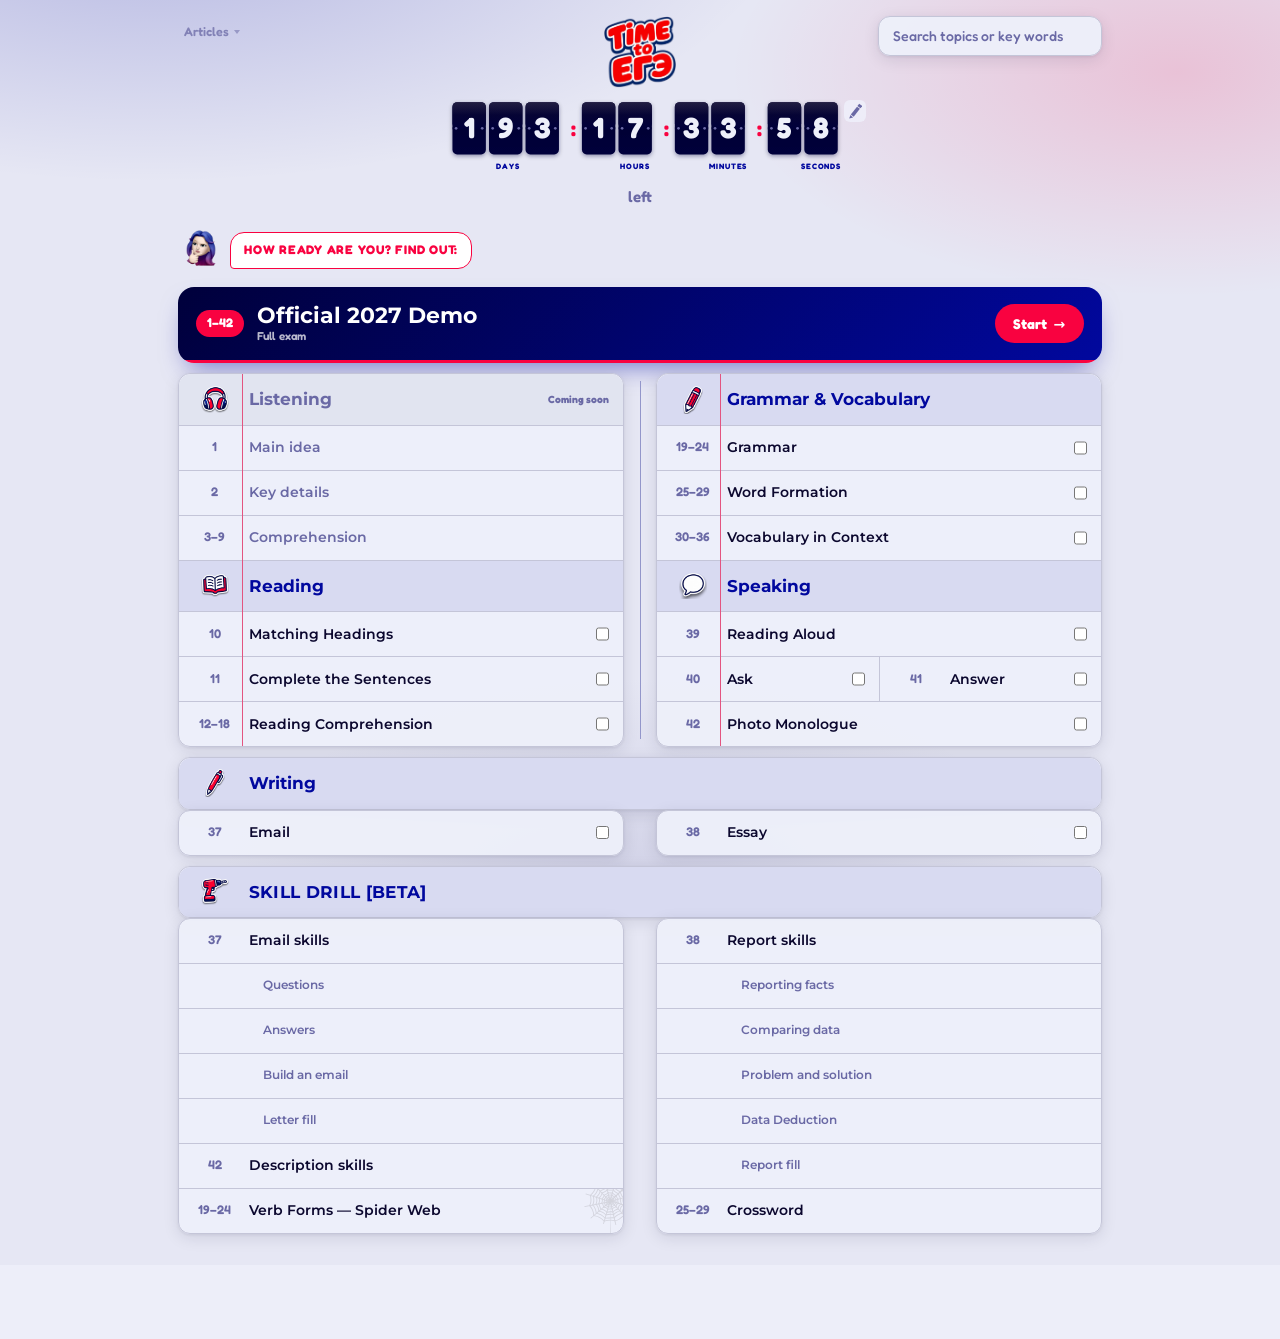
<file: index.html>
<!DOCTYPE html>
<html lang="en">
<head>
  <meta charset="UTF-8" />
  <meta name="viewport" content="width=device-width, initial-scale=1.0" />
  <title>Time to ЕГЭ – Yap O'Clock</title>
  <link rel="icon" href="assets/timetoege.png" type="image/png" />
  <link href="https://fonts.googleapis.com/css2?family=Fredoka:wght@500;600;700&family=Montserrat:wght@400;500;600;700&display=swap" rel="stylesheet" />
  <link rel="stylesheet" href="css/shell.css" />
  <link rel="stylesheet" href="css/index.css" />
</head>
<body class="yap-brand">
  <main class="ege-page ege-page--catalog">
    <header class="ege-topbar ege-catalog-header">
      <div class="ege-topbar__row">
        <div class="ege-topbar__left">
          <div class="ege-header">
            <h1 class="ege-header__title">
              <a class="ege-header__brand-link" href="https://t.me/mossyaps" target="_blank" rel="noopener noreferrer">
                <img class="ege-brand-mark ege-brand-mark--wordmark" src="assets/timetoege.png" alt="Time to ЕГЭ" width="168" height="72" />
              </a>
            </h1>
            <div class="ege-countdown" id="egeCountdown" aria-live="off">
              <div class="ege-countdown__stage">
                <svg class="ege-countdown__board" viewBox="0 0 760 160" xmlns="http://www.w3.org/2000/svg" aria-hidden="true" focusable="false">
                <defs>
                  <linearGradient id="egeCardDark" x1="0" y1="0" x2="0" y2="1">
                    <stop offset="0%" stop-color="#0b072e"/>
                    <stop offset="100%" stop-color="#00003b"/>
                  </linearGradient>
                  <linearGradient id="egeCardShine" x1="0" y1="0" x2="0" y2="1">
                    <stop offset="0%" stop-color="#eef0fa" stop-opacity="0.10"/>
                    <stop offset="50%" stop-color="#eef0fa" stop-opacity="0"/>
                  </linearGradient>
                  <filter id="egeCardShadow" x="-30%" y="-30%" width="160%" height="160%">
                    <feDropShadow dx="0" dy="3" stdDeviation="4" flood-color="#00003b" flood-opacity="0.4"/>
                  </filter>
                  <g id="egeCardFace">
                    <rect width="64" height="100" rx="9" fill="url(#egeCardDark)" filter="url(#egeCardShadow)"/>
                    <rect width="64" height="50" rx="9" fill="url(#egeCardDark)"/>
                    <rect y="48" width="64" height="4" fill="#00003b" opacity="0.7"/>
                    <rect width="64" height="50" rx="9" fill="url(#egeCardShine)"/>
                    <circle cx="7" cy="50" r="2.6" fill="#6a69a5"/>
                    <circle cx="57" cy="50" r="2.6" fill="#6a69a5"/>
                  </g>
                </defs>

                <g transform="translate(20,8)">
                  <use href="#egeCardFace"/>
                  <text id="egeCdD0" class="ege-countdown__digit" x="32" y="69" text-anchor="middle">0</text>
                  <text class="ege-countdown__label" x="106" y="128" text-anchor="middle">DAYS</text>
                </g>
                <g transform="translate(90,8)">
                  <use href="#egeCardFace"/>
                  <text id="egeCdD1" class="ege-countdown__digit" x="32" y="69" text-anchor="middle">0</text>
                </g>
                <g transform="translate(160,8)">
                  <use href="#egeCardFace"/>
                  <text id="egeCdD2" class="ege-countdown__digit" x="32" y="69" text-anchor="middle">0</text>
                </g>

                <text class="ege-countdown__colon" x="248" y="72">:</text>

                <g transform="translate(268,8)">
                  <use href="#egeCardFace"/>
                  <text id="egeCdH0" class="ege-countdown__digit" x="32" y="69" text-anchor="middle">0</text>
                  <text class="ege-countdown__label" x="102" y="128" text-anchor="middle">HOURS</text>
                </g>
                <g transform="translate(338,8)">
                  <use href="#egeCardFace"/>
                  <text id="egeCdH1" class="ege-countdown__digit" x="32" y="69" text-anchor="middle">0</text>
                </g>

                <text class="ege-countdown__colon" x="426" y="72">:</text>

                <g transform="translate(446,8)">
                  <use href="#egeCardFace"/>
                  <text id="egeCdM0" class="ege-countdown__digit" x="32" y="69" text-anchor="middle">0</text>
                  <text class="ege-countdown__label" x="102" y="128" text-anchor="middle">MINUTES</text>
                </g>
                <g transform="translate(516,8)">
                  <use href="#egeCardFace"/>
                  <text id="egeCdM1" class="ege-countdown__digit" x="32" y="69" text-anchor="middle">0</text>
                </g>

                <text class="ege-countdown__colon" x="604" y="72">:</text>

                <g transform="translate(624,8)">
                  <use href="#egeCardFace"/>
                  <text id="egeCdS0" class="ege-countdown__digit" x="32" y="69" text-anchor="middle">0</text>
                  <text class="ege-countdown__label" x="102" y="128" text-anchor="middle">SECONDS</text>
                </g>
                <g transform="translate(694,8)">
                  <use href="#egeCardFace"/>
                  <text id="egeCdS1" class="ege-countdown__digit" x="32" y="69" text-anchor="middle">0</text>
                </g>
                </svg>
                <div class="ege-countdown__corner">
                  <button
                    type="button"
                    class="ege-countdown__edit"
                    id="egeCountdownEdit"
                    aria-label="Set custom date"
                    title="Set date"
                  >
                    <span class="ege-countdown__edit-icon" aria-hidden="true"></span>
                  </button>
                  <form class="ege-countdown__form" id="egeCountdownForm" hidden>
                    <label class="ege-countdown__form-label" for="egeCountdownDate">DD/MM/YYYY</label>
                    <input
                      class="ege-countdown__date"
                      id="egeCountdownDate"
                      type="text"
                      inputmode="numeric"
                      autocomplete="off"
                      maxlength="10"
                      placeholder="DD/MM/YYYY"
                      spellcheck="false"
                    />
                  </form>
                </div>
              </div>
              <span class="ege-countdown__tail">left</span>
            </div>
          </div>
        </div>
      </div>
    </header>

    <div class="ege-catalog" id="egeCatalog" aria-live="polite" aria-busy="true">
      <p class="ege-loading">Loading…</p>
    </div>
  </main>

  <script>
    (function () {
      var catalog = document.getElementById("egeCatalog");
      // The exam runner (2027/topic.html) hard-gates on isPromoUnlocked() and
      // bounce-redirects with no context if it isn't -- linking straight to
      // it skipped the promo page entirely, so "Start" from the catalog
      // jumped right to a code prompt with no explanation of what it's for.
      // The promo page has the same gate, just as an inline overlay with
      // the actual ЕГЭ materials/countdown/subscribe CTA around it, and its
      // own "Start mock exam" button is what proceeds into the exam.
      var DEMO_2027_HREF = "2027/index.html";
      var DEFAULT_EGE = new Date(2027, 5, 16, 10, 0, 0).getTime();
      var STORAGE_KEY = "ege-prep:countdown-date";
      var EGE_AT = DEFAULT_EGE;
      var countdownDone = false;

      function pad2(n) {
        return n < 10 ? "0" + n : String(n);
      }

      function formatDate(ms) {
        var d = new Date(ms);
        return pad2(d.getDate()) + "/" + pad2(d.getMonth() + 1) + "/" + d.getFullYear();
      }

      function parseDateDMY(text) {
        var m = String(text || "")
          .trim()
          .match(/^(\d{1,2})[/.\-](\d{1,2})[/.\-](\d{4})$/);
        if (!m) return null;
        var day = parseInt(m[1], 10);
        var month = parseInt(m[2], 10);
        var year = parseInt(m[3], 10);
        if (month < 1 || month > 12 || day < 1 || day > 31) return null;
        var dt = new Date(year, month - 1, day, 10, 0, 0);
        if (
          dt.getFullYear() !== year ||
          dt.getMonth() !== month - 1 ||
          dt.getDate() !== day
        ) {
          return null;
        }
        return dt.getTime();
      }

      function loadStoredDate() {
        try {
          var raw = localStorage.getItem(STORAGE_KEY);
          if (!raw) return DEFAULT_EGE;
          var parsed = parseDateDMY(raw);
          return parsed == null ? DEFAULT_EGE : parsed;
        } catch (err) {
          return DEFAULT_EGE;
        }
      }

      function saveStoredDate(ms) {
        try {
          localStorage.setItem(STORAGE_KEY, formatDate(ms));
        } catch (err) {
          /* ignore quota / private mode */
        }
      }

      EGE_AT = loadStoredDate();

      function padDigits(n, width) {
        var s = String(Math.max(0, n));
        while (s.length < width) s = "0" + s;
        if (s.length > width) s = s.slice(-width);
        return s;
      }

      function setDigit(id, ch) {
        var node = document.getElementById(id);
        if (node && node.textContent !== ch) node.textContent = ch;
      }

      function setDigitGroup(ids, value) {
        for (var i = 0; i < ids.length; i += 1) {
          setDigit(ids[i], value.charAt(i));
        }
      }

      function tickCountdown() {
        var el = document.getElementById("egeCountdown");
        if (!el) return;
        var ms = EGE_AT - Date.now();
        if (ms <= 0) {
          countdownDone = true;
          el.setAttribute("aria-label", "Date reached. No countdown left.");
          setDigitGroup(["egeCdD0", "egeCdD1", "egeCdD2"], "000");
          setDigitGroup(["egeCdH0", "egeCdH1"], "00");
          setDigitGroup(["egeCdM0", "egeCdM1"], "00");
          setDigitGroup(["egeCdS0", "egeCdS1"], "00");
          return;
        }
        countdownDone = false;
        var totalSec = Math.floor(ms / 1000);
        var days = Math.floor(totalSec / 86400);
        var hours = Math.floor((totalSec % 86400) / 3600);
        var mins = Math.floor((totalSec % 3600) / 60);
        var secs = totalSec % 60;

        el.setAttribute(
          "aria-label",
          days +
            " days " +
            hours +
            " hours " +
            mins +
            " minutes " +
            secs +
            " seconds left"
        );
        setDigitGroup(["egeCdD0", "egeCdD1", "egeCdD2"], padDigits(days, 3));
        setDigitGroup(["egeCdH0", "egeCdH1"], padDigits(hours, 2));
        setDigitGroup(["egeCdM0", "egeCdM1"], padDigits(mins, 2));
        setDigitGroup(["egeCdS0", "egeCdS1"], padDigits(secs, 2));
      }

      function wireCountdownEdit() {
        var editBtn = document.getElementById("egeCountdownEdit");
        var form = document.getElementById("egeCountdownForm");
        var input = document.getElementById("egeCountdownDate");
        if (!editBtn || !form || !input) return;

        function openEditor() {
          input.value = formatDate(EGE_AT);
          form.hidden = false;
          editBtn.hidden = true;
          input.focus();
          input.select();
        }

        function closeEditor() {
          form.hidden = true;
          editBtn.hidden = false;
          input.classList.remove("is-invalid");
        }

        function applyDate() {
          var parsed = parseDateDMY(input.value);
          if (parsed == null) {
            input.classList.add("is-invalid");
            input.focus();
            return;
          }
          EGE_AT = parsed;
          countdownDone = false;
          saveStoredDate(EGE_AT);
          input.classList.remove("is-invalid");
          closeEditor();
          tickCountdown();
        }

        editBtn.addEventListener("click", openEditor);
        form.addEventListener("submit", function (event) {
          event.preventDefault();
          applyDate();
        });
        input.addEventListener("keydown", function (event) {
          if (event.key === "Escape") {
            event.preventDefault();
            closeEditor();
          }
        });
        input.addEventListener("blur", function () {
          if (form.hidden) return;
          window.setTimeout(function () {
            if (document.activeElement === input) return;
            if (!form.hidden) applyDate();
          }, 120);
        });
      }

      tickCountdown();
      setInterval(tickCountdown, 1000);
      wireCountdownEdit();

      var groupOrder = ["Listening", "Reading", "Grammar & Vocabulary", "Writing", "Speaking"];
      var groupIcons = {
        Listening: "headphones",
        Reading: "book",
        "Grammar & Vocabulary": "pencil",
        Writing: "pen",
        Speaking: "bubble"
      };
      var groupRanges = {
        Listening: { from: 1, to: 9 },
        Reading: { from: 10, to: 18 },
        "Grammar & Vocabulary": { from: 19, to: 36 },
        Writing: { from: 37, to: 38 },
        Speaking: { from: 39, to: 42 }
      };
      var groupKeywords = {
        Listening: "listening аудирование audio hear",
        Reading: "reading чтение text passage",
        "Grammar & Vocabulary": "grammar vocabulary грамматика лексика words lexico",
        Writing: "writing письмо email essay письменная речь",
        Speaking: "speaking говорение oral talk устная речь"
      };
      var sectionKeywords = {
        "listening-main": "main idea gist основная мысль",
        "listening-select": "key details select statements детали",
        listening: "interview dialogue speakers интервью",
        "matching-headings": "matching headings titles paragraphs заголовки",
        "gap-fill": "gap fill complete sentences missing parts пропуски",
        "reading-comprehension": "reading comprehension multiple choice вопросы",
        "grammar-transformations": "grammar transformations verb forms tense грамматика",
        "word-formation": "word formation словообразование suffixes prefixes",
        "vocabulary-cloze": "vocabulary in context cloze multiple choice лексика",
        writing: "writing personal email opinion essay письмо эссе",
        "speaking-aloud": "reading aloud чтение вслух pronunciation",
        "speaking-questions": "direct questions advertisement ask вопросы объявление",
        "speaking-interview": "interview questions examiner интервью",
        speaking: "photo monologue compare pictures фото монолог"
      };
      var searchIndex = [];
      var menuWrap = null;
      var searchWrap = null;
      var resultsList = null;
      var emptyEl = null;
      var MAX_RESULTS = 40;
      var BOOK_LEFT = ["Listening", "Reading"];
      var BOOK_RIGHT = ["Grammar & Vocabulary", "Speaking"];
      // A whole column of its own left the two book pages lopsided, so the
      // Writing group runs full-width under both instead. Each line pairs the
      // task 37 section with its task 38 counterpart.
      // Sections that share one split row inside a page column, so the two
      // book pages end up with the same number of rows.
      var PAIRED_ROWS = [["speaking-questions", "speaking-interview"]];
      // Half-width cells, so a couple of titles need a shorter display form.
      var PAIRED_LABELS = {
        "speaking-questions": "Ask",
        "speaking-interview": "Answer"
      };

      var BOOK_WIDE = {
        group: "Writing",
        labels: { "writing-email": "Email", "writing-essay": "Essay" },
        rows: [["writing-email", "writing-essay"]]
      };

      // Drills are practice for a task, never the exam task itself. They are
      // kept out of the exam-task pages entirely and listed in their own block
      // so the two are never mistaken for each other.
      var SKILLS_SECTIONS = [
        "writing-skills-questions",
        "writing-skills-facts",
        "speaking-skills",
        "reading-skills",
        "reading-speed-recall",
        "grammar-verb-forms",
        "word-formation-crossword"
      ];

      function formatExamNum(from, to) {
        if (from == null) return "";
        if (to == null || to === from) return String(from);
        return from + "–" + to;
      }

      function normalizeSearch(text) {
        return String(text || "")
          .toLowerCase()
          .replace(/<[^>]+>/g, " ")
          .replace(/[–—−]/g, "-")
          .replace(/[^a-z0-9а-яё&/\s-]+/gi, " ")
          .replace(/\s+/g, " ")
          .trim();
      }

      function escapeHtml(text) {
        return String(text || "")
          .replace(/&/g, "&amp;")
          .replace(/</g, "&lt;")
          .replace(/>/g, "&gt;")
          .replace(/"/g, "&quot;");
      }

      function cleanSnippetText(text) {
        return String(text || "")
          .replace(/<[^>]+>/g, " ")
          .replace(/\s+/g, " ")
          .trim();
      }

      function queryTokens(query) {
        return normalizeSearch(query)
          .split(/[\s/-]+/)
          .filter(function (token) {
            return token.length > 0;
          });
      }

      function searchTokens(text) {
        return normalizeSearch(text)
          .split(/[\s/-]+/)
          .filter(function (token) {
            return token.length > 0;
          });
      }

      function tokenMatches(hayToken, needle) {
        if (!needle) return false;
        if (hayToken === needle) return true;
        return needle.length >= 3 && hayToken.indexOf(needle) === 0;
      }

      function textHasAllTokens(text, tokens) {
        if (!tokens.length) return false;
        var hay = searchTokens(text);
        for (var i = 0; i < tokens.length; i += 1) {
          var needle = tokens[i];
          var found = false;
          for (var j = 0; j < hay.length; j += 1) {
            if (tokenMatches(hay[j], needle)) {
              found = true;
              break;
            }
          }
          if (!found) return false;
        }
        return true;
      }

      function findMatchSnippet(bits, tokens) {
        if (!tokens.length) return "";

        for (var i = 0; i < bits.length; i += 1) {
          var raw = cleanSnippetText(bits[i]);
          if (!raw || raw.length < 2) continue;
          if (!textHasAllTokens(raw, tokens)) continue;

          var lower = raw.toLowerCase();
          var token = tokens[0];
          var idx = lower.indexOf(token);
          if (idx < 0) idx = 0;
          var matchLen = token.length;

          var radius = 42;
          var start = Math.max(0, idx - radius);
          var end = Math.min(raw.length, idx + matchLen + radius);
          var before = (start > 0 ? "…" : "") + raw.slice(start, idx);
          var hit = raw.slice(idx, idx + matchLen);
          var after = raw.slice(idx + matchLen, end) + (end < raw.length ? "…" : "");
          return (
            escapeHtml(before) +
            "<mark>" +
            escapeHtml(hit) +
            "</mark>" +
            escapeHtml(after)
          );
        }
        return "";
      }

      function matchReason(entry, tokens) {
        if (!tokens.length) return "";
        if (textHasAllTokens(entry.label, tokens)) return "";
        if (textHasAllTokens(entry.meta, tokens)) return "";
        if (textHasAllTokens(entry.num, tokens)) return "";
        return findMatchSnippet(entry.bits || [], tokens);
      }

      function scoreSearchHit(entry, tokens, qNorm) {
        var label = normalizeSearch(entry.label);
        var meta = normalizeSearch(entry.meta);
        var num = normalizeSearch(entry.num);
        var search = entry.search || "";
        var score = 0;

        if (entry.kind === "section") score += 200;
        else if (entry.kind === "variant") score += 120;
        else score += 20;

        if (label === qNorm) score += 100;
        else if (qNorm && label.indexOf(qNorm) !== -1) score += 70;

        if (textHasAllTokens(label, tokens)) score += 50;
        if (textHasAllTokens(num, tokens)) score += 45;
        if (textHasAllTokens(meta, tokens)) score += 15;
        if (qNorm && search.indexOf(qNorm) !== -1) score += 10;

        return score;
      }

      function groupSections(sections) {
        var map = {};
        sections.forEach(function (section) {
          var name = section.group || "Other";
          if (!map[name]) map[name] = [];
          map[name].push(section);
        });
        return groupOrder
          .filter(function (name) {
            return map[name] && map[name].length;
          })
          .map(function (name) {
            return { name: name, sections: map[name] };
          });
      }

      function firstAvailableSection(sections) {
        for (var i = 0; i < sections.length; i += 1) {
          if (sections[i].available !== false) return sections[i];
        }
        return null;
      }

      function appendRow(list, options) {
        // A paired row (e.g. 40 | 41) hands in the <li> so two rows share it.
        var item = options.item || document.createElement("li");
        if (!options.item) {
          item.className =
            "ege-catalog-list__item" +
            (options.itemClass ? " " + options.itemClass : "");
        }

        var available = options.available !== false;
        var useCheckbox = !!(available && options.checkbox);
        var row;

        if (useCheckbox) {
          row = document.createElement("div");
        } else {
          row = available ? document.createElement("a") : document.createElement("div");
        }

        row.className =
          "ege-catalog-row" +
          (available ? "" : " ege-catalog-row--locked") +
          (options.rowClass ? " " + options.rowClass : "") +
          (useCheckbox ? " ege-catalog-row--selectable" : "");

        var labelHtml = options.label
          ? '<span class="ege-catalog-row__label">' + escapeHtml(options.label) + "</span>"
          : '<span class="ege-catalog-row__label"></span>';
        if (options.meta) {
          labelHtml +=
            '<span class="ege-catalog-row__meta">' + escapeHtml(options.meta) + "</span>";
        }
        if (options.hint) {
          labelHtml +=
            '<span class="ege-catalog-row__hint">' + options.hint + "</span>";
        }

        if (useCheckbox) {
          row.innerHTML =
            '<span class="ege-catalog-row__num">' +
            escapeHtml(options.num || "") +
            "</span>" +
            '<a class="ege-catalog-row__hit" href="' +
            escapeHtml(options.href || "") +
            '" aria-label="' +
            escapeHtml(options.ariaLabel || options.label || "") +
            '">' +
            '<div class="ege-catalog-row__body">' +
            labelHtml +
            "</div>" +
            "</a>" +
            '<label class="ege-catalog-row__check-wrap">' +
            '<input type="checkbox" class="ege-catalog-row__check" ' +
            'data-section-id="' +
            escapeHtml(options.checkbox.sectionId) +
            '" aria-label="Select ' +
            escapeHtml(options.checkbox.label || options.label || "task") +
            '">' +
            "</label>";

          var check = row.querySelector(".ege-catalog-row__check");
          if (check) {
            check.addEventListener("change", function () {
              if (typeof options.checkbox.onChange === "function") {
                options.checkbox.onChange(check);
              }
            });
          }
        } else {
          if (available && options.href) {
            row.href = options.href;
            row.setAttribute("aria-label", options.ariaLabel || options.label || "");
          } else {
            row.setAttribute(
              "aria-label",
              (options.ariaLabel || options.label || "") +
                (available ? "" : ", coming soon")
            );
          }

          row.innerHTML =
            '<span class="ege-catalog-row__num">' +
            (options.num || "") +
            "</span>" +
            '<div class="ege-catalog-row__body">' +
            labelHtml +
            "</div>" +
            (available || options.hideSoon
              ? ""
              : '<span class="ege-catalog-row__soon">' +
                escapeHtml(options.soon || "Coming soon") +
                "</span>");

          if (options.icon && !(options.num || "").trim()) {
            var numEl = row.querySelector(".ege-catalog-row__num");
            numEl.textContent = "";
            var icon = document.createElement("span");
            icon.className =
              "ege-catalog-row__icon ege-catalog-group__icon ege-catalog-group__icon--" +
              options.icon;
            icon.setAttribute("aria-hidden", "true");
            numEl.appendChild(icon);
          }
        }

        item.appendChild(row);
        if (!options.item) list.appendChild(item);
        return item;
      }

      function buildSearchIndex(sections, topicsById) {
        var index = [];

        index.push({
          kind: "variant",
          href: DEMO_2027_HREF,
          available: true,
          num: formatExamNum(1, 42),
          label: "Official 2027 Demo",
          meta: "Full exam",
          bits: ["official 2027 demo", "mock exam", "full exam", "exam", "демо 2027", "полный вариант", "фипи"],
          search: normalizeSearch(
            "official 2027 demo mock exam full exam variant 1-42 1 42 демо 2027 полный вариант фипи"
          )
        });

        sections.forEach(function (section) {
          if (section.available === false) return;
          var range = formatExamNum(section.examFrom, section.examTo);
          var bits = [
            section.group,
            section.title,
            section.id,
            range,
            String(section.examFrom || ""),
            String(section.examTo || ""),
            groupKeywords[section.group] || "",
            sectionKeywords[section.id] || ""
          ];

          index.push({
            kind: "section",
            href: "topic.html?t=" + encodeURIComponent(section.id),
            available: true,
            num: range,
            label: section.title || section.id,
            meta: section.group || "",
            bits: bits,
            group: section.group || "",
            sectionId: section.id,
            search: normalizeSearch(bits.join(" ")),
            icon: groupIcons[section.group] || ""
          });

          var topic = topicsById[section.id];
          if (!topic || !topic.tasks) return;

          topic.tasks.forEach(function (task) {
            // Reachable only via a variant's exact-id lookup (E.mountTopic
            // drops it from normal browsing) -- indexing it here would
            // duplicate whichever practice task(s) replace it in search.
            if (task.examOnly) return;
            var label = task.nav || task.title || task.id;
            var meta = (section.title || section.id) + " · " + (section.group || "");
            var bits = [
              label,
              task.id,
              section.group,
              section.title,
              section.id,
              range
            ];
            index.push({
              kind: "task",
              href:
                "topic.html?t=" +
                encodeURIComponent(section.id) +
                "&task=" +
                encodeURIComponent(task.id),
              available: true,
              num: "",
              label: label,
              meta: meta,
              bits: bits,
              group: section.group || "",
              sectionId: section.id,
              taskId: task.id,
              search: normalizeSearch(bits.join(" "))
            });
          });
        });

        return index;
      }

      function renderSearchResults(query) {
        var tokens = queryTokens(query);
        var qNorm = tokens.join(" ");
        resultsList.textContent = "";

        if (!tokens.length) {
          resultsList.hidden = true;
          emptyEl.hidden = true;
          if (searchWrap) searchWrap.classList.remove("is-open");
          return;
        }

        if (searchWrap) searchWrap.classList.add("is-open");

        var hits = [];
        for (var i = 0; i < searchIndex.length; i += 1) {
          var entry = searchIndex[i];
          if (!textHasAllTokens(entry.search, tokens)) continue;
          hits.push({
            entry: entry,
            score: scoreSearchHit(entry, tokens, qNorm)
          });
        }

        hits.sort(function (a, b) {
          if (b.score !== a.score) return b.score - a.score;
          return (a.entry.label || "").localeCompare(b.entry.label || "");
        });

        if (!hits.length) {
          resultsList.hidden = true;
          emptyEl.hidden = false;
          return;
        }

        resultsList.hidden = false;
        emptyEl.hidden = true;
        hits.slice(0, MAX_RESULTS).forEach(function (hit) {
          var entry = hit.entry;
          var hint = matchReason(entry, tokens);
          appendRow(resultsList, {
            num: entry.num,
            label: entry.label,
            meta: entry.meta,
            hint: hint,
            available: entry.available !== false,
            soon: entry.soon,
            href: entry.href,
            ariaLabel: (entry.label + (entry.meta ? ", " + entry.meta : "")).trim(),
            rowClass:
              entry.kind === "task"
                ? "ege-catalog-row--task ege-catalog-row--result"
                : "ege-catalog-row--section ege-catalog-row--result" +
                  (entry.kind === "variant" ? " ege-catalog-row--variant" : ""),
            itemClass:
              entry.kind === "task"
                ? "ege-catalog-list__item--task"
                : "ege-catalog-list__item--section",
            icon: entry.icon || ""
          });
        });
      }

      fetch("sections.json")
        .then(function (res) {
          return res.json();
        })
        .then(function (data) {
          if (data.title) {
            document.title = data.title + " – Yap O'Clock";
            var brandMark = document.querySelector(".ege-brand-mark--wordmark");
            if (brandMark) brandMark.alt = data.title;
          }

          if (!data.sections || !data.sections.length) {
            catalog.innerHTML = '<p class="ege-empty">No sections yet.</p>';
            catalog.removeAttribute("aria-busy");
            return;
          }

          var availableSections = data.sections.filter(function (section) {
            return section.available !== false;
          });

          return Promise.all(
            availableSections.map(function (section) {
              return fetch("data/" + section.id + ".json")
                .then(function (res) {
                  if (!res.ok) throw new Error("missing");
                  return res.json();
                })
                .then(function (topic) {
                  return { id: section.id, topic: topic };
                })
                .catch(function () {
                  return { id: section.id, topic: null };
                });
            })
          ).then(function (loaded) {
            var topicsById = {};
            loaded.forEach(function (entry) {
              if (entry.topic) topicsById[entry.id] = entry.topic;
            });
            searchIndex = buildSearchIndex(data.sections, topicsById);

            catalog.textContent = "";

            searchWrap = document.createElement("div");
            searchWrap.className = "ege-catalog-search";
            var searchInput = document.createElement("input");
            searchInput.type = "search";
            searchInput.className = "ege-catalog-search__input";
            searchInput.id = "egeCatalogSearch";
            searchInput.placeholder = "Search topics or key words";
            searchInput.setAttribute("aria-label", "Search topics or key words");
            searchInput.autocomplete = "off";
            searchWrap.appendChild(searchInput);

            resultsList = document.createElement("ul");
            resultsList.className =
              "ege-catalog-list ege-catalog-list--menu ege-catalog-list--results";
            resultsList.id = "egeCatalogResults";
            resultsList.hidden = true;

            emptyEl = document.createElement("p");
            emptyEl.className = "ege-catalog-search__empty";
            emptyEl.textContent = "No matches";
            emptyEl.hidden = true;

            searchWrap.appendChild(resultsList);
            searchWrap.appendChild(emptyEl);
            // Lives in the header's top-right corner, so the catalog below
            // starts with the mock exam rather than a search box.
            var topbarRow = document.querySelector(".ege-catalog-header .ege-topbar__row");
            if (topbarRow) topbarRow.appendChild(searchWrap);
            else catalog.appendChild(searchWrap);

            var ARTICLES = [
              {
                title: "Разбор \"Hangman\" в ESOL",
                href: "https://telegra.ph/Metodicheskij-razbor-igry-Hangman-v-obuchenii-ESOL-07-31"
              },
              {
                title: "UX для подготовки к ЕГЭ (№12-18)",
                href: "https://telegra.ph/UX-v-obrazovatelnyh-platformah-dlya-podgotovki-k-EGEH-na-primere-zadanij-12-18-08-11"
              },
              {
                title: "Дай мне знак",
                href: "https://telegra.ph/Daj-mne-znak-09-02"
              },
              {
                title: "Антиплагиат 2.0",
                href: "https://telegra.ph/Antiplagiat-20--konec-kuplennym-diplomam-09-16"
              }
            ];

            var articlesWrap = document.createElement("div");
            articlesWrap.className = "ege-catalog-articles";

            var articlesToggle = document.createElement("button");
            articlesToggle.type = "button";
            articlesToggle.className = "ege-catalog-articles__toggle";
            articlesToggle.id = "egeCatalogArticlesToggle";
            articlesToggle.textContent = "Articles";
            articlesToggle.setAttribute("aria-haspopup", "true");
            articlesToggle.setAttribute("aria-expanded", "false");

            var articlesList = document.createElement("ul");
            articlesList.className = "ege-catalog-articles__list";
            articlesList.id = "egeCatalogArticlesList";
            articlesList.hidden = true;

            ARTICLES.forEach(function (article) {
              var item = document.createElement("li");
              var link = document.createElement("a");
              link.className = "ege-catalog-articles__link";
              link.href = article.href;
              link.target = "_blank";
              link.rel = "noopener noreferrer";

              var title = document.createElement("span");
              title.className = "ege-catalog-articles__title";
              title.textContent = article.title;
              link.appendChild(title);

              var cta = document.createElement("span");
              cta.className = "ege-catalog-articles__cta";
              cta.textContent = "Читать →";
              cta.setAttribute("aria-hidden", "true");
              link.appendChild(cta);

              item.appendChild(link);
              articlesList.appendChild(item);
            });

            articlesToggle.addEventListener("click", function () {
              var open = articlesList.hidden;
              articlesList.hidden = !open;
              articlesToggle.setAttribute("aria-expanded", open ? "true" : "false");
            });

            document.addEventListener("click", function (event) {
              if (!articlesWrap.contains(event.target)) {
                articlesList.hidden = true;
                articlesToggle.setAttribute("aria-expanded", "false");
              }
            });

            articlesWrap.appendChild(articlesToggle);
            articlesWrap.appendChild(articlesList);
            if (topbarRow) topbarRow.appendChild(articlesWrap);
            else catalog.appendChild(articlesWrap);

            menuWrap = document.createElement("div");
            menuWrap.className = "ege-catalog-menu";
            menuWrap.id = "egeCatalogMenu";

            var hookWrap = document.createElement("div");
            hookWrap.className = "ege-catalog-hook-wrap";

            var hookSticker = document.createElement("img");
            hookSticker.className = "ege-catalog-hook-sticker";
            hookSticker.src = "assets/stickers/hmm.webp";
            hookSticker.alt = "";
            hookSticker.setAttribute("aria-hidden", "true");
            hookSticker.loading = "lazy";
            hookWrap.appendChild(hookSticker);

            var variantHook = document.createElement("p");
            variantHook.className = "ege-catalog-hook";
            variantHook.textContent = "How ready are you? Find out:";
            hookWrap.appendChild(variantHook);

            menuWrap.appendChild(hookWrap);

            var variantList = document.createElement("ul");
            variantList.className =
              "ege-catalog-list ege-catalog-list--menu ege-catalog-list--variant";
            appendRow(variantList, {
              num: formatExamNum(1, 42),
              label: "Official 2027 Demo",
              available: true,
              href: DEMO_2027_HREF,
              meta: "Full exam",
              ariaLabel: "Official 2027 Demo, tasks 1 to 42",
              rowClass: "ege-catalog-row--section ege-catalog-row--variant",
              itemClass: "ege-catalog-list__item--section"
            });
            var variantRow = variantList.querySelector(".ege-catalog-row");
            if (variantRow) setRowStartLabel(variantRow, "Start");
            menuWrap.appendChild(variantList);

            var book = document.createElement("div");
            book.className = "ege-catalog-book";
            book.setAttribute("role", "presentation");

            var groups = groupSections(data.sections);
            var groupsByName = {};
            groups.forEach(function (group) {
              groupsByName[group.name] = group;
            });

            var sectionById = {};
            data.sections.forEach(function (section) {
              sectionById[section.id] = section;
            });

            var playlistChecks = [];
            var groupHeaders = {};

            var playlistList = document.createElement("ul");
            playlistList.className =
              "ege-catalog-list ege-catalog-list--menu ege-catalog-list--playlist";
            playlistList.hidden = true;

            function playlistHref(ids) {
              if (ids.length === 1) {
                return "topic.html?t=" + encodeURIComponent(ids[0]);
              }
              return (
                "topic.html?parts=" + ids.map(encodeURIComponent).join(",")
              );
            }

            function playlistStartLabel(count) {
              return count === 1 ? "Start" : "Start " + count;
            }

            function setRowStartLabel(row, text) {
              if (!row) return;
              var start = row.querySelector(".ege-catalog-row__start");
              if (!text) {
                if (start) start.remove();
                return;
              }
              if (!start) {
                start = document.createElement("span");
                start.className = "ege-catalog-row__start";
                row.appendChild(start);
              }
              start.textContent = text;
            }

            function selectedSectionIds() {
              var checked = {};
              playlistChecks.forEach(function (entry) {
                if (entry.input.checked) checked[entry.sectionId] = true;
              });
              var ids = [];
              data.sections.forEach(function (section) {
                if (checked[section.id]) ids.push(section.id);
              });
              return ids;
            }

            function resetGroupHeader(header) {
              if (!header || !header.row) return;
              header.row.classList.remove(
                "ege-catalog-row--playlist-active",
                "ege-catalog-row--playlist-picking"
              );
              setRowStartLabel(header.row, "");
              header.row.href = header.groupHref;
              header.row.setAttribute(
                "aria-label",
                header.name + " (all available parts)"
              );
              if (header.body) {
                header.body.textContent = "";
                var label = document.createElement("span");
                label.className = "ege-catalog-row__label";
                label.textContent = header.name;
                header.body.appendChild(label);
              }
            }

            function playlistStepLabel(id) {
              var section = sectionById[id];
              if (!section) return id;
              return formatExamNum(section.examFrom, section.examTo);
            }

            function buildPlaylistTrack(ids) {
              var progress = document.createElement("div");
              progress.className = "ege-listening-progress ege-playlist-progress";

              var track = document.createElement("div");
              track.className = "ege-listening-progress__track";

              ids.forEach(function (id, index) {
                if (index > 0) {
                  var line = document.createElement("span");
                  line.className = "ege-listening-progress__line is-complete";
                  line.setAttribute("aria-hidden", "true");
                  track.appendChild(line);
                }

                var step = document.createElement("span");
                step.className = "ege-listening-progress__step is-current";
                step.textContent = playlistStepLabel(id);
                track.appendChild(step);
              });

              progress.appendChild(track);
              return progress;
            }

            function setPlaylistBody(body, ids) {
              if (!body) return;
              body.textContent = "";
              body.appendChild(buildPlaylistTrack(ids));
            }

            function activateGroupHeader(header, ids) {
              if (!header || !header.row) return;
              header.row.classList.add("ege-catalog-row--playlist-active");
              setRowStartLabel(header.row, playlistStartLabel(ids.length));
              header.row.href = playlistHref(ids);
              header.row.setAttribute(
                "aria-label",
                header.name +
                  (ids.length === 1
                    ? " (start 1 selected part)"
                    : " (start " + ids.length + " selected parts)")
              );
              setPlaylistBody(header.body, ids);
            }

            function syncPlaylistBar(ids) {
              if (!ids.length) {
                playlistList.hidden = true;
                playlistList.textContent = "";
                return;
              }

              playlistList.hidden = false;
              playlistList.textContent = "";
              appendRow(playlistList, {
                num: "",
                label: "",
                available: true,
                href: playlistHref(ids),
                ariaLabel:
                  ids.length === 1
                    ? "Start 1 selected part"
                    : "Start " + ids.length + " selected parts",
                rowClass:
                  "ege-catalog-row--section ege-catalog-row--playlist ege-catalog-row--playlist-active",
                itemClass: "ege-catalog-list__item--section"
              });
              var row = playlistList.querySelector(".ege-catalog-row");
              var body = row && row.querySelector(".ege-catalog-row__body");
              setPlaylistBody(body, ids);
              setRowStartLabel(row, playlistStartLabel(ids.length));
            }

            function syncPlaylist() {
              var ids = selectedSectionIds();
              Object.keys(groupHeaders).forEach(function (name) {
                resetGroupHeader(groupHeaders[name]);
              });

              if (!ids.length) {
                syncPlaylistBar([]);
                return;
              }

              var groupsSelected = {};
              ids.forEach(function (id) {
                var section = sectionById[id];
                if (section && section.group) groupsSelected[section.group] = true;
              });
              var groupNames = Object.keys(groupsSelected);

              // The full-width row (Writing) has no group header to take over,
              // so it falls through to the playlist bar like a mixed selection.
              var soleHeader =
                groupNames.length === 1 ? groupHeaders[groupNames[0]] : null;
              if (soleHeader) {
                syncPlaylistBar([]);
                activateGroupHeader(soleHeader, ids);
              } else {
                syncPlaylistBar(ids);
              }
            }

            function appendPairedRow(list, group, members) {
              var item = document.createElement("li");
              item.className =
                "ege-catalog-list__item ege-catalog-list__item--task ege-catalog-list__item--pair";

              members.forEach(function (entry) {
                var section = entry.sections[0];
                var title = PAIRED_LABELS[section.id] || section.title || "";
                if (title === group.name) title = "";
                var num = formatExamNum(section.examFrom, section.examTo);
                var ariaTitle = section.title || title || group.name;

                appendRow(list, {
                  item: item,
                  num: num,
                  label: title,
                  available: true,
                  href: "topic.html?t=" + encodeURIComponent(section.id),
                  ariaLabel: (num + (ariaTitle ? ". " + ariaTitle : "")).trim(),
                  rowClass: "ege-catalog-row--task",
                  checkbox: {
                    sectionId: section.id,
                    label: ariaTitle,
                    onChange: syncPlaylist
                  }
                });

                var check = item.querySelectorAll(".ege-catalog-row__check");
                check = check[check.length - 1];
                if (check) {
                  playlistChecks.push({
                    input: check,
                    sectionId: section.id,
                    groupName: group.name
                  });
                }
              });

              list.appendChild(item);
              return item;
            }

            function appendGroupToList(list, group) {
              if (!group) return;
              group = Object.assign({}, group, {
                sections: group.sections.filter(function (section) {
                  return SKILLS_SECTIONS.indexOf(section.id) === -1;
                })
              });
              if (!group.sections.length) return;

              var allPending = group.sections.every(function (section) {
                return section.available === false;
              });

              var range = groupRanges[group.name] || {};
              var lead = firstAvailableSection(group.sections);
              var iconName = groupIcons[group.name] || "";
              var rangeLabel = formatExamNum(range.from, range.to);
              var groupHref = lead
                ? "topic.html?group=" + encodeURIComponent(group.name)
                : "";

              var headerItem = appendRow(list, {
                num: "",
                label: group.name,
                available: !!lead,
                href: groupHref,
                ariaLabel: lead
                  ? group.name + " (all available parts)"
                  : group.name + ", tasks " + rangeLabel,
                rowClass: "ege-catalog-row--section",
                itemClass: "ege-catalog-list__item--section",
                icon: iconName
              });
              var headerRow = headerItem.querySelector(".ege-catalog-row");

              if (lead && headerRow) {
                groupHeaders[group.name] = {
                  name: group.name,
                  row: headerRow,
                  body: headerRow.querySelector(".ege-catalog-row__body"),
                  groupHref: groupHref
                };
              }

              // Phone-only fold. The header itself stays a link (it doubles as
              // the "practise this whole group" entry point, and syncPlaylist
              // rewrites its href/label), so the fold gets its own button
              // rather than hijacking the row. A wholly pending group starts
              // folded -- there is nothing to open yet, and Listening sits
              // first, so leaving it expanded pushes every live section down
              // the screen. CSS only acts on these below the 820px breakpoint,
              // so the desktop book layout is untouched.
              var groupItems = [];
              var collapsed = allPending;

              var toggle = document.createElement("button");
              toggle.type = "button";
              toggle.className = "ege-catalog-group__toggle";
              headerItem.appendChild(toggle);

              function syncCollapsed() {
                toggle.setAttribute("aria-expanded", collapsed ? "false" : "true");
                toggle.setAttribute(
                  "aria-label",
                  (collapsed ? "Show " : "Hide ") + group.name + " tasks"
                );
                headerItem.classList.toggle("is-group-collapsed", collapsed);
                groupItems.forEach(function (el) {
                  el.classList.toggle("is-group-collapsed", collapsed);
                });
              }

              toggle.addEventListener("click", function () {
                collapsed = !collapsed;
                syncCollapsed();
              });

              // A section that is not live yet has no link and no checkbox, so a
              // run of them reads better as one line than as one dead row per
              // exam number: 1 "Main idea" + 2 "Key details" -> 1-2 "Main idea,
              // Key details".
              // Not when the WHOLE group is pending, though: collapsing every
              // row of it shortens that column and knocks the two-column
              // catalog out of alignment, and the header already carries the
              // "Coming soon" badge, so the merged row only repeated it. Keep
              // one row per exam number there and let the header say it once.
              var entries = [];
              group.sections.forEach(function (section) {
                var pending = section.available === false;
                var previous = entries[entries.length - 1];
                if (pending && !allPending && previous && previous.pending) {
                  previous.sections.push(section);
                  return;
                }
                entries.push({ pending: pending, sections: [section] });
              });

              // Pull configured pairs onto a single split row.
              var paired = [];
              PAIRED_ROWS.forEach(function (ids) {
                var members = ids
                  .map(function (id) {
                    return entries.find(function (entry) {
                      return (
                        !entry.pending &&
                        entry.sections.length === 1 &&
                        entry.sections[0].id === id
                      );
                    });
                  })
                  .filter(Boolean);
                if (members.length !== ids.length) return;
                paired.push(members);
              });

              entries.forEach(function (entry) {
                var pair = paired.find(function (members) {
                  return members.indexOf(entry) !== -1;
                });
                if (pair) {
                  if (pair[0] !== entry) return; // rendered with its partner
                  groupItems.push(appendPairedRow(list, group, pair));
                  return;
                }

                var sections = entry.sections;
                var section = sections[0];
                var available = !entry.pending;
                var title = sections
                  .map(function (item) {
                    var name = item.title || "";
                    return name === group.name ? "" : name;
                  })
                  .filter(Boolean)
                  .join(", ");
                var num = formatExamNum(
                  section.examFrom,
                  sections[sections.length - 1].examTo
                );
                var ariaTitle = title || group.name;

                var taskItem = appendRow(list, {
                  num: num,
                  label: title,
                  available: available,
                  // The group header already says "Coming soon" for a wholly
                  // pending group; repeating it on every row underneath is
                  // noise. The rows still read as locked (greyed, no link),
                  // and the aria-label still announces it.
                  hideSoon: allPending,
                  href: available
                    ? "topic.html?t=" + encodeURIComponent(section.id)
                    : "",
                  ariaLabel: (num + (ariaTitle ? ". " + ariaTitle : "")).trim(),
                  rowClass: "ege-catalog-row--task",
                  itemClass: "ege-catalog-list__item--task",
                  checkbox: available
                    ? {
                        sectionId: section.id,
                        label: ariaTitle,
                        onChange: syncPlaylist
                      }
                    : null
                });

                groupItems.push(taskItem);

                if (available) {
                  var check = taskItem.querySelector(".ege-catalog-row__check");
                  if (check) {
                    playlistChecks.push({
                      input: check,
                      sectionId: section.id,
                      groupName: group.name
                    });
                  }
                }
              });

              syncCollapsed();
            }

            function appendWideRows(book, config) {
              if (!config || !config.rows) return;

              var head = document.createElement("ul");
              head.className =
                "ege-catalog-list ege-catalog-list--menu ege-catalog-book__wide-head";
              head.setAttribute("aria-label", config.group);
              appendRow(head, {
                num: "",
                label: config.group,
                available: true,
                rowClass: "ege-catalog-row--section ege-catalog-row--wide-head",
                itemClass: "ege-catalog-list__item--section",
                icon: groupIcons[config.group] || ""
              });
              book.appendChild(head);

              // One card per book column rather than one card spanning both, so
              // the halves line up with the pages above instead of splitting
              // the full width (which shifted them by half the gutter). Each
              // card stacks its own rows, keeping the skills drills attached to
              // the task they belong to.
              var columns = ["left", "right"].map(function (side) {
                var list = document.createElement("ul");
                list.className =
                  "ege-catalog-list ege-catalog-list--menu ege-catalog-book__wide" +
                  " ege-catalog-book__wide--" +
                  side;
                list.setAttribute("aria-label", config.group);
                return list;
              });

              config.rows.forEach(function (ids) {
                ids.forEach(function (id, column) {
                  var section = sectionById[id];
                  if (!section || section.available === false) return;

                  var list = columns[Math.min(column, columns.length - 1)];
                  var label =
                    (config.labels && config.labels[section.id]) ||
                    section.title ||
                    section.id;
                  var num = formatExamNum(section.examFrom, section.examTo);

                  var item = appendRow(list, {
                    num: num,
                    label: label,
                    available: true,
                    href: "topic.html?t=" + encodeURIComponent(section.id),
                    ariaLabel: (num ? num + ". " + label : label).trim(),
                    rowClass: "ege-catalog-row--task",
                    itemClass: "ege-catalog-list__item--task",
                    checkbox: {
                      sectionId: section.id,
                      label: label,
                      onChange: syncPlaylist
                    }
                  });

                  var check = item.querySelector(".ege-catalog-row__check");
                  if (check) {
                    playlistChecks.push({
                      input: check,
                      sectionId: section.id,
                      groupName: config.group
                    });
                  }

                });
              });

              columns.forEach(function (list) {
                if (list.children.length) book.appendChild(list);
              });
            }

            // One row per kind of drill. Variants of the same kind (a second
            // set of photos, a second pen-friend) are switched from the nav
            // inside the section, not listed here. A section with a single
            // kind gets no rows at all -- its own row already says it.
            function drillKinds(topic) {
              var seen = {};
              var kinds = [];
              ((topic && topic.tasks) || []).forEach(function (task) {
                var name = task.drill || task.nav || task.title || task.id;
                if (seen[name]) return;
                seen[name] = true;
                kinds.push({ label: name, taskId: task.id });
              });
              return kinds.length > 1 ? kinds : [];
            }

            function appendSkillsBlock(book, ids) {
              var sections = ids
                .map(function (id) {
                  return sectionById[id];
                })
                .filter(function (section) {
                  return section && section.available !== false;
                });
              if (!sections.length) return;

              var head = document.createElement("ul");
              head.className =
                "ege-catalog-list ege-catalog-list--menu ege-catalog-book__skills-head";
              head.setAttribute("aria-label", "Skill Drill");
              appendRow(head, {
                num: "",
                label: "Skill Drill [beta]",
                available: true,
                rowClass: "ege-catalog-row--section ege-catalog-row--skills-head",
                itemClass: "ege-catalog-list__item--section",
                icon: "drill"
              });
              book.appendChild(head);

              // Two lists rather than one grid: a grid flows row-wise, which
              // split each section away from the drills beneath it.
              var columns = ["left", "right"].map(function (side) {
                var col = document.createElement("ul");
                col.className =
                  "ege-catalog-list ege-catalog-list--menu ege-catalog-book__skills" +
                  " ege-catalog-book__skills--" +
                  side;
                col.setAttribute("aria-label", "Skill Drill");
                return col;
              });
              var rowCount = [0, 0];

              sections.forEach(function (section) {
                var kinds = drillKinds(topicsById[section.id]);
                var target = rowCount[0] <= rowCount[1] ? 0 : 1;
                var list = columns[target];
                rowCount[target] += 1 + kinds.length;

                var num = formatExamNum(section.examFrom, section.examTo);
                var label = section.title || section.id;

                // No checkbox anywhere in this block: a playlist is a run of
                // exam tasks, and drills are practice for them.
                appendRow(list, {
                  num: num,
                  label: label,
                  available: true,
                  href: "topic.html?t=" + encodeURIComponent(section.id),
                  ariaLabel: (num + ". " + label).trim(),
                  rowClass: "ege-catalog-row--task" +
                    (section.id === "grammar-verb-forms" ? " ege-catalog-row--spider-web" : ""),
                  itemClass: "ege-catalog-list__item--task"
                });

                if (section.id === "grammar-verb-forms") {
                  var row = list.lastElementChild.querySelector(".ege-catalog-row") || list.lastElementChild;
                  row.style.position = "relative";
                  row.style.overflow = "hidden";
                  var webImg = document.createElement("img");
                  webImg.src = "assets/web.svg";
                  webImg.alt = "";
                  webImg.setAttribute("aria-hidden", "true");
                  webImg.className = "sw-menu-web-decor";
                  row.appendChild(webImg);
                }

                kinds.forEach(function (kind) {
                  appendRow(list, {
                    num: "",
                    label: kind.label,
                    available: true,
                    href:
                      "topic.html?t=" +
                      encodeURIComponent(section.id) +
                      "&task=" +
                      encodeURIComponent(kind.taskId),
                    ariaLabel: label + ": " + kind.label,
                    rowClass: "ege-catalog-row--task ege-catalog-row--drill",
                    itemClass: "ege-catalog-list__item--task"
                  });
                });
              });

              columns.forEach(function (col) {
                if (col.children.length) book.appendChild(col);
              });
            }

            function buildPage(sideClass, names, label) {
              var page = document.createElement("div");
              page.className = "ege-catalog-book__page " + sideClass;
              var list = document.createElement("ul");
              list.className = "ege-catalog-list ege-catalog-list--menu";
              list.setAttribute("aria-label", label);
              names.forEach(function (name) {
                appendGroupToList(list, groupsByName[name]);
              });
              page.appendChild(list);
              return page;
            }

            book.appendChild(
              buildPage(
                "ege-catalog-book__page--left",
                BOOK_LEFT,
                "Listening and Reading"
              )
            );
            book.appendChild(
              buildPage(
                "ege-catalog-book__page--right",
                BOOK_RIGHT,
                "Grammar and Speaking"
              )
            );
            appendWideRows(book, BOOK_WIDE);
            appendSkillsBlock(book, SKILLS_SECTIONS);

            menuWrap.appendChild(playlistList);
            menuWrap.appendChild(book);

            catalog.appendChild(menuWrap);

            searchInput.addEventListener("input", function () {
              renderSearchResults(searchInput.value);
            });

            catalog.removeAttribute("aria-busy");
          });
        })
        .catch(function () {
          catalog.innerHTML =
            '<p class="ege-empty">Could not load sections. <a href="index.html">Retry</a>.</p>';
          catalog.removeAttribute("aria-busy");
        });
    })();
  </script>
  <script src="shared/site-footer.js"></script>
</body>
</html>
</file>
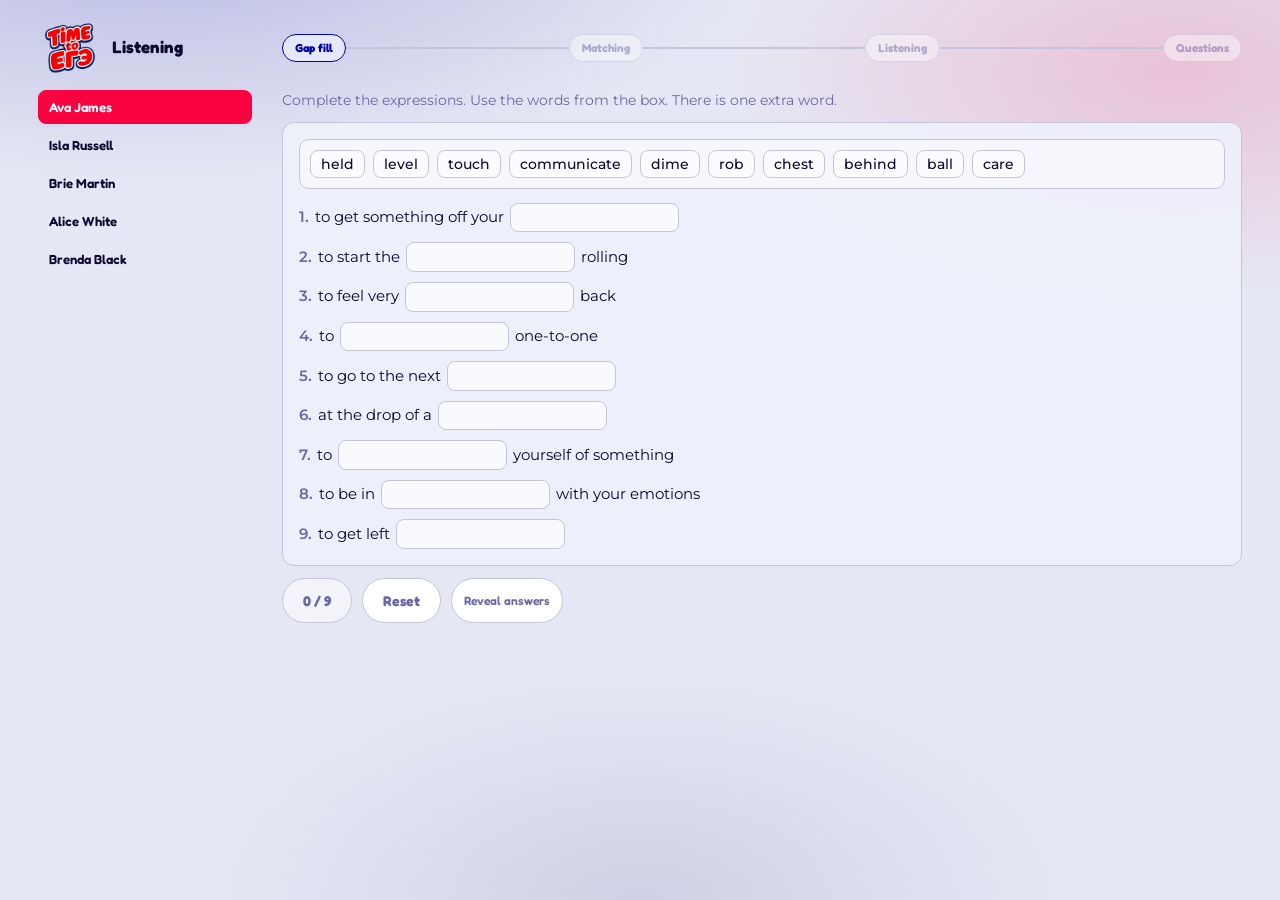
<file: listening-standalone.html>
<!DOCTYPE html>
<html lang="en">
<head>
  <meta charset="UTF-8" />
  <meta name="viewport" content="width=device-width, initial-scale=1.0" />
  <title>Listening – ЕГЭ Prep</title>
  <link rel="preconnect" href="https://fonts.googleapis.com" />
  <link rel="preconnect" href="https://fonts.gstatic.com" crossorigin />
  <link href="https://fonts.googleapis.com/css2?family=Fredoka:wght@500;600;700&family=Montserrat:ital,wght@0,400;0,500;0,600;0,700;1,400&display=swap" rel="stylesheet" />
  <style>
:root {
  /* Yap O'Clock brand */
  --yap-hot: #f90240;
  --yap-royal: #01089e;
  --yap-paper: #eef0fa;
  --yap-ink: #0b072e;
  --yap-mist: #a4a5c1;
  --yap-wine: #981b40;
  --yap-dust: #6a69a5;
  --yap-navy: #00003b;

  --ege-ink: var(--yap-ink);
  --ege-muted: var(--yap-dust);
  --ege-line: #c4c5d8;
  --ege-bg: #e6e7f4;
  --ege-card: rgba(238, 240, 250, 0.96);
  --ege-primary: var(--yap-ink);
  --ege-accent: var(--yap-hot);
  --ege-accent-deep: var(--yap-wine);
  --ege-accent-soft: #fde8ef;
  --ege-accent-glow: rgba(249, 2, 64, 0.22);
  --ege-ok: #27ae60;
  --ege-ok-bg: #d5f5e3;
  --ege-bad: #c0392b;
  --ege-bad-bg: #fadbd8;
  --ege-text-ok-bg: var(--ege-ok-bg);
  --ege-text-ok-fg: var(--ege-ink);
  --ege-text-bad-bg: var(--ege-bad-bg);
  --ege-text-mark-pad: 1px 4px;
  --ege-text-mark-radius: 3px;
  --ege-wrong-pick: var(--yap-royal);
  --ege-wrong-pick-bg: #e6e8fc;
  --ege-mixed-bg: #fff0f4;
  --ege-radius: 12px;
  --ege-shadow: 0 4px 16px rgba(11, 7, 46, 0.1), 0 1px 3px rgba(11, 7, 46, 0.07);
  --ege-font-ui: "Fredoka", system-ui, sans-serif;
  --ege-font-text: "Montserrat", system-ui, sans-serif;
  --ege-font-cyrillic: "Montserrat", system-ui, sans-serif;
  --ege-workspace-min: 480px;
  --ege-workspace-max: calc(100vh - 120px);
}

*,
*::before,
*::after {
  box-sizing: border-box;
}

html {
  background-color: var(--ege-bg);
}

body {
  margin: 0;
  min-height: 100vh;
  display: flex;
  flex-direction: column;
  font-family: var(--ege-font-text);
  color: var(--ege-ink);
  background-color: var(--ege-bg);
  background-image:
    radial-gradient(ellipse 90% 55% at 12% -10%, rgba(1, 8, 158, 0.22), transparent 55%),
    radial-gradient(ellipse 70% 50% at 92% 8%, rgba(249, 2, 64, 0.16), transparent 50%),
    radial-gradient(ellipse 60% 45% at 50% 100%, rgba(106, 105, 165, 0.18), transparent 55%);
  background-attachment: fixed;
  background-repeat: no-repeat;
  line-height: 1.65;
}

a {
  color: var(--ege-accent-deep);
}

.ege-page {
  flex: 1;
  width: 100%;
  max-width: 1240px;
  margin: 0 auto;
  padding: 16px 18px 32px;
  display: grid;
  grid-template-columns: 220px minmax(0, 1fr);
  gap: 20px 24px;
  align-items: start;
}

.ege-topics {
  position: sticky;
  top: 16px;
  max-height: calc(100vh - 32px);
  overflow-y: auto;
  padding-right: 4px;
  grid-row: 1;
  align-self: start;
}

.ege-page--listening .ege-topics {
  overflow: visible;
  max-height: none;
}

.ege-page--listening .ege-rail {
  display: flex;
  flex-direction: column;
  max-height: calc(100vh - 32px);
}

.ege-page--listening .ege-nav {
  overflow-y: auto;
  min-height: 0;
  flex: 1 1 auto;
  padding-right: 2px;
}

.ege-rail {
  min-width: 0;
}

.ege-rail__head {
  display: flex;
  align-items: center;
  gap: 10px;
  margin-bottom: 10px;
}

.ege-rail__mark {
  display: block;
  width: 64px;
  height: auto;
  flex-shrink: 0;
  border-radius: 0;
  object-fit: contain;
}

.ege-rail__title {
  margin: 0;
  font-family: var(--ege-font-cyrillic);
  font-size: 1.05rem;
  font-weight: 700;
  color: var(--ege-primary);
  line-height: 1.15;
  min-width: 0;
}

.ege-rail__back {
  display: block;
  margin-bottom: 10px;
}

.ege-workspace {
  min-width: 0;
  display: grid;
  gap: 0;
  align-self: start;
  align-content: start;
  align-items: start;
}

.ege-page--listening {
  row-gap: 12px;
  align-content: start;
  align-items: start;
}

.ege-page--listening .ege-workspace {
  align-content: start;
  align-items: start;
}

.ege-page--listening .ege-workspace > .ege-topbar {
  display: none;
}

#egeListeningChrome[hidden] {
  display: none;
}

#egeListeningChrome > .ege-listening-chrome {
  display: contents;
}

#egeListeningChrome:not([hidden]) + #egePanels {
  margin-top: 0;
}

.ege-listening-root {
  display: block;
  min-height: 0;
}

.ege-listening-chrome {
  margin: 0;
  padding: 0;
}

#egePanels {
  display: grid;
  grid-template-columns: 1fr;
  grid-template-rows: minmax(0, auto);
  min-height: 0;
}

#egePanels > .ege-task-panel {
  grid-column: 1;
  grid-row: 1;
}

/* ── Topbar ── */
.ege-topbar {
  display: grid;
  gap: 10px;
  margin-bottom: 0;
}

.ege-topbar--compact .ege-topbar__main {
  display: flex;
  align-items: center;
  gap: 12px;
}

.ege-topbar__title {
  margin: 0;
  font-family: var(--ege-font-cyrillic);
  font-size: clamp(1.1rem, 3vw, 1.45rem);
  font-weight: 700;
  color: var(--ege-primary);
  line-height: 1.2;
  min-width: 0;
  white-space: nowrap;
  overflow: hidden;
  text-overflow: ellipsis;
}

.ege-back {
  display: inline-block;
  text-decoration: none;
  color: var(--yap-royal);
  font-family: var(--ege-font-ui);
  font-weight: 700;
  font-size: 0.84rem;
  white-space: nowrap;
}

.ege-back:hover {
  color: var(--yap-hot);
}

.ege-header h1,
.ege-header__title {
  margin: 0;
  font-family: var(--ege-font-cyrillic);
  font-size: clamp(1.5rem, 4vw, 2rem);
  font-weight: 700;
  color: var(--ege-primary);
  line-height: 1.15;
}

.ege-header__title {
  display: inline-flex;
  align-items: center;
  gap: 0.55rem;
}

.ege-brand-mark {
  display: block;
  width: 44px;
  height: 44px;
  flex-shrink: 0;
  border-radius: 50%;
  object-fit: cover;
}

.ege-brand-mark--sm {
  width: 32px;
  height: 32px;
}

.ege-kicker {
  margin: 0;
  font-family: var(--ege-font-cyrillic);
  font-size: 0.72rem;
  font-weight: 700;
  letter-spacing: 0.08em;
  text-transform: uppercase;
  color: var(--ege-accent);
}

.ege-lede {
  margin: 0;
  color: var(--ege-muted);
  font-size: 0.95rem;
  line-height: 1.6;
  max-width: 56ch;
}

/* ── Task nav (left rail) ── */
.ege-nav {
  display: flex;
  flex-direction: column;
  gap: 4px;
}

.ege-nav__btn {
  border: 1px solid transparent;
  background: transparent;
  color: var(--ege-primary);
  padding: 8px 10px;
  border-radius: 8px;
  font-family: var(--ege-font-ui);
  font-size: 0.82rem;
  font-weight: 600;
  cursor: pointer;
  text-align: left;
  width: 100%;
  transition: background 0.15s, border-color 0.15s, color 0.15s;
}

.ege-nav__btn:hover {
  background: var(--ege-accent-soft);
  border-color: var(--ege-line);
}

.ege-nav__btn.is-active {
  background: var(--ege-accent);
  border-color: var(--ege-accent);
  color: #fff;
}

.ege-nav__btn.is-perfect:not(.is-active) {
  box-shadow: inset 3px 0 0 var(--ege-ok);
}

.ege-nav__btn.is-partial:not(.is-active) {
  box-shadow: inset 3px 0 0 #ca8a04;
}

.ege-mobile-switch {
  display: none;
}

.ege-mobile-switch__line--end {
  display: none;
}

/* ── Task panel ── */
.ege-task-panel[hidden] {
  display: none !important;
}

.ege-task-panel {
  animation: ege-fade 0.25s ease;
}

@keyframes ege-fade {
  from {
    opacity: 0;
    transform: translateY(4px);
  }
  to {
    opacity: 1;
    transform: translateY(0);
  }
}

.ege-instructions {
  margin: 0 0 10px;
  font-family: var(--ege-font-text);
  font-size: 0.88rem;
  color: var(--ege-muted);
  line-height: 1.55;
}

.ege-instructions[hidden],
.ege-workspace > .ege-instructions:empty {
  display: none;
  margin: 0;
}

.ege-instructions .ege-badge {
  display: block;
  width: fit-content;
  margin: 0 0 6px;
}

.ege-badge {
  display: inline-block;
  padding: 2px 8px;
  border-radius: 999px;
  background: var(--ege-accent-soft);
  color: var(--ege-accent-deep);
  font-family: var(--ege-font-ui);
  font-size: 0.68rem;
  font-weight: 700;
  letter-spacing: 0.04em;
  text-transform: uppercase;
  vertical-align: middle;
}

.ege-task {
  background: var(--ege-card);
  border: 1px solid rgba(0, 0, 0, 0.06);
  border-radius: var(--ege-radius);
  padding: 14px;
  box-shadow: var(--ege-shadow);
}

.ege-task--panels {
  padding: 0;
  background: transparent;
  border: none;
  box-shadow: none;
}

.ege-task--listening {
  font-family: var(--ege-font-text);
}

button.ege-prep-gapfill__slot,
button.ege-prep-wordbank__word,
button.ege-prep-pair-card {
  font-family: var(--ege-font-text);
}

.ege-panel {
  border: 1px solid var(--ege-line);
  border-radius: var(--ege-radius);
  background: var(--ege-card);
  padding: 16px;
  min-height: 0;
}

.ege-panel__label {
  margin: 0 0 12px;
  font-family: var(--ege-font-ui);
  font-size: 0.78rem;
  font-weight: 700;
  letter-spacing: 0.04em;
  text-transform: uppercase;
  color: var(--ege-muted);
}

.ege-ref-strip {
  margin: 0;
}

.ege-panel--read .ege-passage,
.ege-panel--read .ege-text-block,
.ege-panel--read .ege-gapfill-passage {
  font-family: var(--ege-font-text);
  font-size: 1rem;
  line-height: 1.85;
}

.ege-panel--work .ege-mc-stack {
  display: grid;
  gap: 10px;
}

.ege-sidebar-work {
  display: grid;
  gap: 12px;
}

.ege-panel--solo {
  min-height: min(var(--ege-workspace-min), 60vh);
  max-height: var(--ege-workspace-max);
  overflow-y: auto;
}

/* ── Side-by-side panels ── */
.ege-split {
  display: grid;
  gap: 12px;
}

.ege-split--panels {
  gap: 12px;
}

@media (min-width: 768px) {
  .ege-split--panels {
    grid-template-columns: minmax(0, 1.75fr) minmax(220px, 0.82fr);
    gap: 12px;
    align-items: start;
  }

  .ege-split--panels .ege-split__read,
  .ege-split--panels .ege-split__work {
    border: none;
    padding: 0;
    min-width: 0;
  }

  .ege-split--panels .ege-split__read {
    position: static;
  }

  .ege-split--panels .ege-split__work {
    position: sticky;
    top: 8px;
    max-height: var(--ege-workspace-max);
    overflow: visible;
    min-width: 0;
  }

  .ege-split--panels .ege-split__work:has(.ege-work-col) {
    overflow: hidden;
  }

  .ege-split--panels .ege-panel--read {
    min-height: var(--ege-workspace-min);
    max-height: none;
    overflow: visible;
  }

  .ege-split--panels .ege-panel--work {
    min-height: 0;
    max-height: none;
    overflow: visible;
    padding: 12px;
  }

  .ege-work-col {
    display: flex;
    flex-direction: column;
    gap: 10px;
    height: var(--ege-workspace-max);
    max-height: var(--ege-workspace-max);
    min-height: 0;
  }

  .ege-work-scroll {
    flex: 1 1 auto;
    min-height: 0;
    overflow-y: auto;
    overflow-anchor: none;
  }

  .ege-work-scroll .ege-panel--work {
    min-height: 100%;
    box-sizing: border-box;
  }

  .ege-split--panels .ege-panel--solo {
    min-height: var(--ege-workspace-min);
    max-height: var(--ege-workspace-max);
    overflow-y: auto;
  }

  .ege-split--panels .ege-split__read .ege-passage,
  .ege-split--panels .ege-split__read .ege-text-block,
  .ege-split--panels .ege-split__read .ege-gapfill-passage {
    max-height: none;
    overflow: visible;
    padding-right: 0;
  }

  .ege-panel--work .ege-panel__label {
    margin-bottom: 8px;
  }

  .ege-panel--work .ege-ref__list {
    grid-template-columns: 1fr;
    gap: 6px;
  }

  .ege-panel--work .ege-ref__list li {
    font-size: 1rem;
    line-height: 1.65;
  }

  .ege-panel--work .ege-match-read {
    gap: 10px;
  }

  .ege-split--panels .ege-gap-picks,
  .ege-split--panels .ege-match-picks {
    border-top: none;
    padding-top: 0;
  }

  .ege-split--panels .ege-vocab-picks .ege-match-words {
    flex-direction: column;
    align-items: stretch;
  }

  .ege-split--panels .ege-vocab-picks .ege-match-pill--word {
    width: 100%;
    justify-content: flex-start;
    text-align: left;
  }
}

@media (max-width: 767px) {
  .ege-split--panels .ege-panel--read,
  .ege-split--panels .ege-panel--work,
  .ege-panel--solo {
    min-height: min(360px, 55vh);
  }
}

.ege-ref__list {
  display: grid;
  grid-template-columns: 1fr;
  gap: 8px 20px;
  margin: 0;
  padding: 0;
  list-style: none;
  counter-reset: ege-ref;
}

.ege-ref__list li {
  display: grid;
  grid-template-columns: 1.6em 1fr;
  gap: 0 6px;
  font-family: var(--ege-font-text);
  font-size: 1rem;
  line-height: 1.65;
  counter-increment: ege-ref;
  opacity: 0.72;
  transition: opacity 0.12s, color 0.12s;
}

.ege-ref__list li.is-used {
  opacity: 1;
  color: var(--ege-accent-deep);
  font-weight: 600;
}

.ege-ref__list li::before {
  content: counter(ege-ref) ".";
  font-family: var(--ege-font-ui);
  font-weight: 700;
  color: var(--ege-accent);
  text-align: right;
}

@media (min-width: 560px) {
  .ege-ref__list {
    grid-template-columns: repeat(2, 1fr);
  }

  .ege-panel--work .ege-ref__list {
    grid-template-columns: 1fr;
  }
}

/* ── Matching: one shared number row ── */
.ege-match-read {
  display: grid;
  gap: 14px;
}

.ege-match-picks {
  display: grid;
  gap: 10px;
  padding-top: 12px;
  border-top: 1px solid var(--ege-line);
}

.ege-match-letters,
.ege-match-numbers {
  display: flex;
  flex-wrap: nowrap;
  align-items: stretch;
  gap: 4px;
  width: 100%;
}

.ege-match-words {
  display: flex;
  flex-wrap: wrap;
  gap: 6px;
}

.ege-match-letters .ege-match-pill,
.ege-match-numbers .ege-match-pill {
  flex: 1 1 0;
  box-sizing: border-box;
  width: auto;
  min-width: 0;
  max-width: 2.4rem;
  height: auto;
  min-height: 0;
  aspect-ratio: 1;
  padding: 0;
  font-size: clamp(0.68rem, 1.9vw, 0.84rem);
}

.ege-match-pill {
  display: inline-flex;
  align-items: center;
  justify-content: center;
  gap: 2px;
  min-width: 36px;
  min-height: 36px;
  padding: 6px 12px;
  border: 1px solid var(--ege-line);
  border-radius: 999px;
  background: #fff;
  font-family: var(--ege-font-ui);
  font-size: 0.84rem;
  font-weight: 700;
  color: var(--ege-primary);
  cursor: pointer;
  opacity: 0.72;
  transition: background 0.12s, border-color 0.12s, color 0.12s, opacity 0.12s;
}

.ege-match-letters .ege-match-pill,
.ege-match-numbers .ege-match-pill {
  min-width: 0;
  min-height: 0;
}

.ege-match-pill--num {
  padding: 0;
}

.ege-match-pill.is-empty:not(.is-correct):not(.is-wrong) {
  border-color: var(--ege-bad);
  background: var(--ege-bad-bg);
  color: var(--ege-bad);
  opacity: 1;
}

.ege-match-pill--clear {
  flex: 0 0 auto;
  justify-self: start;
  width: auto;
  min-width: auto;
  height: auto;
  min-height: 2.25rem;
  padding: 6px 12px;
  font-weight: 600;
  color: var(--ege-muted);
  opacity: 0.85;
}

.ege-match-pill--word {
  min-width: auto;
  padding: 8px 14px;
  min-height: 40px;
  font-family: var(--ege-font-text);
  font-size: 1rem;
  font-weight: 600;
}

.ege-match-pill--word .ege-gap-pick {
  font-family: inherit;
  font-weight: 600;
}

.ege-match-pill.is-active .ege-gap-pick {
  color: #fff;
}

.ege-match-letter__pick {
  min-width: 1ch;
  font-size: 0.78rem;
  font-weight: 700;
}

.ege-match-pill:hover:not(.is-correct):not(.is-wrong) {
  border-color: var(--yap-royal);
  background: var(--ege-wrong-pick-bg);
  box-shadow: 0 0 0 2px color-mix(in srgb, var(--yap-royal) 20%, transparent);
  opacity: 1;
}

.ege-match-pill:focus-visible:not(.is-correct):not(.is-wrong) {
  outline: 2px solid var(--yap-royal);
  outline-offset: 2px;
}

.ege-match-pill.is-used:not(.is-correct):not(.is-wrong) {
  opacity: 1;
  background: var(--ege-wrong-pick-bg);
  border-color: color-mix(in srgb, var(--yap-royal) 35%, var(--ege-line));
  color: var(--yap-royal);
}

.ege-match-pill.is-active:not(.is-correct):not(.is-wrong) {
  opacity: 1;
  background: var(--yap-royal);
  border-color: var(--yap-royal);
  color: #fff;
  box-shadow: 0 0 0 2px color-mix(in srgb, var(--yap-royal) 22%, transparent);
}

.ege-match-pill.is-active:not(.is-correct):not(.is-wrong) .ege-match-letter__pick {
  color: #fff;
}

.ege-match-pill.is-selected:not(.is-correct):not(.is-wrong) {
  opacity: 1;
  background: var(--yap-royal);
  border-color: var(--yap-royal);
  color: #fff;
  box-shadow: 0 0 0 2px color-mix(in srgb, var(--yap-royal) 22%, transparent);
}

.ege-match-pill.is-correct {
  opacity: 1;
  background: var(--ege-ok-bg);
  border-color: var(--ege-ok);
  color: var(--ege-ok);
}

.ege-match-pill.is-wrong {
  opacity: 1;
  background: var(--ege-bad-bg);
  border-color: var(--ege-bad);
  color: var(--ege-bad);
}

.ege-match-hidden {
  position: absolute;
  width: 1px;
  height: 1px;
  overflow: hidden;
  clip: rect(0, 0, 0, 0);
  white-space: nowrap;
}

/* ── Text blocks ── */
.ege-text-block {
  margin: 0 0 14px;
  font-family: var(--ege-font-text);
  font-size: 0.95rem;
  line-height: 1.75;
  border-radius: 8px;
  padding: 2px 6px;
  margin-left: -6px;
  margin-right: -6px;
  cursor: pointer;
  transition: background 0.12s, box-shadow 0.12s;
}

.ege-text-block:hover {
  background: color-mix(in srgb, var(--ege-wrong-pick-bg) 55%, transparent);
}

.ege-text-block.is-active {
  background: var(--ege-wrong-pick-bg);
  box-shadow: inset 3px 0 0 var(--yap-royal);
}

.ege-text-block:focus-visible {
  outline: 2px solid var(--yap-royal);
  outline-offset: 2px;
}

.ege-text-block:last-child {
  margin-bottom: 0;
}

.ege-text-block strong {
  color: var(--ege-accent-deep);
}

.ege-passage {
  font-family: var(--ege-font-text);
  font-size: 0.95rem;
  line-height: 1.8;
}

/* ── Text highlighter (outside task box) ── */
.ege-highlight-tools {
  display: flex;
  flex-wrap: wrap;
  gap: 8px;
  align-items: center;
  margin-bottom: 10px;
}

.ege-highlight-tools__btn {
  display: inline-flex;
  align-items: center;
  justify-content: center;
  min-width: 40px;
  height: 40px;
  padding: 0 12px;
  border: 1px solid var(--ege-line);
  border-radius: 10px;
  background: var(--ege-card);
  box-shadow: var(--ege-shadow);
  font-family: var(--ege-font-ui);
  font-size: 0.76rem;
  font-weight: 700;
  color: var(--ege-primary);
  cursor: pointer;
  transition: background 0.12s, border-color 0.12s, color 0.12s, box-shadow 0.12s;
}

.ege-highlight-tools__icon {
  width: 18px;
  height: 18px;
  display: block;
}

.ege-highlight-tools__btn:hover {
  border-color: var(--ege-accent);
  background: var(--ege-accent-soft);
}

.ege-highlight-tools__btn.is-active {
  background: var(--ege-accent);
  border-color: var(--ege-accent);
  color: #fff;
  box-shadow: 0 4px 12px var(--ege-accent-glow);
}

.ege-highlight-tools__btn--ghost {
  color: var(--ege-muted);
  min-width: auto;
  padding: 0 14px;
}

.ege-highlightable {
  user-select: text;
  -webkit-user-select: text;
}

.ege-highlightable.ege-erase-mode {
  cursor: default;
}

.ege-highlightable .ege-highlight {
  background: rgba(249, 2, 64, 0.18);
  color: inherit;
  border-radius: 2px;
  padding: 0 2px;
  box-decoration-break: clone;
  -webkit-box-decoration-break: clone;
}

.ege-highlightable.ege-erase-mode .ege-highlight {
  cursor: pointer;
  outline: 1px dashed rgba(249, 2, 64, 0.5);
  outline-offset: 1px;
}

.ege-mc-stack {
  display: grid;
  gap: 10px;
}

.ege-mc-card {
  padding: 12px 14px;
  border: 1px solid var(--ege-line);
  border-radius: 10px;
  background: #fff;
  font-family: var(--ege-font-text);
}

.ege-mc-card:last-child {
  margin-bottom: 0;
}

.ege-mc__prompt {
  font-family: var(--ege-font-text);
  font-weight: 600;
  font-size: 0.9rem;
  margin: 0 0 10px;
  padding: 0;
  line-height: 1.55;
}

.ege-answered-count {
  margin: 8px 0 0;
  padding: 0;
  min-height: 1.35em;
  font-family: var(--ege-font-ui);
  font-size: 0.82rem;
  font-weight: 600;
  color: var(--ege-muted);
}

.ege-read-col {
  display: flex;
  flex-direction: column;
  gap: 10px;
  min-width: 0;
}

.ege-mc-reset {
  flex: 0 0 auto;
  margin-top: 0;
  display: flex;
  justify-content: flex-end;
}

.ege-choice-group--mc {
  display: grid;
  grid-template-columns: 1fr;
  gap: 6px;
  margin-top: 0;
}

.ege-pill--option {
  width: 100%;
  min-height: 44px;
  border-radius: 10px;
  padding: 10px 12px;
}

/* ── Pill choice groups ── */
.ege-choice-group {
  display: flex;
  flex-wrap: wrap;
  gap: 6px;
  margin-top: 8px;
}

.ege-choice-group--inline {
  display: inline-flex;
  flex-wrap: wrap;
  gap: 4px;
  margin: 0 2px;
  vertical-align: middle;
}

.ege-choice-group--grid {
  display: grid;
  grid-template-columns: repeat(2, 1fr);
  gap: 6px;
}

@media (min-width: 640px) {
  .ege-choice-group--grid {
    grid-template-columns: repeat(4, 1fr);
  }
}

.ege-pill {
  display: inline-flex;
  align-items: center;
  justify-content: center;
  min-width: 32px;
  min-height: 32px;
  padding: 4px 10px;
  border: 1px solid var(--ege-line);
  border-radius: 999px;
  background: #fff;
  font-family: var(--ege-font-ui);
  font-size: 0.82rem;
  font-weight: 700;
  color: var(--ege-primary);
  cursor: pointer;
  transition: background 0.12s, border-color 0.12s, color 0.12s;
  user-select: none;
}

.ege-pill--text {
  min-width: 0;
  justify-content: flex-start;
  border-radius: 8px;
  padding: 8px 12px;
  font-family: var(--ege-font-text);
  font-size: 0.88rem;
  font-weight: 500;
  line-height: 1.55;
  text-align: left;
}

.ege-pill input {
  position: absolute;
  opacity: 0;
  width: 0;
  height: 0;
  pointer-events: none;
}

.ege-pill:hover {
  border-color: var(--ege-wrong-pick);
  background: var(--ege-wrong-pick-bg);
}

.ege-pill:has(input:checked) {
  background: var(--ege-wrong-pick-bg);
  border-color: var(--ege-wrong-pick);
  color: var(--ege-wrong-pick);
}

.ege-pill.is-correct,
.ege-pill.is-correct:has(input:checked) {
  background: var(--ege-ok-bg);
  border-color: var(--ege-ok);
  color: var(--ege-ok);
}

.ege-pill.is-wrong,
.ege-pill.is-wrong:has(input:checked) {
  background: var(--ege-wrong-pick-bg);
  border-color: var(--ege-wrong-pick);
  color: var(--ege-wrong-pick);
}

.ege-gapfill-passage {
  font-family: var(--ege-font-text);
  font-size: 1rem;
  line-height: 1.85;
}

.ege-gap-insert {
  display: inline;
  white-space: normal;
}

.ege-gap-insert:not(.is-filled) {
  display: inline-block;
  padding: 1px 8px;
  margin: 0 1px;
  border: 1px dashed color-mix(in srgb, var(--ege-accent) 45%, transparent);
  border-radius: 6px;
  background: var(--ege-accent-soft);
  font-family: var(--ege-font-ui);
  font-size: 0.78rem;
  font-weight: 700;
  color: var(--ege-accent-deep);
  vertical-align: baseline;
}

.ege-gap-insert:not(.is-filled)::before {
  content: attr(data-gap);
}

.ege-gap-insert:not(.is-filled)::after {
  content: " ···";
  font-weight: 600;
  color: var(--ege-muted);
}

.ege-gap-insert__text {
  font-family: var(--ege-font-text);
  font-weight: 500;
}

.ege-gap-insert.is-filled:not(.is-correct):not(.is-wrong) .ege-gap-insert__text,
.ege-listening-mark.is-filled:not(.is-checked-correct):not(.is-checked-wrong),
.ege-prep-gapfill__slot.is-filled:not(.is-checked-correct):not(.is-checked-wrong) {
  background: var(--ege-wrong-pick-bg);
  color: var(--yap-royal);
  padding: var(--ege-text-mark-pad);
  border: none;
  border-radius: var(--ege-text-mark-radius);
  font-weight: 700;
  box-decoration-break: clone;
  -webkit-box-decoration-break: clone;
}

.ege-gap-insert.is-filled .ege-gap-insert__text:empty {
  display: none;
}

.ege-gap-insert.is-correct.is-filled .ege-gap-insert__text,
.ege-prep-gapfill__answer,
.ege-listening-mark.is-checked-correct,
.ege-prep-gapfill__slot.is-checked-correct {
  background: var(--ege-text-ok-bg);
  color: var(--ege-text-ok-fg);
  padding: var(--ege-text-mark-pad);
  border: none;
  border-radius: var(--ege-text-mark-radius);
  font-weight: 700;
  box-decoration-break: clone;
  -webkit-box-decoration-break: clone;
}

.ege-gap-insert.is-wrong.is-filled .ege-gap-insert__text,
.ege-listening-mark.is-checked-wrong,
.ege-prep-gapfill__slot.is-checked-wrong {
  background: var(--ege-text-bad-bg);
  color: var(--ege-ink);
  padding: var(--ege-text-mark-pad);
  border: none;
  border-radius: var(--ege-text-mark-radius);
  font-weight: 700;
  box-decoration-break: clone;
  -webkit-box-decoration-break: clone;
}

.ege-gap-picks {
  display: grid;
  gap: 10px;
  padding-top: 12px;
  border-top: 1px solid var(--ege-line);
}

.ege-gap-picks .ege-match-pill {
  font-size: 0.95rem;
  min-height: 40px;
}

.ege-gap-picks .ege-match-letters .ege-match-pill,
.ege-gap-picks .ege-match-numbers .ege-match-pill {
  min-height: 0;
  font-size: clamp(0.72rem, 1.9vw, 0.95rem);
}

.ege-gap-pick {
  min-width: 1ch;
  font-size: 0.95rem;
  font-weight: 700;
}

/* ── Word formation ── */
.ege-wordform-list {
  display: grid;
  gap: 0;
}

.ege-wordform-break {
  margin: 18px 0 10px;
  padding-top: 14px;
  border-top: 1px solid var(--ege-line);
  font-family: var(--ege-font-ui);
  font-size: 0.9rem;
  font-weight: 700;
  color: var(--ege-primary);
}

.ege-wordform-break:first-child {
  margin-top: 0;
  padding-top: 0;
  border-top: none;
}

.ege-wordform {
  margin: 0 0 14px;
  font-family: var(--ege-font-text);
  font-size: 0.95rem;
  line-height: 1.85;
}

.ege-wordform__num {
  display: inline-block;
  min-width: 1.6em;
  margin-right: 4px;
  font-family: var(--ege-font-ui);
  font-weight: 700;
  color: var(--ege-muted);
}

.ege-wordform__hint {
  margin: 0 4px;
  font-family: var(--ege-font-text);
  font-size: 0.78rem;
  font-weight: 700;
  color: var(--yap-royal);
  letter-spacing: 0.03em;
}

.ege-wordform .ege-input,
.ege-wordform__input {
  font-family: var(--ege-font-text);
  font-size: 0.95rem;
  border: 1px solid var(--ege-line);
  border-radius: 8px;
  padding: 6px 10px;
  background: #fff;
  color: var(--ege-ink);
  min-height: 36px;
  width: auto;
  min-width: 8ch;
  max-width: min(100%, 28ch);
  vertical-align: baseline;
}

.ege-wordform .ege-input.is-empty {
  border-color: var(--ege-bad);
  background: var(--ege-bad-bg);
}

.ege-input {
  font-family: var(--ege-font-text);
  font-size: 0.95rem;
  border: 1px solid var(--ege-line);
  border-radius: 8px;
  padding: 6px 10px;
  background: #fff;
  color: var(--ege-ink);
  min-height: 36px;
  width: 120px;
}

.ege-input.is-correct {
  border-color: var(--ege-ok);
  background: var(--ege-ok-bg);
}

.ege-listening-answers .ege-input.is-filled:not(.is-checked-correct):not(.is-checked-wrong) {
  border-color: color-mix(in srgb, var(--yap-royal) 45%, transparent);
  background: var(--ege-wrong-pick-bg);
  color: var(--yap-royal);
  font-weight: 500;
}

.ege-listening-answers .ege-input.is-checked-correct {
  border-color: var(--ege-ok);
  background: var(--ege-ok-bg);
  color: var(--ege-ink);
}

.ege-listening-answers .ege-input.is-checked-wrong {
  border-color: var(--ege-bad);
  background: var(--ege-bad-bg);
  color: var(--ege-ink);
}

.ege-input.is-wrong {
  border-color: var(--ege-bad);
  background: var(--ege-bad-bg);
}

/* ── Listening ── */
.ege-listening-read {
  display: flex;
  flex-direction: column;
  gap: 16px;
}

.ege-listening-audio {
  display: flex;
  align-items: center;
  gap: 8px;
  flex-wrap: wrap;
  width: 100%;
}

.ege-listening-audio audio {
  display: none;
}

.ege-listening-seek {
  --ege-seek-progress: 0%;
  position: relative;
  display: flex;
  align-items: center;
  gap: 6px;
  width: 100%;
  min-height: 18px;
  padding: 8px 0;
  touch-action: none;
  cursor: pointer;
  outline: none;
}

.ege-listening-seek:focus-visible {
  outline: 2px solid var(--yap-royal);
  outline-offset: 2px;
  border-radius: 6px;
}

.ege-listening-seek__track {
  position: relative;
  flex: 1 1 auto;
  height: 1px;
  min-width: 0;
  border: none;
  border-radius: 999px;
  background: transparent;
}

.ege-listening-seek__track::before {
  content: "";
  position: absolute;
  left: 0;
  top: 0;
  width: var(--ege-seek-progress);
  height: 100%;
  border: none;
  border-radius: 999px;
  background: var(--yap-royal);
  pointer-events: none;
}

.ege-listening-seek__thumb {
  position: absolute;
  top: 50%;
  left: 0;
  width: 9.6px;
  height: 9.6px;
  margin-top: -4.8px;
  margin-left: -4.8px;
  border-radius: 50%;
  background: var(--yap-ink);
  box-shadow: 0 0 0 2px #fff;
  pointer-events: none;
  z-index: 2;
  transition: transform 0.12s ease, left 0.08s linear, background 0.15s ease;
  will-change: left;
}

.ege-listening-seek.is-playing .ege-listening-seek__thumb {
  background: var(--yap-hot);
}

.ege-listening-seek.is-dragging .ege-listening-seek__thumb {
  transition: transform 0.12s ease;
  transform: scale(1.15);
}

.ege-listening-seek:hover .ege-listening-seek__thumb {
  transform: scale(1.12);
}

.ege-listening-seek__marks {
  position: absolute;
  inset: 0;
  pointer-events: none;
}

.ege-listening-seek__mark {
  position: absolute;
  top: 50%;
  width: 6px;
  height: 6px;
  margin-top: -3px;
  margin-left: -3px;
  border: none;
  border-radius: 50%;
  background: var(--yap-royal);
  box-shadow: 0 0 0 1.5px #fff;
  pointer-events: auto;
  cursor: pointer;
  padding: 0;
  z-index: 1;
  opacity: 0.85;
  transition: transform 0.12s ease, opacity 0.12s ease;
}

.ege-listening-seek__mark:hover {
  opacity: 1;
  transform: scale(1.25);
}

.ege-listening-audio__controls {
  display: inline-flex;
  align-items: center;
  gap: 8px;
  flex-wrap: wrap;
}

.ege-listening-speed {
  display: inline-flex;
  align-items: center;
  gap: 2px;
  padding: 2px;
  border: 1px solid var(--ege-line);
  border-radius: 999px;
  background: #fff;
}

.ege-listening-speed__btn {
  border: none;
  border-radius: 999px;
  padding: 6px 9px;
  background: transparent;
  font-family: var(--ege-font-ui);
  font-size: 0.72rem;
  font-weight: 700;
  color: var(--ege-muted);
  cursor: pointer;
  line-height: 1;
  transition: background 0.12s, color 0.12s;
}

.ege-listening-speed__btn:hover {
  color: var(--ege-ink);
}

.ege-listening-speed__btn.is-active {
  background: var(--ege-wrong-pick-bg, #eef0ff);
  color: var(--yap-royal);
}

.ege-highlight-tools .ege-listening-audio--toolbar {
  display: contents;
}

.ege-panel--read:has(.ege-listening-seek) {
  position: relative;
  padding-top: 26px;
  overflow: visible;
}

.ege-highlight-tools:has(.ege-listening-seek) {
  margin-top: 0;
}

.ege-highlight-tools .ege-listening-seek {
  position: absolute;
  top: -8px;
  left: 0;
  right: 0;
  z-index: 3;
  box-sizing: border-box;
  width: auto;
  margin: 0;
  padding: 0 16px;
  min-height: 16px;
  height: 16px;
  align-items: center;
}

.ege-highlight-tools .ege-listening-seek__track {
  height: 1px;
}

.ege-highlight-tools .ege-listening-audio__controls {
  margin-left: auto;
  gap: 6px;
}

.ege-highlight-tools .ege-listening-audio--toolbar .ege-listening-play {
  height: 40px;
  padding: 0 14px;
  font-size: 0.82rem;
}

.ege-highlight-tools .ege-listening-audio--toolbar .ege-listening-speed__btn {
  padding: 7px 8px;
  font-size: 0.68rem;
}

.ege-listening-play {
  display: inline-flex;
  align-items: center;
  gap: 10px;
  border: 1px solid var(--ege-line);
  border-radius: 999px;
  padding: 10px 18px;
  background: #fff;
  font-family: var(--ege-font-ui);
  font-size: 0.9rem;
  font-weight: 700;
  color: var(--ege-ink);
  cursor: pointer;
  transition: border-color 0.15s, transform 0.15s;
}

.ege-listening-play:hover {
  border-color: var(--yap-royal);
  transform: translateY(-1px);
}

.ege-listening-play.is-playing {
  border-color: var(--ege-accent);
  background: var(--ege-accent-soft, #fff5f7);
}

.ege-listening-play__icon {
  font-size: 0.85rem;
  line-height: 1;
}

.ege-listening-transcript {
  margin: 0;
  font-family: var(--ege-font-text);
}

.ege-dialogue {
  display: flex;
  flex-direction: column;
  gap: 14px;
  font-family: var(--ege-font-text);
}

.ege-dialogue__turn {
  margin: 0;
  padding: 10px 12px;
  border-radius: 10px;
  border: 1px solid var(--ege-line);
  background: rgba(255, 255, 255, 0.55);
}

.ege-dialogue__turn--host {
  border-left: 3px solid var(--ege-accent);
}

.ege-dialogue__turn--guest {
  border-left: 3px solid var(--yap-royal);
}

.ege-dialogue__turn--narrator {
  border-left: 3px solid var(--ege-muted);
  background: rgba(255, 255, 255, 0.35);
}

.ege-dialogue__speaker {
  display: none;
}

.ege-dialogue__text {
  margin: 0;
  font-family: var(--ege-font-text);
  font-size: 1rem;
  line-height: 1.9;
}

.ege-dialogue__turn--host:not(.ege-dialogue__turn--intro) .ege-dialogue__text {
  font-size: calc(1rem - 2pt);
}

.ege-listening-mark {
  display: inline;
  min-width: 0;
  padding: 0 2px;
  margin: 0 1px;
  border-radius: 3px;
  border: 1px dashed transparent;
  border-bottom-color: var(--ege-line);
  font-family: var(--ege-font-text);
  font-size: inherit;
  font-weight: 500;
  line-height: inherit;
  color: var(--ege-muted);
  vertical-align: baseline;
  box-decoration-break: clone;
  -webkit-box-decoration-break: clone;
}

button.ege-listening-mark {
  cursor: pointer;
  background: transparent;
  appearance: none;
  -webkit-appearance: none;
  font-family: var(--ege-font-text);
  font-size: inherit;
  line-height: inherit;
  transition: color 0.12s, background 0.12s, border-color 0.12s;
}

button.ege-listening-mark:hover:not(.is-checked-correct):not(.is-checked-wrong) {
  border-bottom-color: var(--yap-royal);
  color: var(--yap-royal);
  background: var(--ege-wrong-pick-bg);
}

button.ege-listening-mark:focus-visible {
  outline: 2px solid var(--yap-royal);
  outline-offset: 2px;
}

.ege-listening-mark:not(.is-filled) {
  padding: 0 4px;
  border: 1px dashed color-mix(in srgb, var(--yap-royal) 45%, transparent);
  border-radius: 4px;
  background: var(--ege-wrong-pick-bg);
  font-size: 0.82rem;
  font-weight: 700;
  color: var(--yap-royal);
}

.ege-listening-transcript p {
  margin: 0 0 12px;
}

.ege-listening-transcript p:last-child {
  margin-bottom: 0;
}

.ege-listening-answers {
  display: flex;
  flex-direction: column;
  gap: 10px;
  min-width: 0;
  width: 100%;
}

.ege-listening-row {
  display: flex;
  align-items: center;
  gap: 8px;
  min-width: 0;
  width: 100%;
}

.ege-listening-row__label {
  flex: 0 0 auto;
  min-width: 1.5em;
  font-family: var(--ege-font-text);
  font-size: 0.9rem;
  font-weight: 600;
  color: var(--ege-muted);
}

.ege-listening-input,
.ege-listening-answers .ege-input {
  flex: 1 1 auto;
  min-width: 0;
  width: 100%;
  max-width: none;
  box-sizing: border-box;
  font-weight: 500;
}

.ege-listening-input,
.ege-listening-answers .ege-input,
.ege-listening-row__label,
.ege-listening-mark {
  font-family: var(--ege-font-text);
}

.ege-listening-step[hidden] {
  display: none !important;
  height: 0 !important;
  min-height: 0 !important;
  max-height: 0 !important;
  margin: 0 !important;
  padding: 0 !important;
  overflow: hidden !important;
  border: none !important;
}

.ege-listening-step[hidden] .ege-panel--read,
.ege-listening-step[hidden] .ege-panel--solo,
.ege-listening-step[hidden] .ege-panel--work,
.ege-listening-step[hidden] .ege-work-col,
.ege-listening-step[hidden] .ege-split--panels {
  min-height: 0 !important;
  height: auto !important;
  max-height: none !important;
}

.ege-prep-stack {
  display: grid;
  gap: 12px;
}

.ege-panel--prep-match[hidden],
.ege-panel--prep-gapfill[hidden] {
  display: none !important;
  height: 0 !important;
  min-height: 0 !important;
  margin: 0 !important;
  padding: 0 !important;
  overflow: hidden !important;
  border: none !important;
}

.ege-prep-wordbank {
  display: flex;
  flex-wrap: wrap;
  gap: 8px;
  margin: 0 0 14px;
  padding: 10px;
  border: 1px solid var(--ege-line);
  border-radius: 10px;
  background: rgba(255, 255, 255, 0.45);
  transition: border-color 0.12s, background 0.12s;
}

.ege-prep-wordbank.is-dragover {
  border-color: var(--yap-royal);
  background: var(--ege-wrong-pick-bg);
}

.ege-prep-wordbank__word {
  padding: 4px 10px;
  border: 1px solid var(--ege-line);
  border-radius: 8px;
  background: rgba(255, 255, 255, 0.7);
  font-family: var(--ege-font-text);
  font-size: 0.88rem;
  font-weight: 500;
  color: var(--ege-ink);
  cursor: grab;
  user-select: none;
  touch-action: manipulation;
  appearance: none;
  transition: border-color 0.12s, background 0.12s, color 0.12s, box-shadow 0.12s;
}

.ege-prep-wordbank__word:hover:not(.is-used) {
  border-color: var(--yap-royal);
}

.ege-prep-wordbank__word.is-dragging {
  opacity: 0.55;
  cursor: grabbing;
}

.ege-prep-wordbank__word.is-selected {
  border-color: var(--yap-royal);
  background: var(--ege-wrong-pick-bg);
  box-shadow: 0 0 0 2px var(--ege-wrong-pick-bg);
}

.ege-prep-wordbank__word.is-used {
  border-color: transparent;
  background: transparent;
  box-shadow: none;
  color: var(--ege-muted);
  text-decoration: line-through;
  cursor: default;
}

.ege-prep-wordbank__word:focus-visible {
  outline: 2px solid var(--yap-royal);
  outline-offset: 2px;
}

.ege-listening-prep-fill {
  margin: 0;
  padding: 10px 20px;
  font-family: var(--ege-font-ui);
  font-size: 0.88rem;
  font-weight: 700;
  color: var(--ege-muted);
  border-radius: 999px;
  border: 1px solid var(--ege-line);
  background: rgba(255, 255, 255, 0.55);
}

.ege-prep-gapfill-live {
  position: absolute;
  width: 1px;
  height: 1px;
  padding: 0;
  margin: -1px;
  overflow: hidden;
  clip: rect(0, 0, 0, 0);
  white-space: nowrap;
  border: 0;
}

.ege-prep-gapfill__items {
  display: grid;
  gap: 10px;
}

.ege-prep-gapfill__item {
  margin: 0;
  display: flex;
  flex-wrap: wrap;
  align-items: center;
  gap: 6px;
  font-family: var(--ege-font-text);
  font-size: 0.95rem;
  line-height: 1.75;
}

.ege-prep-gapfill__num {
  flex: 0 0 auto;
  font-weight: 600;
  color: var(--ege-muted);
}

.ege-prep-gapfill__slot {
  flex: 1 1 8em;
  min-width: 6em;
  max-width: 12em;
  min-height: 2.1em;
  margin: 0;
  padding: 4px 10px;
  border: 1px solid var(--ege-line);
  border-radius: 8px;
  background: rgba(255, 255, 255, 0.7);
  font-family: var(--ege-font-text);
  font-size: 0.88rem;
  font-weight: 600;
  line-height: 1.4;
  text-align: center;
  color: var(--ege-ink);
  cursor: pointer;
  appearance: none;
  transition: border-color 0.12s, background 0.12s, box-shadow 0.12s;
}

.ege-prep-gapfill__slot-text {
  display: block;
  min-height: 1.2em;
}

.ege-prep-gapfill__slot:hover:not(.is-checked-correct):not(.is-checked-wrong) {
  border-color: var(--yap-royal);
}

.ege-prep-gapfill__slot:focus-visible {
  outline: 2px solid var(--yap-royal);
  outline-offset: 2px;
}

.ege-prep-gapfill__slot.is-dragover {
  border-color: var(--yap-royal);
  background: var(--ege-wrong-pick-bg);
}

.ege-prep-gapfill__slot.is-filled:not(.is-checked-correct):not(.is-checked-wrong) {
  border-color: color-mix(in srgb, var(--yap-royal) 45%, transparent);
  background: var(--ege-wrong-pick-bg);
  color: var(--yap-royal);
}

.ege-prep-gapfill__slot.is-checked-correct {
  border-color: var(--ege-ok);
  background: var(--ege-ok-bg);
  color: var(--ege-ink);
}

.ege-prep-gapfill__slot.is-checked-wrong {
  border-color: var(--ege-bad);
  background: var(--ege-bad-bg);
  color: var(--ege-ink);
}

.ege-prep-gapfill__slot.is-filled .ege-prep-gapfill__slot-text {
  background: transparent;
}

.ege-prep-gapfill__slot.is-filled,
.ege-prep-gapfill__slot.is-checked-correct,
.ege-prep-gapfill__slot.is-checked-wrong {
  min-height: 2.1em;
  padding: 4px 10px;
}

.ege-prep-match .ege-panel--read .ege-text-block {
  font-family: var(--ege-font-text);
}

.ege-prep-pair-status {
  margin-bottom: 12px;
}

.ege-prep-pair-count {
  margin: 0;
  font-family: var(--ege-font-ui);
  font-size: 0.82rem;
  font-weight: 600;
  color: var(--ege-muted);
}

.ege-prep-pair-board {
  display: grid;
  grid-template-columns: minmax(0, 1fr) minmax(0, 1fr);
  gap: 12px 16px;
}

.ege-prep-pair-col {
  display: grid;
  gap: 8px;
  min-width: 0;
}

.ege-prep-pair-card {
  display: flex;
  align-items: flex-start;
  gap: 10px;
  width: 100%;
  margin: 0;
  padding: 10px 12px;
  border: 1px solid var(--ege-line);
  border-radius: 10px;
  background: #fff;
  font-family: var(--ege-font-text);
  font-size: 0.9rem;
  line-height: 1.55;
  text-align: left;
  color: var(--ege-ink);
  cursor: pointer;
  transition: border-color 0.12s, background 0.12s, box-shadow 0.12s;
}

.ege-prep-pair-card:focus {
  outline: none;
}

.ege-prep-pair-card:hover:not(:disabled):not(.is-matched):not(.is-error) {
  border-color: var(--yap-royal);
  background: var(--ege-wrong-pick-bg);
  box-shadow: 0 0 0 2px color-mix(in srgb, var(--yap-royal) 22%, transparent);
}

.ege-prep-pair-card:focus-visible:not(.is-error) {
  outline: 2px solid var(--yap-royal);
  outline-offset: 2px;
  box-shadow: 0 0 0 2px color-mix(in srgb, var(--yap-royal) 18%, transparent);
}

.ege-prep-pair-card.is-selected {
  border-color: var(--yap-royal);
  background: var(--ege-wrong-pick-bg);
  box-shadow: 0 0 0 2px color-mix(in srgb, var(--yap-royal) 18%, transparent);
}

.ege-prep-pair-card.is-matched {
  border-color: var(--ege-ok);
  background: var(--ege-ok-bg);
  cursor: default;
}

.ege-prep-pair-card.is-matched::after {
  content: none;
}

.ege-prep-pair-card.is-error {
  border-color: var(--ege-bad);
  background: var(--ege-bad-bg);
  animation: ege-prep-shake 0.4s ease;
}

@keyframes ege-prep-shake {
  0%,
  100% {
    transform: translateX(0);
  }
  25% {
    transform: translateX(-4px);
  }
  75% {
    transform: translateX(4px);
  }
}

.ege-prep-pair-card:disabled {
  opacity: 1;
}

.ege-prep-pair-badge {
  flex: 0 0 auto;
  min-width: 1.6em;
  padding: 2px 6px;
  border-radius: 6px;
  background: var(--ege-wrong-pick-bg);
  color: var(--yap-royal);
  font-family: var(--ege-font-text);
  font-size: 0.78rem;
  font-weight: 700;
  text-align: center;
}

.ege-prep-pair-text {
  flex: 1 1 auto;
  min-width: 0;
  font-family: var(--ege-font-text);
}

.ege-prep-pair-link {
  flex: 0 0 auto;
  margin-left: auto;
  min-width: 2.4em;
  padding: 2px 8px;
  border-radius: 999px;
  background: #fff;
  border: 1px solid var(--ege-ok);
  font-family: var(--ege-font-text);
  font-size: 0.78rem;
  font-weight: 700;
  color: var(--ege-ok);
  text-align: center;
  white-space: nowrap;
}

@media (max-width: 640px) {
  .ege-prep-pair-board {
    grid-template-columns: 1fr;
  }
}

.ege-listening-progress {
  margin: 0 0 6px;
  width: 100%;
  max-width: none;
}

.ege-listening-prep-instr {
  margin: 0 0 10px;
  font-family: var(--ege-font-text);
  font-size: 0.88rem;
  color: var(--ege-muted);
  line-height: 1.55;
  max-width: none;
}

.ege-listening-prep-instr[hidden] {
  display: none;
  margin: 0;
}

.ege-listening-progress__track {
  display: flex;
  align-items: center;
  gap: 0;
  width: 100%;
}

.ege-listening-progress__line {
  flex: 1 1 0;
  height: 2px;
  min-width: 1.5rem;
  max-width: none;
  background: var(--ege-line);
  transition: background 0.15s;
}

.ege-listening-progress__line.is-complete {
  background: var(--yap-royal);
}

.ege-listening-progress__step {
  flex: 0 0 auto;
  border: 1px solid var(--ege-line);
  border-radius: 999px;
  padding: 6px 12px;
  background: #fff;
  font-family: var(--ege-font-ui);
  font-size: 0.72rem;
  font-weight: 700;
  color: var(--ege-muted);
  cursor: pointer;
  transition: border-color 0.15s, color 0.15s, background 0.15s;
}

.ege-listening-progress__step.is-current {
  border-color: var(--yap-royal);
  color: var(--yap-royal);
  background: var(--ege-wrong-pick-bg);
}

.ege-listening-progress__step.is-complete {
  border-color: var(--yap-royal);
  color: var(--yap-royal);
}

.ege-listening-progress__step:disabled {
  opacity: 0.42;
  cursor: default;
}

.ege-page--listening .ege-task-panel {
  animation: none;
}

/* Listening: Montserrat on task content; Fredoka on UI chrome */
.ege-page--listening #egePanels :is(
  .ege-prep-gapfill,
  .ege-prep-gapfill__item,
  .ege-prep-gapfill__slot,
  .ege-prep-wordbank__word,
  .ege-prep-pair-card,
  .ege-prep-pair-text,
  .ege-prep-pair-badge,
  .ege-prep-pair-link,
  .ege-mc-card,
  .ege-mc__prompt,
  .ege-pill--text,
  .ege-input,
  .ege-listening-mark,
  .ege-dialogue__text,
  .ege-listening-transcript,
  .ege-passage,
  .ege-text-block
),
.ege-page--listening #egeListeningChrome .ege-listening-prep-instr,
.ege-page--listening .ege-instructions {
  font-family: var(--ege-font-text);
}

.ege-page--listening .ege-rail__head {
  min-height: 64px;
  margin-bottom: 10px;
  align-items: center;
}

.ege-page--listening #egeListeningChrome .ege-listening-progress {
  margin: 0 0 10px;
  min-height: 64px;
  width: 100%;
  box-sizing: border-box;
  display: flex;
  align-items: center;
}

.ege-page--listening #egeListeningChrome .ege-listening-progress__track {
  width: 100%;
}

.ege-page--listening #egeListeningChrome .ege-listening-prep-instr {
  margin: 0 0 10px;
}

.ege-page--listening .ege-nav__btn,
.ege-page--listening :is(
  .ege-listening-progress,
  .ege-listening-progress__step,
  .ege-btn,
  .ege-listening-prep-fill,
  .ege-prep-pair-count,
  .ege-task__score,
  .ege-highlight-tools,
  .ege-highlight-tools__btn,
  .ege-listening-play,
  .ege-listening-speed__btn,
  .ege-panel__label,
  .ege-answered-count,
  .ege-rail__title,
  .ege-back
) {
  font-family: var(--ege-font-ui);
}

.ege-task-panel:has([data-listening-kind="prep-gap"]) > .ege-highlight-tools,
.ege-task-panel:has([data-listening-kind="prep-match"]) > .ege-highlight-tools,
.ege-task-panel:has([data-listening-kind="prep"]) > .ege-highlight-tools {
  display: none !important;
  height: 0;
  min-height: 0;
  margin: 0;
  padding: 0;
  overflow: hidden;
  border: none;
}

.ege-task-panel:has([data-listening-kind="mc"]) .ege-highlight-tools__btn {
  display: none;
}

@media (min-width: 768px) {
  .ege-split--panels .ege-split__work:has(.ege-panel--listening-work) {
    overflow: visible;
    max-height: none;
    align-self: start;
  }

  .ege-work-col:has(.ege-panel--listening-work) {
    height: auto;
    max-height: none;
  }

  .ege-work-col:has(.ege-panel--listening-work) .ege-work-scroll {
    overflow: visible;
    flex: 0 0 auto;
  }

  .ege-work-col:has(.ege-panel--listening-work) .ege-work-scroll .ege-panel--work {
    min-height: 0;
  }

  .ege-panel--listening-work {
    min-height: calc(15 * 36px + 14 * 10px + 3rem);
  }

  .ege-panel--listening-mc {
    margin-top: 12px;
  }

  .ege-panel--listening-mc .ege-mc-stack {
    grid-template-columns: 1fr;
    gap: 10px;
  }
}

@media (max-width: 767px) {
  .ege-panel--listening-mc .ege-mc-stack {
    grid-template-columns: 1fr;
  }
}

/* ── Task footer ── */
.ege-task__footer {
  margin-top: 16px;
}

.ege-task--panels .ege-task__footer {
  margin-top: 12px;
}

.ege-task--panels .ege-panel {
  border-bottom: 1px solid var(--ege-line);
}

.ege-task__actions {
  display: flex;
  flex-wrap: wrap;
  gap: 10px;
}

.ege-btn {
  border-radius: 999px;
  padding: 10px 20px;
  font-family: var(--ege-font-ui);
  font-size: 0.88rem;
  font-weight: 700;
  cursor: pointer;
  border: 1px solid transparent;
  transition: background 0.15s, border-color 0.15s, transform 0.15s;
}

.ege-btn[hidden] {
  display: none !important;
}

.ege-btn:hover {
  transform: translateY(-1px);
}

.ege-btn--primary {
  background: var(--ege-accent);
  color: #fff;
  box-shadow: 0 4px 12px var(--ege-accent-glow);
}

.ege-btn--primary:hover {
  background: #d60138;
}

.ege-prep-gapfill.is-review .ege-prep-wordbank {
  display: none;
}

.ege-prep-gapfill__item--review {
  align-items: baseline;
}

.ege-prep-gapfill__full {
  font-family: var(--ege-font-text);
  font-size: 0.95rem;
  font-weight: 500;
  color: var(--ege-ink);
  line-height: 1.55;
}

@keyframes ege-btn-pulse {
  0%,
  100% {
    box-shadow: 0 0 0 0 rgba(1, 8, 158, 0.4);
    transform: scale(1);
  }
  50% {
    box-shadow: 0 0 0 10px rgba(1, 8, 158, 0);
    transform: scale(1.04);
  }
}

.ege-btn--pulse {
  background: var(--yap-royal);
  color: #fff;
  box-shadow: 0 4px 12px rgba(1, 8, 158, 0.28);
  animation: ege-btn-pulse 1.5s ease-in-out infinite;
}

.ege-btn--pulse:hover {
  background: #00007a;
  transform: none;
}

@media (prefers-reduced-motion: reduce) {
  .ege-btn--pulse {
    animation: none;
  }
}

.ege-btn:disabled,
.ege-btn:disabled:hover {
  opacity: 0.45;
  cursor: not-allowed;
  transform: none;
  box-shadow: none;
}

.ege-btn--ghost {
  background: #fff;
  border-color: var(--ege-line);
  color: var(--ege-muted);
}

.ege-btn--ghost:hover {
  border-color: var(--ege-accent);
  color: var(--ege-ink);
}

.ege-btn--small {
  padding: 6px 12px;
  font-size: 0.75rem;
  font-weight: 600;
}

.ege-task__score {
  margin: 10px 0 0;
  padding: 8px 12px;
  border-radius: 8px;
  font-family: var(--ege-font-ui);
  font-weight: 700;
  font-size: 0.88rem;
  white-space: pre-line;
}

.ege-listening-footer .ege-task__score {
  margin: 0 0 10px;
}

.ege-task__score.is-good {
  background: var(--ege-ok-bg);
  color: var(--ege-ok);
}

.ege-task__score.is-bad {
  background: var(--ege-bad-bg);
  color: var(--ege-bad);
}

.ege-task__score.is-mixed {
  background: var(--ege-mixed-bg);
  color: var(--ege-accent-deep);
}

.ege-toast {
  position: fixed;
  left: 50%;
  bottom: 28px;
  z-index: 40;
  max-width: min(90vw, 320px);
  padding: 12px 18px;
  border-radius: 999px;
  background: var(--ege-ink);
  color: #fff;
  font-family: var(--ege-font-ui);
  font-size: 0.88rem;
  font-weight: 700;
  box-shadow: var(--ege-shadow);
  transform: translate(-50%, 12px);
  opacity: 0;
  pointer-events: none;
  transition: opacity 0.2s ease, transform 0.2s ease;
}

.ege-toast.is-visible {
  opacity: 1;
  transform: translate(-50%, 0);
}

.ege-error {
  padding: 24px;
  text-align: center;
  color: var(--ege-bad);
}

/* Footer on branded ЕГЭ pages */
body.yap-brand .site-author {
  border-top-color: rgba(106, 105, 165, 0.28);
  background: rgba(238, 240, 250, 0.82);
}

body.yap-brand .site-author p {
  color: var(--yap-dust);
}

body.yap-brand .site-author__name {
  color: var(--yap-ink);
}

body.yap-brand .site-author__promo a {
  color: var(--yap-hot);
}

@media (max-width: 860px) {
  .ege-page {
    grid-template-columns: 1fr;
    padding: 12px 12px 24px;
    gap: 12px;
  }

  .ege-topics {
    position: static;
    max-height: none;
    overflow: visible;
    padding: 0;
    grid-row: auto;
  }

  .ege-rail {
    display: none;
    padding: 4px 0 10px;
  }

  .ege-page.is-nav-open .ege-rail {
    display: block;
  }

  .ege-mobile-switch {
    display: block;
  }

  .ege-mobile-switch__line,
  .ege-mobile-switch__line--end {
    display: block;
    height: 0;
    border: 0;
    border-top: 1.5px solid var(--ege-ink);
    margin: 0;
    width: 100%;
  }

  .ege-mobile-switch__controls {
    display: grid;
    grid-template-columns: 40px minmax(0, 1fr) 40px;
    align-items: center;
    gap: 8px;
    padding: 10px 0;
  }

  .ege-mobile-switch__btn {
    width: 40px;
    height: 40px;
    border: 1px solid var(--ege-line);
    border-radius: 8px;
    background: var(--ege-card);
    color: var(--ege-ink);
    font-size: 1.25rem;
    line-height: 1;
    cursor: pointer;
  }

  .ege-mobile-switch__btn:disabled {
    opacity: 0.35;
    cursor: default;
  }

  .ege-mobile-switch__current {
    border: none;
    background: transparent;
    color: var(--ege-ink);
    font-family: var(--ege-font-ui);
    font-size: 0.95rem;
    font-weight: 600;
    text-align: center;
    padding: 8px 4px;
    cursor: pointer;
    min-width: 0;
    white-space: nowrap;
    overflow: hidden;
    text-overflow: ellipsis;
  }

  .ege-mobile-switch__current::after {
    content: "";
    display: inline-block;
    width: 0.45em;
    height: 0.45em;
    margin-left: 0.45em;
    border-right: 1.5px solid currentColor;
    border-bottom: 1.5px solid currentColor;
    transform: translateY(-0.15em) rotate(45deg);
    vertical-align: middle;
    opacity: 0.55;
  }

  .ege-page.is-nav-open .ege-mobile-switch__current::after {
    transform: translateY(0.1em) rotate(-135deg);
  }

  .ege-nav {
    display: grid;
    grid-template-columns: 1fr 1fr;
    gap: 6px;
  }

  .ege-nav__btn {
    font-size: 0.78rem;
    padding: 8px 10px;
    border: 1px solid var(--ege-line);
    background: var(--ege-card);
  }

  .ege-nav__btn.is-perfect:not(.is-active),
  .ege-nav__btn.is-partial:not(.is-active) {
    box-shadow: none;
  }

  .ege-nav__btn.is-partial:not(.is-active) {
    border-color: #ca8a04;
  }

  .ege-topbar--compact .ege-topbar__main {
    flex-wrap: wrap;
  }

  .ege-topbar--compact .ege-topbar__title {
    white-space: normal;
    flex: 1 1 100%;
  }

  .ege-input {
    width: 100%;
    max-width: 160px;
  }
}

@media (max-width: 640px) {
  .ege-page {
    padding: 12px 12px 24px;
  }
}

@media (prefers-reduced-motion: reduce) {
  .ege-task-panel {
    animation: none;
  }

  .ege-btn {
    transition: none;
  }

  .ege-btn:hover {
    transform: none;
  }
}

  </style>
</head>
<body class="yap-brand">
  <main class="ege-page" id="egePage">
    <div class="ege-topics">
      <div class="ege-mobile-switch" id="egeMobileSwitch">
        <hr class="ege-mobile-switch__line" />
        <div class="ege-mobile-switch__controls">
          <button type="button" class="ege-mobile-switch__btn" id="egePrevTask" aria-label="Previous interview">‹</button>
          <button type="button" class="ege-mobile-switch__current" id="egeMobileCurrent" aria-expanded="false" aria-controls="egeNav">Interviews</button>
          <button type="button" class="ege-mobile-switch__btn" id="egeNextTask" aria-label="Next interview">›</button>
        </div>
      </div>

      <aside class="ege-rail">
        <div class="ege-rail__head">
          <img class="ege-rail__mark" src="timetoege.png" alt="" width="64" aria-hidden="true" />
          <h1 class="ege-rail__title" id="egeRailTitle">Listening</h1>
        </div>
        <nav class="ege-nav" id="egeNav" aria-label="Interviews"></nav>
      </aside>

      <hr class="ege-mobile-switch__line ege-mobile-switch__line--end" />
    </div>

    <div class="ege-workspace">
      <div id="egeListeningChrome" hidden></div>
      <p class="ege-instructions" id="egeInstructions" hidden></p>
      <div id="egePanels"></div>
    </div>
  </main>
  <script>
(function () {
  "use strict";

  var STORAGE_KEY = "ege-prep.highlights.v1";

  var ICON_PEN =
    '<svg class="ege-highlight-tools__icon" viewBox="0 0 24 24" aria-hidden="true">' +
    '<path d="M15.5 2.5l6 6-12 12H3.5v-6l12-12z" fill="none" stroke="currentColor" stroke-width="2" stroke-linejoin="round"/>' +
    '<path d="M14 4l6 6" fill="none" stroke="currentColor" stroke-width="2"/>' +
    "</svg>";

  var ICON_ERASER =
    '<svg class="ege-highlight-tools__icon" viewBox="0 0 24 24" aria-hidden="true">' +
    '<path d="M7 21h11" fill="none" stroke="currentColor" stroke-width="2" stroke-linecap="round"/>' +
    '<path d="M6.8 12.3L14 5.1l5.9 5.9-7.2 7.2H4.6V12.3h2.2z" fill="none" stroke="currentColor" stroke-width="2" stroke-linejoin="round"/>' +
    "</svg>";

  function loadAll() {
    try {
      var raw = localStorage.getItem(STORAGE_KEY);
      return raw ? JSON.parse(raw) : {};
    } catch (_err) {
      return {};
    }
  }

  function saveEntry(id, html) {
    try {
      var all = loadAll();
      if (html && html.indexOf("ege-highlight") !== -1) {
        all[id] = html;
      } else {
        delete all[id];
      }
      localStorage.setItem(STORAGE_KEY, JSON.stringify(all));
    } catch (_err) {
      /* ignore quota errors */
    }
  }

  function unwrapHighlight(mark) {
    var parent = mark.parentNode;
    if (!parent) return;
    while (mark.firstChild) {
      parent.insertBefore(mark.firstChild, mark);
    }
    parent.removeChild(mark);
    parent.normalize();
  }

  function selectionInside(container, range) {
    return container.contains(range.commonAncestorContainer);
  }

  function selectionBlocked(range) {
    var node = range.commonAncestorContainer;
    if (node.nodeType === Node.TEXT_NODE) node = node.parentElement;
    if (!node || !node.closest) return false;
    return !!node.closest(
      ".ege-gap-picks, .ege-gap-insert:not(.is-filled), .ege-choice-group, button, .ege-highlight-tools, .ege-match-picks, .ege-input"
    );
  }

  function applyHighlight(container) {
    var sel = window.getSelection();
    if (!sel || !sel.rangeCount || sel.isCollapsed) return false;

    var range = sel.getRangeAt(0);
    if (!selectionInside(container, range) || selectionBlocked(range)) {
      sel.removeAllRanges();
      return false;
    }

    var mark = document.createElement("mark");
    mark.className = "ege-highlight";

    try {
      var contents = range.extractContents();
      if (!contents.textContent.trim()) {
        sel.removeAllRanges();
        return false;
      }
      mark.appendChild(contents);
      range.insertNode(mark);
      sel.removeAllRanges();
      return true;
    } catch (_err) {
      sel.removeAllRanges();
      return false;
    }
  }

  function sanitizePassageHtml(container) {
    var clone = container.cloneNode(true);
    clone.querySelectorAll(".ege-gap-insert").forEach(function (insert) {
      insert.classList.remove("is-filled", "is-correct", "is-wrong");
      var text = insert.querySelector(".ege-gap-insert__text");
      if (text) text.textContent = "";
      else {
        var span = document.createElement("span");
        span.className = "ege-gap-insert__text";
        insert.appendChild(span);
      }
    });
    return clone.innerHTML;
  }

  function persistContainer(container) {
    var id = container.dataset.highlightId;
    if (id) saveEntry(id, sanitizePassageHtml(container));
  }

  function buildTaskToolbar(containers) {
    var tools = document.createElement("div");
    tools.className = "ege-highlight-tools";
    tools.setAttribute("role", "toolbar");
    tools.setAttribute("aria-label", "Reading tools");

    var highlightBtn = document.createElement("button");
    highlightBtn.type = "button";
    highlightBtn.className = "ege-highlight-tools__btn";
    highlightBtn.dataset.mode = "highlight";
    highlightBtn.innerHTML = ICON_PEN;
    highlightBtn.setAttribute("aria-label", "Highlight");
    highlightBtn.setAttribute("title", "Highlight (H)");
    highlightBtn.setAttribute("aria-pressed", "false");

    var eraseBtn = document.createElement("button");
    eraseBtn.type = "button";
    eraseBtn.className = "ege-highlight-tools__btn";
    eraseBtn.dataset.mode = "erase";
    eraseBtn.innerHTML = ICON_ERASER;
    eraseBtn.setAttribute("aria-label", "Erase");
    eraseBtn.setAttribute("title", "Erase (R)");
    eraseBtn.setAttribute("aria-pressed", "false");

    var clearBtn = document.createElement("button");
    clearBtn.type = "button";
    clearBtn.className = "ege-highlight-tools__btn ege-highlight-tools__btn--ghost";
    clearBtn.dataset.mode = "clear";
    clearBtn.textContent = "Clear";
    clearBtn.setAttribute("aria-label", "Clear all highlights");
    clearBtn.setAttribute("title", "Clear all");

    var mode = "none";

    function setMode(next) {
      mode = next;
      highlightBtn.classList.toggle("is-active", mode === "highlight");
      eraseBtn.classList.toggle("is-active", mode === "erase");
      highlightBtn.setAttribute("aria-pressed", mode === "highlight" ? "true" : "false");
      eraseBtn.setAttribute("aria-pressed", mode === "erase" ? "true" : "false");
      containers.forEach(function (container) {
        container.classList.toggle("ege-erase-mode", mode === "erase");
      });
    }

    function clearAll() {
      containers.forEach(function (container) {
        container.querySelectorAll(".ege-highlight").forEach(function (mark) {
          unwrapHighlight(mark);
        });
        persistContainer(container);
      });
    }

    highlightBtn.addEventListener("click", function () {
      setMode(mode === "highlight" ? "none" : "highlight");
    });

    eraseBtn.addEventListener("click", function () {
      setMode(mode === "erase" ? "none" : "erase");
    });

    clearBtn.addEventListener("click", function () {
      clearAll();
      setMode("none");
    });

    containers.forEach(function (container) {
      function tryHighlight() {
        if (mode !== "highlight") return;
        window.setTimeout(function () {
          if (applyHighlight(container)) persistContainer(container);
        }, 0);
      }

      container.addEventListener("mouseup", tryHighlight);
      container.addEventListener("touchend", tryHighlight);

      container.addEventListener("click", function (event) {
        if (mode !== "erase") return;
        var mark = event.target.closest(".ege-highlight");
        if (!mark || !container.contains(mark)) return;
        event.preventDefault();
        unwrapHighlight(mark);
        persistContainer(container);
      });
    });

    tools.appendChild(highlightBtn);
    tools.appendChild(eraseBtn);
    tools.appendChild(clearBtn);

    tools.setHighlightMode = function (next) {
      if (next === "highlight" || next === "erase" || next === "none") setMode(next);
    };

    return tools;
  }

  function isTypingTarget(el) {
    if (!el || el === document.body) return false;
    var tag = (el.tagName || "").toLowerCase();
    if (tag === "input" || tag === "textarea" || tag === "select") return true;
    if (el.isContentEditable) return true;
    return false;
  }

  function bindToolShortcuts() {
    if (window._egeHighlightKeysBound) return;
    window._egeHighlightKeysBound = true;

    var holdDir = 0;
    var holdAudio = null;
    var holdRaf = 0;
    var holdStartedAt = 0;
    var holdLastTs = 0;

    function stopHoldSeek() {
      holdDir = 0;
      holdAudio = null;
      holdStartedAt = 0;
      holdLastTs = 0;
      if (holdRaf) {
        cancelAnimationFrame(holdRaf);
        holdRaf = 0;
      }
    }

    function seekAudioBy(audioEl, delta) {
      if (!audioEl || !isFinite(audioEl.duration) || audioEl.duration <= 0) return;
      audioEl.currentTime = Math.min(
        audioEl.duration,
        Math.max(0, audioEl.currentTime + delta)
      );
    }

    function holdTick(ts) {
      if (!holdDir || !holdAudio) {
        holdRaf = 0;
        return;
      }
      if (!holdLastTs) holdLastTs = ts;
      var dt = Math.min(0.05, (ts - holdLastTs) / 1000);
      holdLastTs = ts;
      var held = (ts - holdStartedAt) / 1000;
      var speed = Math.min(48, 10 + held * 18);
      seekAudioBy(holdAudio, holdDir * speed * dt);
      holdRaf = requestAnimationFrame(holdTick);
    }

    function activeListeningAudio(panel) {
      var audioEl = panel.querySelector(".ege-listening-audio audio");
      if (!audioEl) return null;
      var audioWrap = audioEl.closest(".ege-listening-audio, .ege-listening-step");
      if (audioWrap && audioWrap.hidden) return null;
      var listenStep = audioEl.closest(".ege-listening-step");
      if (listenStep && listenStep.hidden) return null;
      if (!isFinite(audioEl.duration) || audioEl.duration <= 0) return null;
      return audioEl;
    }

    document.addEventListener("keydown", function (event) {
      if (event.metaKey || event.ctrlKey || event.altKey) return;
      if (isTypingTarget(event.target)) return;

      var key = event.key.length === 1 ? event.key.toLowerCase() : event.key;
      var panel = document.querySelector(".ege-task-panel:not([hidden])");
      if (!panel) return;

      if (key === "ArrowLeft" || key === "ArrowRight") {
        var audioEl = activeListeningAudio(panel);
        if (!audioEl) return;
        event.preventDefault();
        var dir = key === "ArrowLeft" ? -1 : 1;
        if (event.repeat || holdDir === dir) return;
        stopHoldSeek();
        holdDir = dir;
        holdAudio = audioEl;
        holdStartedAt = performance.now();
        holdLastTs = 0;
        seekAudioBy(audioEl, dir * 5);
        holdRaf = requestAnimationFrame(holdTick);
        return;
      }

      if (event.repeat) return;

      if (key === "h" || key === "r") {
        var tools = panel.querySelector(".ege-highlight-tools");
        if (!tools || !tools.setHighlightMode) return;
        if (tools.closest("[hidden]")) return;
        event.preventDefault();
        tools.setHighlightMode(key === "h" ? "highlight" : "erase");
        return;
      }

      if (key === "p") {
        var playBtn = panel.querySelector(".ege-listening-play");
        if (!playBtn) return;
        var audioHost = playBtn.closest(
          ".ege-listening-audio, .ege-highlight-tools, .ege-listening-step"
        );
        if (audioHost && audioHost.hidden) return;
        var step = playBtn.closest(".ege-listening-step");
        if (step && step.hidden) return;
        event.preventDefault();
        playBtn.click();
      }
    });

    document.addEventListener("keyup", function (event) {
      if (event.key !== "ArrowLeft" && event.key !== "ArrowRight") return;
      var dir = event.key === "ArrowLeft" ? -1 : 1;
      if (holdDir === dir) stopHoldSeek();
    });

    window.addEventListener("blur", stopHoldSeek);
  }

  function restoreListeningAudio(panel, task) {
    var tools = panel && panel.querySelector(".ege-highlight-tools");
    if (!tools || !task) return;

    var audio = tools.querySelector(".ege-listening-audio");
    if (!audio) return;

    var read = task.querySelector(".ege-listening-read");
    if (!read) return;

    audio.classList.remove("ege-listening-audio--toolbar");
    read.insertBefore(audio, read.firstChild);
  }

  function attachAll(panel, topicId, taskId) {
    if (!panel) return;

    var task = panel.querySelector(".ege-task");
    if (!task) return;

    restoreListeningAudio(panel, task);

    var existing = panel.querySelector(".ege-highlight-tools");
    if (existing) existing.remove();

    var base = topicId + "_" + taskId;
    var savedAll = loadAll();
    var containers = [];

    task.querySelectorAll(".ege-passage, .ege-text-block").forEach(function (el, index) {
      if (el.closest("[hidden]")) return;

      var id = base + "_h" + index;
      var hasInteractiveGaps = !!el.querySelector(".ege-gap-insert");
      var saved = savedAll[id];
      var savedHasGaps = !!(saved && saved.indexOf("ege-gap-insert") !== -1);

      /* Skip incompatible highlight saves that would wipe gap-insert shells */
      if (saved && (!hasInteractiveGaps || savedHasGaps)) {
        el.innerHTML = saved;
        el.querySelectorAll(".ege-gap-insert").forEach(function (insert) {
          insert.classList.remove("is-filled", "is-correct", "is-wrong");
          var text = insert.querySelector(".ege-gap-insert__text");
          if (text) text.textContent = "";
          else {
            var span = document.createElement("span");
            span.className = "ege-gap-insert__text";
            insert.appendChild(span);
          }
        });
      }

      el.classList.add("ege-highlightable");
      el.dataset.highlightId = id;
      containers.push(el);
    });

    if (!containers.length) return;

    var tools = buildTaskToolbar(containers);
    var isListening = task.classList.contains("ege-task--listening");
    var listenHost = null;

    if (isListening) {
      var gapsStep = task.querySelector(".ege-listening-step--gaps");
      if (!gapsStep || gapsStep.hidden) return;
      listenHost = gapsStep.querySelector(".ege-panel--read");
      if (!listenHost) return;
      listenHost.insertBefore(tools, listenHost.firstChild);
    } else {
      panel.insertBefore(tools, task);
    }

    // For listening tasks, keep audio control beside marker/eraser tools.
    var listeningAudio = task.querySelector(".ege-listening-audio");
    if (listeningAudio) {
      listeningAudio.classList.add("ege-listening-audio--toolbar");
      tools.appendChild(listeningAudio);
    }
  }

  bindToolShortcuts();

  window.EgeHighlight = {
    attachAll: attachAll,
  };
})();

  </script>
  <script>
(function () {
  "use strict";

  var STORAGE_KEY = "ege-prep.scores.v1";
  var LISTENING_TARGET_GAPS = 15;

  function normalize(value) {
    return String(value || "")
      .trim()
      .toLowerCase()
      .replace(/\s+/g, " ");
  }

  function escapeRegExp(value) {
    return String(value).replace(/[.*+?^${}()|[\]\\]/g, "\\$&");
  }

  function swapWholeWord(input, fromWord, toWord) {
    var pattern = new RegExp("\\b" + escapeRegExp(fromWord) + "\\b", "g");
    return input.replace(pattern, toWord);
  }

  function generateSpellingVariants(value) {
    var out = [];

    function pushVariant(next) {
      if (next && next !== value && out.indexOf(next) === -1) out.push(next);
    }

    // -ise/-ize family (realise/realize, organised/organized, etc.)
    pushVariant(value.replace(/([a-z]{3,})ise\b/g, "$1ize"));
    pushVariant(value.replace(/([a-z]{3,})ised\b/g, "$1ized"));
    pushVariant(value.replace(/([a-z]{3,})ises\b/g, "$1izes"));
    pushVariant(value.replace(/([a-z]{3,})ising\b/g, "$1izing"));
    pushVariant(value.replace(/([a-z]{3,})isation\b/g, "$1ization"));
    pushVariant(value.replace(/([a-z]{3,})isations\b/g, "$1izations"));
    pushVariant(value.replace(/([a-z]{3,})ize\b/g, "$1ise"));
    pushVariant(value.replace(/([a-z]{3,})ized\b/g, "$1ised"));
    pushVariant(value.replace(/([a-z]{3,})izes\b/g, "$1ises"));
    pushVariant(value.replace(/([a-z]{3,})izing\b/g, "$1ising"));
    pushVariant(value.replace(/([a-z]{3,})ization\b/g, "$1isation"));
    pushVariant(value.replace(/([a-z]{3,})izations\b/g, "$1isations"));

    // High-frequency BrE/AmE lexical pairs.
    [
      ["colour", "color"],
      ["favourite", "favorite"],
      ["favour", "favor"],
      ["honour", "honor"],
      ["labour", "labor"],
      ["neighbour", "neighbor"],
      ["centre", "center"],
      ["theatre", "theater"],
      ["metre", "meter"],
      ["litre", "liter"],
      ["defence", "defense"],
      ["offence", "offense"],
      ["travelling", "traveling"],
      ["travelled", "traveled"],
      ["traveller", "traveler"],
      ["cancelling", "canceling"],
      ["cancelled", "canceled"],
      ["jewellery", "jewelry"],
      ["dialogue", "dialog"],
    ].forEach(function (pair) {
      pushVariant(swapWholeWord(value, pair[0], pair[1]));
      pushVariant(swapWholeWord(value, pair[1], pair[0]));
    });

    return out;
  }

  function buildAcceptedAnswers(answer, alt) {
    var accepted = {};
    var queue = [];

    function add(value) {
      var normalized = normalize(value);
      if (!normalized || accepted[normalized]) return;
      accepted[normalized] = true;
      queue.push(normalized);
    }

    add(answer);
    (alt || []).forEach(add);

    for (var i = 0; i < queue.length; i += 1) {
      generateSpellingVariants(queue[i]).forEach(add);
    }

    return Object.keys(accepted);
  }

  function taskMaxScore(task) {
    if (task.type === "matching") return task.texts.length;
    if (task.type === "gapfill") return task.gaps.length;
    if (task.type === "mc") return task.questions.length;
    if (task.type === "wordform") return task.items.length;
    if (task.type === "listening") {
      var gapCount = getActiveListeningGaps(task).length;
      var questionCount = task.questions ? task.questions.length : 0;
      return gapCount + questionCount;
    }
    return 0;
  }

  function getListeningGaps(task) {
    return task && task.type === "listening" ? task.gaps || [] : [];
  }

  function buildListeningRun(selectedSourceGaps) {
    return (selectedSourceGaps || []).map(function (gap, index) {
      return {
        num: index + 1,
        sourceNum: gap.num,
        answer: gap.answer,
        alt: gap.alt || [],
      };
    });
  }

  function computeRunStats(items) {
    if (!items.length) return { adjacentPairs: 0, maxRun: 0 };
    var adjacentPairs = 0;
    var run = 1;
    var maxRun = 1;
    for (var i = 1; i < items.length; i += 1) {
      if (items[i].num - items[i - 1].num === 1) {
        adjacentPairs += 1;
        run += 1;
        if (run > maxRun) maxRun = run;
      } else {
        run = 1;
      }
    }
    return { adjacentPairs: adjacentPairs, maxRun: maxRun };
  }

  function chooseListeningGaps(task) {
    var all = getListeningGaps(task).slice().sort(function (a, b) {
      return a.num - b.num;
    });
    var target = Math.min(LISTENING_TARGET_GAPS, all.length);
    if (target === all.length) return all;

    var best = null;
    var bestScore = Infinity;

    for (var attempt = 0; attempt < 260; attempt += 1) {
      var shuffled = all.slice();
      for (var i = shuffled.length - 1; i > 0; i -= 1) {
        var j = Math.floor(Math.random() * (i + 1));
        var tmp = shuffled[i];
        shuffled[i] = shuffled[j];
        shuffled[j] = tmp;
      }
      var sample = shuffled.slice(0, target).sort(function (a, b) {
        return a.num - b.num;
      });
      var stats = computeRunStats(sample);
      var score = stats.adjacentPairs * 100 + stats.maxRun * 10;
      if (score < bestScore) {
        bestScore = score;
        best = sample;
        if (score === 0) break;
      }
    }

    return best || all.slice(0, target);
  }

  function getActiveListeningGaps(task) {
    var allSource = getListeningGaps(task);
    if (!allSource.length) return [];

    var selectedSource = state.listeningSelections[task.id];
    if (!selectedSource || !selectedSource.length) {
      selectedSource = chooseListeningGaps(task);
      state.listeningSelections[task.id] = selectedSource;
    }

    var run = state.listeningRuns[task.id];
    if (!run || !run.length) {
      run = buildListeningRun(selectedSource);
      state.listeningRuns[task.id] = run;
    }
    return run;
  }

  function getListeningStep(taskId) {
    return state.listeningSteps[taskId] || 1;
  }

  function taskHasSplitPrep(task) {
    if (!task || !task.prep) return false;
    var gapItems = task.prep.gapFill && task.prep.gapFill.items;
    var matchItems = task.prep.matching && task.prep.matching.expressions;
    return !!(gapItems && gapItems.length && matchItems && matchItems.length);
  }

  function getListeningStepKind(task, step) {
    if (!task) return null;
    if (taskHasSplitPrep(task)) {
      if (step === 1) return "prep-gap";
      if (step === 2) return "prep-match";
      if (step === 3) return "listening";
      if (step === 4) return "mc";
      return null;
    }
    if (task.prep) {
      if (step === 1) return "prep";
      if (step === 2) return "listening";
      if (step === 3) return "mc";
      return null;
    }
    if (step === 1) return "listening";
    if (step === 2) return "mc";
    return null;
  }

  function isPrepMatchingComplete(taskId) {
    var task = findTask(taskId);
    if (!task || !task.prep || !task.prep.matching || !task.prep.matching.expressions) return true;
    if (!isPrepMatchingUnlocked(taskId)) return false;
    var prefix = taskPrefix(taskId);
    var expressions = task.prep.matching.expressions;
    for (var i = 0; i < expressions.length; i += 1) {
      if (!getCheckedValue(prefix + "_prep_m_" + expressions[i].id)) return false;
    }
    return true;
  }

  function isListeningStepComplete(taskId, step) {
    var task = findTask(taskId);
    if (!task || task.type !== "listening") return false;
    var prefix = taskPrefix(taskId);
    var kind = getListeningStepKind(task, step);

    if (kind === "prep-gap") return isPrepMatchingUnlocked(taskId);
    if (kind === "prep-match") return isPrepMatchPassed(taskId);
    if (kind === "prep") return isListeningPrepComplete(taskId);

    if (kind === "listening") {
      return isListeningGapsPassed(taskId);
    }

    if (kind === "mc") {
      return (task.questions || []).every(function (_question, index) {
        return !!getCheckedValue(prefix + "_q_" + index);
      });
    }

    return false;
  }

  function canGoToListeningStep(taskId, targetStep) {
    var current = getListeningStep(taskId);
    if (targetStep === current) return true;
    if (targetStep < current) return true;
    for (var step = 1; step < targetStep; step += 1) {
      if (!isListeningStepComplete(taskId, step)) return false;
    }
    return true;
  }

  function setListeningStep(taskId, step) {
    if (!canGoToListeningStep(taskId, step)) return;
    state.listeningSteps[taskId] = step;
    syncListeningStepUI(taskId);
    if (state.activeTaskId === taskId) {
      syncListeningInstructions(taskId);
    }
  }

  function listeningGapMax(task) {
    return getActiveListeningGaps(task).length;
  }

  function listeningMcMax(task) {
    return task.questions ? task.questions.length : 0;
  }

  function listeningStepInstructions(task, step) {
    var kind = getListeningStepKind(task, step);
    if (kind === "mc") {
      return (
        "Вы услышите интервью. В заданиях 3–9 запишите в поле ответа цифру 1, 2 или 3, " +
        "соответствующую выбранному Вами варианту ответа. Вы услышите запись дважды."
      );
    }
    if (kind === "listening") {
      return "Вы услышите запись дважды. Заполните пропуски в тексте словами, которые вы услышите.";
    }
    return "";
  }

  function syncListeningProgressUI(taskId) {
    var progress = document.getElementById("listening-progress-" + taskId);
    if (!progress) return;

    var step = getListeningStep(taskId);

    progress.querySelectorAll(".ege-listening-progress__step").forEach(function (btn) {
      var num = parseInt(btn.dataset.step, 10);
      btn.classList.toggle("is-current", num === step);
      btn.classList.toggle("is-complete", isListeningStepComplete(taskId, num));
      btn.disabled = !canGoToListeningStep(taskId, num);
    });

    progress.querySelectorAll(".ege-listening-progress__line").forEach(function (line, index) {
      line.classList.toggle("is-complete", isListeningStepComplete(taskId, index + 1));
    });

    syncListeningPrepVisibility(taskId);
  }

  function syncListeningInstructions(taskId) {
    var task = findTask(taskId);
    var instructions = document.getElementById("egeInstructions");
    if (!task || task.type !== "listening" || !instructions) return;

    var text = listeningStepInstructions(task, getListeningStep(taskId));
    if (!text) {
      instructions.hidden = true;
      instructions.textContent = "";
      return;
    }

    instructions.hidden = false;
    instructions.textContent = text;
  }

  function syncListeningStepUI(taskId) {
    var task = findTask(taskId);
    if (!task || task.type !== "listening") return;

    var taskEl = document.getElementById("task-" + taskId);
    if (!taskEl) return;

    var step = getListeningStep(taskId);
    var kind = getListeningStepKind(task, step);
    hideScoreFeedback(taskId);
    var prepStep = taskEl.querySelector(".ege-listening-step--prep");
    var gapsStep = taskEl.querySelector(".ege-listening-step--gaps");
    var mcStep = taskEl.querySelector(".ege-listening-step--mc");
    if (prepStep) {
      prepStep.hidden = kind !== "prep-gap" && kind !== "prep-match" && kind !== "prep";
    }
    if (gapsStep) gapsStep.hidden = kind !== "listening";
    if (mcStep) mcStep.hidden = kind !== "mc";

    taskEl.dataset.listeningStep = String(step);
    if (kind) taskEl.dataset.listeningKind = kind;
    else delete taskEl.dataset.listeningKind;
    syncListeningProgressUI(taskId);
    syncListeningPrepVisibility(taskId);

    var panel = document.getElementById("panel-" + taskId);
    if (panel && window.EgeHighlight) {
      EgeHighlight.attachAll(panel, state.topicId, taskId);
    }

    var checkBtn = document.getElementById("check-" + taskId);

    if (kind === "prep-gap" || kind === "prep-match" || kind === "prep") {
      syncListeningPrepFooterUI(taskId);
      if (kind === "prep-gap" && isPrepMatchingUnlocked(taskId)) {
        var gapWrap = taskEl.querySelector(".ege-prep-gapfill");
        if (gapWrap && !gapWrap.classList.contains("is-review")) {
          setPrepGapReviewMode(taskId, true);
        }
      }
    } else {
      var prepFillEl = document.getElementById("prep-fill-" + taskId);
      if (prepFillEl) prepFillEl.hidden = true;
      if (kind === "listening") {
        hideListeningFinishButtons(taskId);
        syncListeningGapsFooterUI(taskId);
      } else if (kind === "mc") {
        hidePrepNextButton(taskId);
        syncListeningMcFooterUI(taskId);
      } else {
        hideListeningFinishButtons(taskId);
        if (checkBtn) checkBtn.hidden = false;
        var resetBtn = document.getElementById("reset-" + taskId);
        if (resetBtn) resetBtn.hidden = false;
        hidePrepNextButton(taskId);
      }
    }
    if (kind === "prep-gap" || kind === "prep-match" || kind === "prep") {
      hideListeningFinishButtons(taskId);
    }
    syncListeningPrepGapInstructionUI(taskId);
    if (state.topicId === "listening" && state.activeTaskId === taskId) {
      scheduleListeningNavAlign(taskId);
    }
  }

  function findTask(taskId) {
    if (!state.topic) return null;
    return state.topic.tasks.find(function (item) {
      return item.id === taskId;
    });
  }

  function taskPrefix(taskId) {
    return state.topicId + "_" + taskId;
  }

  function buildTaskArticle(task) {
    var wrap = document.createElement("article");
    wrap.className = "ege-task ege-task--panels";
    wrap.id = "task-" + task.id;
    wrap.dataset.taskId = task.id;
    return wrap;
  }

  function replaceGapPlaceholders(root, entries) {
    var inserts = {};
    entries.forEach(function (entry) {
      var placeholder = root.querySelector(entry.selector);
      if (!placeholder) return;

      var insert = document.createElement("span");
      insert.className = "ege-gap-insert";
      insert.dataset.gap = entry.gapId;

      var textSpan = document.createElement("span");
      textSpan.className = "ege-gap-insert__text";
      insert.appendChild(textSpan);
      placeholder.replaceWith(insert);
      inserts[entry.gapId] = insert;
    });
    return inserts;
  }

  function setRadioValue(name, value) {
    document.querySelectorAll('input[name="' + name + '"]').forEach(function (radio) {
      radio.checked = radio.value === String(value);
      radio.dataset.wasChecked = radio.checked ? "1" : "0";
    });
  }

  function gradeMcQuestion(name, correctVal) {
    var checked = document.querySelector('input[name="' + name + '"]:checked');
    var value = checked ? checked.value : "";

    document.querySelectorAll('input[name="' + name + '"]').forEach(function (radio) {
      var pill = radio.closest(".ege-pill");
      if (pill) pill.classList.remove("is-correct", "is-wrong");
    });

    if (!checked) return false;

    if (value === correctVal) {
      checked.closest(".ege-pill").classList.add("is-correct");
      return true;
    }

    checked.closest(".ege-pill").classList.add("is-wrong");
    return false;
  }

  function getGapInsert(taskId, gapId) {
    return document.querySelector(
      "#task-" + taskId + ' .ege-gap-insert[data-gap="' + String(gapId) + '"]'
    );
  }

  function markGapInsert(taskId, gapId, ok, hasValue) {
    var insert = getGapInsert(taskId, gapId);
    if (!insert) return;
    insert.classList.toggle("is-correct", ok);
    insert.classList.toggle("is-wrong", hasValue && !ok);
  }

  function showScoreFeedback(taskId, correct, max, options) {
    var scoreEl = document.getElementById("score-" + taskId);
    if (!scoreEl) return;
    var lines = [
      "Score: " + correct + " / " + max + (correct === max ? ". All correct." : ""),
    ];
    if (options && options.lines && options.lines.length) {
      lines = lines.concat(options.lines);
    }
    scoreEl.hidden = false;
    scoreEl.textContent = lines.join("\n");
    scoreEl.className =
      "ege-task__score " + (correct === max ? "is-good" : correct === 0 ? "is-bad" : "is-mixed");
  }

  function hideScoreFeedback(taskId) {
    var scoreEl = document.getElementById("score-" + taskId);
    if (!scoreEl) return;
    scoreEl.hidden = true;
    scoreEl.textContent = "";
  }

  function consumeListeningReveal(taskId) {
    var taskEl = document.getElementById("task-" + taskId);
    if (!taskEl || taskEl.dataset.revealedStep !== "1") return false;
    delete taskEl.dataset.revealedStep;
    return true;
  }

  var prepNextPulseTimers = {};

  function clearPrepNextPulse(taskId) {
    if (prepNextPulseTimers[taskId]) {
      window.clearTimeout(prepNextPulseTimers[taskId]);
      delete prepNextPulseTimers[taskId];
    }
    var nextBtn = document.getElementById("prep-next-" + taskId);
    if (nextBtn) nextBtn.classList.remove("ege-btn--pulse");
  }

  function showPrepNextButton(taskId) {
    var nextBtn = document.getElementById("prep-next-" + taskId);
    if (!nextBtn) return;
    nextBtn.hidden = false;
    if (nextBtn.classList.contains("ege-btn--pulse") || prepNextPulseTimers[taskId]) return;
    prepNextPulseTimers[taskId] = window.setTimeout(function () {
      delete prepNextPulseTimers[taskId];
      var btn = document.getElementById("prep-next-" + taskId);
      if (btn && !btn.hidden) btn.classList.add("ege-btn--pulse");
    }, 2000);
  }

  function hidePrepNextButton(taskId) {
    clearPrepNextPulse(taskId);
    var nextBtn = document.getElementById("prep-next-" + taskId);
    if (nextBtn) nextBtn.hidden = true;
  }

  var toastTimer = null;

  function showToast(message) {
    var existing = document.querySelector(".ege-toast");
    if (existing) existing.remove();
    if (toastTimer) {
      window.clearTimeout(toastTimer);
      toastTimer = null;
    }

    var toast = document.createElement("div");
    toast.className = "ege-toast";
    toast.setAttribute("role", "status");
    toast.setAttribute("aria-live", "polite");
    toast.textContent = message;
    document.body.appendChild(toast);

    window.requestAnimationFrame(function () {
      toast.classList.add("is-visible");
    });

    toastTimer = window.setTimeout(function () {
      toast.classList.remove("is-visible");
      window.setTimeout(function () {
        if (toast.parentNode) toast.parentNode.removeChild(toast);
      }, 220);
      toastTimer = null;
    }, 2400);
  }

  function isVocabCloze(task) {
    if (task.type !== "mc" || !task.passage || !task.questions || !task.questions.length) {
      return false;
    }
    if (!/\[\d+\]/.test(task.passage)) return false;
    return task.questions.every(function (question) {
      return /^\d+\.?$/.test(String(question.q).trim());
    });
  }

  function vocabGapNum(question) {
    return String(parseInt(question.q, 10));
  }

  function loadScores(topicId) {
    try {
      var raw = localStorage.getItem(STORAGE_KEY);
      if (!raw) return {};
      var all = JSON.parse(raw);
      return all[topicId] || {};
    } catch (_err) {
      return {};
    }
  }

  function saveScore(topicId, taskId, score, max) {
    try {
      var raw = localStorage.getItem(STORAGE_KEY);
      var all = raw ? JSON.parse(raw) : {};
      if (!all[topicId]) all[topicId] = {};
      all[topicId][taskId] = { score: score, max: max, at: Date.now() };
      localStorage.setItem(STORAGE_KEY, JSON.stringify(all));
    } catch (_err) {
      /* ignore quota errors */
    }
  }

  function clearScore(topicId, taskId) {
    try {
      var raw = localStorage.getItem(STORAGE_KEY);
      if (!raw) return;
      var all = JSON.parse(raw);
      if (all[topicId]) {
        delete all[topicId][taskId];
        localStorage.setItem(STORAGE_KEY, JSON.stringify(all));
      }
    } catch (_err) {
      /* ignore */
    }
  }

  function optionRange(count) {
    var items = [];
    for (var i = 1; i <= count; i += 1) items.push(i);
    return items;
  }

  function buildChoiceGroup(name, count, opts) {
    opts = opts || {};
    var group = document.createElement("div");
    group.className = "ege-choice-group";
    group.setAttribute("role", "radiogroup");
    if (opts.label) group.setAttribute("aria-label", opts.label);

    optionRange(count).forEach(function (num) {
      var label = document.createElement("label");
      label.className = "ege-pill" + (opts.text ? " ege-pill--text" : "");
      var input = document.createElement("input");
      input.type = "radio";
      input.name = name;
      input.value = String(num);
      label.appendChild(input);
      if (opts.text && opts.text[num - 1]) {
        label.appendChild(document.createTextNode((num) + ") " + opts.text[num - 1]));
      } else {
        label.appendChild(document.createTextNode(String(num)));
      }
      group.appendChild(label);
    });

    return group;
  }

  function updateAnsweredCount(taskId) {
    var countEl = document.getElementById("answered-" + taskId);
    var checkBtn = document.getElementById("check-" + taskId);
    var task = findTask(taskId);
    if (!task || task.type !== "mc" || isVocabCloze(task)) return;

    var prefix = taskPrefix(taskId);
    var total = task.questions.length;
    var answered = 0;
    task.questions.forEach(function (_question, index) {
      if (getCheckedValue(prefix + "_q_" + index)) answered += 1;
    });

    var taskEl = document.getElementById("task-" + taskId);
    var revealed = taskEl && taskEl.dataset.answersRevealed === "1";
    var allAnswered = answered === total;
    var ready = allAnswered && !revealed;

    if (checkBtn) {
      checkBtn.hidden = !ready;
      checkBtn.disabled = !ready;
      checkBtn.title = ready ? "" : "Answer all questions first";
    }

    if (!countEl) return;
    countEl.textContent = "Answered " + answered + " / " + total;
    var scoreEl = document.getElementById("score-" + taskId);
    var hide =
      allAnswered ||
      revealed ||
      (scoreEl && !scoreEl.hidden);
    countEl.hidden = false;
    countEl.style.visibility = hide ? "hidden" : "visible";
  }

  function syncMcChoiceGroup(group) {
    var work =
      group.closest(".ege-work-scroll") ||
      group.closest(".ege-split__work") ||
      group.closest(".ege-panel--work");
    var scrollTop = work ? work.scrollTop : 0;
    group.querySelectorAll(".ege-pill").forEach(function (pill) {
      pill.classList.remove("is-correct", "is-wrong");
    });
    var taskEl = group.closest("[data-task-id]");
    if (taskEl) {
      var tid = taskEl.dataset.taskId;
      updateAnsweredCount(tid);
      var listeningTask = findTask(tid);
      if (listeningTask && listeningTask.type === "listening") {
        syncListeningMcFooterUI(tid);
      }
    }
    if (work) work.scrollTop = scrollTop;
  }

  function buildMcChoiceGroup(name, options, label) {
    var group = document.createElement("div");
    group.className = "ege-choice-group ege-choice-group--mc";
    group.setAttribute("role", "radiogroup");
    if (label) group.setAttribute("aria-label", label);

    options.forEach(function (opt, optIndex) {
      var pill = document.createElement("label");
      pill.className = "ege-pill ege-pill--text ege-pill--option";
      var input = document.createElement("input");
      input.type = "radio";
      input.name = name;
      input.value = String(optIndex);
      input.dataset.wasChecked = "0";
      input.addEventListener("click", function () {
        if (input.dataset.wasChecked === "1") {
          input.checked = false;
          input.dataset.wasChecked = "0";
          syncMcChoiceGroup(group);
          return;
        }
      });
      pill.appendChild(input);
      pill.appendChild(document.createTextNode((optIndex + 1) + ") " + opt));
      group.appendChild(pill);
    });

    group.addEventListener("change", function () {
      group.querySelectorAll('input[type="radio"]').forEach(function (radio) {
        radio.dataset.wasChecked = radio.checked ? "1" : "0";
      });
      syncMcChoiceGroup(group);
    });

    return group;
  }

  function buildRefStrip(label, items) {
    var wrap = document.createElement("div");
    wrap.className = "ege-ref-strip";
    if (label) wrap.setAttribute("aria-label", label);

    var list = document.createElement("ol");
    list.className = "ege-ref__list";
    items.forEach(function (item) {
      var li = document.createElement("li");
      li.textContent = item;
      list.appendChild(li);
    });
    wrap.appendChild(list);
    return wrap;
  }

  function buildPanel(label, content, extraClass) {
    var panel = document.createElement("div");
    panel.className = "ege-panel" + (extraClass ? " " + extraClass : "");

    if (label) {
      var labelEl = document.createElement("p");
      labelEl.className = "ege-panel__label";
      labelEl.textContent = label;
      panel.appendChild(labelEl);
    }
    panel.appendChild(content);
    return panel;
  }

  function buildMatchingRead(task, topicId, textsRoot) {
    var prefix = topicId + "_" + task.id;
    var read = document.createElement("div");
    read.className = "ege-match-read";
    read.appendChild(buildRefStrip("Headings", task.headings));

    var picks = document.createElement("div");
    picks.className = "ege-match-picks";
    picks.setAttribute("aria-label", "Match each text to a heading number");

    var hidden = document.createElement("div");
    hidden.className = "ege-match-hidden";

    var lettersRow = document.createElement("div");
    lettersRow.className = "ege-match-letters";

    var numbersRow = document.createElement("div");
    numbersRow.className = "ege-match-numbers";

    var activeLetter = task.texts[0].letter;

    function radioName(letter) {
      return prefix + "_" + letter;
    }

    function syncCheckGate() {
      syncMatchingCheckEnabled(task.id);
    }

    function clearLetterMarks(letter) {
      var btn = lettersRow.querySelector('[data-letter="' + letter + '"]');
      if (btn) btn.classList.remove("is-correct", "is-wrong", "is-empty");
      numbersRow.querySelectorAll(".ege-match-pill--num").forEach(function (numBtn) {
        numBtn.classList.remove("is-correct", "is-wrong");
      });
    }

    function syncActiveText() {
      if (!textsRoot) return;
      textsRoot.querySelectorAll(".ege-text-block").forEach(function (block) {
        block.classList.toggle("is-active", block.dataset.letter === activeLetter);
      });
    }

    function syncNumberRow() {
      var value = getCheckedValue(radioName(activeLetter));
      numbersRow.querySelectorAll(".ege-match-pill--num").forEach(function (btn) {
        btn.classList.toggle("is-selected", btn.dataset.value === value);
        btn.classList.remove("is-correct", "is-wrong");
      });
    }

    function syncUsedState() {
      var usedNumbers = {};
      lettersRow.querySelectorAll(".ege-match-pill--letter").forEach(function (btn) {
        var val = getCheckedValue(radioName(btn.dataset.letter));
        btn.classList.toggle("is-used", !!val);
        if (val) usedNumbers[val] = true;
      });

      numbersRow.querySelectorAll(".ege-match-pill--num").forEach(function (btn) {
        btn.classList.toggle("is-used", !!usedNumbers[btn.dataset.value]);
      });

      var list = read.querySelector(".ege-ref__list");
      if (list) {
        list.querySelectorAll("li").forEach(function (li, index) {
          li.classList.toggle("is-used", !!usedNumbers[String(index + 1)]);
        });
      }
    }

    function setLetterPick(letter, num) {
      var btn = lettersRow.querySelector('[data-letter="' + letter + '"]');
      var pickEl = btn && btn.querySelector(".ege-match-letter__pick");
      if (pickEl) pickEl.textContent = num ? String(num) : "";
    }

    function clearLetter(letter) {
      clearChoiceGroup(radioName(letter));
      setLetterPick(letter, "");
      clearLetterMarks(letter);
      if (letter === activeLetter) syncNumberRow();
      syncUsedState();
      hideScoreFeedback(task.id);
      syncCheckGate();
    }

    function nextEmptyLetter(fromLetter) {
      var letters = task.texts.map(function (item) {
        return item.letter;
      });
      var start = letters.indexOf(fromLetter);
      if (start < 0) start = 0;
      for (var i = 1; i <= letters.length; i += 1) {
        var letter = letters[(start + i) % letters.length];
        if (!getCheckedValue(radioName(letter))) return letter;
      }
      return fromLetter;
    }

    function assignNumber(num) {
      var current = getCheckedValue(radioName(activeLetter));
      if (current === String(num)) {
        clearLetter(activeLetter);
        return;
      }

      task.texts.forEach(function (item) {
        if (item.letter === activeLetter) return;
        if (getCheckedValue(radioName(item.letter)) === String(num)) {
          clearChoiceGroup(radioName(item.letter));
          setLetterPick(item.letter, "");
          clearLetterMarks(item.letter);
        }
      });

      setRadioValue(radioName(activeLetter), num);
      setLetterPick(activeLetter, num);
      clearLetterMarks(activeLetter);
      hideScoreFeedback(task.id);
      syncNumberRow();
      syncUsedState();
      syncCheckGate();

      var next = nextEmptyLetter(activeLetter);
      if (next !== activeLetter) setActiveLetter(next);
      else syncNumberRow();
    }

    function setActiveLetter(letter) {
      activeLetter = letter;
      lettersRow.querySelectorAll(".ege-match-pill--letter").forEach(function (btn) {
        btn.classList.toggle("is-active", btn.dataset.letter === letter);
      });
      syncActiveText();
      syncNumberRow();
    }

    task.texts.forEach(function (item, index) {
      hidden.appendChild(
        buildChoiceGroup(radioName(item.letter), task.headings.length, {
          label: "Heading for text " + item.letter,
        })
      );

      var letterBtn = document.createElement("button");
      letterBtn.type = "button";
      letterBtn.className =
        "ege-match-pill ege-match-pill--letter" + (index === 0 ? " is-active" : "");
      letterBtn.dataset.letter = item.letter;
      letterBtn.innerHTML =
        item.letter + ' <span class="ege-match-letter__pick"></span>';
      letterBtn.addEventListener("click", function () {
        setActiveLetter(item.letter);
      });
      lettersRow.appendChild(letterBtn);
    });

    if (textsRoot) {
      textsRoot.querySelectorAll(".ege-text-block").forEach(function (block) {
        block.setAttribute("role", "button");
        block.tabIndex = 0;
        block.setAttribute("aria-label", "Select text " + block.dataset.letter);
        block.addEventListener("click", function () {
          setActiveLetter(block.dataset.letter);
        });
        block.addEventListener("keydown", function (event) {
          if (event.key !== "Enter" && event.key !== " ") return;
          event.preventDefault();
          setActiveLetter(block.dataset.letter);
        });
      });
    }

    optionRange(task.headings.length).forEach(function (num) {
      var numBtn = document.createElement("button");
      numBtn.type = "button";
      numBtn.className = "ege-match-pill ege-match-pill--num";
      numBtn.dataset.value = String(num);
      numBtn.textContent = String(num);
      numBtn.addEventListener("click", function () {
        assignNumber(num);
      });
      numbersRow.appendChild(numBtn);
    });

    var clearBtn = document.createElement("button");
    clearBtn.type = "button";
    clearBtn.className = "ege-match-pill ege-match-pill--clear";
    clearBtn.textContent = "Clear";
    clearBtn.setAttribute("aria-label", "Clear selected text match");
    clearBtn.addEventListener("click", function () {
      clearLetter(activeLetter);
    });

    picks.dataset.taskId = task.id;
    picks.syncUsedState = syncUsedState;
    picks.syncNumberRow = syncNumberRow;
    picks.setActiveLetter = setActiveLetter;
    picks.assignNumber = assignNumber;
    picks.clearLetter = clearLetter;
    picks.getActiveLetter = function () {
      return activeLetter;
    };

    picks.appendChild(lettersRow);
    picks.appendChild(numbersRow);
    picks.appendChild(clearBtn);
    picks.appendChild(hidden);
    read.appendChild(picks);
    syncActiveText();
    syncUsedState();
    syncCheckGate();
    return read;
  }

  function allMatchingFilled(taskId) {
    var task = findTask(taskId);
    if (!task || task.type !== "matching") return false;
    var prefix = taskPrefix(taskId);
    return task.texts.every(function (item) {
      return !!getCheckedValue(prefix + "_" + item.letter);
    });
  }

  function syncMatchingCheckEnabled(taskId) {
    var checkBtn = document.getElementById("check-" + taskId);
    if (!checkBtn || checkBtn.hidden) return;
    var task = findTask(taskId);
    if (!task || task.type !== "matching") return;
    var ready = allMatchingFilled(taskId);
    checkBtn.disabled = !ready;
    checkBtn.title = ready ? "" : "Match all texts first";
  }

  function buildMatchingScoreLines(taskId, task, opts) {
    var lines = [];
    if (!task || !task.texts) return lines;
    var revealKey = opts && opts.revealKey;
    var prefix = taskPrefix(taskId);
    task.texts.forEach(function (item) {
      var value = getCheckedValue(prefix + "_" + item.letter);
      var expected = String(task.answers[item.letter]);
      if (value && value === expected) {
        lines.push(item.letter + ": " + value + " ✓");
      } else if (revealKey) {
        lines.push(item.letter + ": " + (value || "—") + " → " + expected);
      } else if (value) {
        lines.push(item.letter + ": " + value + " ✗");
      } else {
        lines.push(item.letter + ": —");
      }
    });
    return lines;
  }

  function buildGapfillPicker(task, topicId, inserts) {
    var prefix = topicId + "_" + task.id;
    var picks = document.createElement("div");
    picks.className = "ege-gap-picks";
    picks.setAttribute("aria-label", "Fill each gap with a sentence part");

    var hidden = document.createElement("div");
    hidden.className = "ege-match-hidden";

    var lettersRow = document.createElement("div");
    lettersRow.className = "ege-match-letters";

    var numbersRow = document.createElement("div");
    numbersRow.className = "ege-match-numbers";

    var activeGap = task.gaps[0];

    function radioName(gap) {
      return prefix + "_gap_" + gap;
    }

    function updateInsert(gap, num) {
      /* Live query: highlight restore can replace passage DOM and orphan cached nodes */
      var insert = getGapInsert(task.id, gap) || inserts[gap];
      if (!insert || !insert.isConnected) return;
      inserts[gap] = insert;
      var textSpan = insert.querySelector(".ege-gap-insert__text");
      if (!textSpan) {
        textSpan = document.createElement("span");
        textSpan.className = "ege-gap-insert__text";
        insert.appendChild(textSpan);
      }
      if (num) {
        textSpan.textContent = task.options[parseInt(num, 10) - 1] || "";
        insert.classList.add("is-filled");
      } else {
        textSpan.textContent = "";
        insert.classList.remove("is-filled");
      }
    }

    function syncNumberRow() {
      var value = getCheckedValue(radioName(activeGap));
      numbersRow.querySelectorAll(".ege-match-pill--num").forEach(function (btn) {
        btn.classList.toggle("is-selected", btn.dataset.value === value);
        btn.classList.remove("is-correct", "is-wrong");
      });
    }

    function syncUsedState() {
      var usedNumbers = {};
      lettersRow.querySelectorAll(".ege-match-pill--gap").forEach(function (btn) {
        var gap = btn.dataset.gap;
        var val = getCheckedValue(radioName(gap));
        btn.classList.toggle("is-used", !!val);
        var pickEl = btn.querySelector(".ege-gap-pick");
        if (pickEl) pickEl.textContent = val || "";
        if (val) usedNumbers[val] = true;
      });

      numbersRow.querySelectorAll(".ege-match-pill--num").forEach(function (btn) {
        btn.classList.toggle("is-used", !!usedNumbers[btn.dataset.value]);
      });

      var ref = picks.closest(".ege-split") || picks.closest(".ege-task");
      var list = ref && ref.querySelector(".ege-ref__list");
      if (list) {
        list.querySelectorAll("li").forEach(function (li, index) {
          li.classList.toggle("is-used", !!usedNumbers[String(index + 1)]);
        });
      }
    }

    function clearGapMarks(gap) {
      var insert = getGapInsert(task.id, gap) || inserts[gap];
      if (insert) insert.classList.remove("is-correct", "is-wrong");
      var gapBtn = lettersRow.querySelector('[data-gap="' + gap + '"]');
      if (gapBtn) gapBtn.classList.remove("is-correct", "is-wrong");
      numbersRow.querySelectorAll(".ege-match-pill--num").forEach(function (btn) {
        btn.classList.remove("is-correct", "is-wrong");
      });
    }

    function clearGap(gap) {
      clearChoiceGroup(radioName(gap));
      updateInsert(gap, null);
      clearGapMarks(gap);
      if (gap === activeGap) syncNumberRow();
      syncUsedState();
    }

    function assignNumber(num) {
      var current = getCheckedValue(radioName(activeGap));
      if (current === String(num)) {
        clearGap(activeGap);
        return;
      }
      setRadioValue(radioName(activeGap), num);
      updateInsert(activeGap, String(num));
      clearGapMarks(activeGap);
      syncNumberRow();
      syncUsedState();
    }

    function setActiveGap(gap) {
      activeGap = gap;
      lettersRow.querySelectorAll(".ege-match-pill--gap").forEach(function (btn) {
        btn.classList.toggle("is-active", btn.dataset.gap === gap);
      });
      syncNumberRow();
    }

    task.gaps.forEach(function (gap, index) {
      hidden.appendChild(
        buildChoiceGroup(radioName(gap), task.options.length, {
          label: "Sentence part for gap " + gap,
        })
      );

      var gapBtn = document.createElement("button");
      gapBtn.type = "button";
      gapBtn.className =
        "ege-match-pill ege-match-pill--gap" + (index === 0 ? " is-active" : "");
      gapBtn.dataset.gap = gap;
      gapBtn.innerHTML = gap + ' <span class="ege-gap-pick"></span>';
      gapBtn.addEventListener("click", function () {
        setActiveGap(gap);
      });
      lettersRow.appendChild(gapBtn);
    });

    var clearBtn = document.createElement("button");
    clearBtn.type = "button";
    clearBtn.className = "ege-match-pill ege-match-pill--clear";
    clearBtn.textContent = "Clear";
    clearBtn.setAttribute("aria-label", "Clear selected gap");
    clearBtn.addEventListener("click", function () {
      clearGap(activeGap);
    });

    optionRange(task.options.length).forEach(function (num) {
      var numBtn = document.createElement("button");
      numBtn.type = "button";
      numBtn.className = "ege-match-pill ege-match-pill--num";
      numBtn.dataset.value = String(num);
      numBtn.textContent = String(num);
      numBtn.addEventListener("click", function () {
        assignNumber(num);
      });
      numbersRow.appendChild(numBtn);
    });

    picks.appendChild(lettersRow);
    picks.appendChild(numbersRow);
    picks.appendChild(clearBtn);
    picks.appendChild(hidden);
    picks.syncUsedState = syncUsedState;
    picks.syncNumberRow = syncNumberRow;
    picks.updateInsert = updateInsert;
    picks.clearGap = clearGap;
    picks.inserts = inserts;
    syncUsedState();

    return picks;
  }

  function buildVocabClozePicker(task, topicId, inserts) {
    var prefix = topicId + "_" + task.id;
    var picks = document.createElement("div");
    picks.className = "ege-gap-picks ege-vocab-picks";
    picks.setAttribute("aria-label", "Choose a word for each gap");

    var hidden = document.createElement("div");
    hidden.className = "ege-match-hidden";

    var gapsRow = document.createElement("div");
    gapsRow.className = "ege-match-letters";

    var wordsRow = document.createElement("div");
    wordsRow.className = "ege-match-words";

    function radioName(index) {
      return prefix + "_q_" + index;
    }

    function updateInsert(gapNum, word) {
      var insert = getGapInsert(task.id, gapNum) || inserts[gapNum];
      if (!insert || !insert.isConnected) return;
      inserts[gapNum] = insert;
      var textSpan = insert.querySelector(".ege-gap-insert__text");
      if (!textSpan) {
        textSpan = document.createElement("span");
        textSpan.className = "ege-gap-insert__text";
        insert.appendChild(textSpan);
      }
      if (word) {
        textSpan.textContent = word;
        insert.classList.add("is-filled");
      } else {
        textSpan.textContent = "";
        insert.classList.remove("is-filled");
      }
    }

    function syncWordsRow(index) {
      var name = radioName(index);
      var value = getCheckedValue(name);
      wordsRow.querySelectorAll(".ege-match-pill--word").forEach(function (btn) {
        btn.classList.toggle("is-selected", btn.dataset.value === value);
        btn.classList.remove("is-correct", "is-wrong");
      });
    }

    function renderWordsRow(index) {
      var question = task.questions[index];
      wordsRow.textContent = "";
      question.opts.forEach(function (opt, optIndex) {
        var wordBtn = document.createElement("button");
        wordBtn.type = "button";
        wordBtn.className = "ege-match-pill ege-match-pill--word";
        wordBtn.dataset.value = String(optIndex);
        wordBtn.textContent = opt;
        wordBtn.addEventListener("click", function () {
          assignWord(index, optIndex);
        });
        wordsRow.appendChild(wordBtn);
      });
      syncWordsRow(index);
    }

    function syncGapButtons() {
      gapsRow.querySelectorAll(".ege-match-pill--gap").forEach(function (btn, index) {
        var name = radioName(index);
        var value = getCheckedValue(name);
        var question = task.questions[index];
        btn.classList.toggle("is-used", value !== "");
        var pickEl = btn.querySelector(".ege-gap-pick");
        if (pickEl) {
          pickEl.textContent = value !== "" ? question.opts[parseInt(value, 10)] : "";
        }
      });
    }

    function assignWord(index, optIndex) {
      setRadioValue(radioName(index), optIndex);
      var question = task.questions[index];
      updateInsert(vocabGapNum(question), question.opts[optIndex]);
      syncWordsRow(index);
      syncGapButtons();
    }

    function setActiveIndex(index) {
      gapsRow.querySelectorAll(".ege-match-pill--gap").forEach(function (btn, btnIndex) {
        btn.classList.toggle("is-active", btnIndex === index);
      });
      renderWordsRow(index);
    }

    task.questions.forEach(function (question, index) {
      hidden.appendChild(buildMcChoiceGroup(radioName(index), question.opts, "Gap " + question.q));

      var gapBtn = document.createElement("button");
      gapBtn.type = "button";
      gapBtn.className =
        "ege-match-pill ege-match-pill--gap" + (index === 0 ? " is-active" : "");
      gapBtn.dataset.gap = vocabGapNum(question);
      gapBtn.dataset.index = String(index);
      gapBtn.innerHTML = vocabGapNum(question) + ' <span class="ege-gap-pick"></span>';
      gapBtn.addEventListener("click", function () {
        setActiveIndex(index);
      });
      gapsRow.appendChild(gapBtn);
    });

    picks.appendChild(gapsRow);
    picks.appendChild(wordsRow);
    picks.appendChild(hidden);
    picks.syncGapButtons = syncGapButtons;
    picks.renderWordsRow = renderWordsRow;
    picks.syncWordsRow = syncWordsRow;
    renderWordsRow(0);
    syncGapButtons();

    return picks;
  }

  function buildSplit(readEl, workEl, modifier) {
    var split = document.createElement("div");
    split.className = "ege-split" + (modifier ? " " + modifier : "");

    var read = document.createElement("div");
    read.className = "ege-split__read";
    read.appendChild(readEl);

    var work = document.createElement("div");
    work.className = "ege-split__work";
    work.appendChild(workEl);

    split.appendChild(read);
    split.appendChild(work);
    return split;
  }

  function getCheckedValue(name) {
    var checked = document.querySelector('input[name="' + name + '"]:checked');
    return checked ? checked.value : "";
  }

  function clearChoiceGroup(name) {
    document.querySelectorAll('input[name="' + name + '"]').forEach(function (radio) {
      radio.checked = false;
      radio.dataset.wasChecked = "0";
      var pill = radio.closest(".ege-pill");
      if (pill) pill.classList.remove("is-correct", "is-wrong");
    });
  }

  function markChoiceGroup(name, value, correctValue) {
    var pills = [];
    document.querySelectorAll('input[name="' + name + '"]').forEach(function (radio) {
      var pill = radio.closest(".ege-pill");
      if (pill) {
        pill.classList.remove("is-correct", "is-wrong");
        pills.push({ pill: pill, value: radio.value, checked: radio.checked });
      }
    });

    var ok = value === correctValue;
    pills.forEach(function (item) {
      if (item.checked) {
        item.pill.classList.add(ok ? "is-correct" : "is-wrong");
      } else if (!ok && item.value === correctValue) {
        item.pill.classList.add("is-correct");
      }
    });
    return ok;
  }

  function renderMatching(task, topicId) {
    var max = taskMaxScore(task);
    var wrap = buildTaskArticle(task);

    var texts = document.createElement("div");
    texts.className = "ege-match-texts";
    task.texts.forEach(function (item) {
      var block = document.createElement("div");
      block.className = "ege-text-block";
      block.dataset.letter = item.letter;
      block.innerHTML = "<strong>" + item.letter + ".</strong> " + item.text;
      texts.appendChild(block);
    });

    wrap.appendChild(
      buildSplit(
        buildPanel("", texts, "ege-panel--read"),
        buildPanel("", buildMatchingRead(task, topicId, texts), "ege-panel--work"),
        "ege-split--panels"
      )
    );
    wrap.appendChild(
      buildTaskFooter(task.id, max, { showAnswers: true, gateCheck: true })
    );
    return wrap;
  }

  function renderGapfill(task, topicId) {
    var max = taskMaxScore(task);
    var wrap = buildTaskArticle(task);

    var text = document.createElement("div");
    text.className = "ege-passage ege-gapfill-passage";
    text.innerHTML = task.html;

    var inserts = replaceGapPlaceholders(
      text,
      task.gaps.map(function (gap) {
        return { selector: '[data-gap="' + gap + '"]', gapId: gap };
      })
    );

    var side = document.createElement("div");
    side.className = "ege-sidebar-work";
    side.appendChild(buildRefStrip("Sentence parts", task.options));
    side.appendChild(buildGapfillPicker(task, topicId, inserts));

    wrap.appendChild(
      buildSplit(
        buildPanel("Text", text, "ege-panel--read"),
        buildPanel("Gaps", side, "ege-panel--work"),
        "ege-split--panels"
      )
    );
    wrap.appendChild(buildTaskFooter(task.id, max, { showAnswers: true }));
    return wrap;
  }

  function renderVocabCloze(task, topicId) {
    var max = taskMaxScore(task);
    var wrap = buildTaskArticle(task);

    var html = task.passage;
    task.questions.forEach(function (question) {
      var gapNum = vocabGapNum(question);
      html = html.split("[" + gapNum + "]").join('<span data-vocab-gap="' + gapNum + '"></span>');
    });

    var passage = document.createElement("div");
    passage.className = "ege-passage ege-gapfill-passage";
    passage.innerHTML = html;

    var inserts = replaceGapPlaceholders(
      passage,
      task.questions.map(function (question) {
        var gapNum = vocabGapNum(question);
        return { selector: '[data-vocab-gap="' + gapNum + '"]', gapId: gapNum };
      })
    );

    wrap.appendChild(
      buildSplit(
        buildPanel("Text", passage, "ege-panel--read"),
        buildPanel("Gaps", buildVocabClozePicker(task, topicId, inserts), "ege-panel--work"),
        "ege-split--panels"
      )
    );
    wrap.appendChild(buildTaskFooter(task.id, max, { showAnswers: true }));
    return wrap;
  }

  function renderMc(task, topicId) {
    var max = taskMaxScore(task);
    var wrap = buildTaskArticle(task);

    var work = document.createElement("div");
    work.className = "ege-mc-stack";

    task.questions.forEach(function (question, index) {
      var block = document.createElement("div");
      block.className = "ege-mc-card";
      block.id = topicId + "_" + task.id + "_q_" + index;

      var prompt = document.createElement("p");
      prompt.className = "ege-mc__prompt";
      prompt.textContent = question.q;
      block.appendChild(prompt);

      block.appendChild(
        buildMcChoiceGroup(topicId + "_" + task.id + "_q_" + index, question.opts, question.q)
      );
      work.appendChild(block);
    });

    if (task.passage) {
      var passage = document.createElement("div");
      passage.className = "ege-passage";
      passage.innerHTML = task.passage;

      var readCol = document.createElement("div");
      readCol.className = "ege-read-col";
      readCol.appendChild(buildPanel("Text", passage, "ege-panel--read"));

      var resetRow = document.createElement("div");
      resetRow.className = "ege-mc-reset";
      var resetBtn = document.createElement("button");
      resetBtn.type = "button";
      resetBtn.className = "ege-btn ege-btn--ghost";
      resetBtn.textContent = "Reset";
      resetBtn.addEventListener("click", function () {
        resetTask(task.id);
      });
      resetRow.appendChild(resetBtn);
      readCol.appendChild(resetRow);

      var workPanel = buildPanel("Questions", work, "ege-panel--work");
      var workCol = document.createElement("div");
      workCol.className = "ege-work-col";
      var scrollWrap = document.createElement("div");
      scrollWrap.className = "ege-work-scroll";
      scrollWrap.appendChild(workPanel);
      workCol.appendChild(scrollWrap);

      wrap.appendChild(buildSplit(readCol, workCol, "ege-split--panels"));
    } else {
      wrap.appendChild(buildPanel("Questions", work, "ege-panel--solo"));
    }

    wrap.appendChild(
      buildTaskFooter(task.id, max, {
        showAnswers: true,
        answeredCount: true,
        omitReset: true,
      })
    );
    return wrap;
  }

  function cleanListeningTranscript(text) {
    var lines = String(text || "").split(/\r?\n/);
    var out = [];
    var inSecondPlay = false;

    lines.forEach(function (raw) {
      var line = raw.trim();
      if (!line) return;
      if (/^\d{2}:\d{2}$/.test(line)) return;
      if (/transcribed by/i.test(line)) return;
      if (/uniscribe|turboscribe/i.test(line)) return;
      if (/you will hear the (text|recording) again/i.test(line)) {
        inSecondPlay = true;
        return;
      }
      if (/this is the end of the (task|listening)/i.test(line)) {
        inSecondPlay = true;
        return;
      }
      if (
        /you have \d+ seconds/i.test(line) &&
        /complete the task|check your answers|familiarize|ознакомиться/i.test(line) &&
        out.length > 4
      ) {
        inSecondPlay = true;
        return;
      }
      if (/^task 3-9/i.test(line)) return;
      if (/^задание 3-9/i.test(line)) return;
      if (
        /write (down|in) the (number|digit|answer)|соответствующую выбранному/i.test(line) &&
        line.length < 160
      ) {
        return;
      }
      if (/^now,? we are ready to start\.?$/i.test(line)) return;
      line = line.replace(/^(@(?:narrator|host|guest)\|)\s*now,? we are ready to start\.?\s*/i, "$1");
      line = line.replace(/^now,? we are ready to start\.?\s*/i, "");
      if (!line || /^@(?:narrator|host|guest)\|\s*$/i.test(line)) return;
      if (inSecondPlay) return;
      out.push(line);
    });

    return out.join("\n\n");
  }

  function loadTaskTranscripts(topic) {
    var jobs = topic.tasks.map(function (task) {
      if (task.transcript || !task.transcriptFile) return Promise.resolve();
      return fetch(encodeURI(task.transcriptFile))
        .then(function (res) {
          if (!res.ok) throw new Error("Transcript not found");
          return res.text();
        })
        .then(function (text) {
          task.transcript = cleanListeningTranscript(text);
        })
        .catch(function () {
          task.transcript = "";
        });
    });
    return Promise.all(jobs);
  }

  function listeningGuestLabel(task) {
    if (task.guest) return String(task.guest).split(/\s+/)[0];
    var match = task.title && task.title.match(/—\s*(.+)$/);
    return match ? match[1].trim().split(/\s+/)[0] : "Guest";
  }

  function applyListeningGaps(html, allGaps, activeGaps) {
    var out = html || "";
    var selected = {};
    (activeGaps || []).forEach(function (gap) {
      selected[String(gap.sourceNum)] = gap;
    });

    (allGaps || []).forEach(function (gap) {
      var num = String(gap.num);
      if (selected[num]) {
        var slot = selected[num];
        out = out.split("[" + num + "]").join(
          '<button type="button" class="ege-listening-mark" data-gap="' +
            String(slot.num) +
            '" aria-label="Go to gap ' +
            String(slot.num) +
            '">' +
            String(slot.num) +
            "</button>"
        );
      } else {
        out = out.split("[" + num + "]").join(gap.answer || "");
      }
    });
    return out;
  }

  function parseDialogueTranscript(text) {
    if (!/@(?:narrator|host|guest)\|/i.test(text)) return null;
    return text.split(/\r?\n/).map(function (line) {
      var match = line.match(/^@(narrator|host|guest)\|([\s\S]+)$/i);
      if (!match) return null;
      return { role: match[1].toLowerCase(), text: match[2].trim() };
    }).filter(Boolean);
  }

  function mergeDialogueTurns(turns) {
    if (!turns || !turns.length) return [];
    var merged = [];

    turns.forEach(function (turn) {
      var role = turn.role === "narrator" ? "host" : turn.role;
      var prev = merged[merged.length - 1];
      if (prev && prev.role === role) {
        prev.text = prev.text + " " + turn.text;
      } else {
        merged.push({ role: role, text: turn.text });
      }
    });

    return merged;
  }

  function dialogueSpeakerLabel(role, task) {
    if (role === "guest") return listeningGuestLabel(task);
    return "Interviewer";
  }

  function renderDialogueTurn(turn, task, allGaps, activeGaps) {
    var block = document.createElement("div");
    var role = turn.role === "narrator" ? "host" : turn.role;
    block.className = "ege-dialogue__turn ege-dialogue__turn--" + role;

    var body = document.createElement("p");
    body.className = "ege-dialogue__text";
    body.innerHTML = applyListeningGaps(turn.text, allGaps, activeGaps);

    block.appendChild(body);
    return block;
  }

  function markListeningGap(taskId, gapNum, ok, hasValue) {
    var mark = document.querySelector(
      "#task-" + taskId + ' .ege-listening-mark[data-gap="' + String(gapNum) + '"]'
    );
    if (!mark) return;
    mark.classList.toggle("is-checked-correct", ok);
    mark.classList.toggle("is-checked-wrong", hasValue && !ok);
  }

  function clearGapCheckClasses(el) {
    if (!el) return;
    el.classList.remove("is-checked-correct", "is-checked-wrong");
  }

  function applyGapCheckClasses(el, ok, hasValue) {
    if (!el) return;
    el.classList.toggle("is-checked-correct", !!ok);
    el.classList.toggle("is-checked-wrong", !!hasValue && !ok);
  }

  function setListeningMarkText(taskId, gapNum, text) {
    var mark = document.querySelector(
      "#task-" + taskId + ' .ege-listening-mark[data-gap="' + String(gapNum) + '"]'
    );
    if (!mark) return;
    mark.textContent = text;
    clearGapCheckClasses(mark);
    mark.classList.add("is-filled");
  }

  function resetListeningGapsFeedback(taskId) {
    var task = findTask(taskId);
    if (!task) return;
    var prefix = taskPrefix(taskId);
    getActiveListeningGaps(task).forEach(function (gap) {
      var input = document.getElementById(prefix + "_gap_" + gap.num);
      if (input) {
        clearGapCheckClasses(input);
        input.removeAttribute("title");
      }
      markListeningGap(taskId, gap.num, false, false);
    });
  }

  function resetPrepGapFeedback(taskId) {
    var task = findTask(taskId);
    if (!task || !task.prep || !task.prep.gapFill || !task.prep.gapFill.items) return;
    var prefix = taskPrefix(taskId);
    task.prep.gapFill.items.forEach(function (item) {
      var slot = document.getElementById(prefix + "_prep_gf_" + item.id);
      if (!slot) return;
      clearGapCheckClasses(slot);
      slot.removeAttribute("title");
    });
  }

  function clearListeningMark(taskId, gapNum) {
    var mark = document.querySelector(
      "#task-" + taskId + ' .ege-listening-mark[data-gap="' + String(gapNum) + '"]'
    );
    if (!mark) return;
    mark.textContent = String(gapNum);
    mark.classList.remove("is-checked-correct", "is-checked-wrong", "is-filled");
  }

  function parseListeningTime(value) {
    if (typeof value === "number" && isFinite(value) && value >= 0) return value;
    if (typeof value !== "string") return null;
    var trimmed = value.trim();
    if (!trimmed) return null;
    if (/^\d+(\.\d+)?$/.test(trimmed)) return Number(trimmed);
    var parts = trimmed.split(":").map(Number);
    if (parts.some(function (n) { return !isFinite(n) || n < 0; })) return null;
    if (parts.length === 2) return parts[0] * 60 + parts[1];
    if (parts.length === 3) return parts[0] * 3600 + parts[1] * 60 + parts[2];
    return null;
  }

  function getListeningPlaythroughStarts(task) {
    var raw = task && (task.playthroughStarts || task.audioMarks);
    if (!raw || !raw.length) return [];
    var starts = [];
    for (var i = 0; i < raw.length; i += 1) {
      var item = raw[i];
      var sec =
        typeof item === "object" && item
          ? parseListeningTime(item.at != null ? item.at : item.time)
          : parseListeningTime(item);
      if (sec == null) continue;
      starts.push({
        at: sec,
        label: String(
          (typeof item === "object" && item && item.label) || starts.length + 1
        ),
      });
    }
    return starts;
  }

  function buildListeningAudio(task, topicId) {
    var bar = document.createElement("div");
    bar.className = "ege-listening-audio";

    var audio = document.createElement("audio");
    audio.id = topicId + "_" + task.id + "_audio";
    audio.preload = "auto";
    audio.playbackRate = 1;
    if (task.audio) audio.src = task.audio;

    var seek = document.createElement("div");
    seek.className = "ege-listening-seek";
    seek.setAttribute("role", "slider");
    seek.setAttribute("tabindex", "0");
    seek.setAttribute("aria-label", "Recording position");
    seek.setAttribute("aria-valuemin", "0");
    seek.setAttribute("aria-valuenow", "0");
    seek.setAttribute("aria-valuetext", "0:00");

    var track = document.createElement("div");
    track.className = "ege-listening-seek__track";

    var marks = document.createElement("div");
    marks.className = "ege-listening-seek__marks";

    var thumb = document.createElement("div");
    thumb.className = "ege-listening-seek__thumb";
    thumb.setAttribute("aria-hidden", "true");

    track.appendChild(marks);
    track.appendChild(thumb);
    seek.appendChild(track);

    var controls = document.createElement("div");
    controls.className = "ege-listening-audio__controls";

    var playBtn = document.createElement("button");
    playBtn.type = "button";
    playBtn.className = "ege-listening-play";
    playBtn.setAttribute("aria-label", "Play recording");
    playBtn.setAttribute("title", "Play / Pause (P)");

    var icon = document.createElement("span");
    icon.className = "ege-listening-play__icon";
    icon.setAttribute("aria-hidden", "true");
    icon.textContent = "▶";

    var label = document.createElement("span");
    label.className = "ege-listening-play__label";
    label.textContent = "Listen";

    playBtn.appendChild(icon);
    playBtn.appendChild(label);

    function formatTime(sec) {
      if (!isFinite(sec) || sec < 0) sec = 0;
      var total = Math.floor(sec);
      var m = Math.floor(total / 60);
      var s = total % 60;
      return m + ":" + (s < 10 ? "0" : "") + s;
    }

    function duration() {
      return isFinite(audio.duration) && audio.duration > 0 ? audio.duration : 0;
    }

    function setPlaying(isPlaying) {
      playBtn.classList.toggle("is-playing", isPlaying);
      seek.classList.toggle("is-playing", isPlaying);
      icon.textContent = isPlaying ? "❚❚" : "▶";
      label.textContent = isPlaying ? "Pause" : "Listen";
      playBtn.setAttribute("aria-label", isPlaying ? "Pause recording" : "Play recording");
    }

    function updateSeekUI() {
      var dur = duration();
      var t = audio.currentTime || 0;
      var pct = dur ? Math.min(100, Math.max(0, (t / dur) * 100)) : 0;
      thumb.style.left = pct + "%";
      seek.style.setProperty("--ege-seek-progress", pct + "%");
      seek.setAttribute("aria-valuemax", String(Math.round(dur)));
      seek.setAttribute("aria-valuenow", String(Math.round(t)));
      seek.setAttribute("aria-valuetext", formatTime(t) + " / " + formatTime(dur));
    }

    function seekTo(time) {
      var dur = duration();
      if (!dur) return;
      audio.currentTime = Math.min(dur, Math.max(0, time));
      updateSeekUI();
    }

    function seekFromClientX(clientX) {
      var dur = duration();
      if (!dur) return;
      var rect = track.getBoundingClientRect();
      if (!rect.width) return;
      var ratio = (clientX - rect.left) / rect.width;
      seekTo(Math.min(1, Math.max(0, ratio)) * dur);
    }

    function renderPlaythroughMarks() {
      marks.textContent = "";
      var dur = duration();
      var starts = getListeningPlaythroughStarts(task);
      if (!dur || !starts.length) return;
      starts.forEach(function (mark) {
        if (mark.at > dur) return;
        var btn = document.createElement("button");
        btn.type = "button";
        btn.className = "ege-listening-seek__mark";
        btn.style.left = (mark.at / dur) * 100 + "%";
        btn.setAttribute("aria-label", "Jump to playthrough " + mark.label);
        btn.title = "Playthrough " + mark.label + " · " + formatTime(mark.at);
        btn.addEventListener("click", function (event) {
          event.stopPropagation();
          seekTo(mark.at);
        });
        marks.appendChild(btn);
      });
    }

    var dragging = false;

    seek.addEventListener("pointerdown", function (event) {
      if (event.button != null && event.button !== 0) return;
      if (event.target.closest(".ege-listening-seek__mark")) return;
      dragging = true;
      seek.classList.add("is-dragging");
      seek.setPointerCapture(event.pointerId);
      seekFromClientX(event.clientX);
      event.preventDefault();
    });

    seek.addEventListener("pointermove", function (event) {
      if (!dragging) return;
      seekFromClientX(event.clientX);
    });

    function endDrag(event) {
      if (!dragging) return;
      dragging = false;
      seek.classList.remove("is-dragging");
      if (seek.hasPointerCapture && seek.hasPointerCapture(event.pointerId)) {
        seek.releasePointerCapture(event.pointerId);
      }
    }

    seek.addEventListener("pointerup", endDrag);
    seek.addEventListener("pointercancel", endDrag);

    seek.addEventListener("keydown", function (event) {
      var dur = duration();
      if (!dur) return;
      if (event.key === "Home") {
        event.preventDefault();
        seekTo(0);
      } else if (event.key === "End") {
        event.preventDefault();
        seekTo(dur);
      }
    });

    playBtn.addEventListener("click", function () {
      if (audio.paused) {
        var playPromise = audio.play();
        if (playPromise && playPromise.catch) {
          playPromise.catch(function () {
            showToast("Could not play audio.");
          });
        }
      } else {
        audio.pause();
      }
    });

    audio.addEventListener("play", function () {
      setPlaying(true);
    });
    audio.addEventListener("pause", function () {
      setPlaying(false);
    });
    audio.addEventListener("ended", function () {
      setPlaying(false);
      updateSeekUI();
    });
    audio.addEventListener("timeupdate", updateSeekUI);
    audio.addEventListener("loadedmetadata", function () {
      updateSeekUI();
      renderPlaythroughMarks();
    });
    audio.addEventListener("durationchange", function () {
      updateSeekUI();
      renderPlaythroughMarks();
    });

    var speeds = [0.85, 1, 1.25, 1.5, 2];
    var speedGroup = document.createElement("div");
    speedGroup.className = "ege-listening-speed";
    speedGroup.setAttribute("role", "group");
    speedGroup.setAttribute("aria-label", "Playback speed");

    function setSpeed(rate) {
      audio.playbackRate = rate;
      speedGroup.querySelectorAll(".ege-listening-speed__btn").forEach(function (btn) {
        var active = Number(btn.dataset.rate) === rate;
        btn.classList.toggle("is-active", active);
        btn.setAttribute("aria-pressed", active ? "true" : "false");
      });
    }

    speeds.forEach(function (rate) {
      var btn = document.createElement("button");
      btn.type = "button";
      btn.className = "ege-listening-speed__btn";
      btn.dataset.rate = String(rate);
      btn.textContent = rate === 1 ? "1×" : rate + "×";
      btn.setAttribute("aria-label", "Play at " + rate + "× speed");
      btn.setAttribute("aria-pressed", rate === 1 ? "true" : "false");
      if (rate === 1) btn.classList.add("is-active");
      btn.addEventListener("click", function () {
        setSpeed(rate);
      });
      speedGroup.appendChild(btn);
    });

    controls.appendChild(playBtn);
    controls.appendChild(speedGroup);
    controls.appendChild(audio);

    bar.appendChild(seek);
    bar.appendChild(controls);
    updateSeekUI();
    return bar;
  }

  function attachListeningGapLinks(transcript, topicId, taskId) {
    if (!transcript) return;

    transcript.addEventListener("click", function (event) {
      var mark = event.target.closest(".ege-listening-mark");
      if (!mark || !transcript.contains(mark)) return;

      var gapNum = mark.getAttribute("data-gap");
      if (!gapNum) return;

      var input = document.getElementById(topicId + "_" + taskId + "_gap_" + gapNum);
      if (!input) return;

      event.preventDefault();
      input.focus();
      if (typeof input.select === "function") input.select();
    });
  }

  function buildListeningTranscript(task) {
    var transcript = document.createElement("div");
    transcript.className = "ege-passage ege-listening-transcript";

    var text = task.transcript || "";
    var allGaps = getListeningGaps(task);
    var activeGaps = getActiveListeningGaps(task);
    var dialogue = parseDialogueTranscript(text);

    if (dialogue && dialogue.length) {
      dialogue = mergeDialogueTurns(dialogue);
      var wrap = document.createElement("div");
      wrap.className = "ege-dialogue";
      dialogue.forEach(function (turn, index) {
        var turnEl = renderDialogueTurn(turn, task, allGaps, activeGaps);
        if (index === 0) turnEl.classList.add("ege-dialogue__turn--intro");
        wrap.appendChild(turnEl);
      });
      transcript.appendChild(wrap);
      return transcript;
    }

    if (!allGaps.length) {
      text.split(/\n\n+/).forEach(function (paragraph) {
        var trimmed = paragraph.replace(/\n/g, " ").trim();
        if (!trimmed) return;
        var para = document.createElement("p");
        para.textContent = trimmed;
        transcript.appendChild(para);
      });
      return transcript;
    }

    var html = applyListeningGaps(text, allGaps, activeGaps);
    transcript.innerHTML = html;
    return transcript;
  }

  function buildListeningMcStack(task, topicId) {
    var work = document.createElement("div");
    work.className = "ege-mc-stack";

    (task.questions || []).forEach(function (question, index) {
      var block = document.createElement("div");
      block.className = "ege-mc-card";
      var label = question.q.replace(/^\d+\./, String(3 + index) + ".");

      var prompt = document.createElement("p");
      prompt.className = "ege-mc__prompt";
      prompt.textContent = label;
      block.appendChild(prompt);

      block.appendChild(
        buildMcChoiceGroup(topicId + "_" + task.id + "_q_" + index, question.opts, label)
      );
      work.appendChild(block);
    });

    return work;
  }

  function buildListeningProgress(task) {
    var taskId = task.id;
    var hasMc = listeningMcMax(task) > 0;
    var nav = document.createElement("nav");
    nav.className = "ege-listening-progress";
    nav.id = "listening-progress-" + taskId;
    nav.setAttribute("aria-label", "Listening stages");

    var track = document.createElement("div");
    track.className = "ege-listening-progress__track";

    var stages = [];
    if (taskHasSplitPrep(task)) {
      stages.push({ num: 1, label: "Gap fill" });
      stages.push({ num: 2, label: "Matching" });
      stages.push({ num: 3, label: "Listening" });
      if (hasMc) stages.push({ num: 4, label: "Questions" });
    } else {
      if (task.prep) stages.push({ num: 1, label: "Pre-listening" });
      stages.push({ num: task.prep ? 2 : 1, label: "Listening" });
      if (hasMc) stages.push({ num: task.prep ? 3 : 2, label: "Questions" });
    }

    stages.forEach(function (stage, index) {
      if (index > 0) {
        var line = document.createElement("span");
        line.className = "ege-listening-progress__line";
        line.setAttribute("aria-hidden", "true");
        track.appendChild(line);
      }

      var btn = document.createElement("button");
      btn.type = "button";
      btn.className = "ege-listening-progress__step";
      btn.dataset.step = String(stage.num);
      btn.textContent = stage.label;
      btn.addEventListener("click", function () {
        setListeningStep(taskId, stage.num);
      });
      track.appendChild(btn);
    });

    nav.appendChild(track);
    return nav;
  }

  function prepGapSlotValue(slot) {
    if (!slot) return "";
    return slot.dataset.value || "";
  }

  function setPrepGapSlotValue(slot, word) {
    if (!slot) return;
    slot.dataset.value = word || "";
    var textEl = slot.querySelector(".ege-prep-gapfill__slot-text");
    if (textEl) textEl.textContent = word || "";
    slot.classList.remove("is-checked-correct", "is-checked-wrong");
    slot.classList.toggle("is-filled", !!word);
  }

  function eachPrepGapInputFilled(prefix, items) {
    for (var i = 0; i < items.length; i += 1) {
      var slot = document.getElementById(prefix + "_prep_gf_" + items[i].id);
      if (!slot || !normalize(prepGapSlotValue(slot))) return false;
    }
    return true;
  }

  function countPrepGapFilled(prefix, items) {
    var filled = 0;
    for (var i = 0; i < items.length; i += 1) {
      var slot = document.getElementById(prefix + "_prep_gf_" + items[i].id);
      if (slot && normalize(prepGapSlotValue(slot))) filled += 1;
    }
    return filled;
  }

  function isPrepMatchingUnlocked(taskId) {
    var task = findTask(taskId);
    if (!task || !task.prep) return true;
    if (!task.prep.gapFill || !task.prep.gapFill.items || !task.prep.gapFill.items.length) return true;

    var taskEl = document.getElementById("task-" + taskId);
    return !!(taskEl && taskEl.dataset.prepMatchUnlocked === "1");
  }

  function setPrepMatchingUnlocked(taskId, unlocked) {
    var taskEl = document.getElementById("task-" + taskId);
    if (!taskEl) return;
    if (unlocked) taskEl.dataset.prepMatchUnlocked = "1";
    else delete taskEl.dataset.prepMatchUnlocked;
  }

  function isPrepMatchPassed(taskId) {
    var taskEl = document.getElementById("task-" + taskId);
    return !!(taskEl && taskEl.dataset.prepMatchPassed === "1");
  }

  function setPrepMatchPassed(taskId, passed) {
    var taskEl = document.getElementById("task-" + taskId);
    if (!taskEl) return;
    if (passed) taskEl.dataset.prepMatchPassed = "1";
    else delete taskEl.dataset.prepMatchPassed;
  }

  function isListeningGapsPassed(taskId) {
    var taskEl = document.getElementById("task-" + taskId);
    return !!(taskEl && taskEl.dataset.listeningGapsPassed === "1");
  }

  function setListeningGapsPassed(taskId, passed) {
    var taskEl = document.getElementById("task-" + taskId);
    if (!taskEl) return;
    if (passed) taskEl.dataset.listeningGapsPassed = "1";
    else delete taskEl.dataset.listeningGapsPassed;
  }

  function isListeningMcPassed(taskId) {
    var taskEl = document.getElementById("task-" + taskId);
    return !!(taskEl && taskEl.dataset.listeningMcPassed === "1");
  }

  function setListeningMcPassed(taskId, passed) {
    var taskEl = document.getElementById("task-" + taskId);
    if (!taskEl) return;
    if (passed) taskEl.dataset.listeningMcPassed = "1";
    else delete taskEl.dataset.listeningMcPassed;
  }

  function fillPrepGapSentence(sentence, answer) {
    return String(sentence || "").replace(/_{2,}/, answer || "");
  }

  function buildPrepGapFillReviewLine(item, displayNum) {
    var line = document.createElement("p");
    line.className = "ege-prep-gapfill__item ege-prep-gapfill__item--review";

    var num = document.createElement("span");
    num.className = "ege-prep-gapfill__num";
    num.textContent = displayNum + ".";
    line.appendChild(num);

    var text = document.createElement("span");
    text.className = "ege-prep-gapfill__full";
    var parts = String(item.sentence || "").split(/_{2,}/);
    if (parts[0]) text.appendChild(document.createTextNode(parts[0]));
    var answer = document.createElement("span");
    answer.className = "ege-prep-gapfill__answer";
    answer.textContent = item.answer || "";
    text.appendChild(answer);
    if (parts[1]) text.appendChild(document.createTextNode(parts[1]));
    line.appendChild(text);
    return line;
  }

  function setPrepGapReviewMode(taskId, enabled) {
    var wrap = document.querySelector("#task-" + taskId + " .ege-prep-gapfill");
    if (!wrap || !wrap._prepGapFillConfig) return;

    var cfg = wrap._prepGapFillConfig;
    var bank = wrap.querySelector(".ege-prep-wordbank");
    var list = wrap.querySelector(".ege-prep-gapfill__items");
    wrap.classList.toggle("is-review", !!enabled);
    if (bank) bank.hidden = !!enabled;
    if (!list) return;

    var layout = ensurePrepLayout(taskId, {
      gapFill: {
        items: cfg.items,
        wordBank: cfg.wordBank,
      },
    });

    if (enabled) {
      list.textContent = "";
      orderPrepByIds(cfg.items, resolvePrepIdOrder(layout.gapItemIds, cfg.items)).forEach(
        function (item, index) {
          list.appendChild(buildPrepGapFillReviewLine(item, index + 1));
        }
      );
      return;
    }

    if (bank) {
      bank.hidden = false;
      renderPrepWordBank(bank, cfg.wordBank, layout.wordBank);
    }
    renderPrepGapFillItems(list, cfg.items, cfg.prefix, layout.gapItemIds);
  }

  function setListeningRevealVisible(taskId, visible) {
    var showBtn = document.getElementById("show-" + taskId);
    if (showBtn) showBtn.hidden = !visible;
  }

  function syncListeningPrepFooterUI(taskId) {
    var task = findTask(taskId);
    if (!task || task.type !== "listening" || !task.prep) return;

    var kind = getListeningStepKind(task, getListeningStep(taskId));
    var checkBtn = document.getElementById("check-" + taskId);
    var progressEl = document.getElementById("prep-fill-" + taskId);
    var resetBtn = document.getElementById("reset-" + taskId);
    var gapItems = task.prep.gapFill && task.prep.gapFill.items;

    if (kind !== "prep-gap" && kind !== "prep-match" && kind !== "prep") {
      hidePrepNextButton(taskId);
      if (resetBtn) resetBtn.hidden = false;
      return;
    }

    if (kind === "prep-match") {
      if (progressEl) progressEl.hidden = true;
      if (isPrepMatchingComplete(taskId)) {
        if (!isPrepMatchPassed(taskId)) {
          setPrepMatchPassed(taskId, true);
          var matchCount =
            (task.prep.matching && task.prep.matching.expressions
              ? task.prep.matching.expressions.length
              : 0) || 0;
          if (matchCount) {
            var taskElMatch = document.getElementById("task-" + taskId);
            if (!(taskElMatch && taskElMatch.dataset.revealedStep === "1")) {
              showScoreFeedback(taskId, matchCount, matchCount);
            }
          }
          syncListeningProgressUI(taskId);
        }
        if (checkBtn) checkBtn.hidden = true;
        if (resetBtn) resetBtn.hidden = true;
        setListeningRevealVisible(taskId, false);
        showPrepNextButton(taskId);
        return;
      }
      if (checkBtn) checkBtn.hidden = true;
      hidePrepNextButton(taskId);
      if (resetBtn) resetBtn.hidden = false;
      setListeningRevealVisible(taskId, true);
      return;
    }

    if (kind === "prep" && isPrepMatchingUnlocked(taskId)) {
      if (progressEl) progressEl.hidden = true;
      if (isPrepMatchingComplete(taskId)) {
        if (!isPrepMatchPassed(taskId)) {
          setPrepMatchPassed(taskId, true);
          var prepMatchCount =
            (task.prep.matching && task.prep.matching.expressions
              ? task.prep.matching.expressions.length
              : 0) || 0;
          if (prepMatchCount) {
            var taskElPrepMatch = document.getElementById("task-" + taskId);
            if (!(taskElPrepMatch && taskElPrepMatch.dataset.revealedStep === "1")) {
              showScoreFeedback(taskId, prepMatchCount, prepMatchCount);
            }
          }
          syncListeningProgressUI(taskId);
        }
        if (checkBtn) checkBtn.hidden = true;
        if (resetBtn) resetBtn.hidden = true;
        setListeningRevealVisible(taskId, false);
        showPrepNextButton(taskId);
        return;
      }
      if (checkBtn) checkBtn.hidden = true;
      hidePrepNextButton(taskId);
      if (resetBtn) resetBtn.hidden = false;
      setListeningRevealVisible(taskId, true);
      return;
    }

    if (kind === "prep-gap" && isPrepMatchingUnlocked(taskId)) {
      if (progressEl) progressEl.hidden = true;
      if (checkBtn) checkBtn.hidden = true;
      if (resetBtn) resetBtn.hidden = true;
      setListeningRevealVisible(taskId, false);
      showPrepNextButton(taskId);
      return;
    }

    hidePrepNextButton(taskId);
    if (resetBtn) resetBtn.hidden = false;
    setListeningRevealVisible(taskId, true);

    if (!gapItems || !gapItems.length) {
      var prepReady = isListeningPrepComplete(taskId);
      if (progressEl) progressEl.hidden = true;
      if (checkBtn) checkBtn.hidden = !prepReady;
      return;
    }

    var prefix = taskPrefix(taskId);
    var total = gapItems.length;
    var filled = countPrepGapFilled(prefix, gapItems);
    var gapReady = filled === total;

    if (progressEl) {
      progressEl.textContent = filled + " / " + total;
      progressEl.hidden = gapReady;
    }

    if (checkBtn) checkBtn.hidden = !gapReady;
  }

  function syncListeningGapsFooterUI(taskId) {
    var task = findTask(taskId);
    if (!task || task.type !== "listening") return;
    if (getListeningStepKind(task, getListeningStep(taskId)) !== "listening") return;

    var checkBtn = document.getElementById("check-" + taskId);
    var resetBtn = document.getElementById("reset-" + taskId);

    if (isListeningGapsPassed(taskId)) {
      if (checkBtn) checkBtn.hidden = true;
      if (resetBtn) resetBtn.hidden = true;
      setListeningRevealVisible(taskId, false);
      if (listeningMcMax(task) > 0) showPrepNextButton(taskId);
      else hidePrepNextButton(taskId);
      return;
    }

    hidePrepNextButton(taskId);
    if (checkBtn) checkBtn.hidden = false;
    if (resetBtn) resetBtn.hidden = false;
    setListeningRevealVisible(taskId, true);
  }

  function isListeningMcComplete(taskId) {
    var task = findTask(taskId);
    if (!task || !task.questions || !task.questions.length) return true;
    var prefix = taskPrefix(taskId);
    for (var i = 0; i < task.questions.length; i += 1) {
      if (!getCheckedValue(prefix + "_q_" + i)) return false;
    }
    return true;
  }

  function hasNextInterview(taskId) {
    if (!state.topic || !state.topic.tasks) return false;
    var ids = state.topic.tasks.map(function (task) {
      return task.id;
    });
    var idx = ids.indexOf(taskId);
    return idx >= 0 && idx < ids.length - 1;
  }

  function hideListeningFinishButtons(taskId) {
    var startOverBtn = document.getElementById("start-over-" + taskId);
    var nextInterviewBtn = document.getElementById("next-interview-" + taskId);
    if (prepNextPulseTimers["interview-" + taskId]) {
      window.clearTimeout(prepNextPulseTimers["interview-" + taskId]);
      delete prepNextPulseTimers["interview-" + taskId];
    }
    if (startOverBtn) startOverBtn.hidden = true;
    if (nextInterviewBtn) {
      nextInterviewBtn.hidden = true;
      nextInterviewBtn.classList.remove("ege-btn--pulse");
    }
  }

  function syncListeningMcFooterUI(taskId) {
    var task = findTask(taskId);
    if (!task || task.type !== "listening") return;
    if (getListeningStepKind(task, getListeningStep(taskId)) !== "mc") return;

    var checkBtn = document.getElementById("check-" + taskId);
    var resetBtn = document.getElementById("reset-" + taskId);
    var showBtn = document.getElementById("show-" + taskId);
    var startOverBtn = document.getElementById("start-over-" + taskId);
    var nextInterviewBtn = document.getElementById("next-interview-" + taskId);

    hidePrepNextButton(taskId);

    if (isListeningMcPassed(taskId)) {
      if (checkBtn) checkBtn.hidden = true;
      if (resetBtn) resetBtn.hidden = true;
      if (showBtn) showBtn.hidden = true;
      if (startOverBtn) startOverBtn.hidden = false;
      if (nextInterviewBtn) {
        var canNext = hasNextInterview(taskId);
        nextInterviewBtn.hidden = !canNext;
        if (
          canNext &&
          !nextInterviewBtn.classList.contains("ege-btn--pulse") &&
          !prepNextPulseTimers["interview-" + taskId]
        ) {
          prepNextPulseTimers["interview-" + taskId] = window.setTimeout(function () {
            delete prepNextPulseTimers["interview-" + taskId];
            var btn = document.getElementById("next-interview-" + taskId);
            if (btn && !btn.hidden) btn.classList.add("ege-btn--pulse");
          }, 2000);
        }
      }
      return;
    }

    hideListeningFinishButtons(taskId);
    if (resetBtn) resetBtn.hidden = false;
    if (checkBtn) checkBtn.hidden = !isListeningMcComplete(taskId);
    if (showBtn) showBtn.hidden = false;
  }

  function isListeningPrepGapFillComplete(taskId) {
    var task = findTask(taskId);
    if (!task || !task.prep || !task.prep.gapFill || !task.prep.gapFill.items) return true;
    return eachPrepGapInputFilled(taskPrefix(taskId), task.prep.gapFill.items);
  }

  function syncListeningPrepVisibility(taskId) {
    var task = findTask(taskId);
    var taskEl = document.getElementById("task-" + taskId);
    if (!task || !taskEl) return;

    var gapPanel = taskEl.querySelector(".ege-panel--prep-gapfill");
    var matchPanel = taskEl.querySelector(".ege-panel--prep-match");
    var kind = getListeningStepKind(task, getListeningStep(taskId));

    if (taskHasSplitPrep(task)) {
      if (gapPanel) gapPanel.hidden = kind !== "prep-gap";
      if (matchPanel) {
        matchPanel.hidden = kind !== "prep-match" || !isPrepMatchingUnlocked(taskId);
      }
      return;
    }

    if (matchPanel) matchPanel.hidden = !isPrepMatchingUnlocked(taskId);
  }

  function isListeningPrepComplete(taskId) {
    var task = findTask(taskId);
    if (!task || !task.prep) return true;

    var prefix = taskPrefix(taskId);
    var prep = task.prep;

    if (prep.gapFill && prep.gapFill.items && prep.gapFill.items.length) {
      if (!isPrepMatchingUnlocked(taskId)) return false;
    }

    if (prep.matching && prep.matching.expressions) {
      for (var j = 0; j < prep.matching.expressions.length; j += 1) {
        var expr = prep.matching.expressions[j];
        if (!getCheckedValue(prefix + "_prep_m_" + expr.id)) return false;
      }
    }

    return true;
  }

  function attachListeningPrepGapFill(wrap) {
    var bank = wrap.querySelector(".ege-prep-wordbank");
    var list = wrap.querySelector(".ege-prep-gapfill__items");
    if (!bank || !list) return;

    var pickedChip = null;
    var dragWord = null;
    var live = wrap.querySelector(".ege-prep-gapfill-live");

    function prepTaskId() {
      var taskEl = wrap.closest(".ege-task");
      return taskEl ? taskEl.dataset.taskId : null;
    }

    function getChips() {
      return Array.prototype.slice.call(wrap.querySelectorAll(".ege-prep-wordbank__word"));
    }

    function getDrops() {
      return Array.prototype.slice.call(wrap.querySelectorAll(".ege-prep-gapfill__slot"));
    }

    function notifyChange() {
      wrap.dispatchEvent(new Event("input", { bubbles: true }));
    }

    function announce(message) {
      if (live) live.textContent = message;
    }

    function updateProgress() {
      notifyChange();
      var taskId = prepTaskId();
      if (taskId) syncListeningPrepFooterUI(taskId);
    }

    function chipIsAvailable(chip) {
      return chip && !chip.classList.contains("is-used");
    }

    function findAvailableChip(word) {
      var chips = getChips();
      for (var i = 0; i < chips.length; i += 1) {
        if (chips[i].dataset.word === word && chipIsAvailable(chips[i])) return chips[i];
      }
      return null;
    }

    function setChipUsed(word, used) {
      getChips().forEach(function (chip) {
        if (chip.dataset.word !== word) return;
        chip.classList.toggle("is-used", used);
        chip.classList.remove("is-selected");
        chip.setAttribute("aria-pressed", used ? "true" : "false");
        if (used) chip.draggable = false;
        else chip.draggable = true;
      });
    }

    function releaseWord(word) {
      if (!word) return;
      setChipUsed(word, false);
    }

    function resetDropAppearance(drop) {
      drop.classList.remove("is-filled", "is-checked-correct", "is-checked-wrong", "is-dragover");
      drop.removeAttribute("title");
    }

    function gapLabel(drop) {
      return drop.getAttribute("aria-label") || "gap";
    }

    function clearDrop(drop) {
      var word = prepGapSlotValue(drop);
      if (!drop || !word) return;
      releaseWord(word);
      setPrepGapSlotValue(drop, "");
      resetDropAppearance(drop);
      var taskId = prepTaskId();
      if (taskId) resetPrepGapFeedback(taskId);
      updateProgress();
      announce(gapLabel(drop) + " cleared. " + word + " returned to word bank.");
    }

    function assignWord(drop, word) {
      if (!word || !drop) return;
      if (!findAvailableChip(word) && prepGapSlotValue(drop) !== word) return;

      getDrops().forEach(function (slot) {
        if (slot !== drop && prepGapSlotValue(slot) === word) {
          setPrepGapSlotValue(slot, "");
          resetDropAppearance(slot);
        }
      });

      var current = prepGapSlotValue(drop);
      if (current && current !== word) releaseWord(current);

      var taskId = prepTaskId();
      if (taskId) resetPrepGapFeedback(taskId);

      setPrepGapSlotValue(drop, word);
      setChipUsed(word, true);
      drop.classList.remove("is-dragover");
      drop.removeAttribute("title");
      updateProgress();
      announce(word + " placed in " + gapLabel(drop) + ".");
    }

    function clearDragover() {
      getDrops().forEach(function (drop) {
        drop.classList.remove("is-dragover");
      });
      bank.classList.remove("is-dragover");
    }

    function selectChip(chip) {
      if (!chipIsAvailable(chip)) return;
      if (pickedChip === chip) {
        pickedChip.classList.remove("is-selected");
        pickedChip.setAttribute("aria-pressed", "false");
        pickedChip = null;
        return;
      }
      getChips().forEach(function (item) {
        item.classList.remove("is-selected");
        item.setAttribute("aria-pressed", "false");
      });
      pickedChip = chip;
      chip.classList.add("is-selected");
      chip.setAttribute("aria-pressed", "true");
    }

    function activateDrop(drop) {
      if (pickedChip) {
        assignWord(drop, pickedChip.dataset.word);
        pickedChip.classList.remove("is-selected");
        pickedChip.setAttribute("aria-pressed", "false");
        pickedChip = null;
        return;
      }
      if (prepGapSlotValue(drop)) clearDrop(drop);
    }

    wrap.resetPrepGapFill = function () {
      getDrops().forEach(function (drop) {
        var word = prepGapSlotValue(drop);
        if (word) releaseWord(word);
        setPrepGapSlotValue(drop, "");
        resetDropAppearance(drop);
      });
      pickedChip = null;
      dragWord = null;
      getChips().forEach(function (chip) {
        chip.classList.remove("is-selected", "is-used", "is-dragging");
        chip.setAttribute("aria-pressed", "false");
        chip.draggable = true;
      });
      if (wrap._prepGapFillConfig) {
        var layout = ensurePrepLayout(wrap.dataset.prepTaskId, {
          gapFill: {
            items: wrap._prepGapFillConfig.items,
            wordBank: wrap._prepGapFillConfig.wordBank,
          },
        });
        renderPrepWordBank(bank, wrap._prepGapFillConfig.wordBank, layout.wordBank);
        renderPrepGapFillItems(
          list,
          wrap._prepGapFillConfig.items,
          wrap._prepGapFillConfig.prefix,
          layout.gapItemIds
        );
      }
      clearDragover();
      updateProgress();
      if (live) live.textContent = "";
    };

    wrap.fillCorrectAnswers = function () {
      var cfg = wrap._prepGapFillConfig;
      if (!cfg || !cfg.items || !cfg.prefix) return;
      if (wrap.classList.contains("is-review")) return;
      cfg.items.forEach(function (item) {
        var drop = document.getElementById(cfg.prefix + "_prep_gf_" + item.id);
        if (drop) assignWord(drop, item.answer);
      });
    };

    wrap.addEventListener("dragstart", function (event) {
      var chip = event.target.closest(".ege-prep-wordbank__word");
      if (!chip || !wrap.contains(chip)) return;
      if (!chipIsAvailable(chip)) {
        event.preventDefault();
        return;
      }
      dragWord = chip.dataset.word;
      chip.classList.add("is-dragging");
      event.dataTransfer.setData("text/plain", dragWord);
      event.dataTransfer.effectAllowed = "move";
    });

    wrap.addEventListener("dragend", function (event) {
      var chip = event.target.closest(".ege-prep-wordbank__word");
      if (!chip || !wrap.contains(chip)) return;
      chip.classList.remove("is-dragging");
      dragWord = null;
      clearDragover();
    });

    wrap.addEventListener("dragover", function (event) {
      var drop = event.target.closest(".ege-prep-gapfill__slot");
      var bankEl = event.target.closest(".ege-prep-wordbank");
      if (!drop && !bankEl) return;
      event.preventDefault();
      clearDragover();
      if (drop) {
        drop.classList.add("is-dragover");
        event.dataTransfer.dropEffect = "move";
      } else {
        bank.classList.add("is-dragover");
      }
    });

    wrap.addEventListener("drop", function (event) {
      var drop = event.target.closest(".ege-prep-gapfill__slot");
      var bankEl = event.target.closest(".ege-prep-wordbank");
      if (!drop && !bankEl) return;
      event.preventDefault();
      clearDragover();
      var word = event.dataTransfer.getData("text/plain") || dragWord;
      if (drop && word) {
        assignWord(drop, word);
        if (pickedChip) {
          pickedChip.classList.remove("is-selected");
          pickedChip.setAttribute("aria-pressed", "false");
        }
        pickedChip = null;
        return;
      }
      if (bankEl && word) {
        getDrops().forEach(function (slot) {
          if (prepGapSlotValue(slot) === word) clearDrop(slot);
        });
      }
    });

    wrap.addEventListener("click", function (event) {
      var chip = event.target.closest(".ege-prep-wordbank__word");
      var drop = event.target.closest(".ege-prep-gapfill__slot");
      if (chip && wrap.contains(chip)) {
        selectChip(chip);
        return;
      }
      if (drop && wrap.contains(drop)) activateDrop(drop);
    });

    wrap.addEventListener("keydown", function (event) {
      if (event.key !== "Enter" && event.key !== " ") return;
      var chip = event.target.closest(".ege-prep-wordbank__word");
      var drop = event.target.closest(".ege-prep-gapfill__slot");
      if (!chip && !drop) return;
      event.preventDefault();
      if (chip && wrap.contains(chip)) selectChip(chip);
      else if (drop && wrap.contains(drop)) activateDrop(drop);
    });

    updateProgress();
  }

  function ensurePrepLayout(taskId, prep) {
    if (!state.prepLayouts[taskId]) state.prepLayouts[taskId] = {};
    var layout = state.prepLayouts[taskId];
    var gapItems = prep.gapFill && prep.gapFill.items;
    if (gapItems && gapItems.length && !layout.gapItemIds) {
      layout.gapItemIds = shuffleList(prepItemIds(gapItems));
    }
    var wordBank = prep.gapFill && prep.gapFill.wordBank;
    if (wordBank && wordBank.length && !layout.wordBank) {
      layout.wordBank = shuffleList(wordBank.slice());
    }
    return layout;
  }

  function buildListeningPrepGapFill(prep, topicId, taskId) {
    var gapFill = prep.gapFill;
    if (!gapFill) return null;

    var prefix = topicId + "_" + taskId;
    var wrap = document.createElement("div");
    wrap.className = "ege-prep-gapfill";
    wrap.dataset.prepTaskId = taskId;

    wrap._prepGapFillConfig = {
      items: gapFill.items || [],
      wordBank: gapFill.wordBank || [],
      prefix: prefix,
    };

    var itemCount = (gapFill.items || []).length;
    if (itemCount) {
      var live = document.createElement("p");
      live.className = "ege-prep-gapfill-live ege-match-hidden";
      live.setAttribute("aria-live", "polite");
      live.setAttribute("aria-atomic", "true");
      wrap.appendChild(live);
    }

    var layout = ensurePrepLayout(taskId, prep);

    if (gapFill.wordBank && gapFill.wordBank.length) {
      var bank = document.createElement("div");
      bank.className = "ege-prep-wordbank";
      bank.setAttribute("aria-label", "Word bank");
      renderPrepWordBank(bank, gapFill.wordBank, layout.wordBank);
      wrap.appendChild(bank);
    }

    var list = document.createElement("div");
    list.className = "ege-prep-gapfill__items";
    renderPrepGapFillItems(list, gapFill.items || [], prefix, layout.gapItemIds);
    wrap.appendChild(list);
    attachListeningPrepGapFill(wrap);
    return wrap;
  }

  function shuffleList(items) {
    var list = items.slice();
    for (var i = list.length - 1; i > 0; i -= 1) {
      var j = Math.floor(Math.random() * (i + 1));
      var tmp = list[i];
      list[i] = list[j];
      list[j] = tmp;
    }
    return list;
  }

  function seededShuffleList(items, seed) {
    var list = items.slice();
    var hash = 0;
    for (var s = 0; s < seed.length; s += 1) {
      hash = ((hash << 5) - hash + seed.charCodeAt(s)) | 0;
    }
    for (var i = list.length - 1; i > 0; i -= 1) {
      hash = (hash * 1103515245 + 12345) | 0;
      var j = Math.abs(hash) % (i + 1);
      var tmp = list[i];
      list[i] = list[j];
      list[j] = tmp;
    }
    return list;
  }

  function compareMeaningIds(a, b) {
    return String(a).localeCompare(String(b), undefined, { numeric: true });
  }

  function sortedMeanings(meanings) {
    return meanings.slice().sort(function (a, b) {
      return compareMeaningIds(a.id, b.id);
    });
  }

  function shuffleMatchingMeaningContent(matching, seed) {
    var meanings = matching.meanings || [];
    var answers = matching.answers || {};
    if (meanings.length < 2) return;

    var ordered = sortedMeanings(meanings);
    var originalTextById = {};
    meanings.forEach(function (meaning) {
      originalTextById[meaning.id] = meaning.text;
    });

    var texts = ordered.map(function (meaning) {
      return originalTextById[meaning.id];
    });
    var shuffledTexts = seededShuffleList(texts, seed || "matching");
    if (shuffledTexts.every(function (text, index) {
      return text === texts[index];
    })) {
      shuffledTexts.push(shuffledTexts.shift());
    }

    ordered.forEach(function (meaning, index) {
      meaning.text = shuffledTexts[index];
    });

    var letterForText = {};
    ordered.forEach(function (meaning) {
      letterForText[meaning.text] = meaning.id;
    });

    Object.keys(answers).forEach(function (exprId) {
      var originalLetter = answers[exprId];
      var targetText = originalTextById[originalLetter];
      if (targetText && letterForText[targetText]) {
        answers[exprId] = letterForText[targetText];
      }
    });
  }

  function orderPrepByIds(items, idOrder) {
    var map = {};
    items.forEach(function (item) {
      map[item.id] = item;
    });
    return idOrder
      .map(function (id) {
        return map[id];
      })
      .filter(Boolean);
  }

  function prepItemIds(items) {
    return items.map(function (item) {
      return item.id;
    });
  }

  function resolvePrepIdOrder(idOrder, items) {
    if (idOrder && idOrder.length) return idOrder.slice();
    return shuffleList(prepItemIds(items));
  }

  function renderPrepWordBank(bank, words, wordOrder) {
    bank.textContent = "";
    var ordered =
      wordOrder && wordOrder.length ? wordOrder.slice() : shuffleList(words.slice());
    ordered.forEach(function (word) {
      var chip = document.createElement("button");
      chip.type = "button";
      chip.className = "ege-prep-wordbank__word";
      chip.draggable = true;
      chip.dataset.word = word;
      chip.setAttribute("aria-pressed", "false");
      chip.textContent = word;
      bank.appendChild(chip);
    });
  }

  function buildPrepGapFillLine(item, prefix, displayNum) {
    var line = document.createElement("p");
    line.className = "ege-prep-gapfill__item";

    var num = document.createElement("span");
    num.className = "ege-prep-gapfill__num";
    num.textContent = displayNum + ".";
    line.appendChild(num);

    var parts = String(item.sentence || "").split(/_{2,}/);
    if (parts[0]) line.appendChild(document.createTextNode(parts[0]));

    var slot = document.createElement("button");
    slot.type = "button";
    slot.className = "ege-prep-gapfill__slot";
    slot.id = prefix + "_prep_gf_" + item.id;
    slot.setAttribute("aria-label", "Gap " + displayNum);

    var slotText = document.createElement("span");
    slotText.className = "ege-prep-gapfill__slot-text";
    slot.appendChild(slotText);
    line.appendChild(slot);

    if (parts[1]) line.appendChild(document.createTextNode(parts[1]));
    return line;
  }

  function renderPrepGapFillItems(list, items, prefix, idOrder) {
    list.textContent = "";
    orderPrepByIds(items, resolvePrepIdOrder(idOrder, items)).forEach(function (item, index) {
      list.appendChild(buildPrepGapFillLine(item, prefix, index + 1));
    });
  }

  function buildPrepPairCard(kind, badge, text, id) {
    var card = document.createElement("button");
    card.type = "button";
    card.className = "ege-prep-pair-card";
    card.setAttribute("aria-pressed", "false");

    if (kind === "expr") {
      card.dataset.exprId = String(id);
      card.setAttribute("aria-label", "Expression " + id + ": " + text);
    } else {
      card.dataset.meanId = String(id);
      card.setAttribute("aria-label", "Meaning " + id + ": " + text);
    }

    var badgeEl = document.createElement("span");
    badgeEl.className = "ege-prep-pair-badge";
    badgeEl.textContent = badge;
    badgeEl.setAttribute("aria-hidden", "true");

    var textEl = document.createElement("span");
    textEl.className = "ege-prep-pair-text";
    textEl.textContent = text;

    card.appendChild(badgeEl);
    card.appendChild(textEl);

    var link = document.createElement("span");
    link.className = "ege-prep-pair-link";
    link.hidden = true;
    link.setAttribute("aria-hidden", "true");
    card.appendChild(link);

    return card;
  }

  function orderedPrepExpressions(expressions, idOrder) {
    if (idOrder && idOrder.length) return orderPrepByIds(expressions, idOrder);
    return expressions.slice().sort(function (a, b) {
      return a.id - b.id;
    });
  }

  function renderPrepExpressions(exprCol, expressions, idOrder) {
    exprCol.textContent = "";
    orderedPrepExpressions(expressions, idOrder).forEach(function (expr) {
      exprCol.appendChild(buildPrepPairCard("expr", String(expr.id), expr.text, expr.id));
    });
  }

  function renderPrepMeanings(meanCol, meanings) {
    meanCol.textContent = "";
    sortedMeanings(meanings).forEach(function (meaning) {
      meanCol.appendChild(buildPrepPairCard("mean", meaning.id, meaning.text, meaning.id));
    });
  }

  function attachListeningPrepPairing(wrap, config) {
    var prefix = config.prefix;
    var answers = config.answers;
    var expressions = config.expressions;
    var meanings = config.meanings;
    var total = expressions.length;
    var exprCol = wrap.querySelector(".ege-prep-pair-col--expr");
    var meanCol = wrap.querySelector(".ege-prep-pair-col--mean");
    var hidden = wrap.querySelector(".ege-prep-pair-hidden");
    var countEl = wrap.querySelector(".ege-prep-pair-count");
    var live = wrap.querySelector(".ege-prep-pair-live");

    var selectedExpr = null;
    var selectedMean = null;
    var matchedCount = 0;

    expressions.forEach(function (expr) {
      var group = document.createElement("div");
      group.className = "ege-choice-group ege-choice-group--inline";
      group.setAttribute("role", "radiogroup");
      meanings.forEach(function (meaning) {
        var label = document.createElement("label");
        label.className = "ege-pill";
        var input = document.createElement("input");
        input.type = "radio";
        input.name = prefix + "_" + expr.id;
        input.value = meaning.id;
        label.appendChild(input);
        label.appendChild(document.createTextNode(meaning.id));
        group.appendChild(label);
      });
      hidden.appendChild(group);
    });

    function notifyChange() {
      wrap.dispatchEvent(new Event("input", { bubbles: true }));
    }

    function announce(message) {
      if (live) live.textContent = message;
    }

    function updateProgress() {
      if (countEl) countEl.textContent = matchedCount + " / " + total + " matched";
      notifyChange();
      var taskId = wrap.dataset.prepTaskId;
      if (taskId && isPrepMatchingUnlocked(taskId)) syncListeningPrepFooterUI(taskId);
    }

    function exprCards() {
      return wrap.querySelectorAll(".ege-prep-pair-card[data-expr-id]");
    }

    function meanCards() {
      return wrap.querySelectorAll(".ege-prep-pair-card[data-mean-id]");
    }

    function clearSelection() {
      selectedExpr = null;
      selectedMean = null;
      exprCards().forEach(function (card) {
        if (!card.disabled) {
          card.classList.remove("is-selected");
          card.setAttribute("aria-pressed", "false");
        }
      });
      meanCards().forEach(function (card) {
        if (!card.disabled) {
          card.classList.remove("is-selected");
          card.setAttribute("aria-pressed", "false");
        }
      });
    }

    function alignMatchedColumns() {
      var orderedExprs = Array.prototype.slice.call(exprCards());
      orderedExprs.forEach(function (exprCard) {
        var letter = answers[String(exprCard.dataset.exprId)];
        if (!letter) return;
        var meanCard = wrap.querySelector(
          '.ege-prep-pair-card[data-mean-id="' + letter + '"]'
        );
        if (meanCard && meanCard.parentElement === meanCol) {
          meanCol.appendChild(meanCard);
        }
      });
    }

    function lockPair(exprCard, meanCard, letter) {
      exprCard.classList.add("is-matched");
      exprCard.classList.remove("is-selected", "is-error");
      exprCard.setAttribute("aria-pressed", "true");
      exprCard.disabled = true;

      meanCard.classList.add("is-matched");
      meanCard.classList.remove("is-selected", "is-error");
      meanCard.setAttribute("aria-pressed", "true");
      meanCard.disabled = true;

      var exprLink = exprCard.querySelector(".ege-prep-pair-link");
      if (exprLink) {
        exprLink.textContent = "→ " + letter;
        exprLink.hidden = false;
      }
      var meanLink = meanCard.querySelector(".ege-prep-pair-link");
      if (meanLink) {
        meanLink.textContent = "← " + exprCard.dataset.exprId;
        meanLink.hidden = false;
      }

      setRadioValue(prefix + "_" + exprCard.dataset.exprId, letter);
      matchedCount += 1;
      if (matchedCount >= total) alignMatchedColumns();
      updateProgress();
      announce("Expression " + exprCard.dataset.exprId + " matched with " + letter + ". Correct.");
    }

    function flashError(exprCard, meanCard) {
      exprCard.classList.add("is-error");
      meanCard.classList.add("is-error");
      announce("Incorrect match. Try again.");
      window.setTimeout(function () {
        exprCard.classList.remove("is-error", "is-selected");
        meanCard.classList.remove("is-error", "is-selected");
        clearSelection();
      }, 400);
    }

    function tryPair(exprCard, meanCard) {
      var exprId = exprCard.dataset.exprId;
      var letter = meanCard.dataset.meanId;
      if (answers[String(exprId)] === letter) {
        lockPair(exprCard, meanCard, letter);
        clearSelection();
      } else {
        flashError(exprCard, meanCard);
      }
    }

    function selectExpr(card) {
      if (card.classList.contains("is-selected")) {
        card.classList.remove("is-selected");
        card.setAttribute("aria-pressed", "false");
        selectedExpr = null;
        return;
      }
      if (selectedMean) {
        tryPair(card, selectedMean);
        return;
      }
      exprCards().forEach(function (other) {
        if (other !== card && !other.disabled) {
          other.classList.remove("is-selected");
          other.setAttribute("aria-pressed", "false");
        }
      });
      card.classList.add("is-selected");
      card.setAttribute("aria-pressed", "true");
      selectedExpr = card;
      selectedMean = null;
      meanCards().forEach(function (other) {
        if (!other.disabled) {
          other.classList.remove("is-selected");
          other.setAttribute("aria-pressed", "false");
        }
      });
    }

    function selectMean(card) {
      if (card.classList.contains("is-selected")) {
        card.classList.remove("is-selected");
        card.setAttribute("aria-pressed", "false");
        selectedMean = null;
        return;
      }
      if (selectedExpr) {
        tryPair(selectedExpr, card);
        return;
      }
      meanCards().forEach(function (other) {
        if (other !== card && !other.disabled) {
          other.classList.remove("is-selected");
          other.setAttribute("aria-pressed", "false");
        }
      });
      card.classList.add("is-selected");
      card.setAttribute("aria-pressed", "true");
      selectedMean = card;
      selectedExpr = null;
      exprCards().forEach(function (other) {
        if (!other.disabled) {
          other.classList.remove("is-selected");
          other.setAttribute("aria-pressed", "false");
        }
      });
    }

    wrap.addEventListener("click", function (event) {
      var exprCard = event.target.closest(".ege-prep-pair-card[data-expr-id]");
      var meanCard = event.target.closest(".ege-prep-pair-card[data-mean-id]");
      if (exprCard && !exprCard.disabled) {
        selectExpr(exprCard);
        return;
      }
      if (meanCard && !meanCard.disabled) {
        selectMean(meanCard);
      }
    });

    wrap.resetPrepMatch = function () {
      matchedCount = 0;
      clearSelection();
      exprCards().forEach(function (card) {
        card.disabled = false;
        card.classList.remove("is-matched", "is-selected", "is-error", "is-correct", "is-wrong");
        card.setAttribute("aria-pressed", "false");
        clearChoiceGroup(prefix + "_" + card.dataset.exprId);
      });
      meanCards().forEach(function (card) {
        card.disabled = false;
        card.classList.remove("is-matched", "is-selected", "is-error", "is-correct", "is-wrong");
        card.setAttribute("aria-pressed", "false");
      });
      renderPrepExpressions(exprCol, expressions);
      renderPrepMeanings(meanCol, meanings);
      updateProgress();
      if (live) live.textContent = "";
    };

    wrap.fillCorrectAnswers = function () {
      Object.keys(answers).forEach(function (exprId) {
        var letter = answers[exprId];
        var exprCard = wrap.querySelector(
          '.ege-prep-pair-card[data-expr-id="' + exprId + '"]'
        );
        var meanCard = wrap.querySelector(
          '.ege-prep-pair-card[data-mean-id="' + letter + '"]'
        );
        if (exprCard && meanCard && !exprCard.disabled) {
          lockPair(exprCard, meanCard, letter);
        } else if (exprCard && meanCard) {
          var exprLink = exprCard.querySelector(".ege-prep-pair-link");
          if (exprLink) {
            exprLink.textContent = "→ " + letter;
            exprLink.hidden = false;
          }
          var meanLink = meanCard.querySelector(".ege-prep-pair-link");
          if (meanLink) {
            meanLink.textContent = "← " + exprId;
            meanLink.hidden = false;
          }
        }
      });
      alignMatchedColumns();
    };

    updateProgress();
  }

  function buildListeningPrepMatching(prep, topicId, taskId) {
    var match = prep.matching;
    if (!match) return null;

    var expressions = match.expressions || [];
    var meanings = match.meanings || [];
    if (!expressions.length || !meanings.length) return null;

    var prefix = topicId + "_" + taskId + "_prep_m";
    var wrap = document.createElement("div");
    wrap.className = "ege-prep-match";
    wrap.dataset.prepTaskId = taskId;
    wrap._prepExpressions = expressions;

    var layout = ensurePrepLayout(taskId, prep);

    if (match.instruction) {
      var instr = document.createElement("p");
      instr.className = "ege-instructions";
      instr.textContent = match.instruction;
      wrap.appendChild(instr);
    }

    var status = document.createElement("div");
    status.className = "ege-prep-pair-status";

    var count = document.createElement("p");
    count.className = "ege-prep-pair-count";
    status.appendChild(count);
    wrap.appendChild(status);

    var live = document.createElement("p");
    live.className = "ege-prep-pair-live ege-match-hidden";
    live.setAttribute("aria-live", "polite");
    live.setAttribute("aria-atomic", "true");
    wrap.appendChild(live);

    var board = document.createElement("div");
    board.className = "ege-prep-pair-board";

    var exprCol = document.createElement("div");
    exprCol.className = "ege-prep-pair-col ege-prep-pair-col--expr";
    renderPrepExpressions(exprCol, expressions);

    var meanCol = document.createElement("div");
    meanCol.className = "ege-prep-pair-col ege-prep-pair-col--mean";
    renderPrepMeanings(meanCol, meanings);

    board.appendChild(exprCol);
    board.appendChild(meanCol);
    wrap.appendChild(board);

    var hidden = document.createElement("div");
    hidden.className = "ege-prep-pair-hidden ege-match-hidden";
    wrap.appendChild(hidden);

    attachListeningPrepPairing(wrap, {
      prefix: prefix,
      answers: match.answers || {},
      expressions: expressions,
      meanings: meanings,
    });

    return wrap;
  }

  function buildListeningPrepGapInstruction(task) {
    var gapFill = task.prep && task.prep.gapFill;
    if (!gapFill || !gapFill.instruction) return null;

    var instr = document.createElement("p");
    instr.className = "ege-listening-prep-instr";
    instr.id = "prep-gap-instr-" + task.id;
    instr.textContent = gapFill.instruction;
    return instr;
  }

  function syncListeningPrepGapInstructionUI(taskId) {
    var instr = document.getElementById("prep-gap-instr-" + taskId);
    if (!instr) return;

    var task = findTask(taskId);
    var kind = task && getListeningStepKind(task, getListeningStep(taskId));
    var show =
      task &&
      task.type === "listening" &&
      kind === "prep-gap" &&
      !isPrepMatchingUnlocked(taskId) &&
      task.prep &&
      task.prep.gapFill &&
      task.prep.gapFill.instruction;

    instr.hidden = !show;
  }

  function buildListeningPrepStep(task, topicId) {
    var step = document.createElement("div");
    step.className = "ege-listening-step ege-listening-step--prep";

    if (!task.prep) {
      step.hidden = true;
      return step;
    }

    var stack = document.createElement("div");
    stack.className = "ege-prep-stack";

    var gapFill = buildListeningPrepGapFill(task.prep, topicId, task.id);
    if (gapFill) stack.appendChild(buildPanel("", gapFill, "ege-panel--prep-gapfill"));

    var matching = buildListeningPrepMatching(task.prep, topicId, task.id);
    if (matching) {
      var matchPanel = buildPanel("", matching, "ege-panel--prep-match");
      matchPanel.hidden = !!(task.prep.gapFill && task.prep.gapFill.items && task.prep.gapFill.items.length);
      stack.appendChild(matchPanel);
    }

    step.appendChild(stack);
    return step;
  }

  function buildListeningFooter(task) {
    var taskId = task.id;
    var max = taskMaxScore(task);

    var footer = document.createElement("div");
    footer.className = "ege-task__footer ege-listening-footer";

    var actions = document.createElement("div");
    actions.className = "ege-task__actions";

    var checkBtn = document.createElement("button");
    checkBtn.type = "button";
    checkBtn.className = "ege-btn ege-btn--primary";
    checkBtn.id = "check-" + taskId;
    checkBtn.textContent = "Check answers";
    checkBtn.hidden = true;
    checkBtn.addEventListener("click", function () {
      checkTask(taskId);
    });

    if (task.prep && task.prep.gapFill && task.prep.gapFill.items && task.prep.gapFill.items.length) {
      var prepFill = document.createElement("p");
      prepFill.className = "ege-listening-prep-fill";
      prepFill.id = "prep-fill-" + taskId;
      prepFill.textContent = "0 / " + task.prep.gapFill.items.length;
      actions.appendChild(prepFill);
    }

    actions.appendChild(checkBtn);

    var nextBtn = document.createElement("button");
    nextBtn.type = "button";
    nextBtn.className = "ege-btn ege-btn--primary";
    nextBtn.id = "prep-next-" + taskId;
    nextBtn.textContent = "Next";
    nextBtn.hidden = true;
    nextBtn.title = "Next (Enter)";
    nextBtn.setAttribute("aria-keyshortcuts", "Enter");
    nextBtn.addEventListener("click", function () {
      var current = findTask(taskId);
      if (!current) return;
      var kind = getListeningStepKind(current, getListeningStep(taskId));
      hideScoreFeedback(taskId);
      hidePrepNextButton(taskId);
      if (kind === "prep-gap" && isPrepMatchingUnlocked(taskId)) {
        setListeningStep(taskId, 2);
        return;
      }
      if (kind === "prep-match" && isPrepMatchPassed(taskId)) {
        setListeningStep(taskId, 3);
        return;
      }
      if (kind === "listening" && isListeningGapsPassed(taskId) && listeningMcMax(current) > 0) {
        var mcStep = taskHasSplitPrep(current) ? 4 : current.prep ? 3 : 2;
        setListeningStep(taskId, mcStep);
      }
    });
    actions.appendChild(nextBtn);

    var resetBtn = document.createElement("button");
    resetBtn.type = "button";
    resetBtn.className = "ege-btn ege-btn--ghost";
    resetBtn.id = "reset-" + taskId;
    resetBtn.textContent = "Reset";
    resetBtn.addEventListener("click", function () {
      resetTask(taskId);
    });
    actions.appendChild(resetBtn);

    var showBtn = document.createElement("button");
    showBtn.type = "button";
    showBtn.className = "ege-btn ege-btn--ghost ege-btn--small";
    showBtn.id = "show-" + taskId;
    showBtn.textContent = "Reveal answers";
    showBtn.hidden = true;
    showBtn.addEventListener("click", function () {
      revealTask(taskId);
    });
    actions.appendChild(showBtn);

    var startOverBtn = document.createElement("button");
    startOverBtn.type = "button";
    startOverBtn.className = "ege-btn ege-btn--ghost";
    startOverBtn.id = "start-over-" + taskId;
    startOverBtn.textContent = "Start over";
    startOverBtn.hidden = true;
    startOverBtn.addEventListener("click", function () {
      resetTask(taskId);
    });
    actions.appendChild(startOverBtn);

    var nextInterviewBtn = document.createElement("button");
    nextInterviewBtn.type = "button";
    nextInterviewBtn.className = "ege-btn ege-btn--primary";
    nextInterviewBtn.id = "next-interview-" + taskId;
    nextInterviewBtn.textContent = "Next interview";
    nextInterviewBtn.hidden = true;
    nextInterviewBtn.title = "Next interview (Enter)";
    nextInterviewBtn.setAttribute("aria-keyshortcuts", "Enter");
    nextInterviewBtn.addEventListener("click", function () {
      showAdjacentTask(1);
    });
    actions.appendChild(nextInterviewBtn);

    footer.appendChild(actions);

    var score = document.createElement("p");
    score.className = "ege-task__score";
    score.id = "score-" + taskId;
    score.hidden = true;
    score.setAttribute("aria-live", "polite");
    footer.insertBefore(score, actions);
    footer.dataset.max = String(max);
    return footer;
  }

  function restoreAllListeningChromes() {
    document.querySelectorAll(".ege-listening-chrome[data-home-panel]").forEach(function (chrome) {
      var root = document.querySelector("#" + chrome.dataset.homePanel + " .ege-listening-root");
      if (root && chrome.parentElement !== root) {
        root.insertBefore(chrome, root.firstChild);
      }
    });
  }

  function mountListeningChrome(taskId) {
    var host = document.getElementById("egeListeningChrome");
    restoreAllListeningChromes();
    if (!host) return;

    if (state.topicId !== "listening" || !taskId) {
      host.hidden = true;
      return;
    }

    var task = findTask(taskId);
    if (!task || task.type !== "listening") {
      host.hidden = true;
      return;
    }

    var chrome = document.querySelector("#panel-" + taskId + " .ege-listening-chrome");
    if (!chrome) {
      host.hidden = true;
      return;
    }

    host.hidden = false;
    host.replaceChildren(chrome);
  }

  var listeningNavAlignRaf = 0;

  function syncListeningChromeAlign() {
    if (state.topicId !== "listening") return;
    if (window.matchMedia("(max-width: 860px)").matches) return;

    var host = document.getElementById("egeListeningChrome");
    var back = document.querySelector(".ege-rail__back");
    if (!host || host.hidden) return;

    var progress = host.querySelector(".ege-listening-progress");
    var instr = host.querySelector(".ege-listening-prep-instr");

    // Keep progress at the top — do not invent margin from viewport midpoints
    // (that created a large empty band above the bar after layout/scroll).
    if (progress) progress.style.marginTop = "";

    if (instr) {
      instr.style.marginTop = "";
      if (!instr.hidden && back) {
        var delta = back.getBoundingClientRect().top - instr.getBoundingClientRect().top;
        if (Math.abs(delta) < 120) {
          instr.style.marginTop = Math.round(delta) + "px";
        }
      }
    }
  }

  function scheduleListeningNavAlign(taskId) {
    if (listeningNavAlignRaf) cancelAnimationFrame(listeningNavAlignRaf);
    listeningNavAlignRaf = requestAnimationFrame(function () {
      requestAnimationFrame(function () {
        listeningNavAlignRaf = 0;
        syncListeningChromeAlign();
        syncListeningNavAlign(taskId || state.activeTaskId);
      });
    });
  }

  function syncListeningNavAlign(taskId) {
    if (state.topicId !== "listening") return;
    if (window.matchMedia("(max-width: 860px)").matches) return;

    var nav = document.getElementById("egeNav");
    var btn = document.getElementById("nav-" + taskId);
    if (!nav || !btn) return;

    nav.style.paddingTop = "";

    var wordBank = null;
    var taskForAlign = findTask(taskId);
    var alignKind = taskForAlign && getListeningStepKind(taskForAlign, getListeningStep(taskId));
    if (alignKind === "prep-gap") {
      var taskEl = document.getElementById("task-" + taskId);
      if (taskEl) wordBank = taskEl.querySelector(".ege-prep-wordbank");
    }

    if (!wordBank) {
      nav.scrollTop = 0;
      return;
    }

    nav.scrollTop = 0;

    var delta = btn.getBoundingClientRect().top - wordBank.getBoundingClientRect().top;
    if (Math.abs(delta) >= 1) {
      nav.scrollTop = Math.max(0, nav.scrollTop + delta);
    }
  }

  function wrapListeningRoot(task, article) {
    var root = document.createElement("div");
    root.className = "ege-listening-root";

    var chrome = document.createElement("div");
    chrome.className = "ege-listening-chrome";
    chrome.dataset.homePanel = "panel-" + task.id;
    chrome.appendChild(buildListeningProgress(task));
    var prepGapInstr = buildListeningPrepGapInstruction(task);
    if (prepGapInstr) chrome.appendChild(prepGapInstr);
    root.appendChild(chrome);
    root.appendChild(article);

    return root;
  }

  function renderListening(task, topicId) {
    var gaps = getActiveListeningGaps(task);
    var wrap = buildTaskArticle(task);
    wrap.classList.add("ege-task--listening");

    wrap.appendChild(buildListeningPrepStep(task, topicId));

    var readContent = document.createElement("div");
    readContent.className = "ege-listening-read";
    readContent.appendChild(buildListeningAudio(task, topicId));
    if (task.transcript) {
      var transcript = buildListeningTranscript(task);
      readContent.appendChild(transcript);
      if (gaps.length) attachListeningGapLinks(transcript, topicId, task.id);
    }

    if (!gaps.length) {
      if (task.transcript) {
        var soloGapsStep = document.createElement("div");
        soloGapsStep.className = "ege-listening-step ege-listening-step--gaps";
        soloGapsStep.hidden = true;
        soloGapsStep.appendChild(buildPanel("Recording", readContent, "ege-panel--solo"));
        wrap.appendChild(soloGapsStep);
      }
      if (task.questions && task.questions.length) {
        var soloMcStep = document.createElement("div");
        soloMcStep.className = "ege-listening-step ege-listening-step--mc";
        soloMcStep.hidden = true;
        soloMcStep.appendChild(
          buildPanel("", buildListeningMcStack(task, topicId), "ege-panel--listening-mc")
        );
        wrap.appendChild(soloMcStep);
      }
      wrap.appendChild(buildListeningFooter(task));
      wrap.addEventListener("input", function () {
        syncListeningProgressUI(task.id);
        syncListeningMcFooterUI(task.id);
      });
      wrap.addEventListener("change", function () {
        syncListeningProgressUI(task.id);
        syncListeningMcFooterUI(task.id);
      });
      syncListeningPrepFooterUI(task.id);
      syncListeningPrepGapInstructionUI(task.id);
      return wrapListeningRoot(task, wrap);
    }

    var work = document.createElement("div");
    work.className = "ege-listening-answers";

    var listeningInputs = [];

    gaps.forEach(function (gap) {
      var row = document.createElement("div");
      row.className = "ege-listening-row";
      var inputIndex = listeningInputs.length;

      var inputId = topicId + "_" + task.id + "_gap_" + gap.num;

      var label = document.createElement("label");
      label.className = "ege-listening-row__label";
      label.htmlFor = inputId;
      label.textContent = gap.num + ".";

      var input = document.createElement("input");
      input.type = "text";
      input.className = "ege-input ege-listening-input";
      input.id = inputId;
      input.setAttribute("aria-label", "Gap " + gap.num);
      input.autocomplete = "off";
      input.spellcheck = false;
      listeningInputs.push(input);

      input.addEventListener("input", function () {
        var value = input.value.trim();
        resetListeningGapsFeedback(task.id);
        if (value) {
          setListeningMarkText(task.id, gap.num, value);
        } else {
          clearListeningMark(task.id, gap.num);
        }
        input.classList.toggle("is-filled", !!value);
        hideScoreFeedback(task.id);
      });

      input.addEventListener("keydown", function (event) {
        var delta = 0;
        if (event.key === "Enter" || event.key === "ArrowDown") delta = 1;
        else if (event.key === "ArrowUp") delta = -1;
        else return;

        var nextInput = listeningInputs[inputIndex + delta];
        if (!nextInput) return;
        event.preventDefault();
        nextInput.focus();
        if (typeof nextInput.select === "function") nextInput.select();
      });

      row.appendChild(label);
      row.appendChild(input);
      work.appendChild(row);
    });

    var workPanel = buildPanel("Answers", work, "ege-panel--work ege-panel--listening-work");
    var workCol = document.createElement("div");
    workCol.className = "ege-work-col";
    var scrollWrap = document.createElement("div");
    scrollWrap.className = "ege-work-scroll";
    scrollWrap.appendChild(workPanel);
    workCol.appendChild(scrollWrap);

    var gapsStep = document.createElement("div");
    gapsStep.className = "ege-listening-step ege-listening-step--gaps";
    gapsStep.hidden = true;
    gapsStep.appendChild(
      buildSplit(
        buildPanel("Recording", readContent, "ege-panel--read"),
        workCol,
        "ege-split--panels"
      )
    );
    wrap.appendChild(gapsStep);

    if (task.questions && task.questions.length) {
      var mcStep = document.createElement("div");
      mcStep.className = "ege-listening-step ege-listening-step--mc";
      mcStep.hidden = true;
      mcStep.appendChild(
        buildPanel("", buildListeningMcStack(task, topicId), "ege-panel--listening-mc")
      );
      wrap.appendChild(mcStep);
    }

    wrap.appendChild(buildListeningFooter(task));

    wrap.addEventListener("input", function () {
      syncListeningProgressUI(task.id);
      syncListeningMcFooterUI(task.id);
    });
    wrap.addEventListener("change", function () {
      syncListeningProgressUI(task.id);
      syncListeningMcFooterUI(task.id);
    });

    syncListeningPrepFooterUI(task.id);
    syncListeningPrepGapInstructionUI(task.id);

    return wrapListeningRoot(task, wrap);
  }

  function allWordformFilled(taskId) {
    var task = findTask(taskId);
    if (!task || task.type !== "wordform") return false;
    var prefix = taskPrefix(taskId);
    return task.items.every(function (_item, index) {
      var input = document.getElementById(prefix + "_wf_" + index);
      return !!(input && normalize(input.value));
    });
  }

  function syncWordformCheckEnabled(taskId) {
    var checkBtn = document.getElementById("check-" + taskId);
    if (!checkBtn || checkBtn.hidden) return;
    var task = findTask(taskId);
    if (!task || task.type !== "wordform") return;
    var ready = allWordformFilled(taskId);
    checkBtn.disabled = !ready;
    checkBtn.title = ready ? "" : "Fill all gaps first";
  }

  function buildWordformScoreLines(taskId, task, opts) {
    var lines = [];
    if (!task || !task.items) return lines;
    var revealKey = opts && opts.revealKey;
    var prefix = taskPrefix(taskId);
    task.items.forEach(function (item, index) {
      var input = document.getElementById(prefix + "_wf_" + index);
      var raw = input ? input.value : "";
      var val = normalize(raw);
      var valid = buildAcceptedAnswers(item.answer, item.alt);
      var ok = valid.indexOf(val) !== -1;
      var num = index + 1;
      if (ok) {
        lines.push(num + ": " + raw.trim() + " ✓");
      } else if (revealKey) {
        lines.push(num + ": " + (raw.trim() || "—") + " → " + item.answer);
      } else if (raw.trim()) {
        lines.push(num + ": " + raw.trim() + " ✗");
      } else {
        lines.push(num + ": —");
      }
    });
    return lines;
  }

  function wordformPassageBreakTitle(task, item, index) {
    if (index === 0 || !task || !item) return "";
    var parts = String(task.nav || "").split(/\s*[\/&]\s*/);
    if (parts.length < 2) return "";
    var second = parts[1].trim();
    if (!second) return "";
    var firstWord = second.split(/\s+/)[0].toLowerCase();
    var preStart = String(item.pre || "")
      .trim()
      .toLowerCase();
    if (!firstWord || preStart.indexOf(firstWord) !== 0) return "";
    return second;
  }

  function renderWordform(task, topicId) {
    var max = taskMaxScore(task);
    var wrap = buildTaskArticle(task);
    var prefix = topicId + "_" + task.id;

    var body = document.createElement("div");
    body.className = "ege-wordform-list";

    var inputs = [];

    task.items.forEach(function (item, index) {
      var breakTitle = wordformPassageBreakTitle(task, item, index);
      if (breakTitle) {
        var breakEl = document.createElement("h3");
        breakEl.className = "ege-wordform-break";
        breakEl.textContent = breakTitle;
        body.appendChild(breakEl);
      }

      var line = document.createElement("p");
      line.className = "ege-wordform";

      var num = document.createElement("span");
      num.className = "ege-wordform__num";
      num.textContent = index + 1 + ".";
      line.appendChild(num);

      line.appendChild(document.createTextNode(item.pre + " "));

      var input = document.createElement("input");
      input.type = "text";
      input.className = "ege-input ege-wordform__input";
      input.id = prefix + "_wf_" + index;
      input.setAttribute("aria-label", "Gap " + (index + 1) + ": form of " + item.word);
      input.autocomplete = "off";
      input.spellcheck = false;
      input.dataset.wfIndex = String(index);
      if (item.answer) {
        var approxCh = Math.min(28, Math.max(10, String(item.answer).length + 2));
        input.style.width = approxCh + "ch";
      }
      line.appendChild(input);
      inputs.push(input);

      var hint = document.createElement("span");
      hint.className = "ege-wordform__hint";
      hint.textContent = "(" + item.word + ")";
      line.appendChild(hint);
      line.appendChild(document.createTextNode(" " + item.post));
      body.appendChild(line);
    });

    inputs.forEach(function (input, inputIndex) {
      input.addEventListener("input", function () {
        input.classList.remove("is-correct", "is-wrong", "is-empty");
        input.removeAttribute("title");
        hideScoreFeedback(task.id);
        syncWordformCheckEnabled(task.id);
      });

      input.addEventListener("keydown", function (event) {
        var delta = 0;
        if (event.key === "Enter" || event.key === "ArrowDown") delta = 1;
        else if (event.key === "ArrowUp") delta = -1;
        else return;

        var nextInput = inputs[inputIndex + delta];
        if (!nextInput) return;
        event.preventDefault();
        nextInput.focus();
        if (typeof nextInput.select === "function") nextInput.select();
      });
    });

    wrap.appendChild(buildPanel("", body, "ege-panel--solo"));
    wrap.appendChild(
      buildTaskFooter(task.id, max, {
        showAnswers: true,
        gateCheck: true,
        gateCheckTitle: "Fill all gaps first",
      })
    );
    syncWordformCheckEnabled(task.id);
    return wrap;
  }

  function buildTaskFooter(taskId, max, options) {
    var footer = document.createElement("div");
    footer.className = "ege-task__footer";

    var actions = document.createElement("div");
    actions.className = "ege-task__actions";

    var checkBtn = document.createElement("button");
    checkBtn.type = "button";
    checkBtn.className = "ege-btn ege-btn--primary";
    checkBtn.id = "check-" + taskId;
    checkBtn.textContent = "Check answers";
    if (options && options.answeredCount) {
      checkBtn.hidden = true;
      checkBtn.disabled = true;
      checkBtn.title = "Answer all questions first";
    }
    if (options && options.gateCheck) {
      checkBtn.disabled = true;
      checkBtn.title =
        (options && options.gateCheckTitle) || "Complete all items first";
    }
    checkBtn.addEventListener("click", function () {
      checkTask(taskId);
    });

    actions.appendChild(checkBtn);

    if (!(options && options.omitReset)) {
      var resetBtn = document.createElement("button");
      resetBtn.type = "button";
      resetBtn.className = "ege-btn ege-btn--ghost";
      resetBtn.textContent = "Reset";
      resetBtn.addEventListener("click", function () {
        resetTask(taskId);
      });
      actions.appendChild(resetBtn);
    }

    if (options && options.showAnswers) {
      var showBtn = document.createElement("button");
      showBtn.type = "button";
      showBtn.className = "ege-btn ege-btn--ghost";
      showBtn.id = "show-" + taskId;
      showBtn.textContent = "Show answers";
      if (options.answeredCount) {
        showBtn.hidden = true;
      }
      showBtn.addEventListener("click", function () {
        revealTask(taskId);
      });
      actions.appendChild(showBtn);
    }

    footer.appendChild(actions);

    if (options && options.answeredCount) {
      var countEl = document.createElement("p");
      countEl.className = "ege-answered-count";
      countEl.id = "answered-" + taskId;
      countEl.textContent = "Answered 0 / " + max;
      countEl.hidden = false;
      countEl.style.visibility = "visible";
      countEl.setAttribute("aria-live", "polite");
      footer.appendChild(countEl);
    }

    var score = document.createElement("p");
    score.className = "ege-task__score";
    score.id = "score-" + taskId;
    score.hidden = true;
    score.setAttribute("aria-live", "polite");

    footer.appendChild(score);
    footer.dataset.max = String(max);
    return footer;
  }

  var state = {
    topic: null,
    topicId: "",
    scores: {},
    activeTaskId: null,
    listeningSelections: {},
    listeningRuns: {},
    listeningSteps: {},
    prepLayouts: {},
  };

  function renderTaskPanel(task) {
    if (task.type === "matching") return renderMatching(task, state.topicId);
    if (task.type === "gapfill") return renderGapfill(task, state.topicId);
    if (task.type === "mc" && isVocabCloze(task)) return renderVocabCloze(task, state.topicId);
    if (task.type === "mc") return renderMc(task, state.topicId);
    if (task.type === "wordform") return renderWordform(task, state.topicId);
    if (task.type === "listening") return renderListening(task, state.topicId);
    return document.createElement("div");
  }

  function setNavStatus(taskId, score, max) {
    var btn = document.getElementById("nav-" + taskId);
    if (!btn) return;
    btn.classList.remove("is-perfect", "is-partial", "is-empty");
    if (score === max && max > 0) btn.classList.add("is-perfect");
    else if (score > 0) btn.classList.add("is-partial");
    else btn.classList.add("is-empty");
    btn.setAttribute("aria-label", btn.textContent + ": " + score + " of " + max);
  }

  function setNavOpen(open) {
    var page = document.getElementById("egePage");
    var currentBtn = document.getElementById("egeMobileCurrent");
    if (page) page.classList.toggle("is-nav-open", open);
    if (currentBtn) currentBtn.setAttribute("aria-expanded", open ? "true" : "false");
  }

  function syncMobileTaskControls() {
    if (!state.topic || !state.activeTaskId) return;
    var ids = state.topic.tasks.map(function (task) {
      return task.id;
    });
    var idx = ids.indexOf(state.activeTaskId);
    var prevBtn = document.getElementById("egePrevTask");
    var nextBtn = document.getElementById("egeNextTask");
    if (prevBtn) prevBtn.disabled = idx <= 0;
    if (nextBtn) nextBtn.disabled = idx < 0 || idx >= ids.length - 1;
  }

  function showAdjacentTask(delta) {
    if (!state.topic) return;
    var ids = state.topic.tasks.map(function (task) {
      return task.id;
    });
    var idx = ids.indexOf(state.activeTaskId);
    if (idx < 0) return;
    var next = idx + delta;
    if (next < 0 || next >= ids.length) return;
    setNavOpen(false);
    showTask(ids[next]);
  }

  function showTask(taskId) {
    state.activeTaskId = taskId;
    document.querySelectorAll(".ege-task-panel").forEach(function (panel) {
      panel.hidden = panel.dataset.taskId !== taskId;
    });
    document.querySelectorAll(".ege-nav__btn").forEach(function (btn) {
      btn.classList.toggle("is-active", btn.dataset.taskId === taskId);
    });

    var task = findTask(taskId);
    var currentBtn = document.getElementById("egeMobileCurrent");
    if (currentBtn && task) currentBtn.textContent = task.nav || task.title || "Task";
    syncMobileTaskControls();

    var titleEl = document.getElementById("egeTopicTitle");
    if (titleEl) {
      if (task && task.type === "listening") {
        titleEl.textContent = (state.topic && state.topic.title) || task.title || "";
      } else if (task) {
        titleEl.textContent = task.title || task.nav || "";
      }
    }

    var instructions = document.getElementById("egeInstructions");
    if (instructions && task) {
      if (task.type === "listening") {
        syncListeningInstructions(taskId);
      } else {
        var text = String(task.instructions || "").trim();
        if (text) {
          instructions.hidden = false;
          instructions.textContent = text;
        } else {
          instructions.hidden = true;
          instructions.textContent = "";
        }
      }
    } else if (instructions) {
      instructions.hidden = true;
      instructions.textContent = "";
    }
    if (task && task.type === "listening") {
      mountListeningChrome(taskId);
      syncListeningStepUI(taskId);
      scheduleListeningNavAlign(taskId);
      if (typeof window.scrollTo === "function") window.scrollTo(0, 0);
    } else {
      mountListeningChrome(null);
    }
    if (task && task.type === "matching") syncMatchingCheckEnabled(taskId);
    if (task && task.type === "wordform") syncWordformCheckEnabled(taskId);
  }

  function checkTask(taskId) {
    var task = findTask(taskId);
    if (!task) return;

    if (task.type === "mc" && !isVocabCloze(task)) {
      var prefixGate = taskPrefix(taskId);
      var incomplete = task.questions.some(function (_question, index) {
        return !getCheckedValue(prefixGate + "_q_" + index);
      });
      if (incomplete) {
        updateAnsweredCount(taskId);
        var scoreElMc = document.getElementById("score-" + taskId);
        if (scoreElMc) {
          scoreElMc.hidden = false;
          scoreElMc.textContent = "Answer all questions before checking.";
          scoreElMc.className = "ege-task__score is-bad";
        }
        return;
      }
    }

    if (task.type === "listening") {
      var listeningKindGate = getListeningStepKind(task, getListeningStep(taskId));
      if (listeningKindGate === "mc" && !isListeningMcComplete(taskId)) {
        syncListeningMcFooterUI(taskId);
        var scoreElListenMc = document.getElementById("score-" + taskId);
        if (scoreElListenMc) {
          scoreElListenMc.hidden = false;
          scoreElListenMc.textContent = "Answer all questions before checking.";
          scoreElListenMc.className = "ege-task__score is-bad";
        }
        return;
      }
    }

    var correct = 0;
    var max = taskMaxScore(task);
    var prefix = taskPrefix(taskId);

    if (task.type === "matching") {
      var board = document.querySelector("#task-" + taskId + " .ege-match-picks");

      if (!allMatchingFilled(taskId)) {
        var scoreEl = document.getElementById("score-" + taskId);
        if (scoreEl) {
          scoreEl.hidden = false;
          scoreEl.textContent = "Match all texts before checking.";
          scoreEl.className = "ege-task__score is-bad";
        }
        task.texts.forEach(function (item) {
          var name = prefix + "_" + item.letter;
          var empty = !getCheckedValue(name);
          if (board) {
            var letterBtn = board.querySelector('[data-letter="' + item.letter + '"]');
            if (letterBtn) letterBtn.classList.toggle("is-empty", empty);
          }
        });
        syncMatchingCheckEnabled(taskId);
        return;
      }

      task.texts.forEach(function (item) {
        var name = prefix + "_" + item.letter;
        var value = getCheckedValue(name);
        var ok = markChoiceGroup(name, value, task.answers[item.letter]);
        if (ok) correct += 1;

        if (board) {
          var letterBtn = board.querySelector('[data-letter="' + item.letter + '"]');
          if (letterBtn) {
            letterBtn.classList.remove("is-empty");
            letterBtn.classList.toggle("is-correct", !!ok);
            letterBtn.classList.toggle("is-wrong", value && !ok);
            var pickEl = letterBtn.querySelector(".ege-match-letter__pick");
            if (pickEl) pickEl.textContent = value || "";
          }
        }
      });
      if (board && board.syncUsedState) board.syncUsedState();
    }

    if (task.type === "gapfill") {
      var board = document.querySelector("#task-" + taskId + " .ege-gap-picks");
      task.gaps.forEach(function (gap) {
        var name = prefix + "_gap_" + gap;
        var value = getCheckedValue(name);
        var ok = markChoiceGroup(name, value, task.answers[gap]);
        if (ok) correct += 1;

        markGapInsert(taskId, gap, ok, !!value);

        if (board) {
          var gapBtn = board.querySelector('[data-gap="' + gap + '"]');
          if (gapBtn) {
            gapBtn.classList.toggle("is-correct", !!ok);
            gapBtn.classList.toggle("is-wrong", value && !ok);
          }
        }
      });
      if (board && board.syncUsedState) board.syncUsedState();
    }

    if (task.type === "mc" && isVocabCloze(task)) {
      var vocabBoard = document.querySelector("#task-" + taskId + " .ege-vocab-picks");
      task.questions.forEach(function (question, index) {
        var name = prefix + "_q_" + index;
        var value = getCheckedValue(name);
        var gapNum = vocabGapNum(question);
        var ok = gradeMcQuestion(name, String(question.correct));
        if (ok) correct += 1;

        markGapInsert(taskId, gapNum, ok, !!value);

        if (vocabBoard) {
          var gapBtn = vocabBoard.querySelector('[data-gap="' + gapNum + '"]');
          if (gapBtn) {
            gapBtn.classList.toggle("is-correct", ok);
            gapBtn.classList.toggle("is-wrong", value && !ok);
          }
        }
      });

      if (vocabBoard && vocabBoard.syncWordsRow) {
        var activeBtn = vocabBoard.querySelector(".ege-match-pill--gap.is-active");
        if (activeBtn) vocabBoard.syncWordsRow(parseInt(activeBtn.dataset.index, 10));
        vocabBoard.querySelectorAll('input[name^="' + prefix + '_q_"]:checked').forEach(function (radio) {
          var pill = radio.closest(".ege-pill");
          if (!pill) return;
          var wordBtn = vocabBoard.querySelector(
            '.ege-match-pill--word[data-value="' + radio.value + '"]'
          );
          if (wordBtn && pill.classList.contains("is-correct")) wordBtn.classList.add("is-correct");
          if (wordBtn && pill.classList.contains("is-wrong")) wordBtn.classList.add("is-wrong");
        });
      }
    } else if (task.type === "mc") {
      task.questions.forEach(function (question, index) {
        if (gradeMcQuestion(prefix + "_q_" + index, String(question.correct))) {
          correct += 1;
        }
      });
      var attemptEl = document.getElementById("task-" + taskId);
      if (attemptEl) attemptEl.dataset.hasAttempt = "1";
      var showBtn = document.getElementById("show-" + taskId);
      if (showBtn) showBtn.hidden = false;
      updateAnsweredCount(taskId);
    }

    if (task.type === "wordform") {
      if (!allWordformFilled(taskId)) {
        var scoreElWf = document.getElementById("score-" + taskId);
        if (scoreElWf) {
          scoreElWf.hidden = false;
          scoreElWf.textContent = "Fill all gaps before checking.";
          scoreElWf.className = "ege-task__score is-bad";
        }
        task.items.forEach(function (_item, index) {
          var inputEmpty = document.getElementById(prefix + "_wf_" + index);
          if (!inputEmpty) return;
          var empty = !normalize(inputEmpty.value);
          inputEmpty.classList.toggle("is-empty", empty);
          inputEmpty.classList.remove("is-correct", "is-wrong");
        });
        syncWordformCheckEnabled(taskId);
        return;
      }

      task.items.forEach(function (item, index) {
        var input = document.getElementById(prefix + "_wf_" + index);
        if (!input) return;
        var val = normalize(input.value);
        var valid = buildAcceptedAnswers(item.answer, item.alt);
        var ok = valid.indexOf(val) !== -1;
        input.classList.remove("is-empty");
        input.classList.toggle("is-correct", ok);
        input.classList.toggle("is-wrong", !!input.value && !ok);
        if (ok) {
          correct += 1;
          input.removeAttribute("title");
        } else {
          input.removeAttribute("title");
        }
      });
    }

    if (task.type === "listening") {
      var listeningStep = getListeningStep(taskId);
      var stepKind = getListeningStepKind(task, listeningStep);
      var gapMax = listeningGapMax(task);
      var revealed = consumeListeningReveal(taskId);

      if (stepKind === "prep-gap" || (stepKind === "prep" && !isPrepMatchingUnlocked(taskId))) {
        var prepCorrect = 0;
        var gapFillMax = 0;

        if (task.prep.gapFill && task.prep.gapFill.items) {
          var prepGapEl = document.querySelector("#task-" + taskId + " .ege-prep-gapfill");
          var prepGapLive = prepGapEl && prepGapEl.querySelector(".ege-prep-gapfill-live");

          task.prep.gapFill.items.forEach(function (item) {
            gapFillMax += 1;
            var prepSlot = document.getElementById(prefix + "_prep_gf_" + item.id);
            if (!prepSlot) return;
            var prepVal = prepGapSlotValue(prepSlot);
            var prepOk = normalize(prepVal) === normalize(item.answer);
            applyGapCheckClasses(prepSlot, prepOk, !!prepVal);
            if (prepOk) prepCorrect += 1;
            else if (prepVal) prepSlot.title = "Correct answer: " + item.answer;
          });

          if (prepGapLive) {
            prepGapLive.textContent = revealed
              ? ""
              : prepCorrect + " of " + gapFillMax + " gaps correct.";
          }

          if (prepCorrect === gapFillMax && gapFillMax > 0) {
            setPrepMatchingUnlocked(taskId, true);
            setPrepGapReviewMode(taskId, true);
            syncListeningPrepVisibility(taskId);
            syncListeningPrepFooterUI(taskId);
            syncListeningPrepGapInstructionUI(taskId);
            syncListeningProgressUI(taskId);
          }
          if (revealed) hideScoreFeedback(taskId);
          else showScoreFeedback(taskId, prepCorrect, gapFillMax);
        }
        return;
      }

      if (stepKind === "prep-match" || (stepKind === "prep" && isPrepMatchingUnlocked(taskId))) {
        var matchCorrect = 0;
        var matchMax = 0;
        var prepMatch = document.querySelector("#task-" + taskId + " .ege-prep-match");

        if (task.prep.matching && task.prep.matching.expressions) {
          var prepAnswers = task.prep.matching.answers || {};
          task.prep.matching.expressions.forEach(function (expr) {
            matchMax += 1;
            var prepName = prefix + "_prep_m_" + expr.id;
            var prepValue = getCheckedValue(prepName);
            var prepExpected = prepAnswers[String(expr.id)];
            var matchOk = prepValue === prepExpected;
            if (matchOk) matchCorrect += 1;
            markChoiceGroup(prepName, prepValue, prepExpected);

            if (prepMatch) {
              var exprCard = prepMatch.querySelector('[data-expr-id="' + expr.id + '"]');
              if (exprCard) {
                exprCard.classList.toggle("is-correct", !!matchOk);
                exprCard.classList.toggle("is-wrong", prepValue && !matchOk);
              }
            }
          });
        }

        if (revealed) hideScoreFeedback(taskId);
        else showScoreFeedback(taskId, matchCorrect, matchMax);
        if (matchCorrect === matchMax && matchMax > 0) {
          setPrepMatchPassed(taskId, true);
          syncListeningPrepFooterUI(taskId);
          syncListeningProgressUI(taskId);
        }
        return;
      }

      getActiveListeningGaps(task).forEach(function (gap) {
        var input = document.getElementById(prefix + "_gap_" + gap.num);
        if (!input) return;
        var val = normalize(input.value);
        var valid = buildAcceptedAnswers(gap.answer, gap.alt);
        var ok = valid.indexOf(val) !== -1;
        applyGapCheckClasses(input, ok, !!input.value);
        markListeningGap(taskId, gap.num, ok, !!input.value);
        if (ok) correct += 1;
        else if (input.value) input.title = "Correct answer: " + gap.answer;
      });

      if (stepKind === "mc") {
        (task.questions || []).forEach(function (question, index) {
          var name = prefix + "_q_" + index;
          var ok = gradeMcQuestion(name, String(question.correct));
          if (ok) correct += 1;
        });
      }

      state.scores[taskId] = correct;
      saveScore(state.topicId, taskId, correct, max);
      setNavStatus(taskId, correct, max);
      if (revealed) hideScoreFeedback(taskId);
      else {
        showScoreFeedback(
          taskId,
          correct,
          stepKind === "listening" ? gapMax : stepKind === "mc" ? max : 0
        );
      }
      if (stepKind === "listening" && gapMax > 0 && correct === gapMax) {
        setListeningGapsPassed(taskId, true);
        syncListeningGapsFooterUI(taskId);
        syncListeningProgressUI(taskId);
      }
      if (stepKind === "mc") {
        var taskElMc = document.getElementById("task-" + taskId);
        if (taskElMc) taskElMc.dataset.hasAttempt = "1";
        if (max > 0 && correct === max) setListeningMcPassed(taskId, true);
        syncListeningMcFooterUI(taskId);
      }
      return;
    }

    state.scores[taskId] = correct;
    saveScore(state.topicId, taskId, correct, max);
    setNavStatus(taskId, correct, max);
    if (task.type === "matching") {
      showScoreFeedback(taskId, correct, max, {
        lines: buildMatchingScoreLines(taskId, task, { revealKey: correct === max }),
      });
    } else if (task.type === "wordform") {
      showScoreFeedback(taskId, correct, max, {
        lines: buildWordformScoreLines(taskId, task, { revealKey: correct === max }),
      });
    } else {
      showScoreFeedback(taskId, correct, max);
    }
  }

  function fillActiveCorrectAnswers() {
    var taskId = state.activeTaskId;
    var task = findTask(taskId);
    if (!task) return;

    if (task.type === "listening") {
      var stepKind = getListeningStepKind(task, getListeningStep(taskId));
      var prefix = taskPrefix(taskId);

      if (stepKind === "prep-gap" || (stepKind === "prep" && !isPrepMatchingUnlocked(taskId))) {
        var prepGap = document.querySelector("#task-" + taskId + " .ege-prep-gapfill");
        if (prepGap && prepGap.fillCorrectAnswers) prepGap.fillCorrectAnswers();
        checkTask(taskId);
        return;
      }

      if (stepKind === "prep-match" || (stepKind === "prep" && isPrepMatchingUnlocked(taskId))) {
        var prepMatch = document.querySelector("#task-" + taskId + " .ege-prep-match");
        if (prepMatch && prepMatch.fillCorrectAnswers) prepMatch.fillCorrectAnswers();
        checkTask(taskId);
        return;
      }

      getActiveListeningGaps(task).forEach(function (gap) {
        var input = document.getElementById(prefix + "_gap_" + gap.num);
        if (!input) return;
        input.value = gap.answer;
        clearGapCheckClasses(input);
        input.removeAttribute("title");
      });

      if (stepKind === "mc") {
        (task.questions || []).forEach(function (question, index) {
          setRadioValue(prefix + "_q_" + index, String(question.correct));
        });
      }

      checkTask(taskId);
      return;
    }

    revealTask(taskId);
    checkTask(taskId);
  }

  function markListeningReveal(taskId) {
    var taskEl = document.getElementById("task-" + taskId);
    if (taskEl) taskEl.dataset.revealedStep = "1";
  }

  function revealTask(taskId) {
    var task = findTask(taskId);
    if (!task) return;

    var prefix = taskPrefix(taskId);

    if (task.type === "gapfill") {
      var board = document.querySelector("#task-" + taskId + " .ege-gap-picks");

      task.gaps.forEach(function (gap) {
        var answer = String(task.answers[gap]);
        setRadioValue(prefix + "_gap_" + gap, answer);
        if (board && board.updateInsert) board.updateInsert(gap, answer);
        markGapInsert(taskId, gap, true, true);
        markChoiceGroup(prefix + "_gap_" + gap, answer, answer);

        if (board) {
          var gapBtn = board.querySelector('[data-gap="' + gap + '"]');
          if (gapBtn) {
            gapBtn.classList.add("is-correct");
            gapBtn.classList.remove("is-wrong");
          }
        }
      });

      if (board) {
        if (board.syncUsedState) board.syncUsedState();
        if (board.syncNumberRow) board.syncNumberRow();
      }
    } else if (task.type === "matching") {
      var matchBoard = document.querySelector("#task-" + taskId + " .ege-match-picks");
      task.texts.forEach(function (item) {
        var answer = String(task.answers[item.letter]);
        setRadioValue(prefix + "_" + item.letter, answer);
        markChoiceGroup(prefix + "_" + item.letter, answer, answer);
        if (matchBoard) {
          var letterBtn = matchBoard.querySelector('[data-letter="' + item.letter + '"]');
          if (letterBtn) {
            letterBtn.classList.add("is-correct", "is-used");
            letterBtn.classList.remove("is-wrong", "is-empty");
            var pickEl = letterBtn.querySelector(".ege-match-letter__pick");
            if (pickEl) pickEl.textContent = answer;
          }
        }
      });
      if (matchBoard && matchBoard.syncUsedState) matchBoard.syncUsedState();
      var matchMax = taskMaxScore(task);
      var matchEarned = 0;
      task.texts.forEach(function (item) {
        if (getCheckedValue(prefix + "_" + item.letter) === String(task.answers[item.letter])) {
          matchEarned += 1;
        }
      });
      state.scores[taskId] = matchEarned;
      saveScore(state.topicId, taskId, matchEarned, matchMax);
      setNavStatus(taskId, matchEarned, matchMax);
      showScoreFeedback(taskId, matchEarned, matchMax, {
        lines: buildMatchingScoreLines(taskId, task, { revealKey: true }),
      });
      syncMatchingCheckEnabled(taskId);
      showToast("Answers shown.");
      return;
    } else if (task.type === "wordform") {
      var wfEarned = 0;
      task.items.forEach(function (item, index) {
        var input = document.getElementById(prefix + "_wf_" + index);
        if (!input) return;
        input.value = item.answer;
        input.classList.remove("is-wrong", "is-empty");
        input.classList.add("is-correct");
        input.removeAttribute("title");
        wfEarned += 1;
      });
      var wfMax = taskMaxScore(task);
      state.scores[taskId] = wfEarned;
      saveScore(state.topicId, taskId, wfEarned, wfMax);
      setNavStatus(taskId, wfEarned, wfMax);
      showScoreFeedback(taskId, wfEarned, wfMax, {
        lines: buildWordformScoreLines(taskId, task, { revealKey: true }),
      });
      syncWordformCheckEnabled(taskId);
      showToast("Answers shown.");
      return;
    } else if (task.type === "mc" && !isVocabCloze(task)) {
      task.questions.forEach(function (question, index) {
        var name = prefix + "_q_" + index;
        var correctVal = String(question.correct);
        setRadioValue(name, correctVal);
        markChoiceGroup(name, correctVal, correctVal);
      });
      var taskEl = document.getElementById("task-" + taskId);
      if (taskEl) taskEl.dataset.answersRevealed = "1";
    } else if (task.type === "listening") {
      var stepKind = getListeningStepKind(task, getListeningStep(taskId));

      if (
        stepKind === "prep-gap" ||
        (stepKind === "prep" && !isPrepMatchingUnlocked(taskId))
      ) {
        var prepGap = document.querySelector("#task-" + taskId + " .ege-prep-gapfill");
        markListeningReveal(taskId);
        if (prepGap && prepGap.fillCorrectAnswers) prepGap.fillCorrectAnswers();
        checkTask(taskId);
        showToast("Answers shown.");
        return;
      }

      if (
        stepKind === "prep-match" ||
        (stepKind === "prep" && isPrepMatchingUnlocked(taskId))
      ) {
        var prepMatch = document.querySelector("#task-" + taskId + " .ege-prep-match");
        markListeningReveal(taskId);
        if (prepMatch && prepMatch.fillCorrectAnswers) prepMatch.fillCorrectAnswers();
        checkTask(taskId);
        showToast("Answers shown.");
        return;
      }

      if (stepKind === "listening") {
        getActiveListeningGaps(task).forEach(function (gap) {
          var input = document.getElementById(prefix + "_gap_" + gap.num);
          if (!input) return;
          input.value = gap.answer;
          input.classList.add("is-filled");
          clearGapCheckClasses(input);
          input.removeAttribute("title");
          setListeningMarkText(taskId, gap.num, gap.answer);
          markListeningGap(taskId, gap.num, true, true);
        });
        markListeningReveal(taskId);
        checkTask(taskId);
        showToast("Answers shown.");
        return;
      }

      if (stepKind === "mc") {
        (task.questions || []).forEach(function (question, index) {
          var name = prefix + "_q_" + index;
          var correctVal = String(question.correct);
          setRadioValue(name, correctVal);
          markChoiceGroup(name, correctVal, correctVal);
        });
        var taskElMc = document.getElementById("task-" + taskId);
        if (taskElMc) taskElMc.dataset.answersRevealed = "1";
        markListeningReveal(taskId);
        checkTask(taskId);
        showToast("Answers shown.");
        return;
      }
    } else {
      return;
    }

    hideScoreFeedback(taskId);
    updateAnsweredCount(taskId);
    showToast("Answers shown.");
  }

  function resetTask(taskId) {
    var task = findTask(taskId);
    if (!task) return;

    var prefix = taskPrefix(taskId);

    if (task.type === "matching") {
      var board = document.querySelector("#task-" + taskId + " .ege-match-picks");
      task.texts.forEach(function (item) {
        clearChoiceGroup(prefix + "_" + item.letter);
        if (board) {
          var letterBtn = board.querySelector('[data-letter="' + item.letter + '"]');
          if (letterBtn) {
            letterBtn.classList.remove("is-correct", "is-wrong", "is-used", "is-empty");
            var pickEl = letterBtn.querySelector(".ege-match-letter__pick");
            if (pickEl) pickEl.textContent = "";
          }
        }
      });
      if (board) {
        board.querySelectorAll(".ege-match-pill--num").forEach(function (btn) {
          btn.classList.remove("is-selected", "is-correct", "is-wrong", "is-used");
        });
        if (board.syncUsedState) board.syncUsedState();
        if (board.setActiveLetter && task.texts[0]) {
          board.setActiveLetter(task.texts[0].letter);
        }
      }
      syncMatchingCheckEnabled(taskId);
    }

    if (task.type === "gapfill") {
      var board = document.querySelector("#task-" + taskId + " .ege-gap-picks");
      task.gaps.forEach(function (gap) {
        clearChoiceGroup(prefix + "_gap_" + gap);
        var insert = document.querySelector(
          "#task-" + taskId + ' .ege-gap-insert[data-gap="' + gap + '"]'
        );
        if (insert) {
          insert.classList.remove("is-correct", "is-wrong", "is-filled");
          var textSpan = insert.querySelector(".ege-gap-insert__text");
          if (textSpan) textSpan.textContent = "";
        }
        if (board) {
          var gapBtn = board.querySelector('[data-gap="' + gap + '"]');
          if (gapBtn) {
            gapBtn.classList.remove("is-correct", "is-wrong", "is-used");
            var pickEl = gapBtn.querySelector(".ege-gap-pick");
            if (pickEl) pickEl.textContent = "";
          }
        }
      });
      if (board) {
        board.querySelectorAll(".ege-match-pill--num").forEach(function (btn) {
          btn.classList.remove("is-selected", "is-correct", "is-wrong", "is-used");
        });
        if (board.syncUsedState) board.syncUsedState();
      }
    }

    if (task.type === "mc" && isVocabCloze(task)) {
      var vocabBoard = document.querySelector("#task-" + taskId + " .ege-vocab-picks");
      task.questions.forEach(function (question, index) {
        clearChoiceGroup(prefix + "_q_" + index);
        var gapNum = vocabGapNum(question);
        var insert = document.querySelector(
          "#task-" + taskId + ' .ege-gap-insert[data-gap="' + gapNum + '"]'
        );
        if (insert) {
          insert.classList.remove("is-correct", "is-wrong", "is-filled");
          var textSpan = insert.querySelector(".ege-gap-insert__text");
          if (textSpan) textSpan.textContent = "";
        }
        if (vocabBoard) {
          var gapBtn = vocabBoard.querySelector('[data-gap="' + gapNum + '"]');
          if (gapBtn) {
            gapBtn.classList.remove("is-correct", "is-wrong", "is-used");
            var pickEl = gapBtn.querySelector(".ege-gap-pick");
            if (pickEl) pickEl.textContent = "";
          }
        }
      });
      if (vocabBoard) {
        vocabBoard.querySelectorAll(".ege-match-pill--word").forEach(function (btn) {
          btn.classList.remove("is-selected", "is-correct", "is-wrong");
        });
        if (vocabBoard.syncGapButtons) vocabBoard.syncGapButtons();
        var activeBtn = vocabBoard.querySelector(".ege-match-pill--gap.is-active");
        if (activeBtn && vocabBoard.renderWordsRow) {
          vocabBoard.renderWordsRow(parseInt(activeBtn.dataset.index, 10));
        }
      }
    } else if (task.type === "mc") {
      var taskEl = document.getElementById("task-" + taskId);
      if (taskEl) {
        delete taskEl.dataset.answersRevealed;
        delete taskEl.dataset.hasAttempt;
      }
      var showBtn = document.getElementById("show-" + taskId);
      if (showBtn) showBtn.hidden = true;
      task.questions.forEach(function (_question, index) {
        clearChoiceGroup(prefix + "_q_" + index);
      });
      updateAnsweredCount(taskId);
    }

    if (task.type === "wordform") {
      task.items.forEach(function (_item, index) {
        var input = document.getElementById(prefix + "_wf_" + index);
        if (!input) return;
        input.value = "";
        input.classList.remove("is-correct", "is-wrong", "is-empty");
        input.removeAttribute("title");
      });
      syncWordformCheckEnabled(taskId);
    }

    if (task.type === "listening") {
      var audio = document.getElementById(prefix + "_audio");
      if (audio) {
        audio.pause();
        audio.currentTime = 0;
      }

      if (task.prep) {
        if (task.prep.gapFill && task.prep.gapFill.items) {
          var prepGap = document.querySelector("#task-" + taskId + " .ege-prep-gapfill");
          if (prepGap && prepGap.resetPrepGapFill) {
            prepGap.resetPrepGapFill();
          } else {
            task.prep.gapFill.items.forEach(function (item) {
              var prepSlot = document.getElementById(prefix + "_prep_gf_" + item.id);
              if (prepSlot) {
                setPrepGapSlotValue(prepSlot, "");
                clearGapCheckClasses(prepSlot);
                prepSlot.classList.remove("is-filled");
                prepSlot.removeAttribute("title");
              }
            });
          }
        }

        if (task.prep.matching && task.prep.matching.expressions) {
          var prepMatchEl = document.querySelector("#task-" + taskId + " .ege-prep-match");
          if (prepMatchEl && prepMatchEl.resetPrepMatch) {
            prepMatchEl.resetPrepMatch();
          } else {
            task.prep.matching.expressions.forEach(function (expr) {
              clearChoiceGroup(prefix + "_prep_m_" + expr.id);
            });
          }
        }

        setPrepMatchingUnlocked(taskId, false);
        setPrepMatchPassed(taskId, false);
        setPrepGapReviewMode(taskId, false);
        syncListeningPrepVisibility(taskId);
        syncListeningPrepFooterUI(taskId);
        syncListeningPrepGapInstructionUI(taskId);
      }

      getActiveListeningGaps(task).forEach(function (gap) {
        var input = document.getElementById(prefix + "_gap_" + gap.num);
        if (input) {
          input.value = "";
          input.classList.remove("is-filled");
          clearGapCheckClasses(input);
          input.removeAttribute("title");
        }
        clearListeningMark(taskId, gap.num);
      });
      (task.questions || []).forEach(function (_question, index) {
        clearChoiceGroup(prefix + "_q_" + index);
      });
      setListeningGapsPassed(taskId, false);
      setListeningMcPassed(taskId, false);
      var taskElReset = document.getElementById("task-" + taskId);
      if (taskElReset) {
        delete taskElReset.dataset.hasAttempt;
        delete taskElReset.dataset.revealedStep;
      }
      setListeningStep(taskId, 1);
      syncListeningStepUI(taskId);
    }

    state.scores[taskId] = 0;
    clearScore(state.topicId, taskId);
    setNavStatus(taskId, 0, taskMaxScore(task));
    hideScoreFeedback(taskId);
  }

  function mountTopic(topic, topicId) {
    state.topic = topic;
    state.topicId = topicId;
    state.scores = {};
    state.listeningSelections = {};
    state.listeningRuns = {};
    state.prepLayouts = {};

    topic.tasks.forEach(function (task) {
      if (task.type === "listening") {
        if (task.prep && task.prep.matching) {
          shuffleMatchingMeaningContent(task.prep.matching, task.id);
        }
        state.listeningSelections[task.id] = chooseListeningGaps(task);
        state.listeningRuns[task.id] = buildListeningRun(state.listeningSelections[task.id]);
        state.listeningSteps[task.id] = 1;
      }
    });

    var saved = loadScores(topicId);
    topic.tasks.forEach(function (task) {
      state.scores[task.id] = saved[task.id] ? saved[task.id].score : 0;
    });

    document.title = topic.title + " – ЕГЭ Prep – Yap O'Clock";
    var titleEl = document.getElementById("egeTopicTitle");
    if (titleEl) titleEl.textContent = topic.title;
    var railTitle = document.getElementById("egeRailTitle");
    if (railTitle) railTitle.textContent = topic.title;

    var nav = document.getElementById("egeNav");
    var panels = document.getElementById("egePanels");
    nav.textContent = "";
    panels.textContent = "";

    topic.tasks.forEach(function (task, index) {
      var max = taskMaxScore(task);
      var savedScore = state.scores[task.id] || 0;

      var btn = document.createElement("button");
      btn.type = "button";
      btn.className = "ege-nav__btn";
      btn.id = "nav-" + task.id;
      btn.dataset.taskId = task.id;
      btn.textContent = task.nav;
      btn.addEventListener("click", function () {
        setNavOpen(false);
        showTask(task.id);
      });
      nav.appendChild(btn);
      setNavStatus(task.id, savedScore, max);

      var shell = document.createElement("section");
      shell.className = "ege-task-panel";
      shell.id = "panel-" + task.id;
      shell.dataset.taskId = task.id;
      shell.hidden = index !== 0;

      shell.appendChild(renderTaskPanel(task));
      if (window.EgeHighlight) {
        EgeHighlight.attachAll(shell, topicId, task.id);
      }
      panels.appendChild(shell);
    });

    showTask(topic.tasks[0].id);
    bindMobileTaskSwitch();

    var page = document.getElementById("egePage");
    if (page) page.classList.toggle("ege-page--listening", topicId === "listening");

    if (topicId === "listening" && !window._egeListeningNavAlignBound) {
      window._egeListeningNavAlignBound = true;
      window.addEventListener("resize", function () {
        if (state.topicId === "listening" && state.activeTaskId) {
          scheduleListeningNavAlign(state.activeTaskId);
        }
      });
    }

    if (!window._egeDevFillBound) {
      window._egeDevFillBound = true;
      document.addEventListener("keydown", function (event) {
        if (!(event.metaKey || event.ctrlKey) || !event.shiftKey) return;
        if (event.code !== "Digit9") return;
        event.preventDefault();
        fillActiveCorrectAnswers();
      });
    }

    if (!window._egeListeningEnterNextBound) {
      window._egeListeningEnterNextBound = true;
      document.addEventListener("keydown", function (event) {
        if (event.key !== "Enter") return;
        if (event.metaKey || event.ctrlKey || event.altKey) return;
        if (state.topicId !== "listening" || !state.activeTaskId) return;

        var target = event.target;
        if (target) {
          var tag = (target.tagName || "").toLowerCase();
          if (tag === "input" || tag === "textarea" || tag === "select") return;
          if (target.isContentEditable) return;
        }

        var nextInterviewBtn = document.getElementById(
          "next-interview-" + state.activeTaskId
        );
        if (nextInterviewBtn && !nextInterviewBtn.hidden) {
          event.preventDefault();
          nextInterviewBtn.click();
          return;
        }

        var nextBtn = document.getElementById("prep-next-" + state.activeTaskId);
        if (!nextBtn || nextBtn.hidden) return;

        event.preventDefault();
        nextBtn.click();
      });
    }

    if (!window._egeMatchingKeysBound) {
      window._egeMatchingKeysBound = true;
      document.addEventListener("keydown", function (event) {
        if (event.defaultPrevented) return;
        if (event.metaKey || event.ctrlKey || event.altKey) return;
        if (event.repeat) return;
        if (!state.activeTaskId) return;

        var task = findTask(state.activeTaskId);
        if (!task || task.type !== "matching") return;

        var target = event.target;
        if (target) {
          var tag = (target.tagName || "").toLowerCase();
          if (tag === "input" || tag === "textarea" || tag === "select") return;
          if (target.isContentEditable) return;
        }

        var board = document.querySelector(
          "#task-" + state.activeTaskId + " .ege-match-picks"
        );
        if (!board || !board.assignNumber) return;

        var key = event.key;
        var code = event.code;
        var num = null;
        if (/^[1-9]$/.test(key)) num = parseInt(key, 10);
        else if (/^Digit[1-9]$/.test(code) || /^Numpad[1-9]$/.test(code)) {
          num = parseInt(code.replace(/\D/g, ""), 10);
        }
        if (num == null || num > task.headings.length) return;

        event.preventDefault();
        board.assignNumber(num);
      });
    }

    if (topicId === "listening" && document.fonts && document.fonts.ready) {
      document.fonts.ready.then(function () {
        scheduleListeningNavAlign(state.activeTaskId);
      });
    }
  }

  function bindMobileTaskSwitch() {
    var prevBtn = document.getElementById("egePrevTask");
    var nextBtn = document.getElementById("egeNextTask");
    var currentBtn = document.getElementById("egeMobileCurrent");
    if (prevBtn && !prevBtn.dataset.bound) {
      prevBtn.dataset.bound = "1";
      prevBtn.addEventListener("click", function () {
        showAdjacentTask(-1);
      });
    }
    if (nextBtn && !nextBtn.dataset.bound) {
      nextBtn.dataset.bound = "1";
      nextBtn.addEventListener("click", function () {
        showAdjacentTask(1);
      });
    }
    if (currentBtn && !currentBtn.dataset.bound) {
      currentBtn.dataset.bound = "1";
      currentBtn.addEventListener("click", function () {
        var page = document.getElementById("egePage");
        setNavOpen(!(page && page.classList.contains("is-nav-open")));
      });
    }
  }

  function getTopicIdFromUrl() {
    var params = new URLSearchParams(window.location.search);
    return params.get("t") || "";
  }

  function initTopicPage() {
    var topicId = getTopicIdFromUrl();
    if (!topicId) {
      window.location.href = "index.html";
      return;
    }

    fetch("data/" + topicId + ".json")
      .then(function (res) {
        if (!res.ok) throw new Error("Topic not found");
        return res.json();
      })
      .then(function (topic) {
        return loadTaskTranscripts(topic).then(function () {
          mountTopic(topic, topicId);
        });
      })
      .catch(function () {
        var panels = document.getElementById("egePanels");
        if (panels) {
          panels.innerHTML =
            '<p class="ege-error">Section not found. <a href="index.html">Back to sections</a>.</p>';
        }
      });
  }

  window.EgePrep = {
    initTopicPage: initTopicPage,
    mountTopic: mountTopic,
  };
})();

  </script>
  <script>
(function () {
  "use strict";
  var TOPIC = {"id":"listening","title":"Listening","subtitle":"Вы услышите интервью. В заданиях 3–9 запишите в поле ответа цифру 1, 2 или 3, соответствующую выбранному Вами варианту ответа. Вы услышите запись дважды.","tasks":[{"id":"ava-james","nav":"Ava James","title":"Five Minutes with a Star — Ava James","type":"listening","audio":"audio/AvaJames.mp3","prep":{"gapFill":{"instruction":"Complete the expressions. Use the words from the box. There is one extra word.","wordBank":["behind","ball","level","dime","chest","touch","held","rob","communicate","care"],"extraWord":"care","items":[{"id":1,"sentence":"to get left ________","answer":"behind"},{"id":2,"sentence":"to start the ________ rolling","answer":"ball"},{"id":3,"sentence":"to go to the next ________","answer":"level"},{"id":4,"sentence":"at the drop of a ________","answer":"dime"},{"id":5,"sentence":"to get something off your ________","answer":"chest"},{"id":6,"sentence":"to be in ________ with your emotions","answer":"touch"},{"id":7,"sentence":"to feel very ________ back","answer":"held"},{"id":8,"sentence":"to ________ yourself of something","answer":"rob"},{"id":9,"sentence":"to ________ one-to-one","answer":"communicate"}]},"matching":{"instruction":"Match the expressions (1–9) with their meanings (A–I).","expressions":[{"id":1,"text":"get left behind"},{"id":2,"text":"start the ball rolling"},{"id":3,"text":"go to the next level"},{"id":4,"text":"at the drop of a dime"},{"id":5,"text":"get something off your chest"},{"id":6,"text":"in touch with your emotions"},{"id":7,"text":"held back"},{"id":8,"text":"rob yourself of something"},{"id":9,"text":"communicate one-to-one"}],"meanings":[{"id":"A","text":"immediately, very quickly, without hesitation"},{"id":"B","text":"aware of and connected to your feelings"},{"id":"C","text":"speak with someone privately, face to face"},{"id":"D","text":"fall behind, fail to keep up"},{"id":"E","text":"advance, improve"},{"id":"F","text":"deprive yourself of something"},{"id":"G","text":"restricted"},{"id":"H","text":"cause something to begin"},{"id":"I","text":"talk about something that has been worrying you"}],"answers":{"1":"D","2":"H","3":"E","4":"A","5":"I","6":"B","7":"G","8":"F","9":"C"}}},"transcript":"@narrator|Today in our studio, we have Ava James, a world-famous singer, [1] and [2]. A classically trained pianist, Ava started composing songs when she was 12 and signed her first contract when she was only 15 years old.\n@host|Good afternoon, Ava.\n@guest|Good afternoon. Thank you for inviting me. It's a [3] being here.\n@host|When you entered the music industry, you were only a teen. Was it hard for you?\n@guest|When I first started in the world of music, it was such a shock for me. It was a totally different world.\n@guest|In a lot of ways, I started to think that I had to be perfect, look perfect, sound perfect and say perfect phrases. The [4] industry is [5] [6].\n@host|How did you cope with that?\n@guest|Well, at some point, I just realized that there is a lot of judgment in the world.\n@guest|We judge each other at school, we judge each other at work, we [7]. Now we've got social media and we have to look at everybody judging us, telling us what they think about us and what they don't like about us. You just grow up and realize that everybody's opinion doesn't matter.\n@guest|You just start to care less.\n@host|You've just released your new album. What is it about?\n@guest|In fact, my new album is partly about what we've just [8].\n@guest|It's about breaking out of people's opinions of you and [9] whoever you are and who you want to be. It's about life as it truly is, not as how we're made to think that it should be. It's about [10], the reality of who we are as people and [11] that truth.\n@host|How did you start writing songs?\n@guest|When I was young, I wrote things down just to get them out of my head, almost to make space, because I haven't always been so good at communicating [12]-[13]-[14]. So I'd always have to write it down first and kind of understand it and then be able to talk about it. I needed to get it out of myself, out of my mind, out of my heart, out of my way to understand it.\n@guest|I guess that started the ball rolling.\n@host|Does it mean that most of your songs are very personal?\n@guest|Of course. A lot of my songs are about the things that I personally have wanted to talk about and get off my own [15].\n@guest|I'm not afraid to be emotional. In fact, I believe that strong people are the ones who are in touch with their emotions and their feelings. Such people can just cry at the drop of a [16] because they relate so much to someone else's pain.\n@guest|I think you rob yourself of life and rob yourself of your own [17] when you don't let yourself feel whatever it is that you feel.\n@host|How does it feel to be a woman in the entertainment industry today?\n@guest|I speak to a lot of [18] and I find that they do feel very held back. It seems to me that there's some fear about [19] us as women to rise, to go to the next level.\n@guest|And [20], there are still so many issues with equal pay [21] and [22]. And I find that pretty crazy. Because obviously, the more [23] there is, the stronger the business.\n@guest|But unfortunately, a lot of people are very [24] in their thinking. So I think that there is still that challenge. You still have to work extra hard, harder than a man would.\n@guest|You still have to [25] yourself more. It's very [26], but I also do know that this is the time of the woman. And if you don't know it, you'd better start to get it.\n@guest|Because [27], you're going to get left behind. So, I do [28] see an [29] in the world in that sense.\n@host|Thank you very much, Ava.","gaps":[{"num":1,"answer":"songwriter"},{"num":2,"answer":"pianist"},{"num":3,"answer":"pleasure"},{"num":4,"answer":"entertainment"},{"num":5,"answer":"particularly"},{"num":6,"answer":"judgmental"},{"num":7,"answer":"compete"},{"num":8,"answer":"discussed"},{"num":9,"answer":"redefining"},{"num":10,"answer":"imperfection"},{"num":11,"answer":"celebrating"},{"num":12,"answer":"one"},{"num":13,"answer":"to"},{"num":14,"answer":"one"},{"num":15,"answer":"chest"},{"num":16,"answer":"dime"},{"num":17,"answer":"experience"},{"num":18,"answer":"businesswomen","alt":["business women"]},{"num":19,"answer":"allowing"},{"num":20,"answer":"obviously"},{"num":21,"answer":"scales"},{"num":22,"answer":"equality"},{"num":23,"answer":"diversity"},{"num":24,"answer":"archaic"},{"num":25,"answer":"prove"},{"num":26,"answer":"frustrating"},{"num":27,"answer":"otherwise"},{"num":28,"answer":"definitely"},{"num":29,"answer":"improvement"}],"questions":[{"q":"1. What do we learn about Ava James at the beginning of the interview?","opts":["She is internationally famous.","She's been a singer for 15 years.","She never got a formal musical education."],"correct":0},{"q":"2. For Ava, starting a career as a teenager was …","opts":["quite easy.","challenging.","pleasant."],"correct":1},{"q":"3. Ava thinks other people's critical remarks are …","opts":["helpful.","destructive.","natural."],"correct":2},{"q":"4. Ava's new album is NOT about …","opts":["shaping adequate self-esteem.","finding your place in the world.","difficulties of the modern world."],"correct":2},{"q":"5. Ava started to write songs because it was …","opts":["a form of self-therapy.","her homework at school.","a topic to discuss with her friends."],"correct":0},{"q":"6. Ava thinks strong people NEVER …","opts":["cry in the presence of others.","hide their real feelings.","talk about their problems."],"correct":1},{"q":"7. Speaking about the entertainment industry today, Ava says that …","opts":["there's more gender inequality there than ever before.","women occupy most powerful positions there.","it is still not very easy for a woman to work in."],"correct":2}],"playthroughStarts":["1:18","5:44"],"instructions":"Вы услышите интервью. В заданиях 3–9 запишите в поле ответа цифру 1, 2 или 3, соответствующую выбранному Вами варианту ответа. Вы услышите запись дважды."},{"id":"isla-russell","nav":"Isla Russell","title":"Five Minutes with a Star — Isla Russell","type":"listening","audio":"audio/IslaRussel.mp3","prep":{"gapFill":{"instruction":"Complete the expressions. Use the words from the box. There is one extra word.","wordBank":["towards","rummage","spilling","force","stream","voice","yourself","spark","chord"],"extraWord":"force","items":[{"id":1,"sentence":"to gravitate ________ something","answer":"towards"},{"id":2,"sentence":"to ________ through your notes","answer":"rummage"},{"id":3,"sentence":"to come ________ out","answer":"spilling"},{"id":4,"sentence":"to strike a ________ in you","answer":"chord"},{"id":5,"sentence":"a ________ of consciousness","answer":"stream"},{"id":6,"sentence":"the ________ of a generation","answer":"voice"},{"id":7,"sentence":"to see ________ in someone else","answer":"yourself"},{"id":8,"sentence":"to ________ joy in you","answer":"spark"}]},"matching":{"instruction":"Match the expressions (1–8) with their meanings (A–H).","expressions":[{"id":1,"text":"To gravitate towards"},{"id":2,"text":"To rummage through"},{"id":3,"text":"To come spilling out"},{"id":4,"text":"To strike a chord"},{"id":5,"text":"A stream of consciousness"},{"id":6,"text":"The voice of a generation"},{"id":7,"text":"To see yourself in someone else"},{"id":8,"text":"To spark joy in you"}],"meanings":[{"id":"A","text":"feel a strong connection or attraction to something"},{"id":"B","text":"search quickly and untidily through something"},{"id":"C","text":"to flow out freely and naturally"},{"id":"D","text":"creates a similar emotional reaction or feeling in you"},{"id":"E","text":"a continuous flow of thoughts written without strict structure"},{"id":"F","text":"someone who expresses the feelings and ideas of many people"},{"id":"G","text":"identify with another person"},{"id":"H","text":"suddenly creates a feeling of happiness or delight in you"}],"answers":{"1":"A","2":"B","3":"C","4":"D","5":"E","6":"F","7":"G","8":"H"}}},"gaps":[{"num":1,"answer":"numerous"},{"num":2,"answer":"generation"},{"num":3,"answer":"artificial"},{"num":4,"answer":"represented"},{"num":5,"answer":"energized","alt":["energised"]},{"num":6,"answer":"aim"},{"num":7,"answer":"target"},{"num":8,"answer":"gravitate"},{"num":9,"answer":"lyrics"},{"num":10,"answer":"kick"},{"num":11,"answer":"autotunes","alt":["autotune"]},{"num":12,"answer":"kaleidoscope"},{"num":13,"answer":"consciousness"},{"num":14,"answer":"verse"},{"num":15,"answer":"spark"},{"num":16,"answer":"melody"},{"num":17,"answer":"chord"},{"num":18,"answer":"rummage"},{"num":19,"answer":"similar"},{"num":20,"answer":"poetry"},{"num":21,"answer":"preconceived"},{"num":22,"answer":"elite"},{"num":23,"answer":"erudite"},{"num":24,"answer":"boundaries"},{"num":25,"answer":"instinctive"},{"num":26,"answer":"necessity"},{"num":27,"answer":"urgency"},{"num":28,"answer":"fascinated"}],"transcript":"@narrator|Hello everybody, and here we are with our weekly program, 5 Minutes with a Star. Today in our studio, we have Isla Russell, a world-famous singer and songwriter. Her albums have won [1] awards, and her songs can be heard on the radio all the time.\n@host|Good afternoon, Isla.\n@guest|Good afternoon. Thank you for inviting me. It's a pleasure being here.\n@host|You've been called the voice of a [2]. Are you?\n@guest|It's great that you've asked me that question. I guess I want to be a voice for the kids. I mean, it sounds quite [3], but I want to make music that I would have wanted to hear when I was 14.\n@guest|When I was that age, I would listen to artists and think, wow, I feel [4] by that. I feel inspired by that. I want to be that person that kids can listen to and feel [5] by because they've never felt like they had someone that they could listen to and see themselves in before.\n@host|Do you [6] your music at teenagers then?\n@guest|It can be dangerous to kind of try and [7] your art to a certain type of people. You don't know who's going to [8] towards your work. You never know what people are going to get out of the work. So I just try and create music that feels true to my taste and then see what happens. I collect words and [9] and [10] drum sounds and filters and [11]. And this becomes a [12] of truly everything that I like.\n@guest|All I can do is put that together and put it out. And at least I know that it's me.\n@host|Could you please tell our listeners about your songwriting process?\n@guest|I'll start with a kind of stream of [13].\n@guest|A lot of my writing is actually freeform. Sometimes I'll have like a [14] that maybe I've already written down somewhere and I'll listen to an instrumental and that will kind of [15] something in me. Or sometimes it starts with a [16]. So I have a [17] progression and drums and then I'll voice a melody over the top of that. And then I'll kind of [18] through my notes and find something that strikes a [19] chord in me as the music goes.\n@host|Is there a difference for you between words, [20], and song lyrics?\n@guest|I don't think there is. Anything can be a poem, and when I write, it's just putting the words down on paper. I don't really have any kind of [21] idea of what its final form will be. It just all kind of comes spilling out with me from the same place.\n@guest|Poetry doesn't necessarily need to be some [22] [23] thing. I think that those [24] should be broken down. Everything I write comes from the same [25] place anyway.\n@host|Do you write every day?\n@guest|I do, but I never force it out of myself. I'm kind of trying to explore writing as a practice. So, you know, I journal every day.\n@guest|I try and do kind of something for the art every day, whether that's reading or practicing the guitar. But when it comes to writing poetry or songs, I really have to have an idea or have that desire to get something down. I feel like the best art comes from a sense of [26] and [27]. Like I can't help but talk about this.\n@host|Has it always been easier for you to express yourself through art and music?\n@guest|Poetry was always something that [28] me. I started writing it when I was around six, and then it felt like that way of expression was always the one that I was most familiar with. Then I discovered the guitar, and I think I've unlocked a different part of myself because I don't even have to speak or think. It's just all in the feeling of it. So, I guess the answer is yes.\n@host|Thank you very much, Isla. It has been very interesting talking to you.\n@guest|Thank you.","questions":[{"q":"1. What do we learn about Isla Russell at the beginning of the interview?","opts":["She writes songs for other singers.","She's internationally famous.","She hasn't won any national awards."],"correct":1},{"q":"2. Isla wants to be the voice for …","opts":["artists.","young people.","all people."],"correct":1},{"q":"3. Isla characterizes her music as being …","opts":["calm.","revolutionary.","sincere."],"correct":2},{"q":"4. Isla describes the songwriting process as …","opts":["hard to understand.","very disciplined.","not very organized."],"correct":2},{"q":"5. According to Isla, poetry is something …","opts":["meant for highly intellectual people.","that can be flexible and unpredictable.","that has strict rules and boundaries."],"correct":1},{"q":"6. Isla prefers writing when she …","opts":["feels she just can't but do it.","faces an important deadline.","listens to good guitar music."],"correct":0},{"q":"7. In her childhood, Isla expressed herself by …","opts":["reading books.","writing poems.","playing music."],"correct":1}],"playthroughStarts":["1:19","5:36"],"instructions":"Вы услышите интервью. В заданиях 3–9 запишите в поле ответа цифру 1, 2 или 3, соответствующую выбранному Вами варианту ответа. Вы услышите запись дважды."},{"id":"brie-martin","nav":"Brie Martin","title":"Five Minutes with a Star — Brie Martin","type":"listening","audio":"audio/BrieMartin.mp3","prep":{"gapFill":{"instruction":"Complete the expressions. Use the words from the box. There is one extra word.","wordBank":["identify","feature","rush","refuse","towards","eyes","actress","write","anonymity"],"extraWord":"anonymity","items":[{"id":1,"sentence":"to ________ with something","answer":"identify"},{"id":2,"sentence":"to release a ________ film","answer":"feature"},{"id":3,"sentence":"to feel a ________","answer":"rush"},{"id":4,"sentence":"to ________ to be one thing","answer":"refuse"},{"id":5,"sentence":"to move ________ your goal","answer":"towards"},{"id":6,"sentence":"to feel a lot of ________ on you","answer":"eyes"},{"id":7,"sentence":"to be a prize-winning ________","answer":"actress"},{"id":8,"sentence":"to ________ something down","answer":"write"}]},"matching":{"instruction":"Match the expressions (1–8) with their meanings (A–H).","expressions":[{"id":1,"text":"identify with"},{"id":2,"text":"release a feature film"},{"id":3,"text":"feel a rush"},{"id":4,"text":"refuse to be one thing"},{"id":5,"text":"move towards your goal"},{"id":6,"text":"feel a lot of eyes on you"},{"id":7,"text":"prize-winning actress"},{"id":8,"text":"write something down"}],"meanings":[{"id":"A","text":"relate to / feel a connection with"},{"id":"B","text":"put out a full-length cinema film"},{"id":"C","text":"experience a sudden exciting or thrilling feeling"},{"id":"D","text":"do not want to be limited to only one role or style"},{"id":"E","text":"make progress in the direction of what you want to achieve"},{"id":"F","text":"feel that many people are watching and judging you"},{"id":"G","text":"an actress who has won major awards"},{"id":"H","text":"put thoughts or information on paper"}],"answers":{"1":"A","2":"B","3":"C","4":"D","5":"E","6":"F","7":"G","8":"H"}}},"transcript":"@narrator|Today in our studio, we are lucky to have Brie Martin. She [1] as an actress when she was 19 years old, and now she's a world-famous film [2], producer, and [3] of sci-fi [4].\n@host|Good afternoon, Brie.\n@guest|Good afternoon. Thank you for inviting me. It's a pleasure being here.\n@host|How do you manage to invent the [5] creative universes which we find in your films?\n@guest|I use my dreams a lot for [6]. I've always had intense and [7] dreams that I could perfectly remember and write down afterwards. And I always left the open door for that, for dreams to show me things.\n@guest|At the same time, I've had [8] my entire life. So, I would have all these [9] hours in the night where everyone else sleeps, sitting in the dark, looking at the [10], thinking and inventing things. I think that between the insomnia and the [11] dreams, it [12] shifted the way that I am.\n@guest|Even though now I'm way more [13] than I was before, I still can identify with that.\n@host|What made you start doing this?\n@guest|I've been in love with creating worlds since forever. For me, it was always a rush to make something exist that didn't exist before.\n@guest|I've always felt [14] was more exciting than real life. That's also why I've always loved [15]. They make me feel alive.\n@guest|With my own work, I am [16] to change the movies that I make and to explore different [17]. I have the goal of doing a comedy, a classical thriller, maybe even a musical, and not an experimental sci-fi, as I've done before.\n@host|Are you [18]?\n@guest|I think I am.\n@guest|I refuse to be one thing. In general, I want to make movies in different [19]. I've already started moving towards this goal by watching movies from all around the world.\n@guest|By doing this, I can [20] with all these different stories of these different people that live in completely different parts of the world and still feel this human experience. I'm really interested in exploring this.\n@host|How much of yourself is present in your films?\n@guest|It's actually very funny because anyone that sees my movies probably imagines that I must be very nostalgic, silent, maybe [21] individual because that's the energy that my past movies have.\n@guest|However, I'm completely the [22]. I'm normally happy, telling jokes all the time. It's very interesting for me to see the movies that I make because I sometimes watch them and I am like, Yes, this is a huge part of me, but this is not me.\n@host|What does it feel like to be a film director?\n@guest|It's fascinating and [23] at the same time. I think it's easier with short films because you understand that viewers are going to watch [24] of them in a row. Making a film that people are going to sit down and watch for at least an hour and a half and then talk about, well, that's different.\n@host|What did it take for you to make your first [25] film?\n@guest|I did feel a lot of [26] eyes on me when I was doing my first film. Can you believe I wrote the script for it when I was 21? But I only released it close to my 30th birthday. It took years to get [27].\n@guest|Then I finally found a great team and a producer and we shot it. But I was a [28]-[29] actress already. I thought that I was going to release my first feature film in complete [30].\n@guest|But in the end, people started looking at it.\n@host|Thank you very much, Brie. It has been very interesting talking to you.","gaps":[{"num":1,"answer":"debuted"},{"num":2,"answer":"director"},{"num":3,"answer":"scriptwriter"},{"num":4,"answer":"blockbusters"},{"num":5,"answer":"unique"},{"num":6,"answer":"inspiration"},{"num":7,"answer":"memorable"},{"num":8,"answer":"insomnia"},{"num":9,"answer":"endless"},{"num":10,"answer":"ceiling"},{"num":11,"answer":"intense"},{"num":12,"answer":"profoundly"},{"num":13,"answer":"rational"},{"num":14,"answer":"fiction"},{"num":15,"answer":"thrillers"},{"num":16,"answer":"aiming"},{"num":17,"answer":"genres"},{"num":18,"answer":"ambitious"},{"num":19,"answer":"languages"},{"num":20,"answer":"empathize"},{"num":21,"answer":"tormented"},{"num":22,"answer":"opposite"},{"num":23,"answer":"horrifying"},{"num":24,"answer":"several"},{"num":25,"answer":"feature"},{"num":26,"answer":"external"},{"num":27,"answer":"financing"},{"num":28,"answer":"prize"},{"num":29,"answer":"winning"},{"num":30,"answer":"anonymity"}],"questions":[{"q":"1. What do we learn about Brie Martin at the beginning of the interview?","opts":["She's worked in different spheres.","All of her films are blockbusters.","She enjoys watching sci-fi films."],"correct":0},{"q":"2. Brie describes her dreams as …","opts":["stimulating.","horrifying.","easy to forget."],"correct":0},{"q":"3. It's often hard for Brie to …","opts":["remember her dreams.","fall asleep at night.","invent plots for her films."],"correct":1},{"q":"4. For Brie, real life is less … than fiction.","opts":["interesting","memorable","difficult"],"correct":0},{"q":"5. Brie wants to …","opts":["change the world of cinema.","experiment with new genres.","travel to different countries."],"correct":1},{"q":"6. Brie characterizes herself as …","opts":["sentimental.","interesting.","cheerful."],"correct":2},{"q":"7. Speaking about being a film director, Brie points out that …","opts":["it takes some time to become famous.","it's not a huge responsibility to make feature films.","it takes a long time and a lot of money to make films."],"correct":2}],"playthroughStarts":["1:19","5:35"],"instructions":"Вы услышите интервью. В заданиях 3–9 запишите в поле ответа цифру 1, 2 или 3, соответствующую выбранному Вами варианту ответа. Вы услышите запись дважды."},{"id":"alice-white","nav":"Alice White","title":"Five Minutes with a Star — Alice White","type":"listening","audio":"audio/AliceWhite.mp3","prep":{"gapFill":{"instruction":"Complete the expressions. Use the words from the box. There is one extra word.","wordBank":["resonate","nightmare","give","fashioned","top","core","normal","up","stamina","audition","smile"],"extraWord":"smile","items":[{"id":1,"sentence":"to ________ with the viewer","answer":"resonate"},{"id":2,"sentence":"to go through a ________","answer":"nightmare"},{"id":3,"sentence":"to ________ something a go","answer":"give"},{"id":4,"sentence":"to be old-________","answer":"fashioned"},{"id":5,"sentence":"to be over-the-________","answer":"top"},{"id":6,"sentence":"to feel something in your ________","answer":"core"},{"id":7,"sentence":"to go back to ________","answer":"normal"},{"id":8,"sentence":"to take ________ ballet","answer":"up"},{"id":9,"sentence":"to need ________ to survive","answer":"stamina"},{"id":10,"sentence":"to be rejected after an ________","answer":"audition"}]},"matching":{"instruction":"Match the expressions (1–10) with their meanings (A–J).","expressions":[{"id":1,"text":"resonate with the viewer"},{"id":2,"text":"go through a nightmare"},{"id":3,"text":"give something a go"},{"id":4,"text":"old-fashioned"},{"id":5,"text":"over-the-top"},{"id":6,"text":"feel something in your core"},{"id":7,"text":"go back to normal"},{"id":8,"text":"take up ballet"},{"id":9,"text":"need stamina to survive"},{"id":10,"text":"rejected after an audition"}],"meanings":[{"id":"A","text":"create a strong emotional connection with the audience"},{"id":"B","text":"experience something very unpleasant or difficult"},{"id":"C","text":"try something / attempt to do something"},{"id":"D","text":"traditional / preferring classic styles or ideas"},{"id":"E","text":"exaggerated or extreme (often in a negative way)"},{"id":"F","text":"experience something deeply / feel it strongly inside"},{"id":"G","text":"return to the usual / previous condition"},{"id":"H","text":"start doing ballet regularly"},{"id":"I","text":"need lasting physical or mental strength to continue"},{"id":"J","text":"not get the part after a casting tryout"}],"answers":{"1":"A","2":"B","3":"C","4":"D","5":"E","6":"F","7":"G","8":"H","9":"I","10":"J"}}},"transcript":"@narrator|Hello everybody, and here we are with our weekly program, Five Minutes with a Star. Today in our studio, we are lucky to have Alice White, a world-famous actress, dancer and film producer.\n@narrator|Alice rarely gives interviews, so feel very [1] today.\n@host|Good afternoon, Alice.\n@guest|Good afternoon.\n@guest|Thank you for inviting me. It's a pleasure being here. In your [2] interviews, you've mentioned the fact that you're a very [3] woman.\n@host|How often do you cry while watching a movie?\n@guest|I don't cry because I'm watching a sad film. I cry anytime anyone does something [4], or someone says or does something nice to another person. When I grew up, my mom cried all the time because she was [5], or it was so beautiful when I sang at school.\n@guest|She stood there in the [6] crying. And now, ever since I turned 20, I've realized I cry less and less from pain or sadness, and more for the beautiful things.\n@host|Do you enjoy watching [7]?\n@guest|Some people think that melodramas are [8] films, but in fact it's not an easy task to make a melodrama that will [9] with the viewer.\n@guest|Modern melodramas can often be so [10]-[11]-[12]. I mean, when the emotional aspects of a film don't [13], when it feels emotional without making you actually feel it in your core. I guess that's also why emotional dramas are one of the most difficult film genres to make, to be honest.\n@host|Why do you often play in melodramas? What [14] you to that genre?\n@guest|Well, I just grew up with some [15] stories of this genre. This year, I've worked on a beautiful new melodrama, too. I guess I like being [16]-[17].\n@guest|I usually feel really engaged by melodramatic [18] because when it comes to wanting love, wanting family, losing people, [19], pain, those are things that everyone relates to.\n@host|Apart from being an actress, you're a dancer. What made you take up [20]?\n@guest|Ballet is good training for the film [21] because you're in serious pain, but you always have to have a [22] on your face.\n@guest|I think as soon as you stop training, though, your body goes back to normal, so the amount of pain you can take is not the same. I actually just put on a pair of [23] shoes for the first time in a long time the other day, and it was a [24]. In the school I trained at, they didn't let you [25] your [26] for the first two years, and it's so painful.\n@guest|I went home crying, and my parents almost wanted me to quit, but then I just did it. It requires a lot of [27] to not give up.\n@host|Do you use that stamina now on film sets?\n@guest|Yeah, quite often, I would say.\n@guest|It's normally quite uncomfortable to make films. Actually, I did a film this summer where it was [28] to be summer, and we were in Germany. It was quite cold outside, but we had to [29] it was summer.\n@guest|On a shoot, normally it was like 5 [30], and I had a little tank top on, and I was running around for like 10 hours a day, pretending to be really warm when I was about to [31]. I hate being cold, so I needed all of my stamina to survive.\n@host|When you're [32] after an audition, how do you cope with it?\n@guest|It's a [33] industry.\n@guest|When you decide that you want to give it a go, you're also accepting that you might get one job, and then it'll be a long time before the next one, if ever. I never thought that I was going to be given even one [34], and now I've been invited to work with so many [35] [36] and actors.\n@guest|It's been amazing to be part of those projects.\n@host|Thank you very much, Alice. It has been very interesting talking to you.","gaps":[{"num":1,"answer":"privileged"},{"num":2,"answer":"previous"},{"num":3,"answer":"emotional"},{"num":4,"answer":"sweet"},{"num":5,"answer":"touched"},{"num":6,"answer":"corner"},{"num":7,"answer":"melodramas"},{"num":8,"answer":"shallow"},{"num":9,"answer":"resonate"},{"num":10,"answer":"over"},{"num":11,"answer":"the"},{"num":12,"answer":"top"},{"num":13,"answer":"resonate"},{"num":14,"answer":"attracts"},{"num":15,"answer":"classical"},{"num":16,"answer":"old"},{"num":17,"answer":"fashioned"},{"num":18,"answer":"scripts"},{"num":19,"answer":"heartbreak"},{"num":20,"answer":"ballet"},{"num":21,"answer":"industry"},{"num":22,"answer":"smile"},{"num":23,"answer":"pointe"},{"num":24,"answer":"nightmare"},{"num":25,"answer":"tape"},{"num":26,"answer":"toes"},{"num":27,"answer":"stamina"},{"num":28,"answer":"supposed"},{"num":29,"answer":"pretend"},{"num":30,"answer":"degrees"},{"num":31,"answer":"freeze"},{"num":32,"answer":"rejected"},{"num":33,"answer":"tough"},{"num":34,"answer":"opportunity"},{"num":35,"answer":"incredible"},{"num":36,"answer":"filmmakers"}],"questions":[{"q":"1. What do we learn about Alice White at the beginning of the interview?","opts":["She's won several international awards.","She's internationally famous.","She often gives interviews."],"correct":1},{"q":"2. What is most likely to make Alice cry?","opts":["Something ugly.","Something lovely.","Something tragic."],"correct":1},{"q":"3. Alice thinks melodramas are …","opts":["very primitive.","hard to make.","usually over the top."],"correct":2},{"q":"4. Alice enjoys acting in melodramas because most viewers …","opts":["are quite old-fashioned.","love their scripts.","understand the characters."],"correct":2},{"q":"5. Alice's dancing background was useful for her because she …","opts":["could develop her endurance.","can now play in films about ballet.","became elegant thanks to it."],"correct":0},{"q":"6. Alice describes the conditions on most of her film sets as …","opts":["physically challenging.","very comfortable.","warm and welcoming."],"correct":0},{"q":"7. Talking about her career, Alice sounds …","opts":["modest.","arrogant.","indifferent."],"correct":0}],"playthroughStarts":["1:19","5:42"],"instructions":"Вы услышите интервью. В заданиях 3–9 запишите в поле ответа цифру 1, 2 или 3, соответствующую выбранному Вами варианту ответа. Вы услышите запись дважды."},{"id":"brenda-black","nav":"Brenda Black","title":"Five Minutes with a Star — Brenda Black","type":"listening","audio":"audio/BrendaBlack.mp3","prep":{"gapFill":{"instruction":"Complete the expressions. Use the words from the box. There is one extra word.","wordBank":["eyes","break","anew","mercy","role","brought","vulnerable","doubt","shackles"],"extraWord":"shackles","items":[{"id":1,"sentence":"to see the world through different ________","answer":"eyes"},{"id":2,"sentence":"to ________ away from the shackles","answer":"break"},{"id":3,"sentence":"to discover yourself ________ every day","answer":"anew"},{"id":4,"sentence":"to be at someone's ________","answer":"mercy"},{"id":5,"sentence":"to play a supporting ________","answer":"role"},{"id":6,"sentence":"to be ________ up a certain way","answer":"brought"},{"id":7,"sentence":"to make yourself ________","answer":"vulnerable"},{"id":8,"sentence":"to have a moment of ________","answer":"doubt"}]},"matching":{"instruction":"Match the expressions (1–8) with their meanings (A–H).","expressions":[{"id":1,"text":"see the world through different eyes"},{"id":2,"text":"break away from the shackles"},{"id":3,"text":"discover yourself anew"},{"id":4,"text":"at someone's mercy"},{"id":5,"text":"supporting role"},{"id":6,"text":"brought up a certain way"},{"id":7,"text":"make yourself vulnerable"},{"id":8,"text":"moment of doubt"}],"meanings":[{"id":"A","text":"understand life from new perspectives"},{"id":"B","text":"free yourself from limiting circumstances and habits"},{"id":"C","text":"learn new things about your own personality again and again"},{"id":"D","text":"completely dependent on another person or their decisions"},{"id":"E","text":"a secondary / non-leading part in a film or play"},{"id":"F","text":"raised / educated in a particular manner"},{"id":"G","text":"allow yourself to be open to emotional risk or hurt"},{"id":"H","text":"a short period of uncertainty or lack of confidence"}],"answers":{"1":"A","2":"B","3":"C","4":"D","5":"E","6":"F","7":"G","8":"H"}}},"gaps":[{"num":1,"answer":"influential"},{"num":2,"answer":"according"},{"num":3,"answer":"magazine"},{"num":4,"answer":"artistic"},{"num":5,"answer":"coming"},{"num":6,"answer":"of"},{"num":7,"answer":"age"},{"num":8,"answer":"lifelong"},{"num":9,"answer":"shackles"},{"num":10,"answer":"bind"},{"num":11,"answer":"curiosity"},{"num":12,"answer":"inner"},{"num":13,"answer":"require"},{"num":14,"answer":"vulnerable"},{"num":15,"answer":"forgiveness"},{"num":16,"answer":"lines"},{"num":17,"answer":"throughout"},{"num":18,"answer":"weather"},{"num":19,"answer":"issues"},{"num":20,"answer":"technical"},{"num":21,"answer":"mercy"},{"num":22,"answer":"puller"},{"num":23,"answer":"attitude"},{"num":24,"answer":"regret"},{"num":25,"answer":"doubts"},{"num":26,"answer":"simpler"},{"num":27,"answer":"adulthood"},{"num":28,"answer":"deeper"},{"num":29,"answer":"participants"},{"num":30,"answer":"creatures"},{"num":31,"answer":"burden"},{"num":32,"answer":"entire"},{"num":33,"answer":"angles"},{"num":34,"answer":"anew"}],"transcript":"@narrator|Hello everybody, and here we are with our weekly program, 5 Minutes with a Star. Today in our studio, we are lucky to have Brenda Black, a world-famous actress. Having started with supporting roles in comedies, Brenda is now one of the most [1] people in the world, [2] to Time [3].\n@host|Good afternoon, Brenda.\n@guest|Good afternoon. Thank you for inviting me. It's a pleasure being here.\n@host|As I have already mentioned, you started your [4] career with comedies about teenagers. Are these roles still important to you?\n@guest|Oh yes, they are, because they reflect my personal [5]-[6]-[7] story. Such stories are always important. It's an ever-changing, [8] process to continue to break away from the [9] that [10] us.\n@guest|We are born with a connection to our family, being brought up in a certain way, a certain community that we live in, and a certain part of the world that we live in. It takes our sense of [11] to continue to push forward and break away from those things. I wouldn't be on the path that I am with the career that I've had if I didn't have a deep understanding of the sense of my [12] freedom.\n@host|Does acting [13] making yourself [14]?\n@guest|Yes, it does. Plus, you have to allow yourself to be that vulnerable in front of so many people. You gain a sense of freedom and understanding and [15] for being human. You realize how difficult being an adult can be. Instead of trying to control things and make it the way you want them, you have to be more open to what it is.\n@host|Does it mean that actors don't need to be in control?\n@guest|In fact, it's very rare when actors are in control of everything. Sure, I can learn my [16]. I can know my character really well. But there are so many factors going on [17] the day. There are [18] [19]. There are [20] issues. Any number of things can happen during the day. And the actor's job is at the [21] of everybody else. Of the focus [22]. That the lighting is right, that the camera is turned on, that everybody is having a good [23] and moving quickly.\n@host|Do you ever [24] becoming an actress?\n@guest|I still have moments of [25], and I still get scared, and I still wish sometimes that I was back at home with my parents, and they were making lunch, and I would go to school, and life was [26], but there is no going back to that reality. Still, I'm happy to be what I am. There's so much to be gained from [27]. Feelings just become so much [28].\n@host|What do you think is the most important thing people should remember?\n@guest|I think that people must not forget that it's both hard and exciting to be a human being. We have to choose every day to be active [29]. To wake up in the morning and choose this life and make something of it is an incredible thing. Not many living [30] have that option. We have so many opportunities and options. It's a huge [31], but it's also the most freeing part of our lives.\n@host|Did acting help you find your way?\n@guest|Most people have just been themselves their [32] lives. I've had to be so many different types of people and learn to see the world from many different [33]. I've had the rare experience of living life as many different people. I get in touch with many different things that are so surprising that I didn't know about until I started seeing the world through different eyes. Acting changes me every day. I discover myself [34] every day.\n@host|Thank you very much, Brenda. It has been very interesting talking to you.\n@guest|Thank you.","questions":[{"q":"1. What do we learn about Brenda Black at the beginning of the interview?","opts":["She's won several awards.","She plays in comedies only.","She has a successful career."],"correct":2},{"q":"2. Brenda thinks her early roles are …","opts":["significant.","curious.","shallow."],"correct":0},{"q":"3. According to Brenda, actors have to …","opts":["be bossy and pushy.","learn to accept things.","forgive other people."],"correct":1},{"q":"4. Brenda thinks her job depends on …","opts":["only herself.","a variety of factors.","being in control."],"correct":1},{"q":"5. Sometimes Brenda wishes she could …","opts":["be an actress forever.","go back in time.","have a supporting family."],"correct":1},{"q":"6. Brenda thinks it's important NOT to …","opts":["take an active approach to life.","forget that life is really hard.","take your life for granted."],"correct":2},{"q":"7. According to Brenda, which of the following is TRUE for actors?","opts":["They can see things from different perspectives.","Their lives are always full of pleasant surprises.","They get in touch with many interesting people."],"correct":0}],"playthroughStarts":["1:19","5:35"],"instructions":"Вы услышите интервью. В заданиях 3–9 запишите в поле ответа цифру 1, 2 или 3, соответствующую выбранному Вами варианту ответа. Вы услышите запись дважды."}]};
  function boot() {
    EgePrep.mountTopic(TOPIC, TOPIC.id);
  }
  if (document.readyState === "loading") {
    document.addEventListener("DOMContentLoaded", boot);
  } else {
    boot();
  }
})();
  </script>
</body>
</html>
</file>
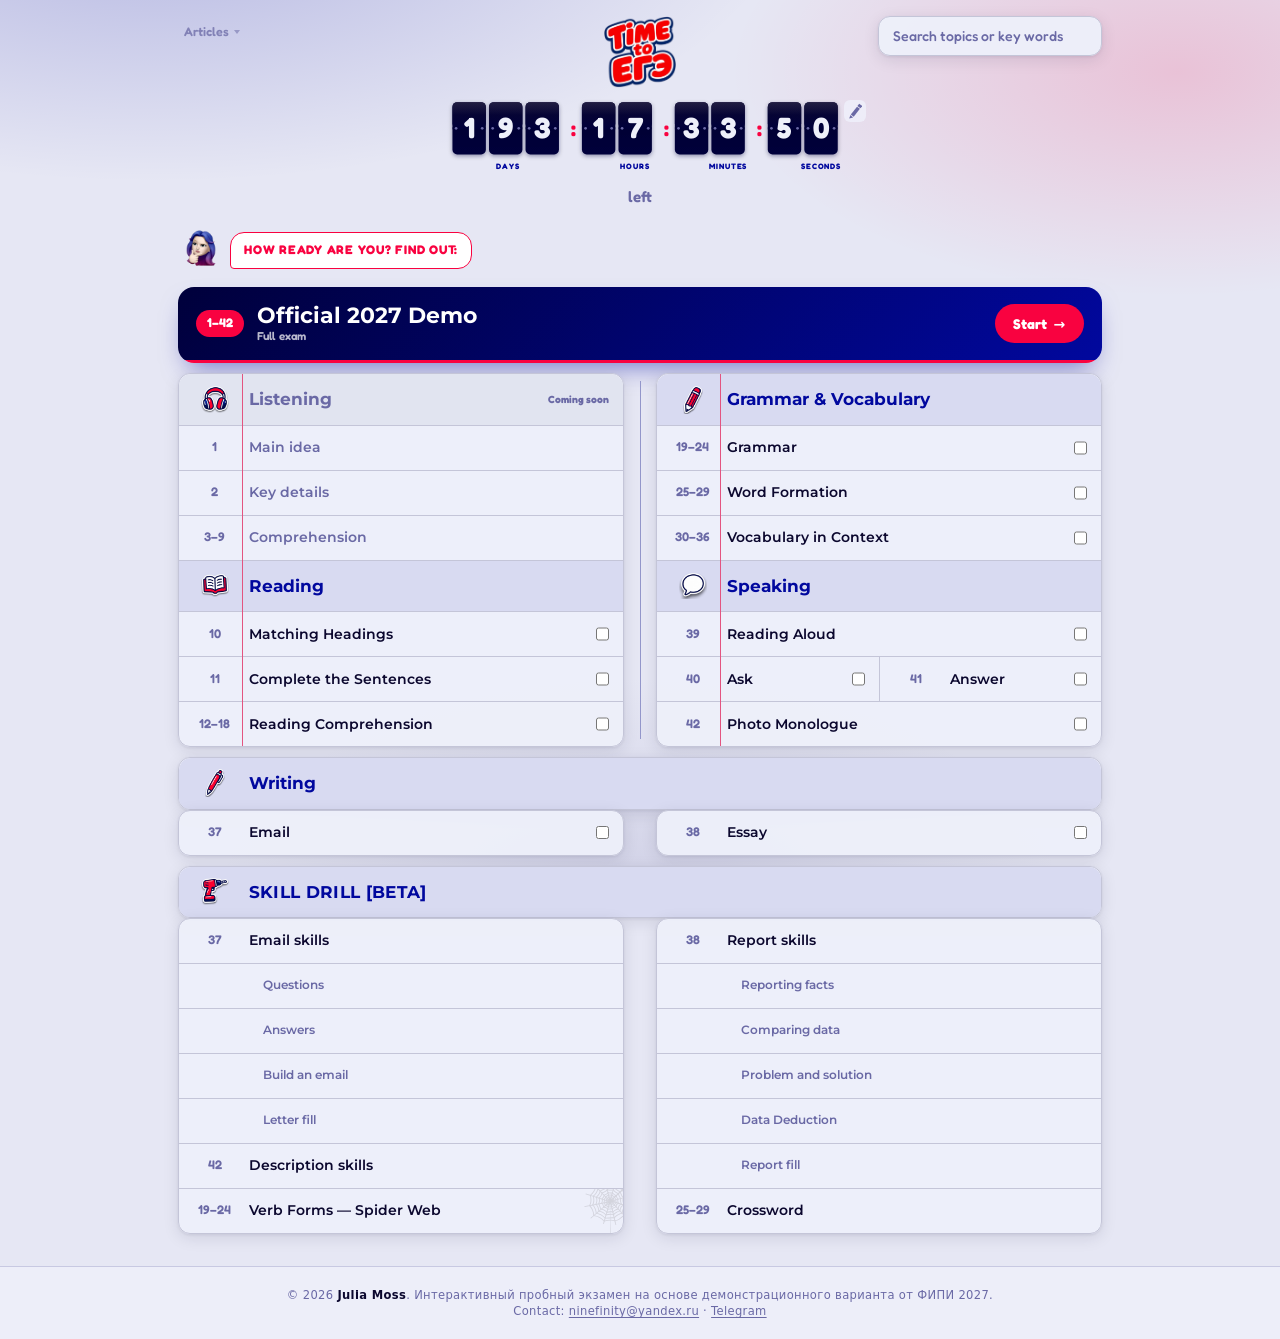
<file: topic.html>
<!DOCTYPE html>
<html lang="en">
<head>
  <meta charset="UTF-8" />
  <meta name="viewport" content="width=device-width, initial-scale=1.0" />
  <title>Time to ЕГЭ – Yap O'Clock</title>
  <link rel="icon" href="assets/timetoege.png" type="image/png" />
  <link rel="preconnect" href="https://fonts.googleapis.com" />
  <link rel="preconnect" href="https://fonts.gstatic.com" crossorigin />
  <link href="https://fonts.googleapis.com/css2?family=Fredoka:wght@500;600;700&family=Montserrat:ital,wght@0,400;0,500;0,600;0,700;1,400&display=swap" rel="stylesheet" />
  <link rel="stylesheet" href="css/shell.css" />
</head>
<body class="yap-brand">
  <main class="ege-page" id="egePage">
    <div class="ege-topics">
      <aside class="ege-rail">
        <div class="ege-topic-sidebar" id="egeTopicSidebar">
          <div class="ege-topic-sidebar__head">
            <a href="index.html" class="ege-back ege-topic-sidebar__back">← Sections</a>
            <div class="ege-topic-sidebar__logo">
              <img class="ege-rail__mark" src="assets/timetoege.png" alt="" aria-hidden="true" />
            </div>
          </div>
          <div class="ege-topic-nav" id="egeTopicNav">
            <nav class="ege-nav" id="egeNav" aria-label="Tasks"></nav>
          </div>
        </div>
      </aside>
    </div>

    <div class="ege-workspace">
      <div id="egeListeningChrome" aria-hidden="true"></div>
      <p class="ege-instructions" id="egeInstructions" hidden></p>
      <div id="egePanels" aria-live="polite" aria-busy="true">
        <p class="ege-loading" id="egeTopicLoading">Loading…</p>
      </div>
      <nav class="ege-task-flow" id="egeTaskFlow" aria-label="Task navigation" hidden>
        <button type="button" class="ege-task-flow__btn" id="egeFlowPrev" aria-label="Previous task" hidden>‹</button>
        <button type="button" class="ege-task-flow__current" id="egeFlowCurrent" aria-expanded="false" aria-controls="egeNav">
          <span class="ege-task-flow__position" id="egeFlowPosition"></span>
          <span class="ege-task-flow__label" id="egeFlowLabel"></span>
        </button>
        <button type="button" class="ege-task-flow__btn" id="egeFlowNext" aria-label="Next task" hidden>›</button>
      </nav>
    </div>
  </main>

  <script src="js/highlight.js"></script>
  <script type="module">
    var params = new URLSearchParams(location.search);
    var variant = params.get("variant") || "";
    var task = params.get("task") || "";
    if (variant.indexOf("2027") === 0 || task.indexOf("demo2027-") === 0) {
      location.replace("2027/topic.html" + location.search);
    } else {
      import("./js/engine.js").then(function () {
        EgePrep.initTopicPage();
      });
    }
  </script>
  <script src="shared/site-footer.js"></script>
</body>
</html>
</file>
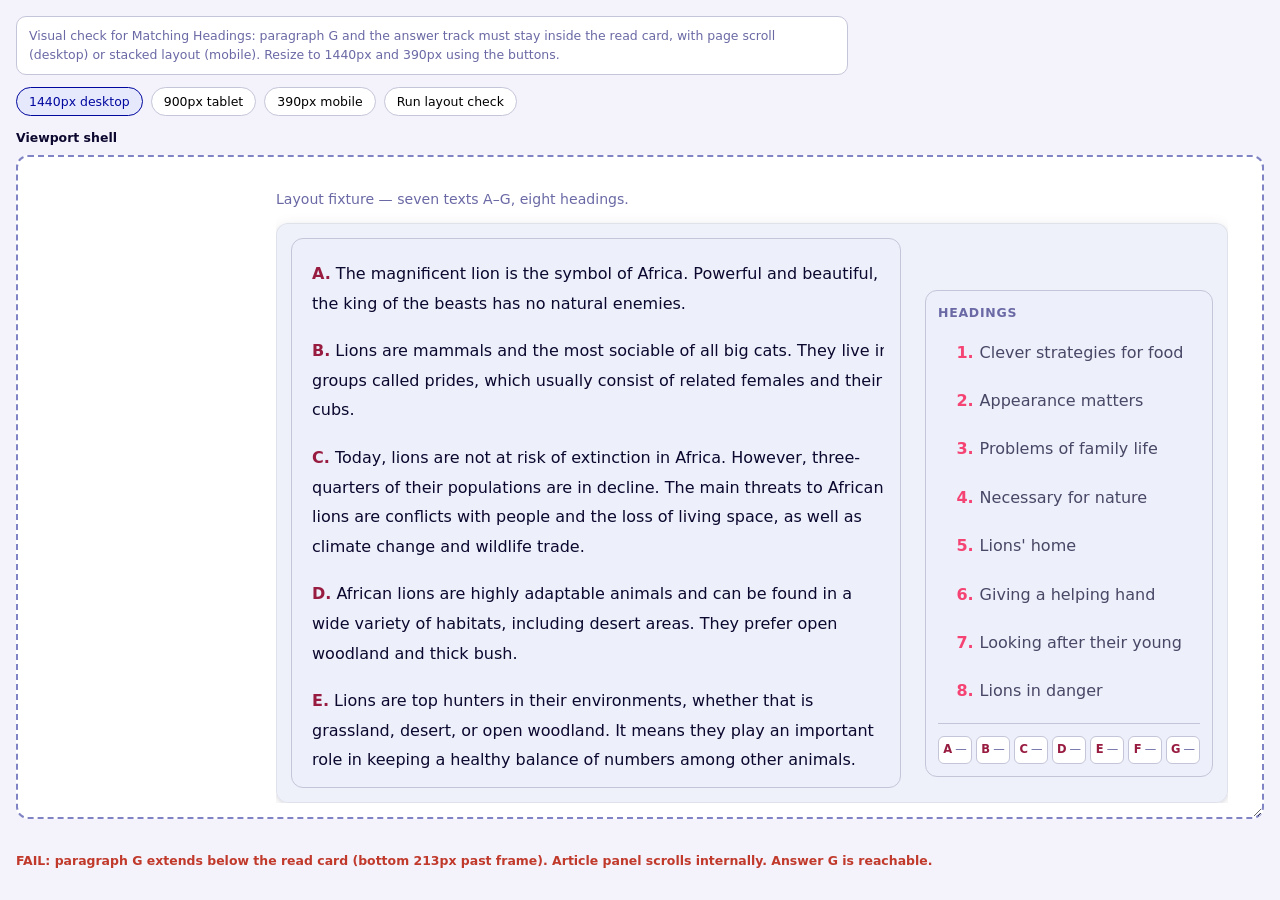
<file: tests/matching-headings-layout.html>
<!DOCTYPE html>
<html lang="en">
<head>
  <meta charset="UTF-8" />
  <meta name="viewport" content="width=device-width, initial-scale=1.0" />
  <title>Matching Headings layout check</title>
  <link rel="stylesheet" href="../css/shell.css" />
  <style>
    body {
      margin: 0;
      padding: 16px;
      background: #f4f3fb;
      font-family: var(--ege-font-text);
    }

    .layout-check__note {
      max-width: 52rem;
      margin: 0 0 12px;
      padding: 10px 12px;
      border-radius: 10px;
      background: #fff;
      border: 1px solid var(--ege-line);
      font-size: var(--ege-text-sm);
      line-height: 1.5;
      color: var(--ege-muted);
    }

    .layout-check__viewport {
      border: 2px dashed color-mix(in srgb, var(--yap-royal) 35%, var(--ege-line));
      border-radius: 12px;
      overflow: hidden;
      background: #fff;
      resize: horizontal;
      width: min(100%, 1440px);
      min-width: 320px;
      max-width: 1440px;
      margin: 0 auto 24px;
    }

    .layout-check__viewport[data-width="390"] {
      width: 390px;
    }

    .layout-check__label {
      margin: 0 0 6px;
      font-family: var(--ege-font-ui);
      font-size: var(--ege-text-sm);
      font-weight: 700;
      color: var(--ege-primary);
    }

    .layout-check__toolbar {
      display: flex;
      flex-wrap: wrap;
      gap: 8px;
      margin-bottom: 12px;
    }

    .layout-check__toolbar button {
      border: 1px solid var(--ege-line);
      border-radius: 999px;
      padding: 6px 12px;
      background: #fff;
      font-family: var(--ege-font-ui);
      font-size: var(--ege-text-sm);
      cursor: pointer;
    }

    .layout-check__toolbar button.is-active {
      border-color: var(--yap-royal);
      color: var(--yap-royal);
      background: var(--ege-wrong-pick-bg);
    }

    .layout-check__pass {
      margin-top: 8px;
      font-size: var(--ege-text-sm);
      font-weight: 700;
      color: var(--ege-ok);
    }

    .layout-check__fail {
      color: var(--ege-bad);
    }
  </style>
</head>
<body>
  <p class="layout-check__note">
    Visual check for Matching Headings: paragraph G and the answer track must stay inside the read card,
    with page scroll (desktop) or stacked layout (mobile). Resize to 1440px and 390px using the buttons.
  </p>

  <div class="layout-check__toolbar">
    <button type="button" data-width="1440" class="is-active">1440px desktop</button>
    <button type="button" data-width="900">900px tablet</button>
    <button type="button" data-width="390">390px mobile</button>
    <button type="button" id="runLayoutCheck">Run layout check</button>
  </div>

  <p class="layout-check__label">Viewport shell</p>
  <div class="layout-check__viewport ege-page ege-page--topic-layout" id="viewport" data-width="1440">
    <div class="ege-workspace" style="min-height: 70vh; display: flex; flex-direction: column;">
      <div id="egePanels" style="flex: 1 1 auto; min-height: 0; overflow: hidden; display: flex; flex-direction: column;">
        <section class="ege-task-panel is-active" id="panel-demo" style="flex: 1 1 auto; min-height: 0; overflow: hidden; display: flex; flex-direction: column;">
          <div class="ege-task-intro">
            <div class="ege-task-intro__lead">
              <p class="ege-instructions" lang="ru">Layout fixture — seven texts A–G, eight headings.</p>
            </div>
          </div>
          <article class="ege-task ege-task--matching" id="task-demo" style="flex: 1 1 auto; min-height: 0; display: flex; flex-direction: column;">
            <div class="ege-split ege-split--panels">
              <div class="ege-split__read">
                <section class="ege-panel ege-panel--read">
                  <div class="ege-read-scroll">
                    <div class="ege-match-texts">
                      <div class="ege-text-block" data-letter="A"><strong>A.</strong> The magnificent lion is the symbol of Africa. Powerful and beautiful, the king of the beasts has no natural enemies.</div>
                      <div class="ege-text-block" data-letter="B"><strong>B.</strong> Lions are mammals and the most sociable of all big cats. They live in groups called prides, which usually consist of related females and their cubs.</div>
                      <div class="ege-text-block" data-letter="C"><strong>C.</strong> Today, lions are not at risk of extinction in Africa. However, three-quarters of their populations are in decline. The main threats to African lions are conflicts with people and the loss of living space, as well as climate change and wildlife trade.</div>
                      <div class="ege-text-block" data-letter="D"><strong>D.</strong> African lions are highly adaptable animals and can be found in a wide variety of habitats, including desert areas. They prefer open woodland and thick bush.</div>
                      <div class="ege-text-block" data-letter="E"><strong>E.</strong> Lions are top hunters in their environments, whether that is grassland, desert, or open woodland. It means they play an important role in keeping a healthy balance of numbers among other animals.</div>
                      <div class="ege-text-block" data-letter="F"><strong>F.</strong> Lions do most of their hunting at night as their eyes have adapted to the dark. This gives them a huge advantage over the animals they hunt for.</div>
                      <div class="ege-text-block" data-letter="G"><strong>G.</strong> To save lions, new protected areas of habitat in east Africa are organised. There is a special conservation programme in Kenya that monitors and protects lions. The programme educates local people on lion conservation, too.</div>
                    </div>
                  </div>
                </section>
              </div>
              <div class="ege-split__work">
                <div class="ege-work-col">
                  <div class="ege-work-scroll">
                    <section class="ege-panel ege-panel--work">
                      <div class="ege-match-read">
                        <div class="ege-ref-strip">
                          <p class="ege-panel__label">Headings</p>
                          <ol class="ege-ref__list ege-ref__list--pickable">
                            <li data-value="1">Clever strategies for food</li>
                            <li data-value="2">Appearance matters</li>
                            <li data-value="3">Problems of family life</li>
                            <li data-value="4">Necessary for nature</li>
                            <li data-value="5">Lions' home</li>
                            <li data-value="6">Giving a helping hand</li>
                            <li data-value="7">Looking after their young</li>
                            <li data-value="8">Lions in danger</li>
                          </ol>
                        </div>
                        <div class="ege-answer-track">
                          <div class="ege-answer-track__row">
                            <button type="button" class="ege-answer-track__cell" data-slot="A"><span class="ege-answer-track__slot">A</span><span class="ege-answer-track__val"></span></button>
                            <button type="button" class="ege-answer-track__cell" data-slot="B"><span class="ege-answer-track__slot">B</span><span class="ege-answer-track__val"></span></button>
                            <button type="button" class="ege-answer-track__cell" data-slot="C"><span class="ege-answer-track__slot">C</span><span class="ege-answer-track__val"></span></button>
                            <button type="button" class="ege-answer-track__cell" data-slot="D"><span class="ege-answer-track__slot">D</span><span class="ege-answer-track__val"></span></button>
                            <button type="button" class="ege-answer-track__cell" data-slot="E"><span class="ege-answer-track__slot">E</span><span class="ege-answer-track__val"></span></button>
                            <button type="button" class="ege-answer-track__cell" data-slot="F"><span class="ege-answer-track__slot">F</span><span class="ege-answer-track__val"></span></button>
                            <button type="button" class="ege-answer-track__cell" data-slot="G"><span class="ege-answer-track__slot">G</span><span class="ege-answer-track__val"></span></button>
                          </div>
                        </div>
                      </div>
                    </section>
                  </div>
                </div>
              </div>
            </div>
          </article>
        </section>
      </div>
    </div>
  </div>

  <p id="layoutResult" class="layout-check__pass" aria-live="polite"></p>

  <script>
    var viewport = document.getElementById("viewport");
    var result = document.getElementById("layoutResult");
    var panel = document.querySelector(".ege-panel--read");
    var blockG = document.querySelector('[data-letter="G"]');
    var trackG = document.querySelector('[data-slot="G"]');

    document.querySelectorAll(".layout-check__toolbar button[data-width]").forEach(function (btn) {
      btn.addEventListener("click", function () {
        document.querySelectorAll(".layout-check__toolbar button[data-width]").forEach(function (b) {
          b.classList.remove("is-active");
        });
        btn.classList.add("is-active");
        viewport.style.width = btn.dataset.width + "px";
        viewport.dataset.width = btn.dataset.width;
        runLayoutCheck();
      });
    });

    function runLayoutCheck() {
      var panelRect = panel.getBoundingClientRect();
      var gRect = blockG.getBoundingClientRect();
      var trackRect = trackG.getBoundingClientRect();
      var readScroll = document.querySelector(".ege-read-scroll");
      var styles = window.getComputedStyle(readScroll);
      var clipped = gRect.bottom > panelRect.bottom + 1;
      var trackVisible = trackRect.bottom <= window.innerHeight + 2;
      var pageScroll = styles.overflowY === "visible" || styles.overflowY === "clip";

      result.className = clipped ? "layout-check__pass layout-check__fail" : "layout-check__pass";
      result.textContent =
        (clipped
          ? "FAIL: paragraph G extends below the read card (bottom " + Math.round(gRect.bottom - panelRect.bottom) + "px past frame)."
          : "PASS: paragraph G stays inside the read card at " + viewport.dataset.width + "px.") +
        (pageScroll ? " Article uses page scroll." : " Article panel scrolls internally.") +
        (trackVisible ? " Answer G is reachable." : " Scroll to reach answer G.");
    }

    document.getElementById("runLayoutCheck").addEventListener("click", runLayoutCheck);
    window.addEventListener("load", runLayoutCheck);
    window.addEventListener("resize", runLayoutCheck);
  </script>
</body>
</html>
</file>
<file: css/shell.css>
@import url("../shared/site-footer.css");

html {
  scroll-behavior: smooth;
}

@media (prefers-reduced-motion: reduce) {
  html {
    scroll-behavior: auto;
  }
}

:root {
  /* Yap O'Clock brand */
  --yap-hot: #f90240;
  --yap-royal: #01089e;
  --yap-paper: #eef0fa;
  --yap-ink: #0b072e;
  --yap-mist: #a4a5c1;
  --yap-wine: #981b40;
  --yap-dust: #6a69a5;
  --yap-navy: #00003b;

  --ege-ink: var(--yap-ink);
  --ege-muted: var(--yap-dust);
  --ege-line: #c4c5d8;
  --ege-bg: #e6e7f4;
  --ege-card: rgba(238, 240, 250, 0.96);
  --ege-primary: var(--yap-ink);
  --ege-accent: var(--yap-hot);
  --ege-accent-deep: var(--yap-wine);
  --ege-partial: var(--yap-royal);
  --ege-accent-soft: #fde8ef;
  --ege-accent-glow: rgba(249, 2, 64, 0.22);
  --ege-ok: #27ae60;
  --ege-ok-bg: #d5f5e3;
  --ege-bad: #c0392b;
  --ege-bad-bg: #fadbd8;
  --ege-text-ok-bg: var(--ege-ok-bg);
  --ege-text-ok-fg: var(--ege-ink);
  --ege-text-bad-bg: var(--ege-bad-bg);
  --ege-text-mark-pad: 1px 4px;
  --ege-text-mark-radius: 3px;
  --ege-wrong-pick: var(--yap-royal);
  --ege-wrong-pick-bg: #e6e8fc;
  --ege-mixed-bg: #fff0f4;
  --ege-radius: 12px;
  --ege-shadow: 0 4px 16px rgba(11, 7, 46, 0.1), 0 1px 3px rgba(11, 7, 46, 0.07);
  --ege-font-ui: "Fredoka", system-ui, sans-serif;
  --ege-font-text: "Montserrat", system-ui, sans-serif;
  --ege-font-cyrillic: "Montserrat", system-ui, sans-serif;
  --ege-text-xs: 0.72rem;
  --ege-text-sm: 0.78rem;
  --ege-text-md: 0.88rem;
  --ege-text-lg: 0.95rem;
  --ege-text-xl: 1rem;
  --ege-line-body: 1.85;
  --ege-line-ui: 1.55;
  --ege-workspace-min: 480px;
  --ege-workspace-max: calc(100vh - 120px);
  --ege-logo-max-height: 7.5rem;
  --ege-read-max: 42rem;
  --ege-split-work-min: 16rem;
  --ege-split-side-min: 17rem;
  --ege-split-pair-min: calc(var(--ege-read-max) + var(--ege-split-side-min) + 0.75rem);
  --ege-sticky-top: 16px;
  --ege-sticky-panel-max: calc(100vh - 32px);
  --ege-topic-sidebar-width: 200px;
  --ege-topic-read-col: 36rem;
  --ege-locked-nav-max: 68rem;
  --ege-topic-read-col-vocab: calc(var(--ege-topic-read-col) * 1.2);
  --ege-split-work-min-vocab: calc(var(--ege-split-work-min) * 0.8);
  --ege-topic-read-col-matching: calc(var(--ege-topic-read-col) * 1.452);
  --ege-split-work-min-matching: calc(var(--ege-split-work-min) * 0.765);
  --ege-matching-read-fr: 1.1fr;
  --ege-matching-work-min: 234px;
  --ege-matching-work-max: 288px;
  --ege-topic-read-col-gapfill: none;
  --ege-split-work-min-gapfill: 270px;
  --ege-split-work-max-gapfill: 300px;
  --ege-topic-read-col-wordform: none;
  --ege-split-work-min-wordform: 260px;
  --ege-split-work-max-wordform: 280px;
  --ege-reading-mc-read-fr: 1.609fr;
  --ege-reading-mc-work-fr: 0.663fr;
  --ege-reading-mc-work-min: 236px;
  --ege-listening-task-max: none;
}

*,
*::before,
*::after {
  box-sizing: border-box;
}

html {
  background-color: var(--ege-bg);
}

body {
  margin: 0;
  min-height: 100vh;
  display: flex;
  flex-direction: column;
  font-family: var(--ege-font-text);
  color: var(--ege-ink);
  background-color: var(--ege-bg);
  background-image:
    radial-gradient(ellipse 90% 55% at 12% -10%, rgba(1, 8, 158, 0.22), transparent 55%),
    radial-gradient(ellipse 70% 50% at 92% 8%, rgba(249, 2, 64, 0.16), transparent 50%),
    radial-gradient(ellipse 60% 45% at 50% 100%, rgba(106, 105, 165, 0.18), transparent 55%);
  background-attachment: fixed;
  background-repeat: no-repeat;
  line-height: 1.65;
}

a {
  color: var(--ege-accent-deep);
}

.ege-page {
  flex: 1;
  width: 100%;
  max-width: 1240px;
  margin: 0 auto;
  padding: 16px 18px 32px;
  display: grid;
  grid-template-columns: 220px minmax(0, 1fr);
  gap: 20px 24px;
  align-items: start;
}

.ege-topics {
  position: sticky;
  top: 16px;
  max-height: calc(100vh - 32px);
  overflow-y: auto;
  padding-right: 4px;
  grid-row: 1;
  align-self: start;
}

.ege-page--topic-layout .ege-topics {
  overflow: visible;
  max-height: none;
}

/* A single-task topic (the crossword drill) has no task list worth
   navigating -- the sidebar would just echo the one task's own name.
   Drop it and give the task the full column instead of the usual
   220px/1fr split (below 861px the sidebar stays fully off; from 861px up
   only its logo is kept, see below). Chained with .ege-page--topic-layout (every skill drill
   carries it) rather than left as a bare class: that rule's own desktop
   override of grid-template-columns/.ege-topics' display sits later in
   this file and would otherwise win the tie on equal specificity. */
.ege-page--topic-layout.ege-page--no-topic-nav {
  grid-template-columns: minmax(0, 1fr);
}

.ege-page--topic-layout.ege-page--no-topic-nav > .ege-topics {
  display: none;
}

/* Collapsing to one explicit column above isn't enough on its own: the
   normal two-column layout also places .ege-workspace at grid-column: 2
   (further down, desktop-only), and a grid always creates an implicit
   track to satisfy an explicit placement past its last defined column --
   even though nothing occupies column 1 (.ege-topics is display: none),
   its minmax(0, 1fr) track still claims a share of the row, leaving a
   blank strip the width of a phantom sidebar column. Putting .ege-workspace
   back in column 1 removes the need for that implicit track entirely. */
@media (min-width: 861px) {
  .ege-page--topic-layout.ege-page--no-topic-nav > .ege-workspace {
    grid-column: 1;
  }

  /* Desktop keeps just the drill's logo from the sidebar, pinned to the top
     left over the page rather than in a row of its own. The task's own
     "Sections" back link sits directly under it, and the instructions move
     to the right of that stack, so the header stays about as tall as the
     back link + instructions were on their own. The task list and the
     sidebar's duplicate back link stay hidden. Below this width the logo is
     hidden anyway, so the whole sidebar stays off there. */
  .ege-page--topic-layout.ege-page--no-topic-nav {
    --ege-crossword-logo-h: 5rem;
    position: relative;
  }

  .ege-page--topic-layout.ege-page--no-topic-nav > .ege-topics {
    display: block;
    position: absolute;
    top: 16px;
    left: 20px;
    z-index: 2;
    max-height: none;
    overflow: visible;
  }

  .ege-page--topic-layout.ege-page--no-topic-nav .ege-topic-nav,
  .ege-page--topic-layout.ege-page--no-topic-nav .ege-topic-sidebar__back {
    display: none;
  }

  /* The sidebar normally stretches to fill the viewport height as a column;
     as just a logo it must shrink to fit. */
  .ege-page--topic-layout.ege-page--no-topic-nav .ege-topic-sidebar {
    min-height: 0;
    height: auto;
  }

  .ege-page--topic-layout.ege-page--no-topic-nav .ege-topic-sidebar__logo {
    justify-content: flex-start;
  }

  .ege-page--topic-layout.ege-page--no-topic-nav .ege-topic-sidebar__logo .ege-rail__mark--skill {
    max-height: var(--ege-crossword-logo-h);
  }

  .ege-page--topic-layout.ege-page--no-topic-nav .ege-task-intro {
    display: grid;
    grid-template-columns: max-content minmax(0, 1fr);
    grid-template-rows: var(--ege-crossword-logo-h) auto;
    column-gap: 22px;
    row-gap: 8px;
    align-items: start;
  }

  .ege-page--topic-layout.ege-page--no-topic-nav .ege-task-intro__back {
    grid-column: 1;
    grid-row: 2;
  }

  /* Centred on the logo's row, not stretched against the whole stack. */
  .ege-page--topic-layout.ege-page--no-topic-nav .ege-task-intro__lead {
    grid-column: 2;
    grid-row: 1;
    align-self: center;
  }
}

/* Desktop only: on mobile the rail is hidden by default and toggled via
   .is-nav-open (see the @media (max-width: 860px) block further down) --
   this rule used to apply unscoped and always beat that with higher
   specificity, so the mobile task-list drawer never actually closed. */
@media (min-width: 861px) {
  .ege-page--topic-layout .ege-rail {
    display: flex;
    flex-direction: column;
    max-height: none;
  }
}

.ege-page--topic-layout .ege-nav {
  overflow: visible;
  flex: 0 0 auto;
  padding-right: 2px;
}

.ege-page:not(.ege-page--topic-layout) .ege-workspace {
  min-width: 0;
  display: grid;
  gap: 0;
  align-self: start;
  align-content: start;
  align-items: start;
}

.ege-exam-bar {
  position: sticky;
  top: 0.5rem;
  z-index: 6;
  display: flex;
  align-items: flex-start;
  justify-content: space-between;
  gap: 0.75rem;
  margin: 0 0 0.45rem;
  flex-wrap: wrap;
}

.ege-exam-phase-actions {
  display: flex;
  flex-wrap: wrap;
  gap: 0.5rem;
  align-items: center;
}

.ege-exam-phase-actions[hidden] {
  display: none !important;
}

.ege-exam-bar__start {
  display: flex;
  align-items: center;
  flex-wrap: wrap;
  gap: 8px;
  flex: 0 0 auto;
}

.ege-exam-bar__writing38-title {
  margin: 0;
  font-family: var(--ege-font-text);
  font-size: var(--ege-text-md);
  font-weight: 700;
  color: var(--ege-ink);
  white-space: nowrap;
}

.ege-exam-bar__end {
  display: flex;
  align-items: center;
  justify-content: flex-end;
  flex-wrap: wrap;
  gap: 8px;
  margin-left: auto;
  flex: 0 0 auto;
}

.ege-exam-manage-actions {
  display: flex;
  flex-wrap: wrap;
  gap: 6px;
  align-items: center;
}

.ege-exam-manage-actions[hidden] {
  display: none !important;
}

.ege-exam-restart-btn {
  flex: 0 0 auto;
  width: 2.25rem;
  min-width: 2.25rem;
  height: 2.25rem;
  padding: 0;
  display: inline-flex;
  align-items: center;
  justify-content: center;
  border-radius: 999px;
  font-size: 1.05rem;
  line-height: 1;
}

.ege-exam-bar__end .ege-exam-manage-actions .ege-exam-phase-actions__btn {
  padding: 8px 12px;
  font-size: var(--ege-text-sm);
  font-weight: 600;
  line-height: 1.2;
  border-radius: 999px;
  box-shadow: none;
  transform: none;
}

.ege-exam-bar__end .ege-exam-manage-actions .ege-exam-phase-actions__btn:hover {
  transform: none;
}

.ege-exam-bar__end .ege-exam-finish {
  padding: 8px 16px;
  font-size: var(--ege-text-sm);
  font-weight: 700;
  line-height: 1.2;
  border-radius: 999px;
  letter-spacing: 0.01em;
  transform: none;
}

.ege-exam-bar__end .ege-exam-finish.ege-btn--primary:not(:disabled) {
  color: #fff;
  background: var(--yap-royal);
  border-color: var(--yap-royal);
  box-shadow: 0 4px 12px var(--ege-accent-glow);
}

.ege-exam-bar__end .ege-exam-finish.ege-btn--primary:not(:disabled):hover {
  transform: none;
  filter: brightness(1.06);
}

.ege-exam-bar__end .ege-exam-finish.ege-btn--ghost {
  color: var(--ege-muted);
  background: color-mix(in srgb, var(--ege-line) 35%, #fff);
  border-color: var(--ege-line);
  box-shadow: none;
  opacity: 1;
  cursor: pointer;
}

.ege-exam-bar__end .ege-exam-finish.ege-btn--ghost:hover {
  border-color: color-mix(in srgb, var(--yap-royal) 28%, var(--ege-line));
  color: var(--ege-ink);
}

.ege-exam-side-rail {
  display: flex;
  flex-direction: column;
  gap: 8px;
  margin-top: auto;
  padding-top: 12px;
  border-top: 1px solid var(--ege-line);
}

.ege-exam-side-rail[hidden] {
  display: none !important;
}

.ege-page--topic-layout .ege-topic-sidebar {
  min-height: 0;
}

@media (min-width: 861px) {
  .ege-page--topic-layout .ege-topic-sidebar {
    min-height: calc(100vh - 32px);
  }

  .ege-exam-side-rail {
    flex: 0 0 auto;
  }

  .ege-exam-side-rail .ege-exam-timer {
    justify-content: flex-start;
    width: 100%;
  }

  .ege-exam-side-rail .ege-exam-timer__time {
    width: 100%;
    text-align: center;
  }

  .ege-exam-side-rail .ege-exam-phase-actions,
  .ege-exam-side-rail .ege-exam-manage-actions {
    flex-direction: column;
    align-items: stretch;
    width: 100%;
    gap: 6px;
  }

  .ege-exam-side-rail .ege-exam-phase-actions__btn,
  .ege-exam-side-rail .ege-exam-finish,
  .ege-exam-side-rail .ege-exam-manage-actions .ege-exam-phase-actions__btn {
    width: 100%;
    justify-content: center;
    padding: 10px 12px;
    font-size: var(--ege-text-sm);
    font-weight: 600;
    line-height: 1.2;
    border-radius: 10px;
    box-shadow: none;
    transform: none;
  }

  .ege-exam-side-rail .ege-exam-phase-actions__btn:hover,
  .ege-exam-side-rail .ege-exam-finish:hover {
    transform: none;
  }

  .ege-exam-side-rail .ege-exam-finish.ege-btn--primary {
    box-shadow: 0 4px 12px var(--ege-accent-glow);
  }

  .ege-page--topic-layout:has(.ege-exam-side-rail:not([hidden])) > .ege-workspace .ege-exam-bar {
    display: none !important;
  }
}

.ege-exam-bar[hidden] {
  display: none;
}

.ege-exam-timer {
  display: flex;
  align-items: center;
  justify-content: flex-end;
  gap: 0.4rem;
}

.ege-exam-timer__start {
  margin: 0;
  border: none;
  font-family: var(--ege-font-ui);
  font-size: 0.95rem;
  font-weight: 700;
  color: #fff;
  background: var(--yap-royal);
  padding: 0.35rem 0.75rem;
  border-radius: 10px;
  box-shadow: var(--ege-shadow);
  cursor: pointer;
}

.ege-exam-timer__start[hidden] {
  display: none;
}

.ege-exam-timer__start:hover {
  filter: brightness(1.06);
}

.ege-exam-timer__start:focus-visible {
  outline: 2px solid var(--yap-royal);
  outline-offset: 2px;
}

.ege-exam-timer[hidden] {
  display: none;
}

.ege-exam-timer__time {
  margin: 0;
  border: none;
  font-family: var(--ege-font-ui);
  font-size: 1.15rem;
  font-weight: 700;
  font-variant-numeric: tabular-nums;
  letter-spacing: 0.04em;
  color: var(--yap-royal);
  background: var(--ege-card);
  padding: 0.28rem 0.7rem;
  border-radius: 10px;
  box-shadow: var(--ege-shadow);
  cursor: default;
}

.ege-exam-timer.is-armed .ege-exam-timer__time {
  cursor: pointer;
}

.ege-exam-timer.is-armed .ege-exam-timer__time:hover {
  filter: brightness(1.04);
}

.ege-exam-timer.is-armed .ege-exam-timer__time:focus-visible {
  outline: 2px solid var(--yap-royal);
  outline-offset: 2px;
}

.ege-exam-timer.is-urgent .ege-exam-timer__time {
  color: var(--yap-hot);
}

.ege-exam-timer.is-done .ege-exam-timer__time {
  color: var(--ege-accent-deep);
}

.ege-rail {
  min-width: 0;
}

.ege-rail__head {
  display: flex;
  align-items: center;
  gap: 10px;
  margin-bottom: 10px;
}

.ege-rail__head--logo-only {
  align-items: flex-start;
}

.ege-rail__logo {
  display: block;
  line-height: 0;
}

.ege-rail__mark {
  display: block;
  width: auto;
  max-width: 100%;
  max-height: 4rem;
  height: auto;
  flex-shrink: 0;
  border-radius: 0;
  object-fit: contain;
}

/* The skill-drill mark reads smaller than the EGE wordmark at the same
   height, so it gets a 20% bump to sit at the same visual weight. */
.ege-rail__mark--skill {
  max-height: 4.8rem;
}

.ege-rail__title {
  margin: 0;
  font-family: var(--ege-font-cyrillic);
  font-size: var(--ege-text-xl);
  font-weight: 700;
  color: var(--ege-primary);
  line-height: 1.15;
  min-width: 0;
}

.ege-rail__title[hidden] {
  display: none;
}

.ege-rail__exam {
  margin: 4px 0 0;
  font-family: var(--ege-font-ui);
  font-size: 0.72rem;
  font-weight: 700;
  letter-spacing: 0.02em;
  color: var(--ege-accent-deep);
}

.ege-rail__exam[hidden] {
  display: none;
}

#egeRailHead[hidden] {
  display: none !important;
}

.ege-rail__back {
  display: block;
  margin-bottom: 10px;
}

.ege-topic-sidebar {
  min-width: 0;
}

.ege-topic-sidebar__logo {
  display: none;
}

.ege-topic-sidebar__head {
  display: flex;
  flex-direction: column;
  align-items: stretch;
  gap: 6px;
}

.ege-topic-sidebar__back {
  display: block;
  margin: 0;
}

/* ── Topic layout: sidebar + unified main column (all task types) ── */
@media (min-width: 861px) {
  body:has(.ege-page--topic-layout) {
    height: 100vh;
    height: 100dvh;
    overflow: hidden;
  }

  body:has(.ege-page--topic-layout) .ege-page--topic-layout {
    flex: 1 1 auto;
    min-height: 0;
    max-height: 100%;
  }

  body:has(.ege-page--topic-layout) .site-author {
    display: none;
  }

  .ege-page--topic-layout {
    grid-template-columns: var(--ege-topic-sidebar-width) minmax(0, 1fr);
    grid-template-rows: auto auto minmax(0, 1fr);
    column-gap: 24px;
    row-gap: 10px;
    align-items: stretch;
    min-height: 0;
    overflow: hidden;
    padding-bottom: 16px;
  }

  .ege-page--topic-layout > .ege-topics {
    display: block;
    grid-column: 1;
    grid-row: 1 / -1;
    align-self: start;
    position: sticky;
    top: var(--ege-sticky-top);
    max-height: calc(100vh - 32px);
    overflow-y: auto;
    min-width: 0;
  }

  .ege-page--topic-layout .ege-rail {
    display: block;
    min-width: 0;
  }

  .ege-page--topic-layout .ege-topic-sidebar {
    display: flex;
    flex-direction: column;
    align-items: stretch;
    gap: 8px;
    min-width: 0;
    flex: 0 0 auto;
  }

  .ege-page--topic-layout .ege-topic-sidebar__head {
    display: flex;
    flex-direction: column;
    align-items: stretch;
    gap: 4px;
    flex: 0 0 auto;
  }

  .ege-page--topic-layout > .ege-workspace {
    grid-column: 2;
    grid-row: 1 / -1;
    display: flex;
    flex-direction: column;
    min-width: 0;
    min-height: 0;
    width: 100%;
    height: 100%;
    max-height: 100%;
    align-self: stretch;
  }

  .ege-page--topic-layout .ege-exam-bar {
    position: static;
    flex: 0 0 auto;
    margin: 0 0 0.45rem;
    padding: 0;
  }

  .ege-page--topic-layout .ege-rail__head {
    display: none !important;
  }

  .ege-page--topic-layout .ege-topic-sidebar__logo {
    display: flex;
    justify-content: center;
    line-height: 0;
    margin: 0;
  }

  .ege-page--topic-layout .ege-topic-sidebar__logo .ege-rail__mark {
    display: block;
    width: auto;
    max-width: 100%;
    max-height: 6.5rem;
    height: auto;
    object-fit: contain;
  }

  /* A further bump on top of the skill-drill mark's existing 20% bump
     (it reads smaller than the EGE wordmark at the same height) -- centered
     in the sidebar column now, rather than pinned to its left edge. */
  .ege-page--topic-layout .ege-topic-sidebar__logo .ege-rail__mark--skill {
    max-height: 8.4rem;
  }

  .ege-page--topic-layout .ege-task-intro__head {
    display: flex;
    flex-direction: row;
    align-items: center;
    justify-content: space-between;
    flex-wrap: nowrap;
    gap: 12px;
    width: 100%;
    min-width: 0;
  }

  .ege-page--topic-layout .ege-task-intro__head .ege-task-title {
    flex: 1 1 auto;
    margin: 0;
    min-width: 0;
  }

  .ege-page--topic-layout .ege-task-intro__lead,
  .ege-page--topic-layout .ege-task-intro .ege-instructions {
    margin: 0;
  }

  .ege-page--topic-layout .ege-topic-sidebar__back {
    margin: 0;
    padding: 0 10px 0 14px;
  }

  .ege-page--topic-layout .ege-task-title,
  .ege-page--topic-layout .ege-task-intro .ege-task-title {
    margin: 0;
    font-size: clamp(1.1rem, 3vw, 1.45rem);
    line-height: 1.2;
  }

  .ege-page--topic-layout .ege-topic-nav {
    position: relative;
    display: flex;
    flex-direction: column;
    gap: 0.4rem;
    flex: 1 1 auto;
    min-width: 0;
    min-height: 0;
    margin: 0;
    overflow-y: auto;
  }

  .ege-page--topic-layout .ege-nav-filter {
    flex: 0 0 auto;
  }

  .ege-page--topic-layout .ege-nav {
    flex: 0 0 auto;
    margin: 0;
    overflow: visible;
  }
}

/* ── Mock exam: locked nav ──
   During the full written+oral mock exam (#egePage.is-locked-nav, set by
   E.syncTaskFlowControls in js/ege/nav.js based on E.isFullWrittenExam()),
   the task-list sidebar goes away in favor of the ‹ › flow strip plus a
   corner dropdown, so the exam reads as one focused task at a time instead
   of a wall of buttons. Practice mode never gets this class, and it's
   scoped to desktop widths -- mobile keeps its existing drawer. */
@media (min-width: 861px) {
  #egePage.is-locked-nav {
    --ege-topic-sidebar-width: 120px;
  }

  /* Word Formation/Grammar (task--wordform), Complete the Sentences
     (task--gapfill), and the essay (task--writing-essay) all use a
     different container strategy than every other task type --
     height:auto with the page itself scrolling, rather than a fixed
     viewport-relative height with internal scrolling -- each via their
     own pre-existing :has() exception elsewhere in this file (confirmed
     live via computed styles, not assumed from the class names). That's
     fine on its own, but it means .ege-workspace's height depends
     entirely on how much content a given task happens to have, so the
     flow strip after it lands at a noticeably different screen position
     depending on which task is open -- shorter than the rest for a short
     wordform passage, taller for the essay's extra criteria-button row,
     etc. A definite `height` here (tried first) fixes the short-content
     case but breaks long content: overflow stays visible, so a passage
     taller than that fixed height spills past .ege-workspace's bottom
     edge -- right into the flow strip, which sticks to *that* box's
     bottom edge, not the true content end. min-height avoids that (the
     box still grows for tall content) but doesn't help short content by
     itself, since #egePanels below has flex: 0 1 auto (no grow) for
     these task types and so doesn't expand to claim the extra floor
     space -- it just leaves a gap between short content and the flow
     strip. Fix both: min-height as the floor, and let #egePanels
     actually grow to fill it (see below). */
  #egePage.is-locked-nav.ege-page--topic-layout > .ege-workspace:has(#egePanels > .ege-task-panel.is-active > .ege-task--wordform),
  #egePage.is-locked-nav.ege-page--topic-layout > .ege-workspace:has(#egePanels > .ege-task-panel.is-active > .ege-task--gapfill),
  #egePage.is-locked-nav.ege-page--topic-layout > .ege-workspace:has(#egePanels > .ege-task-panel.is-active > .ege-task--writing-essay) {
    min-height: var(--ege-sticky-panel-max);
    /* Practice mode adds its own bottom padding here (40px for wordform,
       32px for the essay -- see their :has() rules further down/in the
       @media(min-width:861px) essay block) so the page has breathing room
       before it ends. In locked-nav mode .ege-workspace's height is fixed
       to match every other task type instead, and that padding was eating
       straight into it -- #egePanels grew 32-40px short of the floor, so
       the strip landed that much higher than the sticky tasks' strip. */
    padding-bottom: 0;
    /* Practice mode also gives gapfill's .ege-workspace its own
       overflow-y:auto (an internal scroll container, unlike wordform/essay
       which leave it visible and let the page scroll instead) -- confirmed
       live: with min-height forcing this box to the same floor as every
       other task type but content taller than that floor, the flow strip
       (the box's own last child) ends up scrolled inside it and clipped
       instead of pushed into the page's normal flow below. Force it back
       to visible here, same as the other two exceptions. */
    overflow: visible;
  }

  #egePage.is-locked-nav.ege-page--topic-layout > .ege-workspace:has(#egePanels > .ege-task-panel.is-active > .ege-task--wordform) > #egePanels,
  #egePage.is-locked-nav.ege-page--topic-layout > .ege-workspace:has(#egePanels > .ege-task-panel.is-active > .ege-task--gapfill) > #egePanels,
  #egePage.is-locked-nav.ege-page--topic-layout > .ege-workspace:has(#egePanels > .ege-task-panel.is-active > .ege-task--writing-essay) > #egePanels {
    flex: 1 1 auto;
  }

  /* min-height + flex-grow gets short content close to the same baseline
     as every other task type, but sticky positioning still isn't safe
     here: it pins the flow strip at a fixed offset from the *box's*
     edge, and content can still end up slightly taller than that box
     even after growing it, overlapping the strip by a few pixels
     (confirmed live, not just in theory). Every other task type's
     content is properly height-bounded with internal scrolling, so
     sticky can't overrun it -- these three aren't, by design (that's the
     whole reason each gets its own :has() exception), so pin the strip
     in normal flow instead. It lands lower for genuinely long content,
     but it will never sit on top of text, which matters more than
     perfect vertical alignment. */
  #egePage.is-locked-nav.ege-page--topic-layout > .ege-workspace:has(#egePanels > .ege-task-panel.is-active > .ege-task--wordform) .ege-task-flow,
  #egePage.is-locked-nav.ege-page--topic-layout > .ege-workspace:has(#egePanels > .ege-task-panel.is-active > .ege-task--gapfill) .ege-task-flow,
  #egePage.is-locked-nav.ege-page--topic-layout > .ege-workspace:has(#egePanels > .ege-task-panel.is-active > .ege-task--writing-essay) .ege-task-flow {
    position: static;
    bottom: auto;
  }

  /* Opening the list reflows the sidebar column back to full width instead
     of floating a popover over the task -- nothing ever gets covered, only
     temporarily pushed aside, which is what "don't interrupt content"
     actually needs (a floating overlay still covers whatever's under it
     while open, even if it doesn't reflow anything). */
  #egePage.is-locked-nav.is-nav-open {
    --ege-topic-sidebar-width: 220px;
  }

  #egePage.is-locked-nav .ege-topic-nav {
    display: none;
  }

  #egePage.is-locked-nav.is-nav-open .ege-topic-nav {
    display: flex;
  }

  #egePage.is-locked-nav.ege-page--topic-layout > .ege-workspace #egeInstructions,
  #egePage.is-locked-nav.ege-page--topic-layout > .ege-workspace #egePanels,
  #egePage.is-locked-nav.ege-page--topic-layout > .ege-workspace #egeListeningChrome,
  #egePage.is-locked-nav.ege-page--topic-layout > .ege-workspace .ege-task-flow {
    width: 100%;
    max-width: var(--ege-locked-nav-max);
    margin-inline: auto;
  }

  /* The mobile version of this strip is meant to look like a flat toolbar
     bled to the screen edge (negative margin, border-top only, sticky to
     the viewport bottom). Sitting in normal flow under a rounded, shadowed
     content card, that flat styling reads as a stray strip rather than
     part of the page -- give it the same card treatment instead. Also
     slimmer than mobile's 48px touch targets, which desktop doesn't need. */
  #egePage.is-locked-nav .ege-task-flow {
    margin-top: 14px;
    padding: 6px 8px;
    gap: 8px;
    border: 1px solid var(--ege-line);
    border-radius: var(--ege-radius);
    background: var(--ege-card);
    box-shadow: var(--ege-shadow);
  }

  #egePage.is-locked-nav .ege-task-flow__btn {
    width: 34px;
    min-height: 34px;
    font-size: 1.1rem;
  }

  #egePage.is-locked-nav .ege-task-flow__current {
    flex-direction: row;
    align-items: baseline;
    gap: 6px;
    min-height: 34px;
    padding: 4px 8px;
  }

  #egePage.is-locked-nav .ege-task-flow__position {
    font-size: var(--ege-text-xs);
  }

  #egePage.is-locked-nav .ege-task-flow__label {
    font-size: var(--ege-text-sm);
  }

  /* This used to pad the inner scroll areas so their content wouldn't end
     up hidden behind the sticky flow strip pinned to the viewport bottom.
     That's now handled dynamically and more precisely by
     E.syncStickyPanelClearance (nav.js), which caps .ege-split__read/
     .ege-split__work's own max-height at (viewport height - 76px) based on
     where the panel actually sits -- already well clear of the flow strip
     (confirmed live: panel bottom edge lands ~78px above the viewport
     bottom, strip is 48px tall). Keeping this padding on top of that
     double-reserved the clearance, showing as a large empty gap after the
     last line once scrolled to the end. */
}

.ege-locked-nav-backdrop {
  display: none;
  position: fixed;
  inset: 0;
  z-index: 19;
  border: none;
  padding: 0;
  margin: 0;
  background: transparent;
  cursor: default;
}

#egePage.is-locked-nav.is-nav-open .ege-locked-nav-backdrop {
  display: block;
}

/* The backdrop spans the whole viewport (inset: 0), so it also covered the
   task list it was meant to sit behind: clicking any task in the open list hit
   the backdrop instead of the button and only closed the list, leaving ‹ › as
   the sole way to move between tasks (confirmed live at 1280px and at 375px
   via elementFromPoint). Raising .ege-rail doesn't help -- its wrapper
   .ege-topics is position: sticky on desktop, which forms a stacking context
   on its own, so the whole subtree is judged by .ege-topics' z-index: auto
   (i.e. 0) against the backdrop's 19. Raise the wrapper instead; it holds
   nothing but the sidebar, so nothing else changes order, and the backdrop
   still catches clicks everywhere else -- which is what closes the list. */
#egePage.is-locked-nav.is-nav-open .ege-topics {
  z-index: 20;
}

@media (max-width: 860px) {
  /* Below 861px .ege-topics is reset to position: static (the drawer rules
     further down), and z-index is inert on a static box -- give it a position
     so the raise above actually applies on phones too. Desktop keeps the
     sticky positioning it already has. */
  #egePage.is-locked-nav.is-nav-open .ege-topics {
    position: relative;
  }
}

/* The exam bar carries its own "← Go back" (nav.js copies the sidebar link's
   label into it verbatim, so the two read identically). The sidebar head isn't
   hidden by .is-locked-nav -- only .ege-topic-nav below it is -- so both links
   sat in the top-left corner at once, on desktop and mobile alike. Drop the
   sidebar copy while the bar is actually on screen; :has() keeps it tied to the
   bar really being rendered, so a state where the bar is hidden still leaves a
   way back rather than stranding the student mid-exam. */
#egePage.is-locked-nav:has(#egeExamBar:not([hidden])) .ege-topic-sidebar__back {
  display: none;
}

.ege-page--topic-layout > .ege-workspace {
  display: flex;
  flex-direction: column;
  gap: 0;
  min-width: 0;
  width: 100%;
  position: relative;
  isolation: isolate;
  background: transparent;
  border: none;
  border-radius: var(--ege-radius);
  box-shadow: none;
  overflow: hidden;
  padding: 12px 12px 0;
  box-sizing: border-box;
}

@media (min-width: 861px) {
  .ege-page--topic-layout > .ege-workspace #egeListeningChrome,
  .ege-page--topic-layout > .ege-workspace #egeInstructions,
  .ege-page--topic-layout > .ege-workspace .ege-task-flow,
  .ege-page--topic-layout > .ege-workspace .ege-exam-bar {
    flex: 0 0 auto;
  }

  .ege-page--topic-layout > .ege-workspace .ege-task-flow {
    position: relative;
    bottom: auto;
  }

  .ege-page--topic-layout > .ege-workspace #egePanels {
    flex: 1 1 0;
    min-height: 8rem;
    overflow: hidden;
    grid-template-rows: minmax(0, 1fr);
  }

  .ege-page--topic-layout #egePanels > .ege-task-panel.is-active {
    min-height: 0;
    height: 100%;
    overflow: hidden;
    display: flex;
    flex-direction: column;
  }

  .ege-page--topic-layout #egePanels > .ege-task-panel.is-active > .ege-task-intro {
    flex: 0 0 auto;
  }

  .ege-page--topic-layout #egePanels > .ege-task-panel.is-active > .ege-task {
    flex: 1 1 auto;
    min-height: 0;
    overflow: hidden;
    display: flex;
    flex-direction: column;
  }

  .ege-page--topic-layout #egePanels > .ege-task-panel.is-active > .ege-task:not(:has(.ege-split--panels)):not(:has(.ege-speaking-stack)) {
    overflow-x: hidden;
    overflow-y: auto;
    overscroll-behavior: contain;
  }

  .ege-page--topic-layout #egePanels > .ege-task-panel.is-active > .ege-task > .ege-task__footer {
    flex: 0 0 auto;
  }

  .ege-page--topic-layout #egePanels > .ege-task-panel.is-active .ege-split--panels,
  .ege-page--topic-layout #egePanels > .ege-task-panel.is-active .ege-speaking-stack {
    flex: 1 1 auto;
    min-height: 0;
  }

  .ege-page--topic-layout #egePanels > .ege-task-panel.is-active .ege-speaking-stack {
    overflow-y: auto;
    overflow-x: hidden;
  }

  .ege-page--topic-layout #egePanels > .ege-task-panel.is-active > .ege-listening-root {
    flex: 1 1 auto;
    min-height: 0;
    overflow: hidden;
    display: flex;
    flex-direction: column;
  }

  .ege-page--topic-layout #egePanels > .ege-task-panel.is-active > .ege-listening-root > .ege-listening-chrome {
    flex: 0 0 auto;
  }

  .ege-page--topic-layout #egePanels > .ege-task-panel.is-active > .ege-listening-root > .ege-task {
    flex: 1 1 auto;
    min-height: 0;
    overflow: hidden;
    display: flex;
    flex-direction: column;
  }

  .ege-page--topic-layout #egePanels > .ege-task-panel.is-active > .ege-listening-root > .ege-task > .ege-task__footer {
    flex: 0 0 auto;
  }

  .ege-page--topic-layout #egePanels > .ege-task-panel.is-active .ege-listening-step--exam-page,
  .ege-page--topic-layout #egePanels > .ege-task-panel.is-active .ege-listening-step:not([hidden]):not(:has(.ege-split--panels)) {
    flex: 1 1 auto;
    min-height: 0;
    overflow-y: auto;
    overflow-x: hidden;
    overscroll-behavior: contain;
    overflow-anchor: none;
  }

  .ege-page--topic-layout #egePanels > .ege-task-panel.is-active .ege-listening-step:not([hidden]):has(.ege-split--panels) {
    flex: 1 1 auto;
    min-height: 0;
    overflow: hidden;
    display: flex;
    flex-direction: column;
  }

  .ege-page--topic-layout #egePanels > .ege-task-panel.is-active .ege-listening-step:not([hidden]) .ege-split--panels {
    flex: 1 1 auto;
    min-height: 0;
    height: 100%;
  }
}

#egeListeningChrome {
  display: grid;
  grid-template-rows: 0fr;
  opacity: 0;
  overflow: hidden;
  transition: grid-template-rows 0.22s ease, opacity 0.18s ease;
}

#egeListeningChrome.is-mounted {
  grid-template-rows: 1fr;
  opacity: 1;
}

#egeListeningChrome > .ege-listening-chrome {
  display: block;
  min-height: 0;
  overflow: hidden;
}

.ege-page--topic-layout > .ege-workspace #egeListeningChrome.is-mounted {
  padding: 0;
  margin-bottom: 0;
}

.ege-page--topic-layout > .ege-workspace #egePanels {
  padding: 4px 4px 0;
}

.ege-page--topic-layout > .ege-workspace .ege-task-flow {
  margin-top: 0;
  margin-inline: -12px;
  padding: 10px 12px 12px;
  border-top: 1px solid var(--ege-line);
  border-radius: 0;
  box-shadow: none;
  background: color-mix(in srgb, var(--ege-card) 92%, transparent);
  position: sticky;
  bottom: 0;
}

#egeListeningChrome.is-mounted + #egePanels {
  margin-top: 0;
}

.ege-listening-root {
  display: block;
  min-height: 0;
}

.ege-listening-chrome {
  margin: 0;
  padding: 0;
}

#egePanels {
  display: grid;
  grid-template-columns: 1fr;
  grid-template-rows: minmax(0, auto);
  min-height: 0;
  position: relative;
}

#egePanels > .ege-task-panel {
  grid-area: 1 / 1;
  /* A 1fr grid track is minmax(auto, 1fr) by default, so a panel whose
     content demands more than the available width (a horizontally
     scrollable strip, say) grows the whole grid to fit it instead of
     scrolling inside its own box. */
  min-width: 0;
  transition: opacity 0.16s ease;
}

#egePanels > .ege-task-panel:not(.is-active),
#egePanels > .ege-task-panel[hidden] {
  display: none !important;
}

#egePanels[hidden] {
  display: none !important;
}

#egePanels > .ege-task-panel.is-active {
  position: relative;
  z-index: 1;
  opacity: 1;
  visibility: visible;
  pointer-events: auto;
}

.ege-page--topic-layout:not(.is-exam-phase-open) #egePanels,
.ege-page--topic-layout:not(.is-exam-phase-open) #egePanels > .ege-task-panel.is-active {
  pointer-events: auto;
}

/* ── Topbar ── */
.ege-topbar {
  display: grid;
  gap: 10px;
  margin-bottom: 0;
}

.ege-topbar--compact .ege-topbar__main {
  display: flex;
  align-items: center;
  gap: 12px;
}

.ege-topbar__title {
  margin: 0;
  font-family: var(--ege-font-cyrillic);
  font-size: clamp(1.1rem, 3vw, 1.45rem);
  font-weight: 700;
  color: var(--ege-primary);
  line-height: 1.2;
  min-width: 0;
  white-space: nowrap;
  overflow: hidden;
  text-overflow: ellipsis;
}

.ege-back {
  display: inline-block;
  text-decoration: none;
  color: var(--yap-royal);
  font-family: var(--ege-font-ui);
  font-weight: 700;
  font-size: var(--ege-text-md);
  white-space: nowrap;
}

.ege-back:hover {
  color: var(--yap-hot);
}

.ege-header h1,
.ege-header__title {
  margin: 0;
  font-family: var(--ege-font-cyrillic);
  font-size: clamp(1.5rem, 4vw, 2rem);
  font-weight: 700;
  color: var(--ege-primary);
  line-height: 1.15;
}

.ege-header__title {
  display: inline-flex;
  align-items: center;
  gap: 0.55rem;
}

.ege-brand-mark {
  display: block;
  width: 44px;
  height: 44px;
  flex-shrink: 0;
  border-radius: 50%;
  object-fit: cover;
}

.ege-brand-mark--sm {
  width: 32px;
  height: 32px;
}

.ege-brand-mark--wordmark {
  width: auto;
  height: auto;
  max-height: clamp(2.75rem, 9vw, 3.5rem);
  max-width: min(100%, 11rem);
  border-radius: 0;
  object-fit: contain;
}

.ege-kicker {
  margin: 0;
  font-family: var(--ege-font-cyrillic);
  font-size: 0.72rem;
  font-weight: 700;
  letter-spacing: 0.08em;
  text-transform: uppercase;
  color: var(--ege-accent);
}

.ege-lede {
  margin: 0;
  color: var(--ege-muted);
  font-size: var(--ege-text-lg);
  line-height: 1.6;
  max-width: 56ch;
}

/* ── Task nav (left rail) ── */
.ege-topic-nav {
  display: flex;
  flex-direction: column;
  gap: 0.4rem;
  min-width: 0;
  min-height: 0;
}

.ege-nav-filter {
  display: inline-flex;
  align-items: center;
  gap: 0.4rem;
  margin: 0;
  padding: 0 10px 0 14px;
  font-family: var(--ege-font-ui);
  font-size: var(--ege-text-xs);
  font-weight: 600;
  color: var(--ege-muted);
  cursor: pointer;
  user-select: none;
}

.ege-nav-filter input {
  width: 0.85rem;
  height: 0.85rem;
  margin: 0;
  accent-color: var(--yap-royal);
  cursor: pointer;
  flex-shrink: 0;
}

.ege-playlist-status {
  margin: 0 0 12px;
  padding: 0 14px;
}

.ege-playlist-status__track {
  height: 4px;
  border-radius: 999px;
  background: color-mix(in srgb, var(--yap-royal) 14%, var(--ege-line));
  overflow: hidden;
}

.ege-playlist-status__fill {
  display: block;
  height: 100%;
  width: 0;
  border-radius: inherit;
  background: var(--yap-royal);
  transition: width 0.25s ease, background 0.25s ease;
}

.ege-playlist-status.is-complete .ege-playlist-status__fill {
  background: var(--ege-ok);
}

.ege-playlist-status__label {
  margin: 6px 0 0;
  font-family: var(--ege-font-ui);
  font-size: var(--ege-text-sm);
  font-weight: 600;
  font-variant-numeric: tabular-nums;
  color: var(--ege-muted);
}

.ege-playlist-status.is-complete .ege-playlist-status__label {
  color: var(--ege-ok);
}

.ege-nav {
  display: flex;
  flex-direction: column;
  gap: 4px;
}

.ege-nav__section:not(.ege-nav__btn) {
  margin: 10px 0 2px;
  padding: 0 14px;
  font-family: var(--ege-font-text);
  font-size: var(--ege-text-sm);
  font-weight: 700;
  line-height: 1.35;
  color: var(--ege-muted);
}

/* A solo drill/section button (currently: reading-skills' Mixed practice)
   stands in for its own heading -- see nav.js's soloDrillNav/soloSectionNav
   -- so it needs to read as a distinct, special entry point rather than one
   more row in the numbered list above it. */
.ege-nav__section.ege-nav__btn {
  margin-top: 6px;
  border: 2px solid var(--yap-royal);
  background: color-mix(in srgb, var(--yap-royal) 10%, #fff);
  font-weight: 800;
}

/* Reading skills only (task ids all start "skills39-") -- the same hard
   ink shadow/border the flashcard and its toolbar use, so Mixed practice
   reads as part of that same brutalist family rather than the plain solo-
   section style this class gets on other topics (writing-skills-facts'
   single-task drills, etc). */
.ege-nav__section.ege-nav__btn[data-task-id^="skills39-"] {
  border: 3px solid var(--yap-royal);
  box-shadow: 4px 4px 0 var(--ege-ink);
  transition: box-shadow 0.1s, transform 0.1s, background 0.15s, border-color 0.15s;
}

.ege-nav__section.ege-nav__btn[data-task-id^="skills39-"]:hover {
  transform: translate(2px, 2px);
  box-shadow: 2px 2px 0 var(--ege-ink);
}

.ege-nav.is-hide-completed .ege-nav__btn.is-perfect:not(.is-active) {
  display: none;
}

.ege-nav__btn {
  position: relative;
  display: flex;
  align-items: center;
  border: 1px solid transparent;
  background: transparent;
  color: var(--ege-primary);
  padding: 8px 10px 8px 14px;
  border-radius: 8px;
  font-family: var(--ege-font-text);
  font-size: var(--ege-text-md);
  font-weight: 600;
  cursor: pointer;
  text-align: left;
  width: 100%;
  transition: background 0.15s, border-color 0.15s, color 0.15s;
  box-shadow: none;
  line-height: 1.35;
}

.ege-nav__btn:hover {
  background: color-mix(in srgb, var(--yap-royal) 18%, #fff);
  border-color: color-mix(in srgb, var(--yap-royal) 35%, var(--ege-line));
}

.ege-nav__btn.is-active {
  background: var(--ege-accent);
  border-color: var(--ege-accent);
  color: #fff;
}

/* Reading skills only -- every task id here starts with "skills39-", so this
   reaches exactly this section's sidebar (numbered decks and the Mixed
   practice solo button both use plain .ege-nav__btn) without touching the
   hot-red active/selected color anywhere else in the app. */
.ege-nav__btn[data-task-id^="skills39-"].is-active {
  background: #4179d5;
  border-color: #4179d5;
}

.ege-nav__btn.is-exam-nav-hidden,
.ege-nav__section.is-exam-nav-hidden {
  display: none !important;
}

.ege-nav__btn.is-locked,
.ege-nav__btn:disabled {
  opacity: 0.5;
  cursor: not-allowed;
}

.ege-nav__btn.is-locked:hover,
.ege-nav__btn:disabled:hover {
  background: transparent;
  border-color: transparent;
}

.ege-task-flow {
  display: grid;
  grid-template-columns: auto minmax(0, 1fr) auto;
  align-items: center;
  gap: 10px;
  width: 100%;
  box-sizing: border-box;
  margin-top: 16px;
  padding: 10px 12px;
  background: var(--ege-card);
  border: 1px solid var(--ege-line);
  border-radius: var(--ege-radius);
  box-shadow: var(--ege-shadow);
  position: sticky;
  bottom: 0;
  z-index: 5;
}

.ege-page--topic-layout .ege-task-flow {
  margin-top: 0;
  border-radius: 0;
  box-shadow: none;
  border: none;
  border-top: 1px solid var(--ege-line);
  background: color-mix(in srgb, var(--ege-card) 92%, transparent);
}

/* Word Formation/Grammar (task--wordform), Complete the Sentences
   (task--gapfill), and the essay (task--writing-essay) use a height:auto,
   page-scrolls container in *every* mode, not just the locked-nav mock
   exam -- the min-width:861px #egePage.is-locked-nav block further down
   only pins this strip to normal flow for that one mode/width, so plain
   practice-mode browsing of these task types (no is-locked-nav class at
   all, any width) kept the base sticky-to-viewport-bottom position and
   the strip floated over passage text while scrolling, same failure mode
   that was already fixed for the exam. Applies unconditionally so it
   covers practice mode at any width, not just the exam's desktop case. */
.ege-page--topic-layout > .ege-workspace:has(#egePanels > .ege-task-panel.is-active > .ege-task--wordform) .ege-task-flow,
.ege-page--topic-layout > .ege-workspace:has(#egePanels > .ege-task-panel.is-active > .ege-task--gapfill) .ege-task-flow,
.ege-page--topic-layout > .ege-workspace:has(#egePanels > .ege-task-panel.is-active > .ege-task--writing-essay) .ege-task-flow {
  position: static;
  bottom: auto;
}

.ege-task-flow[hidden] {
  display: none;
}

/* Only one way to switch tasks should be usable at a time -- while the full
   task list is open (hamburger in the mock exam, or tapping the flow strip's
   own label on narrow/mobile widths), hide the prev/next strip underneath
   it instead of leaving both navigators visible together. */
.ege-page.is-nav-open .ege-task-flow {
  display: none;
}

.ege-task-flow:has(#egeFlowPrev[hidden]) {
  grid-template-columns: minmax(0, 1fr) auto;
}

.ege-task-flow:has(#egeFlowNext[hidden]) {
  grid-template-columns: auto minmax(0, 1fr);
}

.ege-task-flow:has(#egeFlowPrev[hidden]):has(#egeFlowNext[hidden]) {
  grid-template-columns: minmax(0, 1fr);
}

.ege-task-flow__btn {
  width: 48px;
  min-height: 48px;
  flex-shrink: 0;
  border: 1px solid var(--ege-line);
  border-radius: var(--ege-radius);
  background: #fff;
  color: var(--ege-ink);
  font-size: 1.5rem;
  line-height: 1;
  cursor: pointer;
  transition: background 0.15s ease, border-color 0.15s ease, color 0.15s ease;
}

.ege-task-flow__btn:hover {
  border-color: color-mix(in srgb, var(--yap-royal) 35%, var(--ege-line));
  background: color-mix(in srgb, var(--yap-royal) 6%, #fff);
}

.ege-task-flow__btn:focus-visible {
  outline: 2px solid var(--yap-royal);
  outline-offset: 2px;
}

.ege-task-flow__btn[hidden] {
  display: none;
}

.ege-task-flow__current {
  display: flex;
  flex-direction: column;
  align-items: center;
  justify-content: center;
  gap: 2px;
  min-width: 0;
  min-height: 48px;
  padding: 6px 10px;
  border: none;
  border-radius: var(--ege-radius);
  background: transparent;
  color: var(--ege-ink);
  font-family: var(--ege-font-text);
  cursor: pointer;
  text-align: center;
}

.ege-task-flow__position {
  font-size: var(--ege-text-sm);
  font-weight: 600;
  color: var(--ege-muted);
  line-height: 1.2;
}

.ege-task-flow__position[hidden] {
  display: none;
}

.ege-task-flow__label {
  font-size: var(--ege-text-md);
  font-weight: 600;
  line-height: 1.3;
  white-space: nowrap;
  overflow: hidden;
  text-overflow: ellipsis;
  max-width: 100%;
}

.ege-task-flow__current::after {
  content: "";
  display: inline-block;
  width: 0.45em;
  height: 0.45em;
  margin-top: 2px;
  border-right: 1.5px solid currentColor;
  border-bottom: 1.5px solid currentColor;
  transform: translateY(-0.1em) rotate(45deg);
  opacity: 0.55;
}

@media (min-width: 861px) {
  .ege-task-flow__current {
    cursor: default;
    pointer-events: none;
  }

  .ege-task-flow__current::after {
    display: none;
  }
}

.ege-page.is-nav-open .ege-task-flow__current::after {
  transform: translateY(0.05em) rotate(-135deg);
}

/* ── Task panel ── */
.ege-page--topic-layout .ege-task-intro,
.ege-page--topic-layout .ege-task-intro__lead,
.ege-page--topic-layout .ege-task-intro .ege-instructions {
  animation: none;
  transform: none;
  filter: none;
  text-shadow: none;
}

.ege-page--topic-layout #egeInstructions {
  display: none !important;
}

.ege-instructions {
  margin: 0 0 12px;
  font-family: var(--ege-font-text);
  font-size: var(--ege-text-md);
  color: var(--ege-muted);
  line-height: var(--ege-line-ui);
}

/* Drills are new formats, so their instructions lead rather than sit in the
   margin the way an exam task's do. */
.ege-task-intro__back {
  display: inline-block;
  margin-bottom: 0.5rem;
  font-size: var(--ege-text-sm);
}

/* This copy exists for when the sidebar is a hidden mobile drawer -- once
   the sidebar itself is visible (.ege-rail's own 861px breakpoint), its
   "← Sections" link is right there, so a second copy here would just be a
   duplicate. */
@media (min-width: 861px) {
  .ege-task-intro__back {
    display: none;
  }
}

/* ...except when there IS no sidebar to carry that link (a single-task
   topic like the crossword drill hides it entirely -- see
   .ege-page--no-topic-nav) -- then this copy is the only way back. */
.ege-page--no-topic-nav .ege-task-intro__back {
  display: inline-block;
}

.ege-task-intro--skills .ege-instructions {
  margin-bottom: 10px;
  padding-left: 0.7rem;
  border-left: 3px solid var(--yap-royal);
  color: var(--ege-ink);
  font-size: var(--ege-text-lg);
  line-height: var(--ege-line-ui);
}

/* Reading skills' nine decks (plus Mixed practice) carry instructions of
   very different lengths, and every one of them is a click away in the same
   sidebar -- reserving two lines here is what stops the whole page jumping
   up or down as the student moves from a one-line deck to a two-line one. */
.ege-task-panel:has(.ege-task--pronounce) .ege-task-intro--skills .ege-instructions {
  min-height: calc(var(--ege-text-lg) * var(--ege-line-ui) * 2);
  /* Same muted tone as the "Tricky words" heading in the sidebar. */
  color: var(--yap-dust);
}

.ege-task-intro--skills .ege-task-intro__exam {
  font-size: inherit;
}

.ege-instructions[hidden],
.ege-workspace > .ege-instructions:empty {
  display: none;
  margin: 0;
}

.ege-task-intro .ege-instructions {
  margin-bottom: 0;
}

.ege-task-intro__audio {
  margin-top: 0.75rem;
}

.ege-task-intro__audio .ege-listening-read {
  gap: 12px;
}

.ege-task-intro__exam {
  display: inline;
  margin: 0;
  padding: 0;
  white-space: nowrap;
  font-family: var(--ege-font-ui);
  font-size: inherit;
  font-weight: 700;
  font-variant-numeric: tabular-nums;
  color: var(--ege-accent-deep);
  line-height: inherit;
}

.ege-exam-num {
  color: var(--ege-accent-deep);
}

.ege-listening-row__label,
.ege-prep-gapfill__num,
.ege-gap-nav__cell:not(.is-active),
.ege-listening-mark:not(.is-filled) {
  color: var(--ege-accent-deep);
}

.ege-gap-insert:not(.is-filled) {
  color: var(--yap-royal);
}

.ege-instructions .ege-task-intro__exam {
  margin-right: 0.25em;
}

.ege-task-intro .ege-instructions:last-child {
  margin-bottom: 0;
}

.ege-task-title {
  margin: 0 0 12px;
  font-family: var(--ege-font-cyrillic);
  font-size: clamp(1.1rem, 3vw, 1.45rem);
  font-weight: 700;
  color: var(--ege-primary);
  line-height: 1.25;
  min-width: 0;
}

.ege-task-intro .ege-task-title {
  margin-top: 0;
  margin-bottom: 0;
}

.ege-task-intro .ege-task-title:last-child {
  margin-bottom: 0;
}

.ege-task-intro__head {
  display: flex;
  flex-direction: row;
  align-items: center;
  justify-content: space-between;
  flex-wrap: nowrap;
  gap: 12px;
}

.ege-task-intro__head .ege-task-title {
  flex: 1 1 auto;
  min-width: 0;
}

.ege-instructions .ege-badge {
  display: block;
  width: fit-content;
  margin: 0 0 6px;
}

.ege-badge {
  display: inline-block;
  padding: 2px 8px;
  border-radius: 999px;
  background: var(--ege-accent-soft);
  color: var(--ege-accent-deep);
  font-family: var(--ege-font-ui);
  font-size: 0.68rem;
  font-weight: 700;
  letter-spacing: 0.04em;
  text-transform: uppercase;
  vertical-align: middle;
}

.ege-task {
  background: var(--ege-card);
  border: 1px solid rgba(0, 0, 0, 0.06);
  border-radius: var(--ege-radius);
  padding: 14px;
  box-shadow: var(--ege-shadow);
}

.ege-task--panels {
  padding: 0;
  background: transparent;
  border: none;
  box-shadow: none;
}

.ege-page--topic-layout .ege-task--panels {
  background: transparent;
  border: none;
  box-shadow: none;
  overflow: visible;
}

.ege-page--topic-layout .ege-task--panels .ege-panel {
  background: transparent;
  box-shadow: none;
}

.ege-page--topic-layout .ege-task--panels .ege-panel--read {
  background: #fff;
  box-shadow: var(--ege-shadow);
}

.ege-page--topic-layout .ege-task--panels .ege-task__footer {
  background: transparent;
}

.ege-page--topic-layout .ege-task-intro {
  margin-bottom: 12px;
}

.ege-task--listening {
  font-family: var(--ege-font-text);
}

button.ege-prep-gapfill__slot,
button.ege-prep-wordbank__word,
button.ege-prep-pair-card {
  font-family: var(--ege-font-text);
}

.ege-panel {
  border: 1px solid var(--ege-line);
  border-radius: var(--ege-radius);
  background: var(--ege-card);
  padding: 16px;
  min-height: 0;
}

.ege-panel__label {
  margin: 0 0 12px;
  font-family: var(--ege-font-ui);
  font-size: var(--ege-text-sm);
  font-weight: 700;
  letter-spacing: 0.06em;
  text-transform: uppercase;
  color: var(--ege-muted);
}

.ege-panel--work {
  position: relative;
}

.ege-panel__reset {
  position: absolute;
  top: 12px;
  right: 12px;
  padding: 4px 10px;
  font-size: var(--ege-text-sm);
}

.ege-ref-strip {
  margin: 0;
}

.ege-panel--read .ege-passage,
.ege-panel--read .ege-text-block,
.ege-panel--read .ege-gapfill-passage {
  font-family: var(--ege-font-text);
  font-size: var(--ege-text-xl);
  line-height: var(--ege-line-body);
}

.ege-panel--work .ege-mc-stack {
  display: grid;
  gap: 10px;
}

.ege-sidebar-work {
  display: grid;
  gap: 12px;
}

.ege-panel--solo {
  min-height: min(var(--ege-workspace-min), 60vh);
  max-height: var(--ege-workspace-max);
  overflow-y: auto;
}

/* ── Side-by-side panels (shared: matching, gap-fill, vocab, reading MC) ── */
.ege-split {
  display: grid;
  gap: 12px;
}

.ege-split--panels {
  container-type: inline-size;
  container-name: ege-split;
  display: grid;
  grid-template-columns: minmax(0, 1fr);
  gap: 12px;
  align-items: start;
}

.ege-split--panels .ege-split__read,
.ege-split--panels .ege-split__work {
  border: none;
  padding: 0;
  min-width: 0;
}

.ege-split--panels .ege-split__read {
  position: static;
  max-width: var(--ege-read-max);
  width: 100%;
}

.ege-split--panels .ege-split__work {
  position: static;
  max-height: none;
  overflow: visible;
  width: 100%;
}

.ege-split--panels .ege-panel--read {
  min-height: 0;
  max-height: none;
  overflow: visible;
}

.ege-split--panels .ege-panel--work {
  min-height: 0;
  max-height: none;
  overflow: visible;
  padding: 12px;
}

.ege-split--panels .ege-panel--solo {
  min-height: min(var(--ege-workspace-min), 60vh);
  max-height: var(--ege-workspace-max);
  overflow-y: auto;
}

.ege-split--panels .ege-split__read .ege-passage,
.ege-split--panels .ege-split__read .ege-text-block,
.ege-split--panels .ege-split__read .ege-gapfill-passage {
  max-height: none;
  overflow: visible;
  padding-right: 0;
}

.ege-split--panels .ege-work-col {
  display: flex;
  flex-direction: column;
  gap: 10px;
  height: auto;
  max-height: none;
  min-height: 0;
}

.ege-split--panels .ege-work-scroll {
  flex: 0 1 auto;
  min-height: 0;
  overflow-y: visible;
  overflow-anchor: none;
}

/* Stacked: side panel drops below capped read column */
@container ege-split (max-width: 58.99rem) {
  .ege-split--panels {
    grid-template-columns: minmax(0, 1fr);
  }

  .ege-split--panels .ege-split__read {
    max-width: var(--ege-read-max);
    width: 100%;
  }

  .ege-split--panels .ege-split__work {
    width: 100%;
    max-width: none;
  }

  .ege-split--panels .ege-panel--work .ege-ref__list {
    grid-template-columns: repeat(2, minmax(0, 1fr));
  }
}

/* Topic desktop: text in page scroll + sticky tasks sidebar */
@media (min-width: 861px) {
  .ege-page--topic-layout .ege-split--panels {
    grid-template-columns:
      minmax(0, var(--ege-topic-read-col))
      minmax(var(--ege-split-work-min), 1fr);
    align-items: stretch;
    gap: 24px;
  }

  /* Chart drills: the graph has to be read, not glanced at, so it gets the
     same width as the questions beside it. */
  .ege-page--topic-layout .ege-split--even {
    grid-template-columns: minmax(0, 1fr) minmax(0, 1fr);
  }

  .ege-split--even .ege-split__read {
    max-width: none;
  }

  .ege-page--topic-layout .ege-task--reading-mc .ege-split--panels {
    display: grid;
    grid-template-columns:
      minmax(0, var(--ege-reading-mc-read-fr))
      minmax(var(--ege-reading-mc-work-min), var(--ege-reading-mc-work-fr));
    align-items: start;
    gap: 24px;
  }

  .ege-page--topic-layout .ege-task--reading-mc .ege-split--panels .ege-split__read {
    width: 100%;
    max-width: none;
    height: 100%;
    min-height: 0;
    align-self: stretch;
    overflow: hidden;
    display: flex;
    flex-direction: column;
  }

  .ege-page--topic-layout .ege-task--reading-mc .ege-split--panels .ege-split__work {
    width: 100%;
    height: 100%;
    min-height: 0;
    align-self: stretch;
    position: static;
    top: auto;
    max-height: none;
    overflow: hidden;
    display: flex;
    flex-direction: column;
  }

  .ege-page--topic-layout .ege-task--reading-mc {
    display: flex;
    flex-direction: column;
    gap: 0;
    min-width: 0;
  }

  .ege-page--topic-layout .ege-task--reading-mc .ege-split--panels .ege-panel--read,
  .ege-page--topic-layout .ege-task--reading-mc .ege-split--panels .ege-panel--work {
    max-height: none;
    overflow: hidden;
    display: flex;
    flex-direction: column;
  }

  .ege-page--topic-layout .ege-task--reading-mc .ege-split--panels .ege-panel--read {
    flex: 1 1 auto;
    min-height: 0;
  }

  .ege-page--topic-layout .ege-task--reading-mc .ege-work-col {
    flex: 1 1 auto;
    min-height: 0;
    overflow: hidden;
    display: flex;
    flex-direction: column;
    position: relative;
  }

  .ege-page--topic-layout .ege-task--reading-mc .ege-read-scroll {
    padding-bottom: 16px;
  }

  .ege-page--topic-layout .ege-task--reading-mc .ege-work-scroll {
    padding-bottom: 20px;
    scroll-padding-bottom: 12px;
  }

  .ege-page--topic-layout .ege-task--reading-mc .ege-read-scroll::-webkit-scrollbar,
  .ege-page--topic-layout .ege-task--reading-mc .ege-work-scroll::-webkit-scrollbar {
    width: 6px;
  }

  .ege-page--topic-layout .ege-task--reading-mc .ege-work-scroll::-webkit-scrollbar-thumb {
    border-radius: 999px;
    background: color-mix(in srgb, var(--yap-dust) 45%, transparent);
  }

  .ege-page--topic-layout .ege-task--reading-mc .ege-read-scroll,
  .ege-page--topic-layout .ege-task--reading-mc .ege-work-scroll {
    flex: 1 1 auto;
    min-height: 0;
    overflow-y: auto;
    overflow-x: hidden;
    overscroll-behavior: contain;
    scrollbar-width: thin;
    scrollbar-color: color-mix(in srgb, var(--yap-dust) 55%, transparent) transparent;
  }

  .ege-page--topic-layout .ege-task--reading-mc .ege-work-col:has(.ege-work-scroll.is-scrollable)::after {
    content: "";
    position: absolute;
    left: 0;
    right: 0;
    bottom: 0;
    height: 1.5rem;
    pointer-events: none;
    background: linear-gradient(to bottom, transparent, var(--ege-bg));
    opacity: 1;
    transition: opacity 0.15s ease;
  }

  .ege-page--topic-layout .ege-task--reading-mc .ege-work-col:has(.ege-work-scroll.is-scrollable.is-at-end)::after {
    opacity: 0;
  }

  .ege-page--topic-layout .ege-task--reading-mc .ege-task__footer {
    flex-shrink: 0;
    margin-top: 12px;
  }

  .ege-page--topic-layout .ege-task--matching .ege-split--panels {
    grid-template-columns:
      minmax(0, var(--ege-matching-read-fr))
      minmax(var(--ege-matching-work-min), var(--ege-matching-work-max));
    align-items: start;
  }

  .ege-page--topic-layout .ege-task--gapfill .ege-split--panels {
    width: 100%;
    grid-template-columns: minmax(0, 1fr) 290px;
    gap: 16px;
    align-items: start;
  }

  .ege-page--topic-layout .ege-task--wordform .ege-split--panels {
    grid-template-columns: minmax(0, 1fr) 280px;
    gap: 16px;
    align-items: start;
  }

  .ege-page--topic-layout .ege-task--vocab .ege-split--panels {
    width: 100%;
    /* Passage flexible, questions column fixed-ish -- same proportions as
       gapfill (minmax(0,1fr) 290px) and wordform (minmax(0,1fr) 280px) so
       the passage reads at the same width across all three tasks instead
       of being capped narrow while the questions column ate the rest. */
    grid-template-columns: minmax(0, 1fr) minmax(var(--ege-split-work-min-vocab), 300px);
    gap: 24px;
    align-items: start;
  }

  .ege-page--topic-layout .ege-split--panels .ege-split__read {
    width: 100%;
    max-width: var(--ege-topic-read-col);
    min-width: 0;
    align-self: stretch;
  }

  .ege-page--topic-layout .ege-task--vocab .ege-split__read {
    max-width: none;
    width: 100%;
    min-width: 0;
    align-self: start;
  }

  .ege-page--topic-layout .ege-task--matching .ege-split__read {
    max-width: none;
    width: 100%;
    min-width: 0;
    align-self: start;
  }

  .ege-page--topic-layout .ege-task--gapfill .ege-split__read {
    max-width: none;
    width: 100%;
    min-width: 0;
    align-self: start;
  }

  .ege-page--topic-layout .ege-task--gapfill .ege-split__work {
    width: 100%;
    max-width: none;
    min-width: 0;
    box-sizing: border-box;
    justify-self: stretch;
  }

  .ege-page--topic-layout #egePanels > .ege-task-panel.is-active .ege-task--gapfill .ege-split--panels {
    flex: 1 1 auto;
    height: auto;
    min-height: 0;
    align-items: start;
  }

  .ege-page--topic-layout #egePanels > .ege-task-panel.is-active .ege-task--wordform .ege-split--panels {
    flex: 0 1 auto;
    height: auto;
    min-height: 0;
    align-items: start;
  }

  /* Word formation: shrink-wrap; lavender page shows below the cards */
  body:has(.ege-page--topic-layout #egePanels > .ege-task-panel.is-active > .ege-task--wordform) {
    height: auto;
    min-height: 0;
    overflow-x: hidden;
    overflow-y: auto;
  }

  body:has(.ege-page--topic-layout #egePanels > .ege-task-panel.is-active > .ege-task--wordform) .ege-page {
    flex: 0 1 auto;
    max-height: none;
  }

  body:has(.ege-page--topic-layout #egePanels > .ege-task-panel.is-active > .ege-task--wordform) .ege-page--topic-layout {
    height: auto;
    min-height: 0;
    max-height: none;
    overflow: visible;
    align-items: start;
    grid-template-rows: auto auto auto;
  }

  .ege-page--topic-layout > .ege-workspace:has(#egePanels > .ege-task-panel.is-active > .ege-task--wordform) {
    height: auto;
    max-height: none;
    min-height: 0;
    align-self: start;
    flex: 0 1 auto;
    overflow: visible;
    padding: 12px 12px 40px;
  }






  .ege-page--topic-layout > .ege-workspace:has(#egePanels > .ege-task-panel.is-active > .ege-task--gapfill) {
    overflow-x: hidden;
    overflow-y: auto;
    overscroll-behavior: contain;
  }

  .ege-page--topic-layout > .ege-workspace:has(#egePanels > .ege-task-panel.is-active > .ege-task--gapfill) #egePanels,
  .ege-page--topic-layout > .ege-workspace:has(#egePanels > .ege-task-panel.is-active > .ege-task--wordform) #egePanels {
    overflow: visible;
    flex: 0 1 auto;
    height: auto;
    min-height: 0;
    grid-template-rows: auto;
  }

  .ege-page--topic-layout #egePanels > .ege-task-panel.is-active:has(> .ege-task--wordform) {
    overflow: visible;
    height: auto;
    flex: 0 1 auto;
    min-height: 0;
  }

  .ege-page--topic-layout #egePanels > .ege-task-panel.is-active:has(> .ege-task--wordform) > .ege-task {
    flex: 0 1 auto;
    overflow: visible;
    height: auto;
    min-height: 0;
  }

  .ege-page--topic-layout #egePanels > .ege-task-panel.is-active:has(> .ege-task--gapfill),
  .ege-page--topic-layout #egePanels > .ege-task-panel.is-active:has(> .ege-task--wordform) {
    overflow: visible;
    height: auto;
  }




  .ege-page--topic-layout #egePanels > .ege-task-panel.is-active > .ege-task--gapfill,
  .ege-page--topic-layout #egePanels > .ege-task-panel.is-active > .ege-task--wordform {
    overflow: visible;
    height: auto;
    flex: 0 1 auto;
    min-height: 0;
  }


  .ege-page--topic-layout .ege-split--panels .ege-split__read,
  .ege-page--topic-layout .ege-split--panels .ege-split__work {
    min-height: 0;
    min-width: 0;
    overflow: hidden;
    display: flex;
    flex-direction: column;
  }

  .ege-page--topic-layout .ege-split--panels .ege-panel--read,
  .ege-page--topic-layout .ege-split--panels .ege-panel--work {
    flex: 1 1 auto;
    min-height: 0;
    overflow: hidden;
    display: flex;
    flex-direction: column;
  }

  .ege-page--topic-layout .ege-split--panels .ege-work-col {
    flex: 1 1 auto;
    min-height: 0;
    overflow: hidden;
    display: flex;
    flex-direction: column;
  }

  .ege-page--topic-layout .ege-split--panels .ege-read-scroll,
  .ege-page--topic-layout .ege-split--panels .ege-work-scroll {
    flex: 1 1 auto;
    min-height: 0;
    overflow-y: auto;
    overflow-x: hidden;
    overscroll-behavior: contain;
    overflow-anchor: none;
    padding: 2px 0 6px;
    scroll-padding-top: 2px;
    box-sizing: border-box;
  }

  /* Vocabulary in context: stable two-column (GitHub proportions, no sticky collapse) */
  .ege-page--topic-layout:has(.ege-task--vocab) .ege-task-intro__lead,
  .ege-page--topic-layout:has(.ege-task--vocab) .ege-task-intro__head {
    width: 100%;
    max-width: var(--ege-topic-read-col-vocab);
  }

  .ege-page--topic-layout .ege-task--vocab .ege-split--panels {
    width: 100%;
    grid-template-columns: minmax(0, 1fr) minmax(var(--ege-split-work-min-vocab), 300px);
    align-items: start;
    height: auto;
    gap: 24px;
  }

  .ege-page--topic-layout .ege-task--vocab .ege-split__read {
    max-width: none;
    width: 100%;
    min-width: 0;
    align-self: stretch;
    height: 100%;
    overflow: hidden;
    display: flex;
    flex-direction: column;
  }

  .ege-page--topic-layout .ege-task--vocab .ege-split__work {
    position: sticky;
    top: var(--ege-sticky-top);
    align-self: start;
    max-height: var(--ege-sticky-panel-max);
    overflow: hidden;
    display: flex;
    flex-direction: column;
    min-height: 0;
    width: 100%;
  }

  .ege-page--topic-layout .ege-task--vocab .ege-panel--read,
  .ege-page--topic-layout .ege-task--vocab .ege-panel--work {
    overflow: hidden;
    display: flex;
    flex-direction: column;
    min-height: 0;
    flex: 1 1 auto;
    max-height: none;
    height: auto;
    width: 100%;
    box-sizing: border-box;
  }

  .ege-page--topic-layout .ege-task--vocab .ege-work-col {
    flex: 1 1 auto;
    min-height: 0;
    overflow: hidden;
    display: flex;
    flex-direction: column;
  }

  .ege-page--topic-layout .ege-task--vocab .ege-read-scroll,
  .ege-page--topic-layout .ege-task--vocab .ege-work-scroll {
    flex: 1 1 auto;
    min-height: 0;
    overflow-y: auto;
    overflow-x: hidden;
    overscroll-behavior: contain;
    overflow-anchor: none;
    padding: 2px 0 6px;
    scroll-padding-top: 2px;
    display: block;
    height: auto;
    max-height: none;
  }

  .ege-page--topic-layout .ege-task--vocab .ege-panel--work {
    padding: 12px 14px;
  }

  .ege-page--topic-layout > .ege-workspace:has(#egePanels > .ege-task-panel.is-active > .ege-task--vocab) {
    overflow-x: hidden;
    overflow-y: auto;
    overscroll-behavior: contain;
  }

  .ege-page--topic-layout > .ege-workspace:has(#egePanels > .ege-task-panel.is-active > .ege-task--vocab) #egePanels,
  .ege-page--topic-layout #egePanels > .ege-task-panel.is-active:has(> .ege-task--vocab),
  .ege-page--topic-layout #egePanels > .ege-task-panel.is-active > .ege-task--vocab {
    overflow: visible;
    height: auto;
    flex: 0 1 auto;
    min-height: 0;
  }

  .ege-page--topic-layout .ege-task--gapfill .ege-split__read {
    align-self: stretch;
    height: 100%;
    overflow: hidden;
    display: flex;
    flex-direction: column;
    min-height: 0;
    min-width: 0;
    width: 100%;
  }

  .ege-page--topic-layout .ege-task--gapfill .ege-split__work {
    position: sticky;
    top: var(--ege-sticky-top);
    align-self: start;
    max-width: none;
    max-height: var(--ege-sticky-panel-max);
    overflow: hidden;
    display: flex;
    flex-direction: column;
    min-height: 0;
    box-sizing: border-box;
  }

  .ege-page--topic-layout .ege-task--gapfill .ege-panel--read,
  .ege-page--topic-layout .ege-task--gapfill .ege-panel--work,
  .ege-page--topic-layout .ege-task--gapfill .ege-work-col {
    overflow: hidden;
    display: flex;
    flex-direction: column;
    min-height: 0;
    flex: 1 1 auto;
    max-height: none;
    height: auto;
    min-width: 0;
    width: 100%;
    max-width: 100%;
    box-sizing: border-box;
  }

  /* The read column gets a highlight-tools header (40px + 12px margin = 52px)
     that the work column doesn't, so without this the two panels start at
     different heights ("step-like"). Nudge work down to match read's top. */
  .ege-page--topic-layout .ege-task--gapfill .ege-panel--work {
    margin-top: 50px;
  }

  .ege-page--topic-layout .ege-task--gapfill .ege-read-scroll,
  .ege-page--topic-layout .ege-task--gapfill .ege-work-scroll {
    flex: 1 1 auto;
    min-height: 0;
    overflow-y: auto;
    overflow-x: hidden;
    overscroll-behavior: contain;
    overflow-anchor: none;
    padding: 2px 0 6px;
    scroll-padding-top: 2px;
    display: block;
    height: auto;
    max-height: none;
    min-width: 0;
    width: 100%;
    max-width: 100%;
    box-sizing: border-box;
  }

  .ege-page--topic-layout .ege-task--gapfill .ege-panel--work {
    padding: 12px 14px;
  }

  .ege-page--topic-layout .ege-task--gapfill .ege-gapfill-work {
    width: 100%;
    min-width: 0;
  }

  .ege-page--topic-layout .ege-task--gapfill .ege-ref__list--pickable li {
    min-height: 44px;
    padding: 10px 8px;
    box-sizing: border-box;
  }

  .ege-page--topic-layout .ege-task--wordform .ege-split__read,
  .ege-page--topic-layout .ege-task--wordform .ege-split__work {
    overflow: visible;
    display: block;
    height: auto;
    min-height: 0;
    min-width: 0;
  }

  .ege-page--topic-layout .ege-task--wordform .ege-split__read {
    max-width: none;
    width: 100%;
    min-width: 0;
    align-self: start;
  }

  .ege-page--topic-layout .ege-task--wordform .ege-split__work {
    position: static;
    top: auto;
    align-self: start;
    width: 100%;
    max-width: none;
    max-height: none;
    overflow: visible;
    box-sizing: border-box;
  }

  .ege-page--topic-layout .ege-task--wordform .ege-panel--read,
  .ege-page--topic-layout .ege-task--wordform .ege-panel--work,
  .ege-page--topic-layout .ege-task--wordform .ege-work-col,
  .ege-page--topic-layout .ege-task--wordform .ege-work-scroll {
    overflow: visible;
    height: auto;
    max-height: none;
    flex: none;
    display: block;
    min-height: 0;
    min-width: 0;
  }

  .ege-page--topic-layout .ege-task--wordform .ege-wordform-panel {
    padding: 14px 16px;
    box-sizing: border-box;
    width: 100%;
    max-width: 100%;
    background: #fff;
    border: 1px solid var(--ege-line);
    border-radius: var(--ege-radius);
    box-shadow: var(--ege-shadow);
  }

  .ege-page--topic-layout .ege-task--wordform .ege-panel--read {
    background: #fff;
    border: 1px solid var(--ege-line);
    border-radius: var(--ege-radius);
    box-shadow: var(--ege-shadow);
  }

  .ege-page--topic-layout .ege-task--wordform .ege-wordform-row {
    display: grid;
    grid-template-columns: 38px minmax(0, 1fr);
    gap: 8px;
    align-items: center;
    width: 100%;
    min-width: 0;
  }

  .ege-page--topic-layout .ege-task--wordform .ege-wordform-row .ege-listening-row__label {
    min-width: 0;
    width: 38px;
  }

  .ege-page--topic-layout .ege-task--wordform .ege-wordform__input {
    min-height: 44px;
    width: 100%;
    max-width: 100%;
    box-sizing: border-box;
  }


  .ege-page--topic-layout .ege-split--panels .ege-gap-picks,
  .ege-page--topic-layout .ege-split--panels .ege-match-picks {
    border-top: none;
    padding-top: 0;
  }

  .ege-page--topic-layout .ege-split--panels .ege-panel--work .ege-ref__list {
    grid-template-columns: 1fr;
  }

  .ege-page--topic-layout #egePanels > .ege-task-panel.is-active .ege-task--matching .ege-split--panels {
    flex: 1 1 auto;
    height: 100%;
    min-height: 0;
    align-items: stretch;
  }

  .ege-page--topic-layout #egePanels > .ege-task-panel.is-active > .ege-task--matching {
    overflow: hidden;
  }

  .ege-page--topic-layout .ege-task--matching .ege-split__read {
    min-height: 0;
    overflow: hidden;
    display: flex;
    flex-direction: column;
    height: 100%;
    align-self: stretch;
  }

  .ege-page--topic-layout .ege-task--matching .ege-split__work {
    position: sticky;
    top: var(--ege-sticky-top);
    align-self: start;
    max-height: var(--ege-sticky-panel-max);
    overflow: hidden;
    display: flex;
    flex-direction: column;
    min-height: 0;
  }

  .ege-page--topic-layout .ege-task--matching .ege-panel--read,
  .ege-page--topic-layout .ege-task--matching .ege-panel--work {
    overflow: hidden;
    display: flex;
    flex-direction: column;
    min-height: 0;
    flex: 1 1 auto;
    max-height: none;
    height: auto;
  }

  /* Same fix as gap-fill: the read column's highlight-tools header pushes it
     down relative to work, so nudge work's top to match. */
  .ege-page--topic-layout .ege-task--matching .ege-panel--work {
    margin-top: 34px;
  }

  .ege-page--topic-layout .ege-task--matching .ege-work-col {
    flex: 1 1 auto;
    min-height: 0;
    overflow: hidden;
    display: flex;
    flex-direction: column;
  }

  .ege-page--topic-layout .ege-task--matching .ege-read-scroll,
  .ege-page--topic-layout .ege-task--matching .ege-work-scroll {
    flex: 1 1 auto;
    min-height: 0;
    overflow-y: auto;
    overflow-x: hidden;
    overscroll-behavior: contain;
    overflow-anchor: none;
    padding: 2px 0 6px;
    scroll-padding-top: 2px;
    display: block;
    height: auto;
    max-height: none;
  }

  .ege-page--topic-layout .ege-task--matching .ege-match-texts {
    padding-bottom: 8px;
  }

  .ege-page--topic-layout #egePanels > .ege-task-panel.is-active .ege-split--panels {
    align-items: stretch;
    height: 100%;
    min-height: 0;
  }



  .ege-page--topic-layout .ege-panel--solo,
  .ege-page--topic-layout .ege-split--panels .ege-panel--solo {
    min-height: 0;
    max-height: none;
    height: 100%;
    overflow-y: auto;
  }

  .ege-page--topic-layout .ege-task--reading-mc .ege-split--panels {
    align-items: stretch;
    height: 100%;
    min-height: 0;
    flex: 1 1 auto;
  }
}

@media (max-width: 900px) {
  .ege-page--topic-layout #egePanels > .ege-task-panel.is-active > .ege-task--matching {
    overflow-x: hidden;
    overflow-y: visible;
    height: auto;
    flex-shrink: 0;
  }

  .ege-page--topic-layout #egePanels > .ege-task-panel.is-active .ege-task--matching .ege-split--panels {
    grid-template-columns: minmax(0, 1fr);
    height: auto;
    align-items: start;
  }

  .ege-page--topic-layout .ege-task--matching .ege-split__read,
  .ege-page--topic-layout .ege-task--matching .ege-split__work {
    overflow: visible;
    display: block;
    height: auto;
    width: 100%;
    max-width: none;
  }

  .ege-page--topic-layout .ege-task--matching .ege-split__work {
    position: static;
    top: auto;
    max-height: none;
    overflow: visible;
  }

  .ege-page--topic-layout .ege-task--matching .ege-panel--read,
  .ege-page--topic-layout .ege-task--matching .ege-panel--work,
  .ege-page--topic-layout .ege-task--matching .ege-work-col,
  .ege-page--topic-layout .ege-task--matching .ege-read-scroll,
  .ege-page--topic-layout .ege-task--matching .ege-work-scroll {
    overflow: visible;
    max-height: none;
    height: auto;
    display: block;
  }

  .ege-page--topic-layout .ege-task--matching .ege-split--panels .ege-panel--read,
  .ege-page--topic-layout .ege-task--matching .ege-split--panels .ege-panel--work {
    min-height: 0;
  }

  .ege-page--topic-layout #egePanels > .ege-task-panel.is-active > .ege-task--gapfill {
    overflow-x: hidden;
    overflow-y: visible;
    height: auto;
    flex-shrink: 0;
  }

  .ege-page--topic-layout #egePanels > .ege-task-panel.is-active > .ege-task--vocab {
    overflow-x: hidden;
    overflow-y: visible;
    height: auto;
    flex-shrink: 0;
  }

  .ege-page--topic-layout #egePanels > .ege-task-panel.is-active .ege-task--gapfill .ege-split--panels,
  .ege-page--topic-layout #egePanels > .ege-task-panel.is-active .ege-task--vocab .ege-split--panels {
    grid-template-columns: minmax(0, 1fr);
    width: 100%;
    height: auto;
    align-items: start;
  }

  .ege-page--topic-layout .ege-task--gapfill .ege-split__read,
  .ege-page--topic-layout .ege-task--gapfill .ege-split__work,
  .ege-page--topic-layout .ege-task--vocab .ege-split__read,
  .ege-page--topic-layout .ege-task--vocab .ege-split__work {
    overflow: visible;
    display: block;
    height: auto;
    width: 100%;
    min-width: 0;
    max-width: none;
  }

  .ege-page--topic-layout .ege-task--gapfill .ege-split__work {
    position: static;
    top: auto;
    max-height: none;
    overflow-y: visible;
  }

  .ege-page--topic-layout .ege-task--gapfill .ege-panel--read,
  .ege-page--topic-layout .ege-task--gapfill .ege-panel--work,
  .ege-page--topic-layout .ege-task--gapfill .ege-work-col,
  .ege-page--topic-layout .ege-task--gapfill .ege-read-scroll,
  .ege-page--topic-layout .ege-task--gapfill .ege-work-scroll {
    overflow: visible;
    max-height: none;
    height: auto;
    display: block;
  }

  .ege-page--topic-layout .ege-task--gapfill .ege-split--panels .ege-panel--read,
  .ege-page--topic-layout .ege-task--gapfill .ege-split--panels .ege-panel--work {
    min-height: 0;
  }

  .ege-page--topic-layout .ege-task--gapfill .ege-gapfill-track {
    position: sticky;
    bottom: 0;
    z-index: 2;
    background: #fff;
    padding-bottom: 4px;
  }

  .ege-page--topic-layout #egePanels > .ege-task-panel.is-active .ege-task--wordform .ege-split--panels {
    grid-template-columns: minmax(0, 1fr);
    height: auto;
    align-items: start;
  }

  .ege-page--topic-layout .ege-task--wordform .ege-split__read,
  .ege-page--topic-layout .ege-task--wordform .ege-split__work {
    overflow: visible;
    display: block;
    height: auto;
    width: 100%;
    max-width: none;
  }

  .ege-page--topic-layout .ege-task--wordform .ege-split__work {
    position: static;
    top: auto;
    max-height: none;
    overflow-y: visible;
  }

  .ege-page--topic-layout .ege-task--wordform .ege-panel--read,
  .ege-page--topic-layout .ege-task--wordform .ege-panel--work,
  .ege-page--topic-layout .ege-task--wordform .ege-work-col,
  .ege-page--topic-layout .ege-task--wordform .ege-work-scroll {
    overflow: visible;
    max-height: none;
    height: auto;
    display: block;
  }

  .ege-wordform-panel__nav {
    display: flex;
    position: sticky;
    top: 0;
    z-index: 1;
    padding: 0 0 10px;
    margin-bottom: 4px;
    background: #fff;
  }




}

@media (max-width: 860px) {
  .ege-page--topic-layout .ege-split--panels .ege-split__work {
    height: auto;
    min-height: 0;
  }

  .ege-page--topic-layout .ege-task--reading-mc .ege-split--panels {
    grid-template-columns: minmax(0, 1fr);
  }

  .ege-page--topic-layout .ege-task--reading-mc .ege-split__read,
  .ege-page--topic-layout .ege-task--reading-mc .ege-split__work {
    overflow: visible;
    display: block;
    height: auto;
  }

  .ege-page--topic-layout .ege-task--reading-mc .ege-panel--read,
  .ege-page--topic-layout .ege-task--reading-mc .ege-panel--work,
  .ege-page--topic-layout .ege-task--reading-mc .ege-work-col {
    display: block;
    overflow: visible;
    max-height: none;
  }

  .ege-page--topic-layout .ege-task--reading-mc .ege-read-scroll,
  .ege-page--topic-layout .ege-task--reading-mc .ege-work-scroll {
    overflow-y: visible;
    max-height: none;
  }

  .ege-page--topic-layout .ege-task--reading-mc .ege-panel--read::after,
  .ege-page--topic-layout .ege-task--reading-mc .ege-panel--work::after {
    display: none;
  }

  .ege-page--topic-layout .ege-topic-nav,
  .ege-page--topic-layout .ege-nav {
    max-height: none !important;
    overflow-y: visible;
  }

  .ege-page--topic-layout .ege-topic-nav.is-scrollable::after {
    display: none;
  }

  .ege-page--topic-layout .ege-split--panels .ege-work-col {
    position: static;
    max-height: none;
  }

  .ege-page--topic-layout .ege-split--panels .ege-work-scroll,
  .ege-page--topic-layout .ege-split--panels .ege-split__work:not(:has(.ege-work-col)) .ege-panel--work {
    max-height: none;
    overflow-y: visible;
  }
}

.ege-panel--work .ege-panel__label {
  margin-bottom: 8px;
}

.ege-panel--work .ege-ref__list {
  gap: 10px;
}

.ege-panel--work .ege-ref__list--pickable {
  overflow: visible;
  padding: 2px;
}

.ege-panel--work .ege-ref__list li {
  font-size: var(--ege-text-xl);
  line-height: 1.65;
}

.ege-panel--work .ege-match-read {
  gap: 10px;
}

@media (max-width: 767px) {
  .ege-split--panels .ege-panel--read,
  .ege-split--panels .ege-panel--work,
  .ege-panel--solo {
    min-height: min(360px, 55vh);
  }

  .ege-task--matching .ege-split--panels .ege-panel--read,
  .ege-task--matching .ege-split--panels .ege-panel--work {
    min-height: 0;
  }

  .ege-task--gapfill .ege-split--panels .ege-panel--read,
  .ege-task--gapfill .ege-split--panels .ege-panel--work {
    min-height: 0;
  }
}

.ege-ref__list {
  display: grid;
  grid-template-columns: 1fr;
  gap: 8px 20px;
  margin: 0;
  padding: 0;
  list-style: none;
  counter-reset: ege-ref;
}

.ege-ref__list li {
  display: grid;
  grid-template-columns: 1.6em 1fr;
  gap: 0 6px;
  font-family: var(--ege-font-text);
  font-size: var(--ege-text-xl);
  line-height: 1.65;
  counter-increment: ege-ref;
  opacity: 0.72;
  transition: opacity 0.12s, color 0.12s;
}

.ege-ref__list li.is-used {
  opacity: 1;
  color: var(--yap-royal);
  font-weight: 600;
}

.ege-ref__list li.is-used::before {
  color: var(--yap-royal);
}

.ege-ref__list--pickable li {
  position: relative;
  z-index: 0;
  cursor: pointer;
  border-radius: 8px;
  padding: 6px 8px;
  margin: 0;
  transition: background 0.12s, box-shadow 0.12s, opacity 0.12s, color 0.12s;
}

.ege-ref__list--pickable li:hover:not(.is-correct):not(.is-wrong) {
  background: color-mix(in srgb, var(--ege-wrong-pick-bg) 55%, transparent);
}

.ege-ref__list--pickable li.is-selected:not(.is-correct):not(.is-wrong) {
  z-index: 2;
  background: var(--ege-wrong-pick-bg);
  box-shadow: inset 3px 0 0 0 var(--yap-royal);
  color: var(--yap-royal);
  opacity: 1;
}

.ege-ref__list--pickable li.is-selected:not(.is-correct):not(.is-wrong)::before {
  color: var(--yap-royal);
}

.ege-ref__list--pickable li.is-correct {
  background: var(--ege-text-ok-bg);
  color: var(--ege-text-ok-fg);
  opacity: 1;
}

.ege-ref__list--pickable li.is-wrong {
  background: var(--ege-bad-bg);
  color: var(--ege-bad);
  opacity: 1;
}

.ege-ref__list--pickable li:focus-visible {
  z-index: 2;
  outline: none;
  box-shadow: inset 0 0 0 2px var(--yap-royal);
}

.ege-ref__list--pickable li.is-selected:focus-visible:not(.is-correct):not(.is-wrong) {
  box-shadow:
    inset 3px 0 0 0 var(--yap-royal),
    inset 0 0 0 2px var(--yap-royal);
}

.ege-ref__list li::before {
  content: counter(ege-ref) ".";
  font-family: var(--ege-font-ui);
  font-weight: 700;
  color: var(--ege-accent);
  text-align: right;
}

@media (min-width: 560px) {
  .ege-ref__list {
    grid-template-columns: repeat(2, 1fr);
  }

  .ege-panel--work .ege-ref__list {
    grid-template-columns: 1fr;
  }
}

/* ── Matching: answer tracker ── */
.ege-match-read {
  display: grid;
  gap: 14px;
}

.ege-match-read > .ege-answer-track:first-child:last-child {
  border-top: none;
  padding-top: 0;
}

.ege-answer-track {
  padding-top: 12px;
  border-top: 1px solid var(--ege-line);
  min-width: 0;
  overflow: hidden;
}

.ege-answer-track__row {
  display: flex;
  flex-wrap: nowrap;
  align-items: stretch;
  gap: 4px;
  width: 100%;
  min-width: 0;
  max-width: 100%;
}

.ege-answer-track__cell {
  position: relative;
  z-index: 0;
  flex: 1 1 0;
  box-sizing: border-box;
  display: inline-flex;
  align-items: center;
  justify-content: center;
  gap: 3px;
  min-width: 0;
  min-height: 1.75rem;
  padding: 2px 4px;
  border: 1px solid var(--ege-line);
  border-radius: 6px;
  background: #fff;
  font-family: var(--ege-font-ui);
  font-size: var(--ege-text-xs);
  line-height: 1.1;
  cursor: pointer;
  transition: background 0.12s, border-color 0.12s, box-shadow 0.12s;
}

.ege-answer-track__cell:hover:not(.is-correct):not(.is-wrong) {
  background: color-mix(in srgb, var(--ege-wrong-pick-bg) 45%, #fff);
}

.ege-answer-track__cell.is-active:not(.is-correct):not(.is-wrong) {
  z-index: 2;
  background: var(--ege-wrong-pick-bg);
  box-shadow: inset 3px 0 0 0 var(--yap-royal);
}

.ege-answer-track__cell.is-filled:not(.is-correct):not(.is-wrong) {
  border-color: color-mix(in srgb, var(--yap-royal) 35%, var(--ege-line));
}

.ege-answer-track__cell.is-empty:not(.is-correct):not(.is-wrong) {
  border-color: var(--ege-bad);
  background: var(--ege-bad-bg);
}

.ege-answer-track__cell.is-correct {
  border-color: var(--ege-ok);
  background: var(--ege-text-ok-bg);
}

.ege-answer-track__cell.is-wrong {
  border-color: var(--ege-bad);
  background: var(--ege-bad-bg);
}

.ege-answer-track__cell:focus-visible {
  z-index: 2;
  outline: none;
  box-shadow: inset 0 0 0 2px var(--yap-royal);
}

.ege-answer-track__cell.is-active:focus-visible:not(.is-correct):not(.is-wrong) {
  box-shadow:
    inset 3px 0 0 0 var(--yap-royal),
    inset 0 0 0 2px var(--yap-royal);
}

.ege-answer-track__slot {
  font-weight: 700;
  color: var(--ege-accent-deep);
  min-width: 0;
  flex-shrink: 1;
}

.ege-answer-track__val {
  font-weight: 700;
  color: var(--yap-royal);
  min-width: 0.75ch;
  flex-shrink: 0;
}

.ege-answer-track__val:empty::before {
  content: "—";
  color: var(--ege-muted);
  font-weight: 500;
}

.ege-match-picks {
  display: grid;
  gap: 10px;
  padding-top: 12px;
  border-top: 1px solid var(--ege-line);
}

.ege-match-letters,
.ege-match-numbers {
  display: flex;
  flex-wrap: nowrap;
  align-items: stretch;
  gap: 6px;
  width: 100%;
}

.ege-match-words {
  display: flex;
  flex-wrap: wrap;
  gap: 6px;
}

.ege-match-letters .ege-match-pill,
.ege-match-numbers .ege-match-pill {
  flex: 1 1 0;
  box-sizing: border-box;
  width: auto;
  min-width: 0;
  height: auto;
  min-height: 2.5rem;
  padding: 0;
  border-radius: 10px;
  font-size: clamp(0.68rem, 1.9vw, var(--ege-text-md));
}

.ege-match-pill {
  display: inline-flex;
  align-items: center;
  justify-content: center;
  gap: 2px;
  min-width: 36px;
  min-height: 36px;
  padding: 6px 12px;
  border: 1px solid var(--ege-line);
  border-radius: 999px;
  background: #fff;
  font-family: var(--ege-font-ui);
  font-size: var(--ege-text-md);
  font-weight: 600;
  color: var(--ege-primary);
  cursor: pointer;
  opacity: 0.72;
  transition: background 0.12s, border-color 0.12s, color 0.12s, opacity 0.12s;
}

.ege-match-pill--num {
  padding: 0;
}

.ege-match-pill.is-empty:not(.is-correct):not(.is-wrong) {
  border-color: var(--ege-bad);
  background: var(--ege-bad-bg);
  color: var(--ege-bad);
  opacity: 1;
}

.ege-match-pill--word {
  min-width: auto;
  padding: 8px 14px;
  min-height: 40px;
  font-family: var(--ege-font-ui);
  font-size: var(--ege-text-md);
  font-weight: 600;
}

.ege-match-pill--word .ege-gap-pick {
  font-family: inherit;
  font-weight: 600;
}

.ege-match-pill.is-active .ege-gap-pick {
  color: #fff;
}

.ege-match-letter__pick {
  min-width: 1ch;
  font-size: var(--ege-text-sm);
  font-weight: 700;
}

/* ── Matching headings (A–G / 1–8 picker) ── */
.ege-match-picks .ege-match-letters .ege-match-pill--letter {
  flex-direction: column;
  align-items: center;
  justify-content: center;
  gap: 0;
  padding: 0;
  line-height: 1;
}

.ege-match-picks .ege-match-letter__n {
  display: block;
  width: 100%;
  text-align: center;
  line-height: 1;
}

.ege-match-picks .ege-match-pill--letter .ege-match-letter__pick:empty {
  display: block;
  min-height: 0.55rem;
  visibility: hidden;
  min-width: 0;
}

.ege-match-picks .ege-match-pill--letter .ege-match-letter__pick:not(:empty) {
  display: block;
  width: 100%;
  text-align: center;
  min-width: 0;
  font-size: 0.52rem;
  font-weight: 700;
  line-height: 1.1;
}

.ege-match-picks .ege-match-numbers .ege-match-pill--num {
  display: grid;
  place-items: center;
  gap: 0;
  padding: 0;
  line-height: 1;
  font-variant-numeric: tabular-nums;
  text-align: center;
}

.ege-match-pill:hover:not(.is-correct):not(.is-wrong) {
  border-color: var(--yap-royal);
  background: var(--ege-wrong-pick-bg);
  box-shadow: 0 0 0 2px color-mix(in srgb, var(--yap-royal) 20%, transparent);
  opacity: 1;
}

.ege-match-pill:focus-visible:not(.is-correct):not(.is-wrong) {
  outline: 2px solid var(--yap-royal);
  outline-offset: 2px;
}

.ege-match-pill.is-used:not(.is-correct):not(.is-wrong) {
  opacity: 1;
  background: var(--ege-wrong-pick-bg);
  border-color: color-mix(in srgb, var(--yap-royal) 35%, var(--ege-line));
  color: var(--yap-royal);
}

.ege-match-pill.is-active:not(.is-correct):not(.is-wrong) {
  opacity: 1;
  background: var(--ege-wrong-pick-bg);
  border-color: var(--yap-royal);
  color: var(--yap-royal);
  box-shadow: inset 3px 0 0 0 var(--yap-royal);
}

.ege-match-pill.is-active:not(.is-correct):not(.is-wrong) .ege-match-letter__pick {
  color: var(--yap-royal);
}

.ege-match-pill.is-selected:not(.is-correct):not(.is-wrong) {
  opacity: 1;
  background: var(--yap-royal);
  border-color: var(--yap-royal);
  color: #fff;
  box-shadow: 0 0 0 2px color-mix(in srgb, var(--yap-royal) 22%, transparent);
}

.ege-match-numbers .ege-match-pill--num.is-used:not(.is-correct):not(.is-wrong) {
  opacity: 1;
  background: var(--yap-royal);
  border-color: var(--yap-royal);
  color: #fff;
  box-shadow: 0 0 0 2px color-mix(in srgb, var(--yap-royal) 22%, transparent);
}

.ege-match-pill.is-correct {
  opacity: 1;
  background: var(--ege-ok-bg);
  border-color: var(--ege-ok);
  color: var(--ege-ok);
}

.ege-match-pill.is-wrong {
  opacity: 1;
  background: var(--ege-bad-bg);
  border-color: var(--ege-bad);
  color: var(--ege-bad);
}

.ege-match-hidden {
  position: absolute;
  width: 1px;
  height: 1px;
  overflow: hidden;
  clip: rect(0, 0, 0, 0);
  white-space: nowrap;
}

.ege-match-picks.ege-picks-controller,
.ege-gap-picks.ege-picks-controller {
  display: none;
}

/* ── Shared left accent rail (active text block) ── */
.ege-text-block.is-active {
  position: relative;
}

.ege-text-block.is-active::before {
  content: "";
  position: absolute;
  left: 0;
  top: max(0.32em, 6px);
  bottom: max(0.32em, 6px);
  width: 4px;
  border-radius: 999px;
  pointer-events: none;
  background: var(--yap-royal);
}

.ege-nav__btn.is-perfect:not(.is-active) {
  box-shadow: inset 3px 0 0 0 var(--ege-ok);
}

.ege-nav__btn.is-partial:not(.is-active) {
  box-shadow: inset 3px 0 0 0 var(--ege-partial);
}

/* ── Text blocks ── */
.ege-text-block {
  position: relative;
  margin: 0 0 14px;
  font-family: var(--ege-font-text);
  font-size: var(--ege-text-xl);
  line-height: var(--ege-line-body);
  border-radius: 8px;
  padding: 2px 6px 2px 10px;
  margin-left: -6px;
  margin-right: -6px;
  cursor: pointer;
  transition: background 0.12s, box-shadow 0.12s;
}

.ege-text-block:hover {
  background: color-mix(in srgb, var(--ege-wrong-pick-bg) 55%, transparent);
}

.ege-text-block.is-active {
  background: var(--ege-wrong-pick-bg);
}

.ege-text-block:focus-visible {
  outline: none;
  box-shadow: inset 0 0 0 2px var(--yap-royal);
}

.ege-text-block:last-child {
  margin-bottom: 0;
}

.ege-text-block strong {
  color: var(--ege-accent-deep);
}

.ege-text-block__pick {
  display: inline-flex;
  align-items: center;
  justify-content: center;
  min-width: 1.4em;
  min-height: 1.4em;
  padding: 0 0.35em;
  margin-right: 0.15em;
  border-radius: 8px;
  background: var(--yap-royal);
  color: #fff;
  font-family: var(--ege-font-ui);
  font-size: 0.72em;
  font-weight: 700;
  vertical-align: 0.12em;
}

.ege-text-block.is-empty:not(.is-correct):not(.is-wrong) {
  box-shadow: inset 0 0 0 1px var(--ege-bad);
  background: var(--ege-bad-bg);
}

.ege-text-block.is-correct {
  background: var(--ege-text-ok-bg);
}

.ege-text-block.is-wrong {
  background: var(--ege-bad-bg);
}

.ege-passage {
  font-family: var(--ege-font-text);
  font-size: var(--ege-text-xl);
  line-height: var(--ege-line-body);
}

/* ── Passage column owns highlighter tools (flex, not page coords) ── */
.ege-passage-column {
  min-width: 0;
  width: 100%;
}

.ege-passage-column__header {
  display: flex;
  align-items: flex-start;
  justify-content: space-between;
  flex-wrap: wrap;
  gap: 12px 16px;
  width: 100%;
  margin-bottom: 12px;
}

.ege-passage-column__heading {
  min-width: 0;
}

.ege-passage-column__tools {
  display: flex;
  flex: 0 0 auto;
  align-items: center;
  gap: 10px;
  margin-left: auto;
}

.ege-split__read.ege-passage-column > .ege-passage-column__header,
.ege-panel.ege-passage-column > .ege-passage-column__header {
  flex: 0 0 auto;
}

.ege-highlight-tools {
  display: flex;
  flex-wrap: wrap;
  gap: 8px;
  align-items: center;
  margin: 0;
}

.ege-passage-column__tools .ege-highlight-tools {
  gap: 10px;
}

.ege-highlight-tools__btn {
  display: inline-flex;
  align-items: center;
  justify-content: center;
  min-width: 40px;
  height: 40px;
  padding: 0 12px;
  border: 1px solid var(--ege-line);
  border-radius: 10px;
  background: var(--ege-card);
  box-shadow: var(--ege-shadow);
  font-family: var(--ege-font-ui);
  font-size: 0.76rem;
  font-weight: 700;
  color: var(--ege-primary);
  cursor: pointer;
  transition: background 0.12s, border-color 0.12s, color 0.12s, box-shadow 0.12s;
}

.ege-highlight-tools__icon {
  width: 18px;
  height: 18px;
  display: block;
}

.ege-highlight-tools__btn:hover {
  border-color: var(--ege-accent);
  background: var(--ege-accent-soft);
}

.ege-highlight-tools__btn.is-active {
  background: var(--ege-accent);
  border-color: var(--ege-accent);
  color: #fff;
  box-shadow: 0 4px 12px var(--ege-accent-glow);
}

.ege-highlight-tools__btn--ghost {
  color: var(--ege-muted);
  min-width: auto;
  padding: 0 14px;
}

.ege-highlight-tools__btn[hidden] {
  display: none !important;
}

.ege-highlightable {
  user-select: text;
  -webkit-user-select: text;
}

.ege-highlightable.ege-erase-mode {
  cursor: default;
}

.ege-highlightable .ege-highlight {
  background: rgba(249, 2, 64, 0.18);
  color: inherit;
  border-radius: 2px;
  padding: 0 2px;
  box-decoration-break: clone;
  -webkit-box-decoration-break: clone;
}

.ege-highlightable.ege-erase-mode .ege-highlight {
  cursor: pointer;
  outline: 1px dashed rgba(249, 2, 64, 0.5);
  outline-offset: 1px;
}

.ege-mc-stack {
  display: grid;
  gap: 10px;
}

.ege-mc-card {
  padding: 12px 14px;
  border: 1px solid var(--ege-line);
  border-radius: 10px;
  background: #fff;
  font-family: var(--ege-font-text);
}

.ege-vocab-picks .ege-mc-card {
  cursor: pointer;
  transition: background 0.12s, box-shadow 0.12s;
}

.ege-vocab-picks .ege-mc-card.is-active,
.ege-work-scroll .ege-mc-card.is-active {
  background: var(--ege-wrong-pick-bg);
}


.ege-mc-card:last-child {
  margin-bottom: 0;
}

.ege-mc__prompt {
  font-family: var(--ege-font-text);
  font-weight: 600;
  font-size: var(--ege-text-lg);
  margin: 0 0 10px;
  padding: 0;
  line-height: var(--ege-line-ui);
}

.ege-read-col {
  display: flex;
  flex-direction: column;
  gap: 10px;
  min-width: 0;
}

.ege-choice-group--mc {
  display: grid;
  grid-template-columns: 1fr;
  gap: 6px;
  margin-top: 0;
}

.ege-pill--option {
  width: 100%;
  min-height: 44px;
  border-radius: 10px;
  padding: 10px 12px;
  font-family: var(--ege-font-text);
  font-weight: 500;
}

/* ── Pill choice groups ── */
.ege-choice-group {
  display: flex;
  flex-wrap: wrap;
  gap: 6px;
  margin-top: 8px;
}

.ege-choice-group--inline {
  display: inline-flex;
  flex-wrap: wrap;
  gap: 4px;
  margin: 0 2px;
  vertical-align: middle;
}

.ege-choice-group--grid {
  display: grid;
  grid-template-columns: repeat(2, 1fr);
  gap: 6px;
}

@media (min-width: 640px) {
  .ege-choice-group--grid {
    grid-template-columns: repeat(4, 1fr);
  }
}

.ege-pill {
  position: relative;
  display: inline-flex;
  align-items: center;
  justify-content: center;
  min-width: 32px;
  min-height: 32px;
  padding: 4px 10px;
  border: 1px solid var(--ege-line);
  border-radius: 999px;
  background: #fff;
  font-family: var(--ege-font-ui);
  font-size: var(--ege-text-md);
  font-weight: 600;
  color: var(--ege-primary);
  cursor: pointer;
  transition: background 0.12s, border-color 0.12s, color 0.12s;
  user-select: none;
}

.ege-pill--text {
  min-width: 0;
  justify-content: flex-start;
  border-radius: 8px;
  padding: 8px 12px;
  font-family: var(--ege-font-text);
  font-size: var(--ege-text-md);
  font-weight: 500;
  line-height: var(--ege-line-ui);
  text-align: left;
}

.ege-pill input {
  position: absolute;
  opacity: 0;
  width: 1px;
  height: 1px;
  margin: -1px;
  padding: 0;
  overflow: hidden;
  clip: rect(0, 0, 0, 0);
  white-space: nowrap;
  border: 0;
}

.ege-pill:hover {
  border-color: var(--ege-wrong-pick);
  background: var(--ege-wrong-pick-bg);
}

.ege-pill:has(input:checked) {
  background: var(--ege-wrong-pick-bg);
  border-color: var(--ege-wrong-pick);
  color: var(--ege-wrong-pick);
}

.ege-pill.is-revealed,
.ege-pill.is-revealed:has(input:checked) {
  background: var(--ege-wrong-pick-bg);
  border-color: var(--yap-royal);
  color: var(--yap-royal);
}

.ege-pill.is-correct,
.ege-pill.is-correct:has(input:checked) {
  background: var(--ege-ok-bg);
  border-color: var(--ege-ok);
  color: var(--ege-ok);
}

.ege-pill.is-wrong,
.ege-pill.is-wrong:has(input:checked) {
  background: var(--ege-wrong-pick-bg);
  border-color: var(--ege-wrong-pick);
  color: var(--ege-wrong-pick);
}

.ege-gapfill-passage {
  font-family: var(--ege-font-text);
  font-size: var(--ege-text-xl);
  line-height: var(--ege-line-body);
}

.ege-gapfill-work {
  display: grid;
  gap: 12px;
  min-width: 0;
}

.ege-gapfill-track {
  padding-top: 12px;
  border-top: 1px solid var(--ege-line);
}

.ege-gapfill-track .ege-answer-track {
  padding-top: 0;
  border-top: none;
}

.ege-task--gapfill .ege-ref__list {
  gap: 6px;
}

.ege-task--gapfill .ege-ref__list li {
  opacity: 1;
  font-size: 0.9375rem;
  line-height: 1.4;
  overflow-wrap: anywhere;
  word-break: break-word;
}

.ege-task--gapfill .ege-ref__list li.is-used {
  opacity: 1;
  color: inherit;
  font-weight: inherit;
}

.ege-task--gapfill .ege-ref__list li.is-used::before {
  color: var(--ege-accent);
}

.ege-task--gapfill .ege-ref__list--pickable li {
  grid-template-columns: 1.5em minmax(0, 1fr) auto;
  align-items: start;
  gap: 6px 8px;
  padding: 10px 8px;
  min-height: 44px;
  box-sizing: border-box;
}

.ege-gapfill-phrase-extra {
  align-self: center;
  flex-shrink: 0;
  padding: 1px 6px;
  border-radius: 4px;
  background: color-mix(in srgb, var(--ege-muted) 12%, #fff);
  color: var(--ege-muted);
  font-family: var(--ege-font-ui);
  font-size: 0.6875rem;
  font-weight: 600;
  line-height: 1.35;
}

.ege-task--gapfill .ege-ref__list li.ege-gapfill-phrase--extra {
  opacity: 0.72;
  color: var(--ege-muted);
}

.ege-task--gapfill .ege-ref__list li.ege-gapfill-phrase--extra::before {
  color: var(--ege-accent);
}

.ege-task--gapfill .ege-gap-insert.is-active:not(.is-correct):not(.is-wrong) {
  background: var(--ege-wrong-pick-bg);
  outline: 2px solid var(--yap-royal);
  outline-offset: 1px;
  border-radius: 6px;
  box-shadow: none;
}

.ege-task--gapfill .ege-gap-insert.is-active.is-filled:not(.is-correct):not(.is-wrong) {
  outline: 2px solid var(--yap-royal);
  outline-offset: 1px;
  border-radius: 6px;
  box-shadow: none;
}

.ege-task--gapfill .ege-gap-insert.is-active.is-filled:not(.is-correct):not(.is-wrong) .ege-gap-insert__text {
  box-shadow: none;
}

.ege-task--gapfill .ege-gap-insert.is-filled .ege-gap-insert__text {
  display: inline;
  min-width: 0;
  text-align: inherit;
  font-weight: 500;
}

.ege-task--gapfill .ege-gap-insert:focus-visible {
  outline: 2px solid var(--yap-royal);
  outline-offset: 2px;
  border-radius: 6px;
}

.ege-gap-insert {
  display: inline;
  white-space: normal;
  cursor: pointer;
}

.ege-gap-insert.is-active:not(.is-filled) {
  box-shadow: inset 3px 0 0 0 var(--yap-royal);
  outline: none;
}

.ege-gap-insert.is-active.is-filled:not(.is-correct):not(.is-wrong) .ege-gap-insert__text {
  box-shadow: inset 3px 0 0 0 var(--yap-royal);
  outline: none;
}

.ege-gap-insert:not(.is-filled) {
  display: inline-block;
  padding: 1px 8px;
  margin: 0 1px;
  border: 1px dashed color-mix(in srgb, var(--yap-royal) 40%, transparent);
  border-radius: 6px;
  background: var(--ege-wrong-pick-bg);
  font-family: var(--ege-font-ui);
  font-size: 0.78rem;
  font-weight: 700;
  vertical-align: baseline;
}

.ege-gap-insert:not(.is-filled)::before {
  content: attr(data-gap);
}

.ege-gap-insert:not(.is-filled)::after {
  content: " ···";
  font-weight: 600;
  color: var(--ege-muted);
}

.ege-gap-insert__text {
  font-family: var(--ege-font-text);
  font-weight: 500;
}

.ege-gap-insert.is-filled .ege-gap-insert__text {
  display: inline-block;
  min-width: 3.5em;
  text-align: center;
}

.ege-gap-insert.is-filled:not(.is-correct):not(.is-wrong) .ege-gap-insert__text,
.ege-listening-mark.is-filled:not(.is-checked-correct):not(.is-checked-wrong),
.ege-prep-gapfill__slot.is-filled:not(.is-checked-correct):not(.is-checked-wrong) {
  background: var(--ege-wrong-pick-bg);
  color: var(--yap-royal);
  padding: var(--ege-text-mark-pad);
  border: none;
  border-radius: var(--ege-text-mark-radius);
  font-weight: 700;
  box-decoration-break: clone;
  -webkit-box-decoration-break: clone;
}

.ege-gap-insert.is-filled .ege-gap-insert__text:empty {
  display: none;
}

.ege-gap-insert.is-correct.is-filled .ege-gap-insert__text,
.ege-prep-gapfill__answer,
.ege-listening-mark.is-checked-correct,
.ege-prep-gapfill__slot.is-checked-correct {
  background: var(--ege-text-ok-bg);
  color: var(--ege-text-ok-fg);
  padding: var(--ege-text-mark-pad);
  border: none;
  border-radius: var(--ege-text-mark-radius);
  font-weight: 700;
  box-decoration-break: clone;
  -webkit-box-decoration-break: clone;
}

.ege-gap-insert.is-wrong.is-filled .ege-gap-insert__text,
.ege-listening-mark.is-checked-wrong,
.ege-prep-gapfill__slot.is-checked-wrong {
  background: var(--ege-text-bad-bg);
  color: var(--ege-ink);
  padding: var(--ege-text-mark-pad);
  border: none;
  border-radius: var(--ege-text-mark-radius);
  font-weight: 700;
  box-decoration-break: clone;
  -webkit-box-decoration-break: clone;
}

.ege-gap-picks {
  display: grid;
  gap: 10px;
}

.ege-gap-picks .ege-match-pill {
  font-size: var(--ege-text-xl);
  min-height: 40px;
}

.ege-gap-picks .ege-match-letters .ege-match-pill,
.ege-gap-picks .ege-match-numbers .ege-match-pill {
  min-height: 2.5rem;
  font-size: clamp(var(--ege-text-sm), 1.9vw, var(--ege-text-lg));
}

.ege-gap-pick {
  min-width: 1ch;
  font-size: var(--ege-text-xl);
  font-weight: 700;
}

.ege-task--vocab .ege-gap-insert {
  cursor: pointer;
}

/* Match deployed Vocabulary in Context gap colours (royal, not wine-red) */
.ege-task--vocab .ege-gap-insert:not(.is-filled) {
  color: var(--yap-royal);
}

.ege-task--vocab .ege-gap-insert.is-active:not(.is-filled) {
  outline: 2px solid var(--yap-royal);
  outline-offset: 2px;
  box-shadow: none;
}

.ege-task--vocab .ege-gap-insert.is-active.is-filled:not(.is-correct):not(.is-wrong) .ege-gap-insert__text {
  box-shadow: none;
}

.ege-task--vocab .ege-gap-insert.is-filled .ege-gap-insert__text {
  min-width: 0;
  text-align: inherit;
}

/* ── Inline gap nav (wordform) ── */
.ege-gap-nav {
  display: flex;
  flex-wrap: wrap;
  gap: 6px;
  align-items: center;
}

.ege-gap-nav__cell {
  min-width: 2.1rem;
  padding: 4px 9px;
  border: 1px solid var(--ege-line);
  border-radius: 999px;
  background: #fff;
  font-family: var(--ege-font-ui);
  font-size: var(--ege-text-sm);
  font-weight: 600;
  font-variant-numeric: tabular-nums;
  cursor: pointer;
  line-height: 1.2;
}

.ege-gap-nav__cell:hover:not(.is-active) {
  border-color: color-mix(in srgb, var(--yap-royal) 30%, transparent);
  color: var(--yap-royal);
}

.ege-gap-nav__cell:focus-visible {
  outline: 2px solid var(--yap-royal);
  outline-offset: 2px;
}

.ege-gap-nav__cell.is-answered:not(.is-active) {
  background: var(--ege-wrong-pick-bg);
  color: var(--yap-royal);
  border-color: color-mix(in srgb, var(--yap-royal) 22%, transparent);
}

.ege-gap-nav__cell.is-active {
  background: var(--yap-royal);
  color: #fff;
  border-color: var(--yap-royal);
}

/* ── Grammar / word formation (linked answer sheet) ── */
.ege-wordform-passage {
  font-family: var(--ege-font-text);
  font-size: var(--ege-text-xl);
  line-height: var(--ege-line-body);
}

.ege-wordform-line {
  margin: 0 0 8px;
}

.ege-wordform-line:last-child {
  margin-bottom: 0;
}

.ege-wordform-break {
  margin: 14px 0 8px;
  padding-top: 10px;
  border-top: 1px solid var(--ege-line);
  font-family: var(--ege-font-text);
  font-size: var(--ege-text-md);
  font-weight: 700;
  color: var(--ege-primary);
  line-height: 1.35;
}

.ege-wordform-break:first-child {
  margin-top: 0;
  padding-top: 0;
  border-top: none;
}

.ege-wordform-mark {
  display: inline-flex;
  align-items: baseline;
  flex-wrap: wrap;
  gap: 0.35em;
  max-width: 100%;
  margin: 0 1px;
  padding: 1px 8px;
  border: 1px dashed color-mix(in srgb, var(--yap-royal) 35%, transparent);
  border-radius: 6px;
  background: color-mix(in srgb, var(--ege-wrong-pick-bg) 72%, #fff);
  font-family: var(--ege-font-ui);
  font-size: 0.78rem;
  font-weight: 700;
  color: var(--yap-royal);
  vertical-align: baseline;
  cursor: pointer;
  appearance: none;
  line-height: 1.35;
}

.ege-wordform-mark:hover {
  border-color: var(--yap-royal);
}

.ege-wordform-mark:focus-visible {
  outline: 2px solid var(--yap-royal);
  outline-offset: 2px;
}

.ege-wordform-mark.is-active {
  border-style: solid;
  border-color: var(--yap-royal);
  background: color-mix(in srgb, var(--ege-wrong-pick-bg) 70%, var(--yap-royal) 12%);
  box-shadow: 0 0 0 2px color-mix(in srgb, var(--yap-royal) 12%, transparent);
}

.ege-wordform-mark__exam {
  font-variant-numeric: tabular-nums;
  opacity: 0.85;
  color: inherit;
}

.ege-wordform-mark__body {
  font-family: var(--ege-font-text);
  letter-spacing: 0.02em;
}

.ege-wordform-mark__cue {
  display: none;
  font-size: 0.68em;
  font-weight: 600;
  opacity: 0.72;
}

.ege-wordform-mark.is-filled {
  border-style: solid;
  border-color: color-mix(in srgb, var(--yap-royal) 28%, transparent);
  background: color-mix(in srgb, var(--ege-wrong-pick-bg) 55%, #fff);
  color: var(--yap-royal);
  font-size: inherit;
  padding: 0 2px;
  font-weight: 700;
}

.ege-wordform-mark.is-filled .ege-wordform-mark__exam {
  display: none;
}

.ege-wordform-mark.is-filled .ege-wordform-mark__body {
  font-family: var(--ege-font-text);
  font-size: inherit;
  font-weight: 700;
  letter-spacing: normal;
}

.ege-wordform-mark.is-filled .ege-wordform-mark__cue {
  display: inline;
}

.ege-wordform-mark.is-filled .ege-wordform-mark__cue::before {
  content: "(";
}

.ege-wordform-mark.is-filled .ege-wordform-mark__cue::after {
  content: ")";
}

.ege-wordform-mark.is-correct {
  background: var(--ege-text-ok-bg);
  color: var(--ege-text-ok-fg);
  border-color: transparent;
}

.ege-wordform-mark.is-wrong {
  background: var(--ege-text-bad-bg);
  color: var(--ege-bad);
  border-color: transparent;
}

.ege-wordform-panel__head {
  display: flex;
  flex-wrap: wrap;
  align-items: baseline;
  gap: 8px 12px;
  margin-bottom: 12px;
}

.ege-wordform-panel__head .ege-panel__label {
  margin: 0;
}

.ege-wordform-panel__nav {
  display: none;
}

@media (min-width: 901px) {
  .ege-wordform-panel__nav {
    display: none !important;
  }
}

.ege-wordform-answers {
  display: flex;
  flex-direction: column;
  gap: 10px;
  min-width: 0;
  width: 100%;
}

.ege-wordform-row {
  position: relative;
}

.ege-wordform-row.is-active .ege-wordform__input {
  border-color: var(--yap-royal);
  box-shadow: 0 0 0 2px color-mix(in srgb, var(--yap-royal) 12%, transparent);
}

.ege-wordform-row__cue {
  position: absolute;
  width: 1px;
  height: 1px;
  padding: 0;
  margin: -1px;
  overflow: hidden;
  clip: rect(0, 0, 0, 0);
  white-space: nowrap;
  border: 0;
}

.ege-wordform__input {
  font-family: var(--ege-font-text);
  font-size: var(--ege-text-xl);
  border: 1px solid var(--ege-line);
  border-radius: 8px;
  padding: 6px 10px;
  background: #fff;
  color: var(--ege-ink);
  min-height: 36px;
  width: 100%;
  min-width: 0;
  max-width: none;
}

.ege-wordform__input.is-empty {
  border-color: var(--ege-bad);
  background: var(--ege-bad-bg);
}

.ege-wordform__input.is-filled:not(.is-correct):not(.is-wrong) {
  border-color: color-mix(in srgb, var(--yap-royal) 35%, var(--ege-line));
}

.ege-wordform__input.is-correct {
  border-color: transparent;
  background: var(--ege-text-ok-bg);
  color: var(--ege-text-ok-fg);
}

.ege-wordform__input.is-wrong {
  border-color: transparent;
  background: var(--ege-text-bad-bg);
  color: var(--ege-bad);
}

/* ── Letter-fill: a passage with per-letter box gaps (writing skills) ── */
/* The locked desktop layout makes .ege-task a flex column with its own
   overflow-y: auto -- every direct child defaults to flex-shrink: 1, so
   once the prompt + reply + footer add up to more than the available
   height, the flex box just squeezes the reply panel down to fit instead
   of scrolling to it. Since the panel's own overflow stays visible (no
   nested scrollbar -- see the removed ege-panel--solo above), a squeezed
   panel doesn't clip its content; the text spills out past its own
   shrunk box and visually overlaps the footer sitting right after it.
   flex-shrink: 0 keeps both blocks at their natural height so the
   reply is never partially hidden behind the footer -- .ege-task's own
   scrollbar is what reveals the rest, exactly like every other drill. */
.ege-task--letterfill > .ege-letterfill-prompt,
.ege-task--letterfill > .ege-letterfill-chart,
.ege-task--letterfill > .ege-panel--read {
  flex: 0 0 auto;
}

.ege-letterfill-prompt {
  margin: 0 0 16px;
  padding: 14px 16px;
  border: 1px solid var(--ege-line);
  border-radius: 12px;
  background: color-mix(in srgb, var(--ege-wrong-pick-bg) 55%, #fff);
  font-size: var(--ege-text-md);
}

.ege-letterfill-prompt p {
  margin: 0 0 0.6em;
}

.ege-letterfill-prompt p:last-child {
  margin-bottom: 0;
}

/* Task 38 ("Report fill"): the chart the report is based on, same card
   treatment as the prompt above it. */
.ege-letterfill-chart {
  margin: 0 0 16px;
  padding: 14px 16px;
  border: 1px solid var(--ege-line);
  border-radius: 12px;
  background: #fff;
}

.ege-letterfill-chart .ege-chart {
  margin: 0;
}

.ege-letterfill-passage__title {
  margin: 0 0 12px;
  font-family: var(--ege-font-ui);
  font-size: 0.9rem;
  font-weight: 700;
  color: var(--ege-ink-soft, var(--ege-ink));
  text-align: center;
}

.ege-letterfill-line {
  margin: 0 0 14px;
}

.ege-letterfill-line:last-child {
  margin-bottom: 0;
}

.ege-letterfill-gap {
  display: inline-flex;
  align-items: stretch;
  gap: 2px;
  margin: 0 2px;
  vertical-align: bottom;
}

.ege-letterfill-box {
  display: inline-flex;
  align-items: center;
  justify-content: center;
  min-width: 1.15em;
  height: 1.6em;
  padding: 0 2px;
  border: 1px solid var(--ege-line);
  border-radius: 5px;
  font-family: var(--ege-font-text);
  font-size: var(--ege-text-xl);
  line-height: 1;
}

.ege-letterfill-box--given {
  border-style: dashed;
  background: color-mix(in srgb, var(--ege-wrong-pick-bg) 72%, #fff);
  color: var(--ege-ink);
}

.ege-letterfill-box--blank {
  border-color: var(--ege-line);
  background: #fff;
  padding: 0;
}

/* A space inside a multi-word answer (e.g. "have been") -- plain spacing
   between two box groups, never a box a student types into. */
.ege-letterfill-box--space {
  min-width: 0.5em;
  height: auto;
  border: 0;
  padding: 0;
  background: transparent;
}

.ege-letterfill-box__input {
  width: 1.15em;
  height: 100%;
  border: 0;
  padding: 0;
  background: transparent;
  font: inherit;
  text-align: center;
  text-transform: lowercase;
  color: var(--ege-ink);
}

.ege-letterfill-box__input:focus {
  outline: 2px solid var(--yap-royal);
  outline-offset: 1px;
  border-radius: 4px;
}

.ege-letterfill-gap.is-correct .ege-letterfill-box--blank {
  border-color: transparent;
  background: var(--ege-text-ok-bg);
  color: var(--ege-text-ok-fg);
}

.ege-letterfill-gap.is-correct .ege-letterfill-box__input {
  color: var(--ege-text-ok-fg);
}

.ege-letterfill-gap.is-wrong .ege-letterfill-box--blank {
  border-color: transparent;
  background: var(--ege-text-bad-bg);
  color: var(--ege-bad);
}

.ege-letterfill-gap.is-wrong .ege-letterfill-box__input {
  color: var(--ege-bad);
}

/* Show answers fills the gap in without crediting it -- royal blue, not the
   green a student earns by getting it right themselves. */
.ege-letterfill-gap.is-revealed .ege-letterfill-box--blank {
  border-color: var(--yap-royal);
  border-style: dashed;
  background: var(--ege-wrong-pick-bg);
  color: var(--yap-royal);
}

.ege-letterfill-gap.is-revealed .ege-letterfill-box__input {
  color: var(--yap-royal);
}

.ege-input {
  font-family: var(--ege-font-text);
  font-size: var(--ege-text-xl);
  border: 1px solid var(--ege-line);
  border-radius: 8px;
  padding: 6px 10px;
  background: #fff;
  color: var(--ege-ink);
  min-height: 36px;
  width: 120px;
}

.ege-input.is-correct {
  border-color: var(--ege-ok);
  background: var(--ege-ok-bg);
}

.ege-listening-answers .ege-input.is-filled:not(.is-checked-correct):not(.is-checked-wrong) {
  border-color: color-mix(in srgb, var(--yap-royal) 45%, transparent);
  background: var(--ege-wrong-pick-bg);
  color: var(--yap-royal);
  font-weight: 500;
}

.ege-listening-answers .ege-input.is-checked-correct {
  border-color: var(--ege-ok);
  background: var(--ege-ok-bg);
  color: var(--ege-ink);
}

.ege-listening-answers .ege-input.is-checked-wrong {
  border-color: var(--ege-bad);
  background: var(--ege-bad-bg);
  color: var(--ege-ink);
}

.ege-input.is-wrong {
  border-color: var(--ege-bad);
  background: var(--ege-bad-bg);
}

/* ── Listening ── */
.ege-listening-read {
  display: flex;
  flex-direction: column;
  gap: 16px;
}

.ege-listening-audio {
  display: flex;
  align-items: center;
  gap: 8px;
  flex-wrap: wrap;
  width: 100%;
}

.ege-listening-audio audio {
  display: none;
}

.ege-listening-seek {
  --ege-seek-progress: 0%;
  position: relative;
  display: flex;
  align-items: center;
  gap: 6px;
  width: 100%;
  min-height: 18px;
  padding: 8px 0;
  touch-action: none;
  cursor: pointer;
  outline: none;
}

.ege-listening-seek:focus-visible {
  outline: 2px solid var(--yap-royal);
  outline-offset: 2px;
  border-radius: 6px;
}

.ege-listening-seek__track {
  position: relative;
  flex: 1 1 auto;
  height: 1px;
  min-width: 0;
  border: none;
  border-radius: 999px;
  background: transparent;
}

.ege-listening-seek__track::before {
  content: "";
  position: absolute;
  left: 0;
  top: 0;
  width: var(--ege-seek-progress);
  height: 100%;
  border: none;
  border-radius: 999px;
  background: var(--yap-royal);
  pointer-events: none;
}

.ege-listening-seek--exam .ege-listening-seek__track::before {
  display: none;
}

.ege-listening-seek__segments {
  position: absolute;
  inset: 0;
  display: flex;
  width: 100%;
  height: 100%;
  border-radius: inherit;
  overflow: hidden;
  pointer-events: none;
  z-index: 0;
}

.ege-listening-seek__segment {
  flex: 0 0 auto;
  height: 100%;
  min-width: 0;
  position: relative;
  background: var(--yap-ink);
}

.ege-listening-seek__segment.is-done {
  background: var(--yap-royal);
}

.ege-listening-seek__segment.is-upcoming {
  background: var(--yap-ink);
}

.ege-listening-seek__segment.is-current {
  background: color-mix(in srgb, var(--yap-ink) 88%, #fff);
}

.ege-listening-seek__segment.is-current::before {
  content: "";
  position: absolute;
  left: 0;
  top: 0;
  width: var(--segment-progress, 0%);
  height: 100%;
  background: var(--yap-hot);
  pointer-events: none;
}

.ege-listening-seek__thumb {
  position: absolute;
  top: 50%;
  left: 0;
  width: 9.6px;
  height: 9.6px;
  margin-top: -4.8px;
  margin-left: -4.8px;
  border-radius: 50%;
  background: var(--yap-ink);
  box-shadow: 0 0 0 2px #fff;
  pointer-events: none;
  z-index: 2;
  transition: transform 0.12s ease, left 0.08s linear, background 0.15s ease;
  will-change: left;
}

.ege-listening-seek.is-playing .ege-listening-seek__thumb {
  background: var(--yap-hot);
}

.ege-listening-seek.is-dragging .ege-listening-seek__thumb {
  transition: transform 0.12s ease;
  transform: scale(1.15);
}

.ege-listening-seek:hover .ege-listening-seek__thumb {
  transform: scale(1.12);
}

.ege-listening-seek__marks {
  position: absolute;
  inset: 0;
  pointer-events: none;
}

.ege-listening-seek__mark {
  position: absolute;
  top: 50%;
  width: 6px;
  height: 6px;
  margin-top: -3px;
  margin-left: -3px;
  border: none;
  border-radius: 50%;
  background: var(--yap-royal);
  box-shadow: 0 0 0 1.5px #fff;
  pointer-events: auto;
  cursor: pointer;
  padding: 0;
  z-index: 1;
  opacity: 0.85;
  transition: transform 0.12s ease, opacity 0.12s ease;
}

.ege-listening-seek__mark:hover {
  opacity: 1;
  transform: scale(1.25);
}

.ege-listening-audio__controls {
  display: inline-flex;
  align-items: center;
  gap: 8px;
  flex-wrap: wrap;
}

.ege-listening-speed {
  display: inline-flex;
  align-items: center;
  gap: 2px;
  padding: 2px;
  border: 1px solid var(--ege-line);
  border-radius: 999px;
  background: #fff;
}

.ege-listening-speed__btn {
  border: none;
  border-radius: 999px;
  padding: 6px 9px;
  background: transparent;
  font-family: var(--ege-font-ui);
  font-size: 0.72rem;
  font-weight: 700;
  color: var(--ege-muted);
  cursor: pointer;
  line-height: 1;
  transition: background 0.12s, color 0.12s;
}

.ege-listening-speed__btn:hover {
  color: var(--ege-ink);
}

.ege-listening-speed__btn.is-active {
  background: var(--ege-wrong-pick-bg, #eef0ff);
  color: var(--yap-royal);
}

.ege-panel--read:has(.ege-listening-seek) {
  position: relative;
  padding-top: 26px;
  overflow: visible;
}

.ege-listening-play {
  display: inline-flex;
  align-items: center;
  gap: 10px;
  border: 1px solid var(--ege-line);
  border-radius: 999px;
  padding: 10px 18px;
  background: #fff;
  font-family: var(--ege-font-ui);
  font-size: 0.9rem;
  font-weight: 700;
  color: var(--ege-ink);
  cursor: pointer;
  transition: border-color 0.15s, transform 0.15s;
}

.ege-listening-play:hover {
  border-color: var(--yap-royal);
  transform: translateY(-1px);
}

.ege-listening-play.is-playing {
  border-color: var(--ege-accent);
  background: var(--ege-accent-soft, #fff5f7);
}

.ege-listening-play__icon {
  font-size: 0.85rem;
  line-height: 1;
}

.ege-listening-transcript {
  margin: 0;
  font-family: var(--ege-font-text);
}

.ege-dialogue {
  display: flex;
  flex-direction: column;
  gap: 14px;
  font-family: var(--ege-font-text);
}

.ege-dialogue__turn {
  margin: 0;
  padding: 10px 12px;
  border-radius: 10px;
  border: 1px solid var(--ege-line);
  background: rgba(255, 255, 255, 0.55);
}

.ege-dialogue__turn--host {
  border-left: 3px solid var(--ege-accent);
}

.ege-dialogue__turn--guest {
  border-left: 3px solid var(--yap-royal);
}

.ege-dialogue__turn--narrator {
  border-left: 3px solid var(--ege-muted);
  background: rgba(255, 255, 255, 0.35);
}

.ege-dialogue__speaker {
  display: none;
}

.ege-dialogue__text {
  margin: 0;
  font-family: var(--ege-font-text);
  font-size: var(--ege-text-xl);
  line-height: 1.9;
}

.ege-dialogue__turn--host:not(.ege-dialogue__turn--intro) .ege-dialogue__text {
  font-size: var(--ege-text-lg);
}

.ege-listening-mark {
  display: inline;
  min-width: 0;
  padding: 0 2px;
  margin: 0 1px;
  border-radius: 3px;
  border: 1px dashed transparent;
  border-bottom-color: var(--ege-line);
  font-family: var(--ege-font-text);
  font-size: inherit;
  font-weight: 500;
  line-height: inherit;
  color: var(--ege-muted);
  vertical-align: baseline;
  box-decoration-break: clone;
  -webkit-box-decoration-break: clone;
}

button.ege-listening-mark {
  cursor: pointer;
  background: transparent;
  appearance: none;
  -webkit-appearance: none;
  font-family: var(--ege-font-text);
  font-size: inherit;
  line-height: inherit;
  transition: color 0.12s, background 0.12s, border-color 0.12s;
}

button.ege-listening-mark:hover:not(.is-checked-correct):not(.is-checked-wrong) {
  border-bottom-color: var(--yap-royal);
  color: var(--yap-royal);
  background: var(--ege-wrong-pick-bg);
}

button.ege-listening-mark:focus-visible {
  outline: 2px solid var(--yap-royal);
  outline-offset: 2px;
}

.ege-listening-mark:not(.is-filled) {
  padding: 0 4px;
  border: 1px dashed color-mix(in srgb, var(--yap-royal) 45%, transparent);
  border-radius: 4px;
  background: var(--ege-wrong-pick-bg);
  font-size: var(--ege-text-md);
  font-weight: 700;
}

.ege-listening-transcript p {
  margin: 0 0 12px;
}

.ege-listening-transcript p:last-child {
  margin-bottom: 0;
}

.ege-listening-answers {
  display: flex;
  flex-direction: column;
  gap: 10px;
  min-width: 0;
  width: 100%;
}

.ege-listening-row {
  display: flex;
  align-items: center;
  gap: 8px;
  min-width: 0;
  width: 100%;
}

.ege-listening-row__label {
  flex: 0 0 auto;
  min-width: 1.5em;
  font-family: var(--ege-font-text);
  font-size: 0.9rem;
  font-weight: 600;
}

.ege-listening-input,
.ege-listening-answers .ege-input {
  flex: 1 1 auto;
  min-width: 0;
  width: 100%;
  max-width: none;
  box-sizing: border-box;
  font-weight: 500;
}

.ege-listening-input,
.ege-listening-answers .ege-input,
.ege-listening-row__label,
.ege-listening-mark {
  font-family: var(--ege-font-text);
}

.ege-listening-step[hidden] {
  display: none !important;
  height: 0 !important;
  min-height: 0 !important;
  max-height: 0 !important;
  margin: 0 !important;
  padding: 0 !important;
  overflow: hidden !important;
  border: none !important;
}

.ege-listening-step[hidden] .ege-panel--read,
.ege-listening-step[hidden] .ege-panel--solo,
.ege-listening-step[hidden] .ege-panel--work,
.ege-listening-step[hidden] .ege-work-col,
.ege-listening-step[hidden] .ege-split--panels {
  min-height: 0 !important;
  height: auto !important;
  max-height: none !important;
}

.ege-prep-stack {
  display: grid;
  gap: 12px;
}

.ege-panel--prep-match[hidden],
.ege-panel--prep-gapfill[hidden] {
  display: none !important;
  height: 0 !important;
  min-height: 0 !important;
  margin: 0 !important;
  padding: 0 !important;
  overflow: hidden !important;
  border: none !important;
}

.ege-prep-wordbank {
  display: flex;
  flex-wrap: wrap;
  gap: 8px;
  margin: 0 0 14px;
  padding: 10px;
  border: 1px solid var(--ege-line);
  border-radius: 10px;
  background: rgba(255, 255, 255, 0.45);
  transition: border-color 0.12s, background 0.12s;
}

.ege-prep-wordbank.is-dragover {
  border-color: var(--yap-royal);
  background: var(--ege-wrong-pick-bg);
}

.ege-prep-wordbank__word {
  padding: 4px 10px;
  border: 1px solid var(--ege-line);
  border-radius: 8px;
  background: rgba(255, 255, 255, 0.7);
  font-family: var(--ege-font-text);
  font-size: var(--ege-text-md);
  font-weight: 500;
  color: var(--ege-ink);
  cursor: grab;
  user-select: none;
  touch-action: manipulation;
  appearance: none;
  transition: border-color 0.12s, background 0.12s, color 0.12s, box-shadow 0.12s;
}

.ege-prep-wordbank__word:hover:not(.is-used) {
  border-color: var(--yap-royal);
}

.ege-prep-wordbank__word.is-dragging {
  opacity: 0.55;
  cursor: grabbing;
}

.ege-prep-wordbank__word.is-selected {
  border-color: var(--yap-royal);
  background: var(--ege-wrong-pick-bg);
  box-shadow: 0 0 0 2px var(--ege-wrong-pick-bg);
}

.ege-prep-wordbank__word.is-used {
  border-color: transparent;
  background: transparent;
  box-shadow: none;
  color: var(--ege-muted);
  text-decoration: line-through;
  cursor: default;
}

.ege-prep-wordbank__word:focus-visible {
  outline: 2px solid var(--yap-royal);
  outline-offset: 2px;
}

.ege-listening-prep-fill {
  margin: 0;
  padding: 10px 20px;
  font-family: var(--ege-font-ui);
  font-size: var(--ege-text-md);
  font-weight: 700;
  color: var(--ege-muted);
  border-radius: 999px;
  border: 1px solid var(--ege-line);
  background: rgba(255, 255, 255, 0.55);
}

.ege-prep-gapfill-live {
  position: absolute;
  width: 1px;
  height: 1px;
  padding: 0;
  margin: -1px;
  overflow: hidden;
  clip: rect(0, 0, 0, 0);
  white-space: nowrap;
  border: 0;
}

.ege-prep-gapfill__items {
  display: grid;
  gap: 10px;
}

.ege-prep-gapfill__item {
  margin: 0;
  display: flex;
  flex-wrap: wrap;
  align-items: center;
  gap: 6px;
  font-family: var(--ege-font-text);
  font-size: var(--ege-text-xl);
  line-height: 1.75;
}

.ege-prep-gapfill__num {
  flex: 0 0 auto;
  font-weight: 600;
}

.ege-prep-gapfill__slot {
  flex: 1 1 8em;
  min-width: 6em;
  max-width: 12em;
  min-height: 2.1em;
  margin: 0;
  padding: 4px 10px;
  border: 1px solid var(--ege-line);
  border-radius: 8px;
  background: rgba(255, 255, 255, 0.7);
  font-family: var(--ege-font-text);
  font-size: var(--ege-text-md);
  font-weight: 600;
  line-height: 1.4;
  text-align: center;
  color: var(--ege-ink);
  cursor: pointer;
  appearance: none;
  transition: border-color 0.12s, background 0.12s, box-shadow 0.12s;
}

.ege-prep-gapfill__slot-text {
  display: block;
  min-height: 1.2em;
}

.ege-prep-gapfill__slot:hover:not(.is-checked-correct):not(.is-checked-wrong) {
  border-color: var(--yap-royal);
}

.ege-prep-gapfill__slot:focus-visible {
  outline: 2px solid var(--yap-royal);
  outline-offset: 2px;
}

.ege-prep-gapfill__slot.is-dragover {
  border-color: var(--yap-royal);
  background: var(--ege-wrong-pick-bg);
}

.ege-prep-gapfill__slot.is-active:not(.is-checked-correct):not(.is-checked-wrong) {
  box-shadow: inset 0 0 0 2px var(--yap-royal);
  background: var(--ege-wrong-pick-bg);
}

.ege-prep-gapfill__slot.is-filled:not(.is-checked-correct):not(.is-checked-wrong) {
  border-color: color-mix(in srgb, var(--yap-royal) 45%, transparent);
  background: var(--ege-wrong-pick-bg);
  color: var(--yap-royal);
}

.ege-prep-gapfill__slot.is-checked-correct {
  border-color: var(--ege-ok);
  background: var(--ege-ok-bg);
  color: var(--ege-ink);
}

.ege-prep-gapfill__slot.is-checked-wrong {
  border-color: var(--ege-bad);
  background: var(--ege-bad-bg);
  color: var(--ege-ink);
}

.ege-prep-gapfill__slot.is-filled .ege-prep-gapfill__slot-text {
  background: transparent;
}

.ege-prep-gapfill__slot.is-filled,
.ege-prep-gapfill__slot.is-checked-correct,
.ege-prep-gapfill__slot.is-checked-wrong {
  min-height: 2.1em;
  padding: 4px 10px;
}

.ege-prep-match .ege-panel--read .ege-text-block {
  font-family: var(--ege-font-text);
}

.ege-prep-pair-status {
  margin-bottom: 12px;
}

.ege-prep-pair-count {
  margin: 0;
  font-family: var(--ege-font-ui);
  font-size: var(--ege-text-md);
  font-weight: 600;
  color: var(--ege-muted);
}

.ege-prep-pair-board {
  display: grid;
  grid-template-columns: minmax(0, 1fr) minmax(0, 1fr);
  gap: 12px 16px;
}

.ege-prep-pair-col {
  display: grid;
  gap: 8px;
  min-width: 0;
}

.ege-prep-pair-card {
  display: flex;
  align-items: flex-start;
  gap: 10px;
  width: 100%;
  margin: 0;
  padding: 10px 12px;
  border: 1px solid var(--ege-line);
  border-radius: 10px;
  background: #fff;
  font-family: var(--ege-font-text);
  font-size: 0.9rem;
  line-height: 1.55;
  text-align: left;
  color: var(--ege-ink);
  cursor: pointer;
  transition: border-color 0.12s, background 0.12s, box-shadow 0.12s;
}

.ege-prep-pair-card:focus {
  outline: none;
}

.ege-prep-pair-card:hover:not(:disabled):not(.is-matched):not(.is-error) {
  border-color: var(--yap-royal);
  background: var(--ege-wrong-pick-bg);
  box-shadow: 0 0 0 2px color-mix(in srgb, var(--yap-royal) 22%, transparent);
}

.ege-prep-pair-card:focus-visible:not(.is-error) {
  outline: 2px solid var(--yap-royal);
  outline-offset: 2px;
  box-shadow: 0 0 0 2px color-mix(in srgb, var(--yap-royal) 18%, transparent);
}

.ege-prep-pair-card.is-selected {
  border-color: var(--yap-royal);
  background: var(--ege-wrong-pick-bg);
  box-shadow: 0 0 0 2px color-mix(in srgb, var(--yap-royal) 18%, transparent);
}

.ege-prep-pair-card.is-matched {
  border-color: var(--ege-ok);
  background: var(--ege-ok-bg);
  cursor: default;
}

.ege-prep-pair-card.is-matched::after {
  content: none;
}

.ege-prep-pair-card.is-error {
  border-color: var(--ege-bad);
  background: var(--ege-bad-bg);
  animation: ege-prep-shake 0.4s ease;
}

@keyframes ege-prep-shake {
  0%,
  100% {
    transform: translateX(0);
  }
  25% {
    transform: translateX(-4px);
  }
  75% {
    transform: translateX(4px);
  }
}

.ege-prep-pair-card:disabled {
  opacity: 1;
}

.ege-prep-pair-badge {
  flex: 0 0 auto;
  min-width: 1.6em;
  padding: 2px 6px;
  border-radius: 6px;
  background: var(--ege-wrong-pick-bg);
  color: var(--yap-royal);
  font-family: var(--ege-font-text);
  font-size: 0.78rem;
  font-weight: 700;
  text-align: center;
}

.ege-prep-pair-text {
  flex: 1 1 auto;
  min-width: 0;
  font-family: var(--ege-font-text);
}

.ege-prep-pair-link {
  flex: 0 0 auto;
  margin-left: auto;
  min-width: 2.4em;
  padding: 2px 8px;
  border-radius: 999px;
  background: #fff;
  border: 1px solid var(--ege-ok);
  font-family: var(--ege-font-text);
  font-size: 0.78rem;
  font-weight: 700;
  color: var(--ege-ok);
  text-align: center;
  white-space: nowrap;
}

@media (max-width: 640px) {
  .ege-prep-pair-board {
    grid-template-columns: 1fr;
  }
}

.ege-listening-progress {
  margin: 0 0 6px;
  width: 100%;
  max-width: none;
}

.ege-listening-prep-instr {
  margin: 0 0 10px;
  font-family: var(--ege-font-text);
  font-size: var(--ege-text-md);
  color: var(--ege-muted);
  line-height: 1.55;
  max-width: none;
}

.ege-listening-prep-instr[hidden] {
  display: none;
  margin: 0;
}

.ege-listening-progress__track {
  display: flex;
  align-items: center;
  gap: 0;
  width: 100%;
}

.ege-listening-progress__line {
  flex: 1 1 0;
  height: 2px;
  min-width: 1.5rem;
  max-width: none;
  background: var(--ege-line);
  transition: background 0.15s;
}

.ege-listening-progress__line.is-complete {
  background: var(--yap-royal);
}

.ege-listening-progress__step {
  flex: 0 0 auto;
  border: 1px solid var(--ege-line);
  border-radius: 999px;
  padding: 6px 12px;
  background: #fff;
  font-family: var(--ege-font-ui);
  font-size: 0.72rem;
  font-weight: 700;
  color: var(--ege-muted);
  cursor: pointer;
  transition: border-color 0.15s, color 0.15s, background 0.15s;
}

.ege-listening-progress__step.is-current {
  border-color: var(--yap-royal);
  color: var(--yap-royal);
  background: var(--ege-wrong-pick-bg);
}

.ege-listening-progress__step.is-complete {
  border-color: var(--yap-royal);
  color: var(--yap-royal);
}

.ege-listening-progress__step:disabled {
  opacity: 0.42;
  cursor: default;
}

.ege-page--active-listening .ege-task-panel {
  animation: none;
}

/* Listening: Montserrat on task content; Fredoka on UI chrome */
.ege-page--active-listening #egePanels :is(
  .ege-prep-gapfill,
  .ege-prep-gapfill__item,
  .ege-prep-gapfill__slot,
  .ege-prep-wordbank__word,
  .ege-prep-pair-card,
  .ege-prep-pair-text,
  .ege-prep-pair-badge,
  .ege-prep-pair-link,
  .ege-mc-card,
  .ege-mc__prompt,
  .ege-pill--text,
  .ege-input,
  .ege-listening-mark,
  .ege-dialogue__text,
  .ege-listening-transcript,
  .ege-passage,
  .ege-text-block
),
.ege-page--active-listening #egeListeningChrome .ege-listening-prep-instr,
.ege-page--active-listening .ege-instructions {
  font-family: var(--ege-font-text);
}

/* Reserve space for the longest listening sub-task's instructions (3 lines) so
   the player/progress row sits at the same height regardless of which sub-task
   (main idea / specific info / full comprehension) is active. */
.ege-page--active-listening .ege-instructions {
  min-height: 3lh;
}

.ege-page--active-listening #egeListeningChrome .ege-listening-progress {
  margin: 0 0 10px;
  min-height: 64px;
  width: 100%;
  box-sizing: border-box;
  display: flex;
  align-items: center;
}

.ege-page--active-listening #egeListeningChrome .ege-listening-progress__track {
  width: 100%;
}

.ege-page--active-listening #egeListeningChrome .ege-listening-prep-instr {
  margin: 0 0 10px;
}

.ege-page--active-listening :is(
  .ege-listening-progress,
  .ege-listening-progress__step,
  .ege-btn,
  .ege-listening-prep-fill,
  .ege-prep-pair-count,
  .ege-task__score,
  .ege-highlight-tools,
  .ege-highlight-tools__btn,
  .ege-listening-play,
  .ege-listening-speed__btn,
  .ege-panel__label,
  .ege-back
) {
  font-family: var(--ege-font-ui);
}

@media (min-width: 768px) {
  /* Listening: side-by-side; answers scroll like reading work columns */
  .ege-page--active-listening .ege-split--panels {
    grid-template-columns: minmax(0, 1.75fr) minmax(220px, 0.82fr);
    gap: 12px;
    align-items: stretch;
  }

  .ege-page--active-listening .ege-split--panels .ege-split__read {
    max-width: none;
    width: 100%;
  }

  .ege-page--active-listening .ege-split--panels .ege-split__work:has(.ege-panel--listening-work) {
    height: 0;
    min-height: 100%;
    align-self: stretch;
    overflow: visible;
    display: flex;
    flex-direction: column;
  }

  .ege-page--active-listening .ege-work-col:has(.ege-panel--listening-work) {
    position: sticky;
    top: var(--ege-sticky-top);
    flex: 1 1 auto;
    min-height: 0;
    max-height: min(var(--ege-sticky-panel-max), 100%);
    overflow: hidden;
    display: flex;
    flex-direction: column;
  }

  .ege-page--active-listening .ege-work-col:has(.ege-panel--listening-work) .ege-work-scroll {
    flex: 1 1 auto;
    min-height: 0;
    overflow-y: auto;
    overflow-x: hidden;
    overscroll-behavior: contain;
    overflow-anchor: none;
    scrollbar-width: thin;
    scrollbar-color: color-mix(in srgb, var(--yap-dust) 55%, transparent) transparent;
  }

  .ege-page--active-listening .ege-work-col:has(.ege-panel--listening-work) .ege-work-scroll::-webkit-scrollbar {
    width: 6px;
  }

  .ege-page--active-listening .ege-work-col:has(.ege-panel--listening-work) .ege-work-scroll::-webkit-scrollbar-thumb {
    border-radius: 999px;
    background: color-mix(in srgb, var(--yap-dust) 45%, transparent);
  }

  .ege-page--active-listening .ege-work-col:has(.ege-panel--listening-work) .ege-work-scroll .ege-panel--work {
    min-height: 0;
  }

  .ege-panel--listening-mc {
    margin-top: 12px;
  }

  .ege-panel--listening-mc .ege-mc-stack {
    grid-template-columns: 1fr;
    gap: 10px;
  }
}

@media (max-width: 767px) {
  .ege-panel--listening-mc .ege-mc-stack {
    grid-template-columns: 1fr;
  }
}

/* ── Task footer ── */
.ege-task__footer {
  margin-top: 16px;
}

.ege-task__footer:not(:has(button:not([hidden]))):not(:has(.ege-task__score:not([hidden]))) {
  display: none;
  margin: 0;
}

.ege-task--panels .ege-task__footer {
  margin-top: 12px;
}

.ege-task--panels .ege-panel {
  border-bottom: 1px solid var(--ege-line);
}

.ege-task__actions {
  display: flex;
  flex-wrap: wrap;
  gap: 10px;
}

.ege-btn {
  border-radius: 999px;
  padding: 10px 20px;
  font-family: var(--ege-font-ui);
  font-size: var(--ege-text-md);
  font-weight: 700;
  cursor: pointer;
  border: 1px solid transparent;
  transition: background 0.15s, border-color 0.15s, transform 0.15s;
}

.ege-btn[hidden] {
  display: none !important;
}

.ege-btn:hover {
  transform: translateY(-1px);
}

.ege-btn--primary {
  background: var(--ege-accent);
  color: #fff;
  box-shadow: 0 4px 12px var(--ege-accent-glow);
}

.ege-btn--primary:hover {
  background: #d60138;
}

.ege-prep-gapfill.is-review .ege-prep-wordbank {
  display: none;
}

.ege-prep-gapfill__item--review {
  align-items: baseline;
}

.ege-prep-gapfill__full {
  font-family: var(--ege-font-text);
  font-size: var(--ege-text-xl);
  font-weight: 500;
  color: var(--ege-ink);
  line-height: 1.55;
}

@keyframes ege-btn-pulse {
  0%,
  100% {
    box-shadow: 0 0 0 0 rgba(1, 8, 158, 0.4);
    transform: scale(1);
  }
  50% {
    box-shadow: 0 0 0 10px rgba(1, 8, 158, 0);
    transform: scale(1.04);
  }
}

.ege-btn--pulse {
  background: var(--yap-royal);
  color: #fff;
  box-shadow: 0 4px 12px rgba(1, 8, 158, 0.28);
  animation: ege-btn-pulse 1.5s ease-in-out infinite;
}

.ege-btn--pulse:hover {
  background: #00007a;
  transform: none;
}

@media (prefers-reduced-motion: reduce) {
  .ege-btn--pulse {
    animation: none;
  }
}

.ege-btn:disabled,
.ege-btn:disabled:hover {
  opacity: 0.45;
  cursor: not-allowed;
  transform: none;
  box-shadow: none;
}

.ege-btn--ghost {
  background: #fff;
  border-color: var(--ege-line);
  color: var(--ege-muted);
}

.ege-btn--ghost:hover {
  border-color: var(--ege-accent);
  color: var(--ege-ink);
}

.ege-btn--outline {
  background: #fff;
  border: 1px solid color-mix(in srgb, var(--yap-royal) 28%, var(--ege-line));
  color: var(--yap-royal);
  box-shadow: none;
}

.ege-btn--outline:hover {
  background: color-mix(in srgb, var(--ege-wrong-pick-bg) 55%, #fff);
  border-color: var(--yap-royal);
  transform: none;
}

.ege-btn.is-armed {
  border-color: var(--ege-accent);
  color: var(--ege-accent-deep);
}

.ege-btn--small {
  padding: 6px 12px;
  font-size: 0.75rem;
  font-weight: 600;
}

.ege-task__score {
  position: relative;
  margin: 10px 0 0;
  padding: 8px 12px;
  border-radius: 8px;
  font-family: var(--ege-font-text);
  font-weight: 700;
  font-size: var(--ege-text-md);
  white-space: pre-line;
}

.ege-mood-sticker {
  position: absolute;
  top: -34px;
  right: -20px;
  width: 84px;
  height: 84px;
  object-fit: contain;
  pointer-events: none;
  z-index: 6;
  filter: drop-shadow(0 4px 10px rgba(18, 16, 40, 0.22));
  animation: ege-mood-pop 2s ease forwards;
}

@keyframes ege-mood-pop {
  0% {
    opacity: 0;
    transform: scale(0.4) rotate(-10deg);
  }
  18% {
    opacity: 1;
    transform: scale(1.1) rotate(5deg);
  }
  28% {
    transform: scale(1) rotate(0deg);
  }
  78% {
    opacity: 1;
    transform: scale(1) rotate(0deg) translateY(0);
  }
  100% {
    opacity: 0;
    transform: scale(0.85) rotate(0deg) translateY(-10px);
  }
}

@media (prefers-reduced-motion: reduce) {
  .ege-mood-sticker {
    animation: none;
    opacity: 1;
  }
}

.ege-task__footer--score-first .ege-task__score {
  margin: 0 0 10px;
}

.ege-task__score.is-good {
  background: var(--ege-ok-bg);
  color: var(--ege-ok);
}

.ege-task__score.is-bad {
  background: var(--ege-bad-bg);
  color: var(--ege-bad);
}

.ege-task__score.is-mixed {
  background: var(--ege-mixed-bg);
  color: var(--ege-accent-deep);
}

.ege-toast {
  position: fixed;
  left: 50%;
  bottom: 28px;
  z-index: 1100;
  max-width: min(90vw, 320px);
  padding: 12px 18px;
  border-radius: 999px;
  background: var(--ege-ink);
  color: #fff;
  font-family: var(--ege-font-ui);
  font-size: var(--ege-text-md);
  font-weight: 700;
  box-shadow: var(--ege-shadow);
  transform: translate(-50%, 12px);
  opacity: 0;
  pointer-events: none;
  transition: opacity 0.2s ease, transform 0.2s ease;
}

.ege-toast.is-visible {
  opacity: 1;
  transform: translate(-50%, 0);
}

.ege-error {
  padding: 24px;
  text-align: center;
  color: var(--ege-bad);
}

.ege-loading {
  margin: 0;
  padding: 28px 0;
  text-align: center;
  font-family: var(--ege-font-ui);
  font-size: var(--ege-text-md);
  color: var(--ege-muted);
}

/* Footer on branded EGE pages */
body.yap-brand .site-author {
  border-top-color: rgba(106, 105, 165, 0.28);
  background: rgba(238, 240, 250, 0.82);
}

body.yap-brand .site-author p {
  color: var(--yap-dust);
}

body.yap-brand .site-author__name {
  color: var(--yap-ink);
}

body.yap-brand .site-author__promo a {
  color: var(--yap-dust);
}

body.yap-brand .site-author__promo a:hover {
  color: var(--yap-ink);
}

@media (max-width: 860px) {
  .ege-page {
    grid-template-columns: 1fr;
    padding: 12px 12px 24px;
    gap: 12px;
  }

  .ege-page--topic-layout > .ege-workspace {
    overflow-x: hidden;
    overflow-y: auto;
    -webkit-overflow-scrolling: touch;
    max-height: none;
    min-height: 0;
  }

  .ege-page--topic-layout > .ege-workspace #egePanels {
    overflow: visible;
    flex: 0 0 auto;
    height: auto;
    min-height: 0;
  }

  .ege-page--topic-layout #egePanels > .ege-task-panel.is-active {
    height: auto;
    overflow: visible;
    display: block;
  }

  .ege-page--topic-layout #egePanels > .ege-task-panel.is-active > .ege-listening-root,
  .ege-page--topic-layout #egePanels > .ege-task-panel.is-active > .ege-listening-root > .ege-task {
    display: block;
    height: auto;
    overflow: visible;
  }

  .ege-page--topic-layout #egePanels > .ege-task-panel.is-active .ege-listening-step--exam-page,
  .ege-page--topic-layout #egePanels > .ege-task-panel.is-active .ege-listening-step:not([hidden]):not(:has(.ege-split--panels)) {
    overflow: visible;
    height: auto;
  }

  .ege-topics {
    position: static;
    max-height: none;
    overflow: visible;
    padding: 0;
    grid-row: auto;
  }

  .ege-rail {
    display: none;
    padding: 4px 0 10px;
  }

  .ege-page.is-nav-open .ege-rail {
    display: block;
  }

  .ege-nav {
    display: grid;
    grid-template-columns: 1fr 1fr;
    gap: 6px;
  }

  .ege-nav__btn {
    font-size: var(--ege-text-sm);
    padding: 8px 10px 8px 14px;
    border: 1px solid var(--ege-line);
    background: var(--ege-card);
    box-shadow: none;
  }

  /* An odd number of VISIBLE tasks leaves the last one stranded alone in
     the final row -- span it across both columns instead. The oral-section
     buttons exist in the DOM but stay [hidden] until that phase unlocks, so
     "last of type" isn't the same as "last visible"; :has() finds the last
     button with no other visible button after it. */
  .ege-nav__btn:not([hidden]):not(:has(~ .ege-nav__btn:not([hidden]))) {
    grid-column: 1 / -1;
  }

  .ege-nav__btn.is-partial:not(.is-active) {
    border-color: var(--ege-line);
  }

  .ege-task-title {
    white-space: normal;
  }

  .ege-input {
    width: 100%;
    max-width: 160px;
  }
}

@media (max-width: 640px) {
  .ege-page {
    padding: 12px 12px 24px;
  }
}

@media (prefers-reduced-motion: reduce) {
  #egeListeningChrome {
    transition: none;
  }

  #egePanels > .ege-task-panel {
    transition: none;
  }

  .ege-task-flow__btn {
    transition: none;
  }

  .ege-btn {
    transition: none;
  }

  .ege-btn:hover {
    transform: none;
  }
}

.ege-speaking-stack {
  display: grid;
  gap: 12px;
  width: min(100%, 52rem);
  margin-inline: 0;
}

.ege-task--speaking-questions .ege-speaking-stack {
  width: 100%;
  max-width: none;
}

.ege-speaking-body {
  display: grid;
  gap: 16px;
  align-items: start;
  grid-template-columns: minmax(0, 1fr);
  grid-template-areas:
    "timers"
    "main";
}

.ege-speaking-body > .ege-panel {
  grid-area: main;
  min-height: 0;
  max-height: none;
  overflow: visible;
  padding: 0;
  border: none;
  background: transparent;
}

.ege-speaking-main {
  display: grid;
  gap: 14px;
  min-width: 0;
}

.ege-speaking-timers-col {
  grid-area: timers;
  justify-self: center;
}

.ege-speaking-images {
  display: grid;
  gap: 14px;
  width: min(100%, 42rem);
  margin-inline: 0;
  justify-items: stretch;
}

@media (min-width: 640px) {
  .ege-speaking-images {
    grid-template-columns: repeat(2, minmax(0, 1fr));
  }
}

@media (min-width: 720px) {
  .ege-speaking-body {
    grid-template-columns: minmax(0, 1fr) auto;
    grid-template-areas: "main timers";
    column-gap: 20px;
  }

  .ege-speaking-timers-col {
    position: sticky;
    top: var(--ege-sticky-top);
    justify-self: end;
    align-self: start;
    z-index: 2;
  }

  .ege-speaking-timers {
    flex-direction: column;
    width: auto;
    gap: 20px;
  }
}

.ege-speaking-figure {
  margin: 0;
  display: grid;
  gap: 6px;
}

.ege-speaking-figure__img {
  display: block;
  width: 100%;
  aspect-ratio: 2 / 3;
  max-height: min(46vh, 320px);
  object-fit: cover;
  object-position: center;
  border-radius: var(--ege-radius-sm, 8px);
  background: color-mix(in srgb, var(--ege-line) 35%, transparent);
}

.ege-speaking-figure__credit {
  margin: 0;
  font-size: 0.72rem;
  line-height: 1.35;
  color: var(--ege-muted);
}

.ege-speaking-figure__credit a {
  color: inherit;
}

.ege-speaking-brief {
  display: grid;
  gap: 10px;
}

.ege-speaking-prompt {
  font-size: 0.9rem;
}

.ege-speaking-prompt p {
  margin: 0 0 8px;
  line-height: 1.45;
}

.ege-speaking-prompt p:last-child {
  margin-bottom: 0;
}

.ege-speaking-plan-line {
  margin: 0 0 7px;
  line-height: 1.4;
  font-size: inherit;
}

.ege-speaking-timers {
  display: flex;
  flex-wrap: wrap;
  justify-content: center;
  gap: 28px;
  width: auto;
}

.ege-speaking-ask-slot {
  display: flex;
  flex-direction: column;
  align-items: center;
  gap: 6px;
}

.ege-speaking-ask-next {
  margin: 0;
  padding: 2px 8px;
  border: 0;
  border-radius: 6px;
  background: color-mix(in srgb, var(--yap-royal) 12%, transparent);
  color: var(--yap-royal);
  font-family: var(--ege-font-ui);
  font-size: 0.95rem;
  font-weight: 700;
  line-height: 1.2;
  letter-spacing: 0.04em;
  cursor: pointer;
}

.ege-speaking-ask-next:hover:not(:disabled) {
  background: color-mix(in srgb, var(--yap-royal) 20%, transparent);
}

.ege-speaking-ask-next:focus-visible {
  outline: 2px solid var(--yap-royal);
  outline-offset: 2px;
}

.ege-speaking-ask-next:disabled,
.ege-speaking-ask-next[hidden] {
  opacity: 0.4;
  cursor: default;
}

.ege-speaking-ask-next[hidden] {
  display: none;
}

.ege-speaking-ask-next__label {
  margin: 0;
  max-width: 6.5rem;
  text-align: center;
  font-size: var(--ege-text-xs);
  line-height: 1.3;
  color: var(--ege-muted);
}

.ege-speaking-timer {
  position: relative;
  display: flex;
  flex-direction: column;
  align-items: center;
  justify-content: center;
}

/* The badge is absolutely positioned so it can't shift the clock when it
   appears mid-answer, but anchored at the wrap's top-right it landed straight
   on .ege-speaking-timer__phase -- the first flow child -- and clipped the
   phase label to "ANS" for the whole answer window ("● REC" on a working mic,
   "Mic blocked" when permission was denied). Reserve a band above the label
   only while a badge is actually shown, and centre the badge in it. */
.ege-speaking-timer:has(.ege-speaking-timer__rec:not([hidden])) {
  padding-top: 24px;
}

.ege-speaking-timer__rec {
  display: none;
  position: absolute;
  top: 0;
  right: auto;
  left: 50%;
  transform: translateX(-50%);
  padding: 2px 7px;
  border-radius: 999px;
  background: var(--ege-bad);
  color: #fff;
  font-family: var(--ege-font-ui);
  font-size: 0.62rem;
  font-weight: 700;
  letter-spacing: 0.02em;
  /* "Mic blocked" is wider than the timer column and wrapped to two lines,
     which pushed it back out of the reserved band and onto the phase label
     again. It's absolutely positioned, so it can overhang the column. */
  white-space: nowrap;
  z-index: 2;
}

.ege-speaking-timer__rec:not([hidden]) {
  display: inline-flex;
}

.ege-speaking-timer.is-recording .ege-speaking-timer__rec {
  animation: ege-speaking-rec-pulse 1.2s ease-in-out infinite;
}

/* "Без записи" is a state the student chose, not something that went wrong,
   so it drops the alarm-red of the blocked/recording badge. */
.ege-speaking-timer__rec--muted {
  background: var(--ege-muted);
}

@keyframes ege-speaking-rec-pulse {
  0%, 100% { opacity: 1; }
  50% { opacity: 0.45; }
}

.ege-speaking-recording {
  margin-top: 12px;
  padding-top: 12px;
  border-top: 1px solid var(--ege-line);
  text-align: center;
}

.ege-speaking-recording__label {
  margin: 0 0 6px;
  font-family: var(--ege-font-ui);
  font-size: var(--ege-text-xs);
  font-weight: 700;
  text-transform: uppercase;
  letter-spacing: 0.05em;
  color: var(--ege-muted);
}

.ege-speaking-recording__player {
  width: 100%;
  height: 32px;
}

.ege-speaking-timer__clock {
  position: relative;
  width: 5.75rem;
  height: 5.75rem;
  padding: 0;
  border: 0;
  border-radius: 0;
  background: transparent;
  cursor: pointer;
  display: block;
  transition: transform 0.15s ease;
}

.ege-speaking-timer__clock:hover {
  transform: scale(1.04);
}

.ege-speaking-timer__clock:focus-visible {
  outline: 2px solid var(--yap-royal);
  outline-offset: 3px;
  border-radius: 12px;
}

.ege-speaking-timer__face {
  display: block;
  width: 100%;
  height: 100%;
  overflow: visible;
  pointer-events: none;
  user-select: none;
}

.ege-speaking-timer__sweep {
  transform-box: view-box;
  transform-origin: 256px 278px;
  transition: transform 1s linear;
}

.ege-speaking-timer__progress {
  transition: stroke-dashoffset 1s linear;
}

.ege-speaking-timer:not(.is-running) .ege-speaking-timer__sweep,
.ege-speaking-timer:not(.is-running) .ege-speaking-timer__progress {
  transition: none;
}

.ege-speaking-timer__display {
  position: absolute;
  left: 50%;
  top: 56%;
  transform: translate(-50%, -50%);
  z-index: 1;
  max-width: 46%;
  box-sizing: border-box;
  font-family: var(--ege-font-ui);
  font-size: 0.72rem;
  font-weight: 700;
  font-variant-numeric: tabular-nums;
  line-height: 1;
  text-align: center;
  color: var(--yap-royal);
  background: color-mix(in srgb, #fffdf7 92%, transparent);
  padding: 2px 4px;
  border-radius: 999px;
}

.ege-speaking-timer.is-running .ege-speaking-timer__display {
  color: var(--yap-hot);
}

.ege-speaking-timer.is-done .ege-speaking-timer__display {
  color: var(--ege-accent-deep);
  font-size: 0.78rem;
  letter-spacing: 0;
  padding: 2px 4px;
}

.ege-speaking-timer.is-finish-shake .ege-speaking-timer__clock {
  animation: ege-speaking-timer-finish-shake 0.55s ease;
}

.ege-speaking-timer.is-running .ege-speaking-timer__face {
  filter: drop-shadow(0 0 0.35rem color-mix(in srgb, var(--yap-hot) 45%, transparent));
}

.ege-speaking-timer.is-urgent .ege-speaking-timer__clock {
  animation: ege-speaking-timer-pulse 0.7s ease-in-out infinite;
}

.ege-speaking-timer.is-urgent .ege-speaking-timer__display {
  color: var(--yap-hot);
  background: color-mix(in srgb, #fffdf7 70%, #ffd0dc);
}

.ege-speaking-timer.is-urgent .ege-speaking-timer__face {
  filter: drop-shadow(0 0 0.55rem color-mix(in srgb, var(--yap-hot) 65%, transparent));
}

@keyframes ege-speaking-timer-finish-shake {
  0%,
  100% {
    transform: translateX(0) rotate(0deg);
  }
  15% {
    transform: translateX(-4px) rotate(-3deg);
  }
  30% {
    transform: translateX(4px) rotate(3deg);
  }
  45% {
    transform: translateX(-3px) rotate(-2deg);
  }
  60% {
    transform: translateX(3px) rotate(2deg);
  }
  75% {
    transform: translateX(-1px) rotate(-1deg);
  }
}

@keyframes ege-speaking-timer-pulse {
  0%,
  100% {
    transform: scale(1);
  }
  50% {
    transform: scale(1.08);
  }
}

@media (prefers-reduced-motion: reduce) {
  .ege-speaking-timer.is-urgent .ege-speaking-timer__clock,
  .ege-speaking-timer.is-finish-shake .ege-speaking-timer__clock {
    animation: none;
  }
}

.ege-speaking-theme {
  color: var(--yap-royal);
  font-weight: 700;
}

.ege-speaking-plan-line:last-child {
  margin-bottom: 0;
}

.ege-speaking-ad-lead {
  margin: 0;
  font-weight: 700;
  line-height: 1.45;
}

.ege-speaking-ad-title {
  margin: 0;
  text-align: center;
  font-family: var(--ege-font-text);
  font-size: 1.35rem;
  font-weight: 700;
  line-height: 1.35;
  color: var(--yap-royal);
}

.ege-speaking-questions-header {
  display: flex;
  flex-direction: column;
  align-items: stretch;
  gap: 8px;
  width: 100%;
  min-width: 0;
}

.ege-speaking-questions-header .ege-speaking-ad-lead {
  flex: 0 0 auto;
}

.ege-speaking-questions-header .ege-speaking-ad-title {
  flex: 0 0 auto;
  min-width: 0;
  text-align: left;
}

.ege-speaking-main--questions {
  --ege-speaking-ad-col: 72.9%;
  gap: 14px;
  width: 100%;
}

.ege-speaking-questions-media {
  display: flex;
  align-items: flex-start;
  gap: 20px;
  width: 100%;
}

.ege-speaking-questions-media .ege-speaking-ad-figure {
  flex: 0 1 auto;
  min-width: 0;
  width: var(--ege-speaking-ad-col);
  max-width: var(--ege-speaking-ad-col);
}

.ege-speaking-main--questions > .ege-speaking-questions-header,
.ege-speaking-main--questions > .ege-speaking-prompt,
.ege-speaking-main--questions > .ege-speaking-points,
.ege-speaking-main--questions > .ege-speaking-ask-note {
  width: var(--ege-speaking-ad-col);
  max-width: var(--ege-speaking-ad-col);
  box-sizing: border-box;
}

.ege-speaking-questions-media .ege-speaking-timers-col--media {
  flex: 0 0 auto;
}

@media (min-width: 480px) {
  .ege-speaking-questions-media .ege-speaking-timers-col--media {
    position: sticky;
    top: var(--ege-sticky-top);
    align-self: start;
    z-index: 2;
  }

  .ege-speaking-questions-media .ege-speaking-timers {
    flex-direction: column;
    width: auto;
    gap: 20px;
  }
}

@media (max-width: 479px) {
  .ege-speaking-questions-media {
    flex-direction: column;
    align-items: stretch;
  }

  .ege-speaking-questions-media .ege-speaking-timers-col--media {
    align-self: center;
  }
}

.ege-speaking-body--solo {
  grid-template-columns: minmax(0, 1fr);
  grid-template-areas: "main";
}

.ege-speaking-ad-figure {
  margin: 0;
  display: flex;
  flex-direction: column;
  align-items: center;
}

.ege-speaking-ad-figure__img {
  display: block;
  width: calc(100% * var(--ege-ad-scale, 1));
  height: auto;
  object-fit: contain;
  object-position: center;
  border-radius: var(--ege-radius-sm, 8px);
  background: color-mix(in srgb, var(--ege-line) 35%, transparent);
}

.ege-speaking-ad-figure__img--empty {
  min-height: 10rem;
}

.ege-speaking-ask-note {
  margin: 0;
  font-weight: 600;
  line-height: 1.45;
}

.ege-speaking-points {
  margin: 0;
  padding-left: 1.35rem;
  display: grid;
  gap: 8px;
  line-height: 1.45;
}

.ege-speaking-points li.is-active {
  color: var(--yap-royal);
  font-weight: 700;
  background: color-mix(in srgb, var(--yap-royal) 12%, transparent);
  border-radius: 6px;
  padding: 2px 6px 2px 4px;
  margin-left: -4px;
}

/* The interviewer asks one question at a time -- each question is
   revealed (not shown from the start) the moment its own answer window
   begins, and stays visible afterwards like a running transcript of the
   interview so far. Questions not reached yet stay hidden entirely. */
.ege-task--speaking-interview .ege-speaking-points {
  padding-left: 0;
}

.ege-task--speaking-interview .ege-speaking-points li {
  display: none;
  list-style: none;
}

.ege-task--speaking-interview .ege-speaking-points li.is-revealed {
  display: list-item;
}

.ege-task--speaking-interview .ege-speaking-points li.is-active {
  font-size: var(--ege-text-xl);
  font-weight: 600;
  color: var(--ege-ink);
  background: none;
  padding: 0;
  margin-left: 0;
}

/* 2027 listening: full-width bar + notes + exam layouts */
.ege-listening-bar {
  display: block;
  width: 100%;
  margin: 10px 0 0;
  padding: 6px 0;
  border: none;
  background: transparent;
  position: sticky;
  top: var(--ege-sticky-top);
  z-index: 4;
}

.ege-listening-bar--workspace {
  margin-bottom: 4px;
  padding: 4px 0;
}

.ege-listening-bar__audio {
  width: 100%;
  min-width: 0;
}

.ege-listening-bar .ege-listening-audio {
  width: 100%;
  flex-direction: column;
  align-items: stretch;
  gap: 0;
}

.ege-listening-player {
  --segment-one: 33.333%;
  --segment-two: 60%;
  width: 100%;
}

.ege-listening-player__content {
  display: flex;
  flex-direction: column;
  gap: 8px;
  width: 100%;
}

.ege-listening-player__header {
  display: flex;
  align-items: flex-end;
  gap: 10px;
  min-height: 1.4rem;
}

.ege-listening-player__labels {
  flex: 1 1 auto;
  min-width: 0;
  display: grid;
  grid-template-columns:
    var(--segment-one)
    calc(var(--segment-two) - var(--segment-one))
    calc(100% - var(--segment-two));
  gap: 0;
  align-items: end;
}

.ege-listening-player__label {
  justify-self: center;
  width: max-content;
  max-width: 100%;
  min-width: 1.6rem;
  margin: 0;
  padding: 2px 6px;
  border: 1px solid color-mix(in srgb, var(--yap-royal) 25%, var(--ege-line));
  border-radius: 6px;
  background: #fff;
  box-shadow: 0 1px 3px rgba(1, 8, 158, 0.08);
  font-family: var(--ege-font-ui);
  font-size: 0.68rem;
  font-weight: 700;
  line-height: 1.2;
  color: var(--yap-royal);
  cursor: pointer;
  transition: border-color 0.12s ease, transform 0.12s ease;
}

.ege-listening-player__label:hover {
  border-color: var(--yap-royal);
  transform: translateY(-1px);
}

.ege-listening-player__label:focus-visible {
  outline: 2px solid var(--yap-royal);
  outline-offset: 2px;
}

.ege-listening-bar .ege-listening-seek {
  padding: 0;
  min-height: 14px;
  width: 100%;
  display: block;
}

.ege-listening-bar .ege-listening-seek__track {
  width: 100%;
  height: 6px;
  background: color-mix(in srgb, var(--ege-line) 70%, transparent);
  border-radius: 999px;
}

.ege-listening-bar .ege-listening-seek--exam .ege-listening-seek__track {
  background: transparent;
}

.ege-listening-seek__dividers {
  position: absolute;
  inset: 0;
  pointer-events: none;
  z-index: 1;
}

.ege-listening-seek__divider {
  position: absolute;
  top: 50%;
  width: 2px;
  height: 10px;
  margin-top: -5px;
  margin-left: -1px;
  border-radius: 1px;
  background: color-mix(in srgb, var(--yap-ink) 18%, #fff);
  box-shadow: 0 0 0 1px rgba(255, 255, 255, 0.85);
  pointer-events: none;
}

.ege-listening-seek__divider--one {
  left: var(--segment-one);
}

.ege-listening-seek__divider--two {
  left: var(--segment-two);
}

.ege-listening-bar .ege-listening-seek__thumb {
  top: 50%;
  width: 14px;
  height: 14px;
  margin-top: -7px;
  margin-left: -7px;
  background: var(--yap-royal);
  box-shadow: 0 0 0 3px #fff, 0 1px 4px rgba(1, 8, 158, 0.25);
}

.ege-listening-bar .ege-listening-seek__time {
  display: none;
}

.ege-listening-seek__time {
  display: none;
}

.ege-listening-seek--has-label-row .ege-listening-seek__mark {
  display: none;
}

.ege-listening-player__toprow {
  display: flex;
  flex-wrap: wrap;
  align-items: center;
  gap: 8px 12px;
  width: 100%;
}

.ege-listening-player__toprow .ege-listening-play {
  flex: 0 0 auto;
}

.ege-listening-player__toprow .ege-listening-seek {
  /* A large enough basis that it wraps onto its own line, rather than the
     fixed-width play/speed/notes controls it shares this row with running
     out of room and pushing each other past the edge of a narrow screen. */
  flex: 1 1 160px;
  min-width: 0;
  width: auto;
}

.ege-listening-player__actions-start {
  display: flex;
  align-items: center;
  gap: 10px;
  flex: 0 0 auto;
  min-width: 0;
}

.ege-listening-player__notes-slot {
  display: flex;
  align-items: center;
  flex: 0 0 auto;
}

.ege-listening-bar .ege-listening-audio__controls {
  width: 100%;
  justify-content: flex-start;
  gap: 10px;
}

/* A pill with a "Listen"/"Pause" label reads as just another button next
   to Notes -- a round, filled play/pause glyph is the convention every
   audio player already uses, so it doesn't need a label to be understood
   as the transport control. Text stays for screen readers only. */
.ege-listening-bar .ege-listening-play {
  gap: 0;
  width: 37px;
  height: 37px;
  min-width: 37px;
  min-height: 37px;
  padding: 0;
  justify-content: center;
  border-radius: 50%;
  border-color: var(--yap-royal);
  background: var(--yap-royal);
}

.ege-listening-bar .ege-listening-play:hover {
  transform: scale(1.06);
  border-color: var(--yap-royal);
}

.ege-listening-bar .ege-listening-play__label {
  position: absolute;
  width: 1px;
  height: 1px;
  padding: 0;
  margin: -1px;
  overflow: hidden;
  clip: rect(0, 0, 0, 0);
  white-space: nowrap;
  border: 0;
}

.ege-listening-bar .ege-listening-play__icon {
  font-size: 1rem;
  line-height: 1;
  color: #fff;
  /* The ▶ glyph's own weight leans left of its box -- nudge right so it
     reads as centered in the round button. ❚❚ is symmetric already. */
  margin-left: 2px;
}

.ege-listening-bar .ege-listening-play.is-playing .ege-listening-play__icon {
  margin-left: 0;
}

.ege-listening-bar .ege-listening-play.is-playing {
  border-color: color-mix(in srgb, var(--yap-royal) 85%, #000);
  background: color-mix(in srgb, var(--yap-royal) 85%, #000);
}

/* Matches the round play/pause transport control -- an outline instead of
   a fill marks it as the secondary action. Icon-only like play; the label
   stays for screen readers. */
.ege-listening-notes-toggle {
  flex: 0 0 auto;
  display: inline-flex;
  align-items: center;
  justify-content: center;
  width: 44px;
  height: 44px;
  min-width: 44px;
  min-height: 44px;
  padding: 0;
  border: 1px solid var(--ege-line);
  border-radius: 50%;
  background: #fff;
  font-family: var(--ege-font-ui);
  font-size: var(--ege-text-sm);
  font-weight: 700;
  line-height: 1;
  cursor: pointer;
  color: var(--ege-muted);
  transition: border-color 0.12s, color 0.12s, background 0.12s;
}

.ege-listening-notes-toggle__icon {
  width: 20px;
  height: 20px;
}

.ege-listening-notes-toggle__label {
  position: absolute;
  width: 1px;
  height: 1px;
  padding: 0;
  margin: -1px;
  overflow: hidden;
  clip: rect(0, 0, 0, 0);
  white-space: nowrap;
  border: 0;
}

.ege-listening-notes-toggle.is-active {
  border-color: var(--yap-royal);
  color: var(--yap-royal);
  background: var(--ege-wrong-pick-bg);
}

.ege-listening-seek--has-label-row .ege-listening-seek__segment + .ege-listening-seek__segment {
  box-shadow: none;
}

.ege-listening-notes-toggle:focus-visible {
  outline: 2px solid var(--yap-royal);
  outline-offset: 2px;
}

.ege-listening-notes-surface {
  position: relative;
}

.ege-listening-notes-layer {
  position: absolute;
  top: 0;
  left: 0;
  right: 0;
  z-index: 1;
  pointer-events: none;
}

.ege-listening-notes-surface.is-listening-notes-armed {
  cursor: crosshair;
}

.ege-listening-notes-surface.is-listening-notes-armed .ege-listening-notes-layer {
  z-index: 40;
  pointer-events: auto;
}

body.is-listening-notes-placing .ege-page {
  pointer-events: none;
}

body.is-listening-notes-placing .ege-listening-notes-toggle,
body.is-listening-notes-placing .ege-listening-notes-layer {
  pointer-events: auto;
}

.ege-listening-notes-layer .ege-listening-note {
  pointer-events: auto;
  cursor: default;
}

.ege-listening-note {
  position: absolute;
  width: min(100%, 11rem);
  padding: 8px 28px 8px 8px;
  border: 1px solid color-mix(in srgb, #f9a825 55%, var(--ege-line));
  border-radius: 4px;
  background: #fff9c4;
  box-shadow: 0 2px 8px rgba(0, 0, 59, 0.08);
}

.ege-listening-note__input {
  width: 100%;
  border: none;
  background: transparent;
  resize: vertical;
  font-family: var(--ege-font-text);
  font-size: var(--ege-text-md);
  line-height: 1.45;
  color: var(--ege-ink);
  min-height: 3.5em;
}

.ege-listening-note__input:focus {
  outline: none;
}

.ege-listening-note__delete {
  position: absolute;
  top: 4px;
  right: 4px;
  border: none;
  background: transparent;
  color: var(--ege-muted);
  font-size: 1rem;
  line-height: 1;
  cursor: pointer;
  padding: 2px 4px;
}

.ege-listening-exam-page {
  display: flex;
  flex-direction: column;
  gap: 12px;
  width: 100%;
}

.ege-listening-exam-page__block {
  margin: 0;
}

.ege-listening-exam-match {
  width: 100%;
}

.ege-listening-exam-match-stack {
  display: flex;
  flex-direction: column;
  gap: 16px;
  width: 100%;
}

.ege-listening-exam-match__body {
  display: flex;
  flex-direction: column;
  align-items: stretch;
  width: 100%;
  min-width: 0;
  height: auto;
  padding-bottom: 28px;
}

.ege-listening-exam-match__statements {
  display: grid;
  gap: 0;
  min-width: 0;
}

.ege-listening-exam-match__answers {
  position: relative;
  display: flex;
  flex-direction: column;
  gap: 10px;
  align-self: start;
  width: 100%;
  max-width: 28rem;
  margin-top: 20px;
  padding-top: 16px;
  border-top: 1px solid var(--ege-line);
}

.ege-listening-exam-match__answers .ege-answer-track {
  padding-top: 0;
  border-top: none;
  margin: 0;
}

.ege-listening-exam-match__stmt {
  margin-bottom: 14px;
}

.ege-listening-exam-match__stmt:last-child {
  margin-bottom: 0;
}

.ege-listening-exam-match__stmt.is-used {
  opacity: 1;
  color: var(--yap-royal);
  font-weight: 600;
}

.ege-listening-exam-match__stmt.is-used strong {
  color: var(--yap-royal);
}

.ege-listening-exam-match__stmt.is-selected:not(.is-correct):not(.is-wrong) {
  background: var(--ege-wrong-pick-bg);
  color: var(--yap-royal);
  opacity: 1;
}

.ege-listening-exam-match__stmt.is-selected:not(.is-correct):not(.is-wrong) strong {
  color: var(--yap-royal);
}

.ege-listening-exam-match__stmt--extra {
  opacity: 0.72;
  color: var(--ege-muted);
}

@media (max-width: 640px) {
  .ege-listening-exam-match__answers .ege-answer-track__row {
    flex-wrap: wrap;
  }

  .ege-listening-exam-match__answers .ege-answer-track__cell {
    flex: 1 1 calc(33.333% - 4px);
    min-width: 4.25rem;
  }
}

.ege-page--topic-layout .ege-listening-step--exam-match .ege-listening-exam-match-stack,
.ege-page--topic-layout .ege-listening-step--exam-match .ege-listening-exam-match,
.ege-page--topic-layout .ege-task--listening-exam-page .ege-listening-exam-match {
  flex: none;
  height: auto;
  max-height: none;
  min-height: 0;
  overflow: visible;
  align-self: start;
}

.ege-page--topic-layout .ege-listening-step--exam-match .ege-panel--work,
.ege-page--topic-layout .ege-listening-step--exam-match .ege-work-col,
.ege-page--topic-layout .ege-listening-step--exam-match .ege-work-scroll {
  flex: none;
  height: auto;
  max-height: none;
  min-height: 0;
  overflow: visible;
  align-self: start;
}

.ege-sr-live {
  position: absolute;
  width: 1px;
  height: 1px;
  padding: 0;
  margin: -1px;
  overflow: hidden;
  clip: rect(0, 0, 0, 0);
  white-space: nowrap;
  border: 0;
}

@media (max-width: 480px) {
  .ege-listening-bar--workspace {
    padding: 8px 10px;
  }

  .ege-listening-player__content {
    gap: 6px;
  }

  .ege-listening-player__header {
    gap: 8px;
  }

  .ege-listening-player__label {
    font-size: 0.62rem;
    padding: 2px 4px;
    min-width: 1.4rem;
  }

  /* .ege-listening-play (37px) and .ege-listening-notes-toggle (44px) are
     already round icon-only buttons at their base size -- this used to
     shrink them further, but it only set height + horizontal padding
     while leaving width untouched, so border-radius: 50% drew an oval
     instead of a circle and the icon got squeezed into whatever width the
     padding left. Both are compact enough already; nothing to override. */
}

.ege-listening-exam-tfn {
  width: 100%;
}

.ege-listening-exam-tfn__body {
  display: flex;
  flex-direction: column;
  align-items: stretch;
  width: 100%;
  min-width: 0;
  height: auto;
  padding-bottom: 28px;
}

.ege-listening-exam-tfn__answers {
  position: relative;
  display: flex;
  flex-direction: column;
  gap: 10px;
  align-self: start;
  width: 100%;
  max-width: 28rem;
  margin-top: 20px;
  padding-top: 16px;
  border-top: 1px solid var(--ege-line);
}

.ege-listening-exam-tfn__picker {
  min-width: 0;
}

.ege-listening-exam-tfn__choices {
  display: grid;
  grid-template-columns: repeat(3, minmax(0, 1fr));
  gap: 6px;
}

.ege-listening-exam-tfn__choices .ege-pill {
  width: 100%;
  min-height: 40px;
  margin: 0;
  border-radius: 10px;
  font-size: var(--ege-text-sm);
  font-weight: 600;
  line-height: 1.2;
  text-align: center;
  justify-content: center;
}

.ege-listening-exam-tfn__choices .ege-pill.is-selected:not(.is-correct):not(.is-wrong) {
  background: var(--ege-wrong-pick-bg);
  border-color: color-mix(in srgb, var(--yap-royal) 35%, var(--ege-line));
  color: var(--yap-royal);
  box-shadow: inset 3px 0 0 0 var(--yap-royal);
}

.ege-listening-exam-tfn__answers > .ege-answer-track {
  margin: 0;
  padding-top: 0;
  border-top: none;
}

.ege-listening-exam-tfn__statements {
  display: grid;
  gap: 0;
  min-width: 0;
}

.ege-listening-exam-tfn__stmt {
  margin-bottom: 14px;
}

.ege-listening-exam-tfn__stmt:last-child {
  margin-bottom: 0;
}

.ege-listening-exam-tfn__stmt.is-answered:not(.is-correct):not(.is-wrong) {
  color: var(--yap-royal);
  font-weight: 600;
}

.ege-listening-exam-tfn__stmt.is-answered:not(.is-correct):not(.is-wrong) strong {
  color: var(--yap-royal);
}

.ege-listening-exam-tfn__stmt.is-selected:not(.is-correct):not(.is-wrong) {
  background: var(--ege-wrong-pick-bg);
  color: var(--yap-royal);
}

.ege-listening-exam-tfn__stmt.is-selected:not(.is-correct):not(.is-wrong) strong {
  color: var(--yap-royal);
}

.ege-listening-exam-tfn__stmt.is-correct {
  background: var(--ege-ok-bg);
}

.ege-listening-exam-tfn__stmt.is-wrong {
  background: var(--ege-bad-bg);
}

@media (max-width: 640px) {
  .ege-listening-exam-tfn__answers .ege-answer-track__row {
    flex-wrap: wrap;
  }

  .ege-listening-exam-tfn__answers .ege-answer-track__cell {
    flex: 1 1 calc(33.333% - 4px);
    min-width: 4.25rem;
  }

  .ege-listening-exam-tfn__choices {
    grid-template-columns: 1fr;
  }
}

.ege-page--topic-layout .ege-listening-step--exam-tfn .ege-listening-exam-match-stack,
.ege-page--topic-layout .ege-listening-step--exam-tfn .ege-listening-exam-tfn,
.ege-page--topic-layout .ege-task--listening-exam-page .ege-listening-exam-tfn {
  flex: none;
  height: auto;
  max-height: none;
  min-height: 0;
  overflow: visible;
  align-self: start;
}

.ege-page--topic-layout .ege-task--listening-exam-page .ege-panel--work {
  flex: none;
  height: auto;
  max-height: none;
  min-height: 0;
  overflow: visible;
  align-self: start;
}

.ege-listening-exam-page .ege-panel--listening-mc {
  margin-top: 0;
}

.ege-task--listening-exam-page .ege-mc-card {
  max-width: none;
}

.ege-writing-toolbar {
  display: flex;
  flex-wrap: wrap;
  gap: 8px 14px;
  align-items: center;
  justify-content: space-between;
  flex: 0 0 auto;
}

.ege-writing-toolbar__start {
  display: flex;
  flex-wrap: wrap;
  gap: 8px 12px;
  align-items: center;
  min-width: 0;
}

.ege-writing-export {
  display: flex;
  flex-wrap: wrap;
  gap: 8px;
  align-items: center;
}

.ege-writing-toolbar__variant {
  font-size: var(--ege-text-sm);
  color: var(--ege-muted);
}

.ege-writing-shell.ege-split--panels {
  align-items: stretch;
  min-height: 0;
  height: 100%;
}

/* The answer is what you're actually working in -- put it first/bigger,
   with the read-only prompt as the smaller reference panel on the side,
   rather than the inverted "prompt is the whole left column, answer is
   a narrow strip on the right" default the shared read/work split gives
   every other task type. order swaps which grid track each side lands
   in, not just paint order, since neither has an explicit grid-column
   of its own -- grid auto-placement follows order. Scoped to the same
   min-width:861px the 2-column layout itself is scoped to (css/shell.css
   ~1727) -- below that everything stacks to one column and this grid-
   template-columns override (with its 18-22rem minimum) would otherwise
   starve the other track to 0 width instead of letting it stack. */
@media (min-width: 861px) {
  .ege-writing-shell.ege-split--panels {
    grid-template-columns: minmax(0, 1fr) minmax(18rem, 22rem);
  }

  .ege-writing-shell .ege-split__read {
    order: 2;
  }

  .ege-writing-shell .ege-split__work {
    order: 1;
  }
}

.ege-writing-work-col {
  display: flex;
  flex-direction: column;
  min-width: 0;
  min-height: 0;
  height: 100%;
}

.ege-writing-work-col > .ege-panel--work {
  flex: 1 1 auto;
  min-height: 0;
  display: flex;
  flex-direction: column;
  gap: 10px;
  overflow: hidden;
}

.ege-task--writing-shell .ege-writing-textarea,
.ege-writing-shell .ege-writing-textarea {
  flex: 1 1 auto;
  min-height: 12rem;
  resize: none;
  overflow-y: auto;
}

.ege-writing-footer {
  flex: 0 0 auto;
  display: flex;
  flex-wrap: wrap;
  justify-content: center;
  align-items: center;
  gap: 4px 12px;
  margin-top: 2px;
  padding: 10px 4px 0;
  border-top: 1px solid var(--ege-line);
}

.ege-writing-footer__tolerance {
  font-size: var(--ege-text-sm);
  color: var(--ege-muted);
  text-align: center;
}

.ege-writing-footer__count {
  font-variant-numeric: tabular-nums;
  font-size: var(--ege-text-sm);
  color: var(--ege-muted);
  text-align: center;
}

.ege-writing-footer__count.is-under {
  color: var(--yap-royal);
  font-weight: 700;
}

.ege-writing-footer__count.is-ok {
  color: var(--ege-ok);
  font-weight: 700;
}

.ege-writing-footer__count.is-over {
  color: var(--ege-bad);
  font-weight: 700;
}

.ege-writing-footer__count.is-over::before,
.ege-writing38-editor__count.is-over::before,
.ege-writing38-actionbar__count.is-over::before {
  content: "";
  display: inline-block;
  width: 1.1em;
  height: 1.1em;
  margin-right: 0.25em;
  vertical-align: -0.2em;
  background: url("../assets/stickers/stop.webp") center / contain no-repeat;
}

.ege-writing-criteria-trigger {
  display: inline-flex;
  align-items: center;
  gap: 8px;
  padding: 6px 12px;
  font-size: var(--ege-text-sm);
  font-weight: 600;
}

.ege-writing-criteria-trigger__icon {
  width: 1.1rem;
  height: 1.1rem;
  flex-shrink: 0;
}

.ege-writing-criteria {
  position: fixed;
  inset: 0;
  z-index: 45;
  pointer-events: none;
}

.ege-writing-criteria__backdrop {
  position: absolute;
  inset: 0;
  border: none;
  padding: 0;
  margin: 0;
  background: transparent;
  cursor: default;
  pointer-events: none;
}

.ege-writing-criteria__panel {
  position: absolute;
  top: 0;
  right: 0;
  bottom: 0;
  width: min(420px, 92vw);
  min-width: 360px;
  display: flex;
  flex-direction: column;
  gap: 0;
  background: #fff;
  border-left: 1px solid var(--ege-line);
  box-shadow: -8px 0 28px rgba(18, 16, 40, 0.08);
  transform: translateX(100%);
  transition: transform 0.22s ease;
  pointer-events: auto;
  overflow: hidden;
}

.ege-writing-criteria.is-open .ege-writing-criteria__panel {
  transform: translateX(0);
}

.ege-writing-criteria__header {
  display: flex;
  align-items: flex-start;
  justify-content: space-between;
  gap: 12px;
  padding: 16px 16px 12px;
  border-bottom: 1px solid var(--ege-line);
  flex-shrink: 0;
}

.ege-writing-criteria__title {
  margin: 0;
  font-family: var(--ege-font-ui);
  font-size: var(--ege-text-lg);
  font-weight: 700;
  color: var(--ege-ink);
  line-height: 1.3;
}

.ege-writing-criteria__max {
  margin: 4px 0 0;
  font-size: var(--ege-text-sm);
  color: var(--ege-muted);
}

.ege-writing-criteria__close {
  flex-shrink: 0;
  min-width: 2rem;
  padding: 2px 8px;
  font-size: 1.35rem;
  line-height: 1;
}

/* The self-assessment block below can run to several screens once every
   criterion has its score pills and hint text -- it used to sit in a
   flex-shrink: 0 sibling next to the (flex: 1, scrollable) accordion, so
   growing past the panel's fixed height squeezed the accordion down to a
   sliver instead of the self-assessment scrolling into view. One scroll
   container for both fixes it; the header above stays put. */
.ege-writing-criteria__body {
  flex: 1 1 auto;
  min-height: 0;
  overflow-y: auto;
  overscroll-behavior: contain;
}

.ege-writing-criteria__accordions {
  padding: 12px 16px;
}

.ege-writing-criteria__self-wrap {
  padding: 12px 16px 16px;
  border-top: 1px solid var(--ege-line);
  background: color-mix(in srgb, var(--ege-wrong-pick-bg) 35%, #fff);
}

.ege-writing-criteria__item {
  border: 1px solid var(--ege-line);
  border-radius: 10px;
  background: #fff;
  margin-bottom: 8px;
  overflow: hidden;
}

.ege-writing-criteria__item:last-child {
  margin-bottom: 0;
}

.ege-writing-criteria__summary {
  padding: 10px 12px;
  font-family: var(--ege-font-ui);
  font-size: var(--ege-text-sm);
  font-weight: 600;
  color: var(--yap-royal);
  cursor: pointer;
  list-style: none;
}

.ege-writing-criteria__summary::-webkit-details-marker {
  display: none;
}

.ege-writing-criteria__summary::after {
  content: "+";
  float: right;
  font-weight: 700;
  color: var(--ege-muted);
}

.ege-writing-criteria__item[open] .ege-writing-criteria__summary::after {
  content: "−";
}

.ege-writing-criteria__levels {
  margin: 0;
  padding: 0 12px 12px 12px;
  list-style: none;
  display: grid;
  gap: 8px;
}

.ege-writing-criteria__level {
  font-family: var(--ege-font-text);
  font-size: var(--ege-text-sm);
  line-height: 1.45;
  color: var(--ege-ink);
}

.ege-writing-criteria__level strong {
  color: var(--yap-royal);
  font-variant-numeric: tabular-nums;
}

.ege-writing-criteria__self-trigger {
  width: 100%;
  justify-content: center;
}

/* Desktop: dock the criteria panel instead of letting it cover the essay.
   The data rail steps aside and the editor reflows into the remaining
   width, reserving space for the fixed-position panel via padding so the
   essay stays visible and editable while criteria is open. Narrow widths
   keep the full-screen overlay behavior (see html.ege-writing-criteria-open
   below) since there's no room to dock. */
@media (min-width: 768px) {
  .ege-task--writing-essay:has(.ege-writing-criteria.is-open) .ege-writing38-brief {
    display: none;
  }

  .ege-task--writing-essay:has(.ege-writing-criteria.is-open) .ege-writing38-grid {
    grid-template-columns: minmax(0, 1fr);
    padding-right: min(420px, 92vw);
    box-sizing: border-box;
  }

  /* Anchor the drawer to the task's own content box instead of the full
     viewport, so it starts below the exam toolbar (Сдать/timer/⋯) instead
     of covering it. */
  .ege-task--writing-essay {
    position: relative;
  }

  .ege-task--writing-essay .ege-writing-criteria {
    position: absolute;
  }
}

.ege-writing-rubric--self {
  margin-top: 12px;
}

.ege-writing-rubric__heading {
  margin: 0 0 8px;
  font-family: var(--ege-font-ui);
  font-size: var(--ege-text-md);
  font-weight: 700;
  color: var(--ege-ink);
}

.ege-writing-rubric__note {
  margin: 0 0 12px;
  font-size: var(--ege-text-sm);
  color: var(--ege-muted);
  line-height: 1.45;
}

.ege-writing-rubric__criterion {
  border: 0;
  margin: 0 0 14px;
  padding: 0;
}

.ege-writing-rubric__legend {
  font-family: var(--ege-font-ui);
  font-size: var(--ege-text-sm);
  font-weight: 600;
  color: var(--yap-royal);
  margin-bottom: 8px;
  padding: 0;
}

.ege-writing-rubric__scores {
  display: flex;
  flex-wrap: wrap;
  gap: 6px;
  margin-bottom: 8px;
}

.ege-writing-rubric__score-opt {
  display: inline-flex;
  align-items: center;
  justify-content: center;
  min-width: 2.4rem;
  padding: 6px 10px;
  border: 1px solid var(--ege-line);
  border-radius: 999px;
  background: #fff;
  cursor: pointer;
  font-family: var(--ege-font-ui);
  font-size: var(--ege-text-sm);
  font-weight: 700;
}

.ege-writing-rubric__score-opt:has(input:checked) {
  background: var(--ege-wrong-pick-bg);
  border-color: var(--yap-royal);
  color: var(--yap-royal);
}

.ege-writing-rubric__score-opt input {
  position: absolute;
  opacity: 0;
  pointer-events: none;
}

.ege-writing-rubric__hints {
  margin: 0;
  padding: 0;
  list-style: none;
  display: grid;
  gap: 6px;
}

.ege-writing-rubric__hints li {
  font-size: var(--ege-text-sm);
  line-height: 1.4;
  color: var(--ege-muted);
}

.ege-writing-rubric__footer {
  margin-top: 12px;
  padding-top: 12px;
  border-top: 1px solid var(--ege-line);
}

.ege-writing-rubric__total {
  margin: 0;
  font-family: var(--ege-font-ui);
  font-size: var(--ege-text-md);
  font-weight: 600;
}

.ege-writing-rubric__warn {
  margin: 8px 0 0;
  font-size: var(--ege-text-sm);
  color: var(--ege-bad);
}

html.ege-writing-criteria-open {
  overflow: hidden;
}

/* The mobile overlay (position: fixed, z-index: 45) lives inside
   #egePanels > .ege-task-panel.is-active, which only carries z-index: 1 --
   lower than .ege-exam-bar's sticky z-index: 6 in their shared stacking
   context (.ege-workspace has isolation: isolate). That traps the overlay
   under the Start/timer/Сдать bar despite its own higher z-index. Lift the
   active panel's context above the exam bar only while the drawer is open. */
html.ege-writing-criteria-open #egePanels > .ege-task-panel.is-active {
  z-index: 7;
}

@media (max-width: 767px) {
  .ege-writing-criteria__backdrop {
    background: rgba(18, 16, 40, 0.28);
    pointer-events: auto;
    cursor: pointer;
  }

  .ege-writing-criteria__panel {
    top: auto;
    left: 0;
    right: 0;
    bottom: 0;
    width: auto;
    min-width: 0;
    max-height: 88vh;
    border-left: none;
    border-top: 1px solid var(--ege-line);
    border-radius: 12px 12px 0 0;
    box-shadow: 0 -8px 28px rgba(18, 16, 40, 0.12);
    transform: translateY(100%);
  }

  .ege-writing-criteria.is-open .ege-writing-criteria__panel {
    transform: translateY(0);
  }
}

/* This class now names the WRAPPER around the real <textarea>, not the
   textarea itself -- see E.buildWritingTextarea. A plain <textarea> can't
   color individual words, so the wrapper stacks two full-size layers: an
   inert overlay div rendering the text with the over-the-limit tail in red
   (E.syncWritingOverflowHighlight), and the real, fully transparent
   <textarea> on top handling actual input/focus/selection/caret. Existing
   selectors targeting `.ege-writing-textarea` for sizing (flex/min-height
   per context) keep working unchanged since the class stayed put, just on
   a different element. */
.ege-writing-textarea {
  position: relative;
  width: 100%;
  min-height: 16rem;
  border: 1px solid var(--ege-line);
  border-radius: 12px;
  background: #fff;
  overflow: hidden;
  resize: vertical;
}

.ege-writing-textarea:focus-within {
  border-color: var(--yap-royal);
  box-shadow: 0 0 0 2px color-mix(in srgb, var(--yap-royal) 18%, transparent);
}

.ege-writing-textarea__input,
.ege-writing-textarea__overlay {
  position: absolute;
  inset: 0;
  box-sizing: border-box;
  width: 100%;
  height: 100%;
  margin: 0;
  padding: 14px 16px;
  font-family: var(--ege-font-text);
  font-size: var(--ege-text-lg);
  line-height: 1.65;
}

.ege-writing-textarea__input {
  border: none;
  border-radius: inherit;
  background: transparent;
  color: transparent;
  caret-color: var(--ege-ink);
  resize: none;
}

.ege-writing-textarea__input:focus {
  outline: none;
}

.ege-writing-textarea__overlay {
  color: var(--ege-ink);
  white-space: pre-wrap;
  overflow-wrap: break-word;
  overflow: hidden;
  pointer-events: none;
}

.ege-writing-textarea__overflow {
  color: var(--ege-bad);
}

.ege-writing-prompt {
  font-size: var(--ege-text-lg);
  line-height: 1.65;
}

.ege-writing-plan {
  margin: 14px 0 0;
  padding-left: 1.2rem;
  display: grid;
  gap: 6px;
  font-size: var(--ege-text-md);
  line-height: 1.5;
}

.ege-task--writing-essay,
.ege-task--writing-shell {
  min-height: 0;
}

.ege-writing38 {
  display: flex;
  flex-direction: column;
  gap: 16px;
  width: 100%;
  min-width: 0;
  height: auto;
  flex: 0 1 auto;
}

.ege-writing38-picker {
  width: 100%;
  max-width: var(--ege-locked-nav-max, 68rem);
  margin: 0 auto;
  padding: 8px 0 16px;
}

.ege-writing38-picker__cards {
  display: grid;
  gap: 16px;
  grid-template-columns: 1fr;
  align-items: start;
}

@media (min-width: 768px) {
  .ege-writing38-picker__cards {
    grid-template-columns: 1fr 1fr;
  }
}

.ege-writing38-picker__card {
  display: block;
  border: 1px solid var(--ege-line);
  border-radius: 12px;
  background: #fff;
  cursor: pointer;
  transition: border-color 0.15s, box-shadow 0.15s, transform 0.15s;
}

.ege-writing38-picker__card:hover {
  border-color: color-mix(in srgb, var(--yap-royal) 35%, var(--ege-line));
  box-shadow: 0 6px 16px -8px color-mix(in srgb, var(--yap-royal) 40%, transparent);
  transform: translateY(-2px);
}

.ege-writing38-picker__card:has(input:checked):hover {
  box-shadow: inset 0 0 0 1px color-mix(in srgb, var(--yap-royal) 18%, transparent),
    0 6px 16px -8px color-mix(in srgb, var(--yap-royal) 40%, transparent);
}

.ege-writing38-picker__card:has(input:checked) {
  border-color: var(--yap-royal);
  box-shadow: inset 0 0 0 1px color-mix(in srgb, var(--yap-royal) 18%, transparent);
  background: color-mix(in srgb, var(--ege-wrong-pick-bg) 45%, #fff);
}

.ege-writing38-picker__card input {
  position: absolute;
  opacity: 0;
  pointer-events: none;
}

.ege-writing38-picker__card-body {
  display: grid;
  gap: 10px;
  padding: 14px 16px 16px;
}

.ege-writing38-picker__card-head {
  display: flex;
  align-items: baseline;
  gap: 8px;
  flex-wrap: wrap;
}

.ege-writing38-picker__card-id {
  font-family: var(--ege-font-ui);
  font-size: var(--ege-text-sm);
  font-weight: 700;
  color: var(--yap-royal);
}

.ege-writing38-picker__card-title {
  font-family: var(--ege-font-text);
  font-size: var(--ege-text-md);
  line-height: 1.45;
  color: var(--ege-ink);
  font-weight: 700;
}

/* The full brief embedded per-card is normally a standalone .ege-passage
   panel with its own border/shadow (see buildWriting38BriefRail) -- here
   it's already inside a bordered picker card, so flatten it to avoid a
   card-in-a-card look. */
.ege-writing38-picker__card-body > .ege-writing38-brief {
  border: none;
  box-shadow: none;
  padding: 0;
  background: transparent;
}

.ege-writing38-picker__card-choose {
  justify-self: start;
  padding: 8px 16px;
  border-radius: 999px;
  background: var(--ege-line);
  color: var(--ege-ink);
  font-family: var(--ege-font-ui);
  font-size: var(--ege-text-sm);
  font-weight: 700;
  opacity: 0;
  transition: background 0.15s, color 0.15s, opacity 0.15s;
}

.ege-writing38-picker__card:hover .ege-writing38-picker__card-choose,
.ege-writing38-picker__card:focus-within .ege-writing38-picker__card-choose {
  opacity: 1;
}

.ege-writing38-picker__card:hover .ege-writing38-picker__card-choose {
  background: color-mix(in srgb, var(--yap-royal) 16%, var(--ege-line));
}

.ege-writing38-picker__card:has(input:checked) .ege-writing38-picker__card-choose {
  opacity: 1;
  background: var(--yap-royal);
  color: #fff;
}

.ege-writing38-workspace {
  display: flex;
  flex-direction: column;
  min-width: 0;
  height: auto;
  flex: 0 1 auto;
}

.ege-writing38-split {
  display: flex;
  flex-direction: column;
  gap: 18px;
  min-width: 0;
  height: auto;
}

.ege-writing38-header {
  display: flex;
  flex-wrap: wrap;
  align-items: flex-start;
  justify-content: space-between;
  gap: 12px 16px;
  padding: 0 2px;
}

.ege-writing38-header__titles {
  min-width: 0;
  flex: 1 1 16rem;
}

.ege-writing38-header__variant {
  margin: 0;
  font-family: var(--ege-font-text);
  font-size: clamp(1.05rem, 2.2vw, 1.25rem);
  font-weight: 700;
  color: var(--ege-ink);
  line-height: 1.3;
}

.ege-writing38-header__actions {
  display: flex;
  flex-wrap: wrap;
  align-items: center;
  justify-content: flex-end;
  gap: 8px;
  flex: 0 1 auto;
}

.ege-writing38-header__change {
  white-space: nowrap;
}

.ege-writing38-more {
  position: relative;
}

.ege-writing38-more__summary {
  list-style: none;
  cursor: pointer;
  min-width: 2.25rem;
  min-height: 2.25rem;
  display: inline-flex;
  align-items: center;
  justify-content: center;
  border: 1px solid var(--ege-line);
  border-radius: 999px;
  background: #fff;
  color: var(--ege-muted);
  font-weight: 700;
  letter-spacing: 0.08em;
  user-select: none;
}

.ege-writing38-more__summary::-webkit-details-marker {
  display: none;
}

.ege-writing38-more__menu {
  position: absolute;
  right: 0;
  top: calc(100% + 6px);
  z-index: 4;
  min-width: 11rem;
  padding: 6px;
  border: 1px solid var(--ege-line);
  border-radius: 10px;
  background: #fff;
  box-shadow: var(--ege-shadow);
}

.ege-writing38-more__menu .ege-btn {
  width: 100%;
  justify-content: flex-start;
}

.ege-writing38-grid {
  display: grid;
  grid-template-columns: minmax(300px, 0.82fr) minmax(380px, 1.18fr);
  gap: 24px;
  align-items: stretch;
  min-width: 0;
}

.ege-writing38-brief {
  display: grid;
  align-content: start;
  gap: 16px;
  padding: 18px 18px 16px;
  border: 1px solid var(--ege-line);
  border-radius: 14px;
  background: #fff;
  box-shadow: var(--ege-shadow);
  min-width: 0;
  height: auto;
  min-height: 0;
}

.ege-writing38-brief__title {
  margin: 0;
  font-family: var(--ege-font-ui);
  font-size: var(--ege-text-md);
  font-weight: 700;
  color: var(--yap-royal);
  line-height: 1.35;
}

.ege-writing38-brief__section {
  display: grid;
  gap: 8px;
}

.ege-writing38-brief__heading,
.ege-writing38-brief__subheading {
  margin: 0;
  font-family: var(--ege-font-ui);
  font-size: var(--ege-text-xs);
  font-weight: 700;
  letter-spacing: 0.04em;
  text-transform: uppercase;
  color: var(--ege-muted);
}

.ege-writing38-brief__context {
  margin: 0;
  font-family: var(--ege-font-text);
  font-size: var(--ege-text-md);
  line-height: 1.55;
  color: var(--ege-ink);
}

.ege-writing38-brief__section--question {
  padding: 12px 14px;
  border-radius: 10px;
  background: color-mix(in srgb, var(--ege-wrong-pick-bg) 55%, #fff);
}

.ege-writing38-brief__question {
  font-family: var(--ege-font-text);
  font-size: calc(var(--ege-text-md) * 0.9);
  line-height: 1.5;
  color: var(--ege-ink);
}

.ege-writing38-brief__question strong {
  font-weight: 700;
  color: var(--ege-ink);
}

.ege-writing38-survey {
  display: grid;
  gap: 8px;
}

.ege-writing38-survey__row {
  display: grid;
  grid-template-columns: minmax(0, 1fr) auto;
  grid-template-rows: auto auto;
  gap: 2px 12px;
  align-items: baseline;
  font-size: var(--ege-text-sm);
}

.ege-writing38-survey__label {
  line-height: 1.35;
  color: var(--ege-ink);
}

.ege-writing38-survey__pct {
  font-variant-numeric: tabular-nums;
  font-weight: 700;
  color: var(--ege-ink);
  text-align: right;
}

.ege-writing38-survey__bar {
  grid-column: 1 / -1;
  display: block;
  height: 4px;
  border-radius: 999px;
  background: color-mix(in srgb, var(--ege-line) 70%, #fff);
  overflow: hidden;
}

.ege-writing38-survey__bar-fill {
  display: block;
  height: 100%;
  border-radius: inherit;
  background: color-mix(in srgb, var(--yap-royal) 55%, var(--ege-line));
}

.ege-writing38-checklist {
  border-top: 1px solid var(--ege-line);
  padding-top: 12px;
  margin: 0;
}

.ege-writing38-checklist__summary {
  margin: 0;
  font-family: var(--ege-font-ui);
  font-size: var(--ege-text-sm);
  font-weight: 700;
  color: var(--yap-royal);
}

.ege-writing38-checklist__list {
  margin: 10px 0 0;
  padding-left: 1.15rem;
  display: grid;
  gap: 6px;
  font-size: var(--ege-text-sm);
  line-height: 1.45;
  color: var(--ege-ink);
}

.ege-writing38-editor {
  display: flex;
  flex-direction: column;
  gap: 10px;
  min-width: 0;
  padding: 16px;
  border: 1px solid var(--ege-line);
  border-radius: 14px;
  background: #fff;
  box-shadow: var(--ege-shadow);
}

.ege-writing38-editor__head {
  display: flex;
  flex-wrap: wrap;
  align-items: baseline;
  justify-content: flex-end;
  gap: 8px 14px;
}

.ege-writing38-editor__meta {
  display: flex;
  flex-wrap: wrap;
  align-items: center;
  gap: 8px 12px;
  font-size: var(--ege-text-sm);
  color: var(--ege-muted);
}

.ege-writing38-editor__count,
.ege-writing38-actionbar__count {
  font-variant-numeric: tabular-nums;
}

.ege-writing38-editor__count.is-under,
.ege-writing38-actionbar__count.is-under {
  color: var(--yap-royal);
  font-weight: 700;
}

.ege-writing38-editor__count.is-ok,
.ege-writing38-actionbar__count.is-ok {
  color: var(--ege-ok);
  font-weight: 700;
}

.ege-writing38-editor__count.is-over,
.ege-writing38-actionbar__count.is-over {
  color: var(--ege-bad);
  font-weight: 700;
}

.ege-writing38-editor__saved,
.ege-writing38-actionbar__saved {
  color: var(--ege-muted);
}

.ege-writing38-editor__textarea.ege-writing-textarea,
.ege-writing38-editor .ege-writing-textarea {
  flex: 1 1 auto;
  min-height: 416px;
  max-height: none;
  resize: vertical;
  overflow-y: auto;
  padding: 16px 18px;
  border-radius: 12px;
  font-size: var(--ege-text-lg);
  line-height: 1.7;
}

.ege-writing38-actionbar {
  display: flex;
  flex-wrap: wrap;
  align-items: center;
  justify-content: space-between;
  gap: 12px;
  padding: 12px 4px 4px;
  border-top: 1px solid var(--ege-line);
}

.ege-writing38-actionbar__left {
  display: flex;
  flex-wrap: wrap;
  align-items: center;
  gap: 8px 14px;
  font-size: var(--ege-text-sm);
  color: var(--ege-muted);
  min-width: 0;
}

.ege-speaking-aloud-text {
  position: relative;
  font-size: var(--ege-text-xl);
  line-height: 1.85;
  border: 1px solid var(--ege-line);
  border-radius: var(--ege-radius);
  background: var(--ege-card);
  padding: 16px;
  transition: filter 0.3s ease;
}

.ege-speaking-aloud-text.is-speaking-done,
.ege-speaking-aloud-text.is-speaking-hidden {
  filter: blur(6px);
  user-select: none;
  pointer-events: none;
}

.ege-speaking-aloud-text.is-speaking-done::after,
.ege-speaking-aloud-text.is-speaking-hidden::after {
  position: absolute;
  inset: 0;
  display: flex;
  align-items: center;
  justify-content: center;
  filter: none;
  font-family: var(--ege-font-ui);
  font-size: var(--ege-text-sm);
  font-weight: 700;
  letter-spacing: 0.02em;
  color: var(--ege-muted);
  text-align: center;
  padding: 16px;
}

.ege-speaking-aloud-text.is-speaking-done::after {
  content: "Готово — время вышло";
}

.ege-speaking-aloud-text.is-speaking-hidden::after {
  content: "Нажмите на таймер, чтобы начать подготовку";
}

.ege-task--speaking-aloud .ege-speaking-body {
  grid-template-columns: minmax(0, 1fr) auto;
}

.ege-task--speaking-aloud .ege-speaking-timers-col {
  min-width: 7rem;
}

@media (min-width: 480px) {
  /* Matches the mobile stacking fix's breakpoint above -- this used to
     apply unconditionally, which beat that fix (same specificity, later
     in the file always wins) and kept the ad image + timers side by side
     in a two-column grid too narrow to fit both, collapsing the image to
     ~0 width and pushing the Answer timer off-screen. The minmax(0, 1fr)
     column below is what actually prevents that collapse, so this can
     safely kick in well before desktop widths. */
  /* The interview task's media block (.ege-speaking-questions-media--solo)
     has no ad image -- just the timers column -- so it never gets this
     2-column treatment: with only one grid item, it would land in the
     "1fr" track and stretch to fill the whole row's width instead of
     sitting at its own compact size. */
  .ege-speaking-questions-media:not(.ege-speaking-questions-media--solo) {
    display: grid;
    grid-template-columns: minmax(0, 1fr) auto;
    gap: 16px;
    align-items: start;
  }

  /* .ege-speaking-timers-col (shared with the task 39/42 shell, which
     places it via grid-template-areas: "main timers") also carries
     grid-area: timers -- a name this grid never defines. With no matching
     area, the browser was implicitly generating extra columns/rows to
     satisfy that placement instead of using the explicit 2-column track
     list above, which is what pushed the timers well below the image
     instead of beside it. Cancel the inherited placement in this context. */
  .ege-speaking-questions-media .ege-speaking-timers-col--media {
    grid-area: auto;
  }

  /* .ege-speaking-ad-figure's width:var(--ege-speaking-ad-col) (72.9%) is
     left over from the old flex layout, where it kept the image narrower
     than the row so a flex-basis:auto timers column had room beside it.
     In this grid layout the timers already get their own "auto" column,
     so the image should just fill its own "1fr" column -- 72.9% of that
     was left in place and shrank the image into the corner, leaving the
     rest of the column visibly empty. It still needs *some* cap, though:
     on a wide "1fr" column an uncapped image can render tall enough to
     push the Answer timer down past the viewport, off-screen behind the
     sticky bottom nav. Capped narrower than the 42rem used for the task
     42 comparison photos (.ege-speaking-images) -- this ad only needs to
     be legible, not full-bleed, and the header text above it already
     eats into the same vertical budget the timers need. */
  .ege-speaking-questions-media .ege-speaking-ad-figure {
    width: 100%;
    max-width: min(100%, 27rem);
  }
}

.ege-speaking-ad-figure__img {
  max-width: 100%;
  height: auto;
  border-radius: 8px;
}

.ege-task--speaking-questions .ege-speaking-main {
  max-width: none;
}

@media (min-width: 1001px) {
  .ege-writing38-brief {
    position: sticky;
    top: 24px;
  }
}

/* .ege-writing38-grid's two columns have a combined hard minimum of
   680px (300px + 380px) + 24px gap = 704px (was 1004px, which collapsed
   to one column at a lot of perfectly normal window widths -- confirmed
   live at a common 1087px viewport). The overhead differs by context, so
   this is split in two: locked-nav's sidebar is narrower (~116-180px incl.
   gap/padding -> collapse under ~900px) than practice mode's fixed 220px
   one (~280px incl. gap/padding -> collapse under ~1000px). A single
   threshold sized for practice mode's wider overhead was killing the
   2-column layout in the exam needlessly at viewports in between. */
@media (max-width: 900px) {
  #egePage.is-locked-nav .ege-writing38-grid {
    grid-template-columns: minmax(0, 1fr);
    gap: 16px;
  }

  #egePage.is-locked-nav .ege-writing38-brief {
    position: static;
  }

  #egePage.is-locked-nav .ege-writing38-editor__textarea.ege-writing-textarea,
  #egePage.is-locked-nav .ege-writing38-editor .ege-writing-textarea {
    min-height: 336px;
  }
}

@media (max-width: 1000px) {
  #egePage:not(.is-locked-nav) .ege-writing38-grid {
    grid-template-columns: minmax(0, 1fr);
    gap: 16px;
  }

  #egePage:not(.is-locked-nav) .ege-writing38-brief {
    position: static;
  }

  #egePage:not(.is-locked-nav) .ege-writing38-editor__textarea.ege-writing-textarea,
  #egePage:not(.is-locked-nav) .ege-writing38-editor .ege-writing-textarea {
    min-height: 336px;
  }
}

@media (min-width: 861px) {
  .ege-page--topic-layout .ege-task--writing-shell > .ege-writing-shell {
    flex: 1 1 auto;
    min-height: 0;
    height: 100%;
  }

  .ege-page--topic-layout .ege-writing38-workspace,
  .ege-page--topic-layout .ege-writing38-workspace .ege-writing38-split,
  .ege-page--topic-layout .ege-task--writing-essay .ege-writing38 {
    flex: 0 1 auto;
    height: auto;
    min-height: 0;
    align-self: start;
  }

  /* Column 1 is the answer (order: 1, set above) and column 2 the prompt
     (order: 2) regardless of source order. The prompt's table needs more
     floor room than a plain paragraph, hence the higher minimum -- but the
     answer is still the thing being worked on, so it keeps the bigger
     share of the flexible space, same as the default (non-essay) ratio. */
  .ege-page--topic-layout .ege-task--writing-essay .ege-writing-shell.ege-split--panels {
    grid-template-columns: minmax(18rem, 1.2fr) minmax(20rem, 0.8fr);
  }

  .ege-page--topic-layout .ege-writing-shell .ege-split__read,
  .ege-page--topic-layout .ege-writing-shell .ege-split__work {
    height: 100%;
    align-self: stretch;
  }

  body:has(.ege-page--topic-layout #egePanels > .ege-task-panel.is-active > .ege-task--writing-essay) {
    height: auto;
    min-height: 0;
    overflow-x: hidden;
    overflow-y: auto;
  }

  body:has(.ege-page--topic-layout #egePanels > .ege-task-panel.is-active > .ege-task--writing-essay) .ege-page--topic-layout {
    height: auto;
    min-height: 0;
    max-height: none;
    overflow: visible;
    align-items: start;
    grid-template-rows: auto;
  }

  .ege-page--topic-layout > .ege-workspace:has(#egePanels > .ege-task-panel.is-active > .ege-task--writing-essay) {
    overflow: visible;
    height: auto;
    max-height: none;
    flex: 0 1 auto;
    align-self: start;
    padding-bottom: 32px;
  }

  .ege-page--topic-layout > .ege-workspace:has(#egePanels > .ege-task-panel.is-active > .ege-task--writing-essay) #egePanels,
  .ege-page--topic-layout #egePanels > .ege-task-panel.is-active:has(> .ege-task--writing-essay),
  .ege-page--topic-layout #egePanels > .ege-task-panel.is-active > .ege-task--writing-essay {
    overflow: visible;
    height: auto;
    flex: 0 1 auto;
    min-height: 0;
  }

  /* Sticky-bottom word count is a mobile pattern (see the max-width:860px
     rule below) -- on desktop the same count already sits in the editor
     panel's own head, right above the textarea, so this bar was just a
     duplicate "0 / 200-250 слов" floating under the card. */
  .ege-writing38-actionbar {
    display: none;
  }
}

@media (max-width: 860px) {
  .ege-writing-shell,
  .ege-writing-work-col {
    height: auto;
  }

  .ege-writing-shell .ege-writing-textarea {
    min-height: 10rem;
  }

  .ege-writing38-grid {
    grid-template-columns: minmax(0, 1fr);
  }

  .ege-writing38-editor__textarea.ege-writing-textarea,
  .ege-writing38-editor .ege-writing-textarea {
    min-height: 360px;
  }

  .ege-writing38-actionbar {
    position: sticky;
    bottom: 0;
    background: color-mix(in srgb, var(--ege-card) 94%, transparent);
    backdrop-filter: blur(6px);
    margin: 0 -4px;
    padding: 10px 8px 12px;
    z-index: 3;
  }
}

@media (min-width: 861px) {
  .ege-page--topic-layout.ege-page--active-listening .ege-task-intro__lead {
    max-width: none;
  }

  .ege-page--topic-layout .ege-task--listening-exam-page {
    max-width: none;
    width: 100%;
  }
}

/* Exam phase screens */
.ege-exam-phase {
  padding: 0;
}

.is-exam-phase-open .ege-exam-phase {
  flex: 1 1 auto;
  min-height: 0;
  overflow-x: hidden;
  overflow-y: auto;
  -webkit-overflow-scrolling: touch;
  position: relative;
  z-index: 8;
  pointer-events: auto;
}

.is-exam-phase-open .ege-exam-phase:has(.ege-exam-phase__panel--ready) {
  flex: 1 1 auto;
  min-height: 0;
  display: flex;
  align-items: center;
  justify-content: center;
  width: 100%;
  overflow: visible;
  padding: clamp(1rem, 3vw, 2rem);
}

.ege-page--topic-layout.is-exam-phase-open:has(.ege-exam-phase__panel--ready) > .ege-workspace {
  background: transparent;
  border: none;
  box-shadow: none;
  overflow: visible;
  padding: 0;
  min-height: min(72vh, calc(100vh - 8rem));
  justify-content: center;
  align-items: center;
}

.ege-page--topic-layout.is-exam-ready > .ege-topics {
  display: none !important;
}

.ege-page--topic-layout.is-exam-ready .ege-task-flow {
  display: none !important;
}

.ege-page.is-exam-ready.is-nav-open .ege-rail {
  display: none !important;
}

@media (min-width: 861px) {
  .ege-page--topic-layout.is-exam-ready {
    grid-template-columns: minmax(0, 1fr);
  }

  .ege-page--topic-layout.is-exam-ready > .ege-workspace {
    grid-column: 1;
  }
}

.ege-exam-phase__panel--ready {
  max-width: 52rem;
  width: 100%;
  margin: 0;
  padding: 1.5rem 1.75rem;
  border-radius: 1rem;
  background: var(--ege-card);
  border: 1px solid var(--ege-line);
  box-shadow: var(--ege-shadow);
}

@media (min-width: 861px) {
  .ege-page--topic-layout.is-exam-phase-open:has(.ege-exam-phase__panel--ready) > .ege-workspace {
    height: auto;
    align-self: stretch;
    max-height: none;
    padding-bottom: 0;
  }
}

.ege-exam-phase__timer-note {
  margin: 0 0 1rem;
  color: var(--ege-muted);
  font-size: 0.95rem;
}

.ege-exam-phase__mic-note {
  margin: 0 0 0.5rem;
  color: var(--ege-muted);
  font-size: 0.95rem;
}

.ege-exam-phase__mic-optout {
  display: flex;
  align-items: flex-start;
  gap: 0.5rem;
  margin: 0 0 1rem;
  font-size: 0.95rem;
  cursor: pointer;
}

.ege-exam-phase__mic-optout input {
  flex: 0 0 auto;
  margin: 0.2rem 0 0;
  cursor: pointer;
}

.ege-exam-phase__actions--ready {
  margin-top: 0.25rem;
}

.ege-exam-phase__panel--ready .ege-exam-timer__start {
  font-size: 1rem;
  padding: 0.5rem 1.25rem;
}

.ege-exam-phase__panel {
  max-width: 40rem;
  margin: 0 auto;
  padding: 1.5rem;
  border-radius: 1rem;
  background: var(--ege-card);
  border: 1px solid var(--ege-line);
}

.ege-exam-phase__title {
  margin: 0 0 0.75rem;
  font-size: 1.35rem;
}

/* A sticker beside the panel title on the ready/mistakes screens -- the
   mascot introducing what comes next rather than a bare heading. */
.ege-phase-lead {
  display: flex;
  align-items: center;
  gap: 0.6rem;
  margin-bottom: 0.4rem;
}

.ege-phase-lead__sticker {
  flex: 0 0 auto;
  width: 3rem;
  height: 3rem;
  object-fit: contain;
}

.ege-phase-lead .ege-exam-phase__title {
  margin: 0;
}

.ege-exam-phase__device-note {
  display: flex;
  align-items: center;
  gap: 0.5rem;
  margin: 0 0 0.75rem;
  color: var(--ege-muted);
}

.ege-exam-phase__device-note-icon {
  flex: 0 0 auto;
  width: 1.6rem;
  height: 1.6rem;
  object-fit: contain;
}

.ege-exam-mode-picker {
  display: flex;
  flex-wrap: wrap;
  gap: 6px;
  margin: 0 0 1rem;
}

.ege-exam-mode-picker__option {
  display: inline-flex;
  align-items: center;
  padding: 6px 12px;
  border: 1px solid var(--ege-line);
  border-radius: 999px;
  font-family: var(--ege-font-ui);
  font-size: var(--ege-text-sm);
  font-weight: 600;
  color: var(--ege-ink);
  cursor: pointer;
  user-select: none;
  transition: background 0.12s, border-color 0.12s, color 0.12s;
}

.ege-exam-mode-picker__option input {
  position: absolute;
  opacity: 0;
  width: 1px;
  height: 1px;
  margin: -1px;
  padding: 0;
  overflow: hidden;
  clip: rect(0, 0, 0, 0);
  white-space: nowrap;
  border: 0;
}

.ege-exam-mode-picker__option:hover {
  border-color: var(--yap-royal);
}

.ege-exam-mode-picker__option:has(input:checked) {
  background: var(--yap-royal);
  border-color: var(--yap-royal);
  color: #fff;
}

.ege-exam-phase__lead,
.ege-exam-phase__note,
.ege-exam-phase__meta,
.ege-exam-phase__cta {
  margin: 0 0 0.75rem;
  color: var(--ege-muted);
}

.ege-exam-phase__cta {
  font-size: var(--ege-text-sm);
}

.ege-results-partial-note {
  font-size: var(--ege-text-sm);
  font-style: italic;
}

.ege-exam-phase__score {
  font-size: 2rem;
  font-weight: 700;
  margin: 0 0 1rem;
}

.ege-exam-phase__breakdown {
  display: grid;
  gap: 0.5rem;
  margin-bottom: 1rem;
}

.ege-exam-phase__row {
  display: flex;
  justify-content: space-between;
  gap: 1rem;
  align-items: center;
}

.ege-exam-phase__actions {
  display: flex;
  flex-wrap: wrap;
  gap: 0.75rem;
}

.ege-results-export {
  margin-top: 20px;
  padding-top: 16px;
  border-top: 1px solid var(--ege-line);
}

.ege-results-recordings {
  margin-top: 20px;
  padding-top: 16px;
  border-top: 1px solid var(--ege-line);
}

.ege-results-recordings__list {
  display: flex;
  flex-wrap: wrap;
  gap: 0.75rem;
  margin-top: 8px;
}

.ege-exam-phase__panel--results .ege-btn,
.ege-exam-phase__panel--results a.ege-btn,
.ege-exam-phase__panel .ege-btn {
  pointer-events: auto;
  cursor: pointer;
}

.ege-exam-phase__score--test {
  font-size: 2.5rem;
  margin-bottom: 0.25rem;
}

.ege-exam-phase__score--primary {
  font-size: 1.35rem;
  color: var(--ege-muted);
  margin-bottom: 0.75rem;
}

.result-status {
  margin: 0 0 0.5rem;
  font-weight: 600;
}

.result-status--below-threshold {
  color: #c62828;
}

.result-status--exam-passed {
  color: #e65100;
}

.result-status--developing {
  color: #1565c0;
}

.result-status--strong {
  color: #2e7d32;
}

.result-status--excellent {
  color: #6a1b9a;
}

.ege-results-sections__pct {
  color: var(--ege-muted);
  font-size: 0.9em;
}

.ege-results-sections__row--ungraded {
  color: var(--ege-muted);
}

.ege-results-sections__edit {
  border: 0;
  background: none;
  color: var(--ege-accent, #081b5c);
  text-decoration: underline;
  cursor: pointer;
  padding: 0;
  margin-left: 0.5rem;
  font: inherit;
  font-size: 0.85em;
}

.ege-results-sections__editor {
  display: inline-flex;
  align-items: center;
  gap: 0.5rem;
}

.ege-results-sections__input {
  width: 3.5rem;
  padding: 2px 6px;
  border: 1px solid var(--ege-line);
  border-radius: 0.35rem;
  font: inherit;
  color: var(--ege-ink);
}

.ege-results-mistakes-entry {
  margin: 1.25rem 0 0;
}

.ege-exam-phase__back {
  /* An <a> defaults to display:inline, unlike a <button> -- margin-bottom
     on an inline element is ignored by spec, so the gap below this link
     silently did nothing and the next row started partway into it. */
  display: inline-flex;
  align-items: center;
  margin: 0 0 1rem;
  align-self: flex-start;
}

.ege-results-mistakes {
  margin: 1.25rem 0;
}

.ege-results-mistakes__title,
.ege-results-mistakes__group-title {
  margin: 0 0 0.75rem;
  font-size: 1.05rem;
}

.ege-results-mistakes__list {
  margin: 0 0 1rem;
  padding: 0;
  list-style: none;
}

.ege-results-mistakes__item {
  padding: 0.75rem 0;
  border-top: 1px solid var(--ege-line);
}

.ege-results-mistakes__head {
  margin: 0 0 0.35rem;
  font-weight: 600;
}

.ege-results-mistakes__num {
  color: var(--ege-muted);
}

.ege-results-mistakes__answer {
  margin: 0.2rem 0;
  font-size: 0.95rem;
}

.ege-results-mistakes__answer span {
  color: var(--ege-muted);
  margin-right: 0.35rem;
}

.ege-results-mistakes__answer--wrong {
  color: #c62828;
}

.ege-results-mistakes__answer--correct {
  color: #2e7d32;
}

.ege-results-mistakes__explain {
  margin: 0.35rem 0 0.5rem;
  color: var(--ege-muted);
  font-size: 0.92rem;
}

.ege-results-mistakes__explain summary {
  cursor: pointer;
  color: var(--yap-royal);
  text-decoration: underline;
}

.ege-results-mistakes__explain p {
  margin: 0.5rem 0 0;
  color: var(--ege-ink);
}

.ege-results-mistakes__review {
  border: 0;
  background: none;
  color: var(--yap-royal);
  text-decoration: underline;
  cursor: pointer;
  padding: 0;
  font: inherit;
}

.ege-results-mistakes__empty {
  margin: 0;
  color: var(--ege-muted);
}

.ege-results-mistakes__toggle-blank {
  margin: 0 0 0.75rem;
}

.ege-results-mistakes__item--blank,
.ege-results-mistakes__group--all-blank {
  display: none;
}

.ege-results-mistakes--show-blank .ege-results-mistakes__item--blank {
  display: list-item;
}

.ege-results-mistakes--show-blank .ege-results-mistakes__group--all-blank {
  display: block;
}

.ege-exam-finish {
  flex: 0 0 auto;
  margin: 0;
}

.ege-exam-finish[hidden] {
  display: none !important;
}

.ege-writing-tolerance {
  margin: 0;
  font-size: 0.85rem;
  color: var(--ege-muted);
}

.ege-speaking-timer__phase {
  margin: 0 0 0.35rem;
  text-align: center;
  font-size: 0.8rem;
  font-weight: 600;
  letter-spacing: 0.04em;
  text-transform: uppercase;
  color: var(--ege-muted);
}

.ege-speaking-timer__hint {
  margin: 0.4rem 0 0;
  text-align: center;
  font-size: var(--ege-text-xs);
  color: var(--yap-royal);
}

.ege-speaking-timer__hint[hidden] {
  display: none;
}

.ege-speaking-plan__heading {
  margin: 0.35rem 0 0.15rem;
  font-size: 0.95rem;
}

.ege-listening-audio__error {
  display: flex;
  align-items: center;
  gap: 0.75rem;
  margin: 0.5rem 0 0;
  color: var(--yap-wine);
}

/* Mobile read/work tabs */
.ege-read-work-tabs {
  display: none;
}

@media (max-width: 860px) {
  .ege-read-work-tabs {
    display: flex;
    position: sticky;
    top: 0;
    z-index: 4;
    gap: 0.35rem;
    padding: 0.35rem;
    margin: 0 0 0.5rem;
    border-radius: 999px;
    background: rgba(238, 240, 250, 0.96);
    border: 1px solid var(--ege-line);
  }

  .ege-read-work-tabs__btn {
    flex: 1;
    border: 0;
    border-radius: 999px;
    padding: 0.55rem 0.75rem;
    background: transparent;
    font: inherit;
    font-weight: 600;
  }

  .ege-read-work-tabs__btn.is-active {
    background: #fff;
    box-shadow: 0 1px 4px rgba(0, 0, 59, 0.12);
  }

  .ege-page--topic-layout .ege-split--panels[data-mobile-pane="read"] .ege-split__work {
    display: none;
  }

  .ege-page--topic-layout .ege-split--panels[data-mobile-pane="work"] .ege-split__read {
    display: none;
  }
}

.ege-confirm-overlay {
  position: fixed;
  inset: 0;
  z-index: 100;
  display: flex;
  align-items: center;
  justify-content: center;
  padding: 20px;
  background: rgba(11, 7, 46, 0.45);
}

.ege-confirm-box {
  width: 100%;
  max-width: 22rem;
  padding: 20px;
  border-radius: var(--ege-radius);
  background: var(--ege-card, #fff);
  box-shadow: var(--ege-shadow, 0 8px 30px rgba(0, 0, 0, 0.2));
}

.ege-confirm-message {
  margin: 0 0 16px;
  font-family: var(--ege-font-text);
  font-size: var(--ege-text-md);
  line-height: 1.5;
  color: var(--ege-ink);
}

.ege-confirm-actions {
  display: flex;
  justify-content: flex-end;
  gap: 8px;
}

/* ── Writing skills: "judge" drills ───────────────────────────────────────
   One candidate sentence per card, judged against a criterion. Feedback is
   revealed on check, so the card carries its verdict inline rather than in
   the shared score panel. */

/* Judge drills with no chart stack instead of splitting: the quote sits in a
   box that wraps its own text, with the questions full width underneath. */
.ege-stack {
  display: grid;
  gap: 14px;
}

.ege-panel--quote {
  align-self: start;
}

/* Chart drills: the questions take the main column and the graph the side
   one, so the two stack inside the main pane rather than sitting apart. */
.ege-judge__main > .ege-judge__list,
.ege-choice__main > .ege-choice__list {
  margin-top: 14px;
}

.ege-skills-chart {
  min-width: 0;
}

.ege-judge__context-meta {
  margin: 0 0 0.6rem;
  font-family: var(--ege-font-ui);
  font-size: var(--ege-text-sm);
  font-weight: 700;
  color: var(--yap-dust);
}

.ege-judge__trigger,
.ege-choice__trigger {
  border-left: 3px solid var(--yap-hot);
  padding-left: 0.7rem;
  font-size: 0.8rem;
  font-weight: 600;
}

.ege-judge__table-title {
  margin: 0 0 0.5rem;
  font-family: var(--ege-font-ui);
  font-weight: 700;
}

.ege-judge__progress {
  margin: 0.7rem 0 0;
  font-family: var(--ege-font-ui);
  font-size: var(--ege-text-sm);
  font-weight: 700;
  color: var(--yap-dust);
}

.ege-judge__item {
  padding: 12px 14px;
  margin-bottom: 10px;
  border: 1px solid var(--ege-line);
  border-radius: 10px;
  background: #fff;
  font-family: var(--ege-font-text);
}

.ege-judge__item:last-child {
  margin-bottom: 0;
}

.ege-judge__item.is-correct {
  border-color: var(--ege-ok);
  background: var(--ege-ok-bg);
}

.ege-judge__item.is-wrong {
  border-color: var(--ege-bad);
  background: var(--ege-bad-bg);
}

/* Show answers reveals the key without crediting it -- green is reserved for
   answers the student actually got right. */
.ege-judge__item.is-revealed,
.ege-choice__item.is-revealed {
  border-color: var(--yap-royal);
  background: var(--ege-wrong-pick-bg);
}

.ege-judge__text {
  margin: 0 0 0.6rem;
}

/* buildChoiceGroup's text mode is built for MC answer options, which stack
   full width. A two-way verdict reads better as a compact segmented pair. */
.ege-judge__item .ege-choice-group--mc {
  display: inline-flex;
  gap: 6px;
}

.ege-judge__item .ege-pill--option {
  width: auto;
  min-height: 34px;
  min-width: 5.5rem;
  padding: 6px 14px;
  justify-content: center;
  font-family: var(--ege-font-ui);
  font-size: var(--ege-text-sm);
  font-weight: 700;
}

.ege-judge__feedback {
  margin: 0.6rem 0 0;
  font-family: var(--ege-font-ui);
  font-size: var(--ege-text-sm);
  line-height: 1.45;
}


/* Survey tables in task 38 prompts and in judge contexts. Referenced by
   data/writing.json's essay prompts, which had no styling until now. */
.ege-writing-table {
  width: 100%;
  margin: 0.7rem 0;
  border-collapse: collapse;
  font-family: var(--ege-font-text);
}

.ege-writing-table th,
.ege-writing-table td {
  padding: 0.4rem 0.6rem;
  border: 1px solid var(--ege-line);
  text-align: left;
}

.ege-writing-table th {
  background: var(--ege-card-alt, #f4f5fb);
  font-family: var(--ege-font-ui);
  font-size: var(--ege-text-sm);
}

.ege-writing-table td + td,
.ege-writing-table th + th {
  width: 6.5rem;
  text-align: right;
  font-variant-numeric: tabular-nums;
}

/* ── Writing skills: "choice" drills ──────────────────────────────────────
   Pick the one option that works. Feedback is per option, so a wrong pick
   explains itself and the right answer is explained beside it. */

.ege-choice__context-meta {
  margin: 0 0 0.6rem;
  font-family: var(--ege-font-ui);
  font-size: var(--ege-text-sm);
  font-weight: 700;
  color: var(--yap-dust);
}

.ege-choice__progress {
  margin: 0.7rem 0 0;
  font-family: var(--ege-font-ui);
  font-size: var(--ege-text-sm);
  font-weight: 700;
  color: var(--yap-dust);
}

.ege-choice__item {
  padding: 12px 14px;
  margin-bottom: 10px;
  border: 1px solid var(--ege-line);
  border-radius: 10px;
  background: #fff;
  font-family: var(--ege-font-text);
}

.ege-choice__item:last-child {
  margin-bottom: 0;
}

.ege-choice__item.is-correct {
  border-color: var(--ege-ok);
}

.ege-choice__item.is-wrong {
  border-color: var(--ege-bad);
}

.ege-choice__stem {
  margin: 0 0 0.35rem;
  font-weight: 600;
}

.ege-choice__feedback {
  margin: 0.5rem 0 0;
  padding-left: 0.7rem;
  border-left: 3px solid var(--ege-bad);
  font-family: var(--ege-font-ui);
  font-size: var(--ege-text-sm);
  line-height: 1.45;
}

.ege-choice__feedback.is-correct {
  border-left-color: var(--ege-ok);
}

.ege-choice__feedback.is-revealed {
  border-left-color: var(--yap-royal);
}

/* ── Survey charts (task 38) ──────────────────────────────────────────────
   Categorical slots are a validated set (adjacent-pair CVD and normal-vision
   separation both clear); the lighter hues sit on a light surface only
   because every slice carries a direct label. */

/* One hue stepped light-to-dark by share -- the data is magnitude, so a
   sequential ramp reads it better than five unrelated hues, and it keeps the
   chart in the brand. Steps are monotonic in lightness (dL 0.09-0.15); the
   palest sits at 1.65 contrast on white, which the white slice stroke and the
   direct labels carry. `--ege-chart-accent` highlights one slice. */
.ege-chart {
  --ege-series-1: #01089e;
  --ege-series-2: #2b35b4;
  --ege-series-3: #5d66c9;
  --ege-series-4: #9198dc;
  --ege-series-5: #c3c7ec;
  --ege-chart-accent: var(--yap-hot);
  --ege-chart-bar: var(--yap-royal);
  margin: 0.8rem auto 0;
}

/* The SVGs are laid out at a fixed design width (520/560 viewBox units);
   without a cap, width:100% stretches them past that size in a wide
   reading pane, blowing up the bars and labels along with it. */
.ege-chart--bar {
  max-width: 520px;
}

.ege-chart--pie {
  max-width: 560px;
}


/* Hover (or keyboard focus) lifts one slice out of the ramp and links it to
   its callout, so a student can pick a share out of the chart while reading a
   sentence about it. */
.ege-chart__group {
  cursor: pointer;
}

.ege-chart__group:focus {
  outline: none;
}

.ege-chart__group:hover .ege-chart__slice,
.ege-chart__group:focus-visible .ege-chart__slice {
  fill: var(--ege-chart-accent);
}

.ege-chart__group:hover .ege-chart__leader,
.ege-chart__group:focus-visible .ege-chart__leader {
  stroke: var(--ege-chart-accent);
  stroke-width: 2;
}

.ege-chart__group:hover .ege-chart__callout-label,
.ege-chart__group:focus-visible .ege-chart__callout-label,
.ege-chart__group:hover .ege-chart__callout-value,
.ege-chart__group:focus-visible .ege-chart__callout-value {
  fill: var(--ege-chart-accent);
}

.ege-chart__group:focus-visible .ege-chart__slice {
  stroke: var(--ege-ink);
  stroke-width: 2;
}

.ege-chart__title {
  margin: 0 0 0.4rem;
  font-family: var(--ege-font-text);
  font-size: var(--ege-text-sm);
  font-weight: 700;
}

.ege-chart__svg {
  display: block;
  width: 100%;
  height: auto;
  overflow: visible;
}

.ege-chart__grid {
  stroke: var(--ege-line);
  stroke-dasharray: 3 3;
}

.ege-chart__axis {
  stroke: var(--ege-line);
  stroke-width: 1.5;
}

.ege-chart__bar {
  fill: var(--ege-chart-bar);
}

.ege-chart__slice {
  stroke: var(--ege-card, #fff);
  stroke-width: 2;
}

.ege-chart__leader {
  fill: none;
  stroke: var(--ege-line);
  stroke-width: 1.5;
}

/* Fredoka carries the numbers, Montserrat the words. */
.ege-chart__tick,
.ege-chart__value,
.ege-chart__callout-value {
  font-family: var(--ege-font-ui);
  fill: var(--ege-ink);
}

.ege-chart__row-label,
.ege-chart__callout-label {
  font-family: var(--ege-font-text);
  fill: var(--ege-ink);
}

.ege-chart__tick {
  font-size: 13px;
  fill: var(--ege-muted);
  text-anchor: middle;
}

.ege-chart__row-label {
  font-size: 17px;
}

.ege-chart__value,
.ege-chart__callout-value {
  font-size: 17px;
  font-weight: 700;
  font-variant-numeric: tabular-nums;
}

.ege-chart__callout-label {
  font-size: 16px;
}

.ege-chart__callout-value {
  fill: var(--ege-muted);
}

/* Same numbers as a table, for assistive tech and for copying out. */
.ege-chart__table {
  position: absolute;
  width: 1px;
  height: 1px;
  margin: -1px;
  padding: 0;
  overflow: hidden;
  clip: rect(0 0 0 0);
  white-space: nowrap;
  border: 0;
}

/* Notes toggle on the writing-skills drills, where the marker/eraser used to
   sit. */
.ege-skills-tools {
  display: flex;
  flex-wrap: wrap;
  justify-content: flex-end;
  gap: 6px;
  margin-bottom: 0.4rem;
  /* The notes layer covers the whole task at z-index 40 once notes are armed,
     and a note dropped near the corner would sit over this toolbar -- so the
     click meant to switch notes off landed on the surface and placed another
     one. Keep the toolbar above the layer. */
  position: relative;
  z-index: 41;
}

/* On the pronounce drill, wide screens only: pull the toolbar out of the
   flow and up onto the instructions line instead of the row of its own
   underneath -- that row was pure height with the whole width sitting empty
   under a short line of text above it. Needs real width to work (the
   toolbar's widest case, Mixed practice's 4 buttons, is ~350-400px wide) --
   under that this instead swallows the instructions text down to one word
   per line and the toolbar overlaps the sidebar's back link, so it's gated
   to screens wide enough to have room for both side by side. Narrower
   screens keep the original stacked rows. */
@media (min-width: 900px) {
  /* .ege-task-panel is already position:relative (shared base layout), so
     this anchors to the panel's own top-right corner, which lines up with
     where the instructions text starts. */
  .ege-task-panel:has(.ege-task--pronounce) .ege-skills-tools {
    position: absolute;
    top: 0;
    right: 0;
    margin-bottom: 0;
  }

  .ege-task-panel:has(.ege-task--pronounce) .ege-task-intro--skills .ege-task-intro__lead {
    /* Leaves room on the right for the toolbar now overlapping this same
       row, so the instructions text wraps around it instead of under it. */
    padding-right: 380px;
  }
}

/* ── Writing skills: pairing (problem ↔ solution) ─────────────────────────
   Two columns of cards bound two-click. The badge carries the pairing, so a
   bound pair is readable without relying on colour alone. */

.ege-pairing__context-meta,
.ege-ordering__context-meta {
  margin: 0 0 0.6rem;
  font-family: var(--ege-font-ui);
  font-size: var(--ege-text-sm);
  font-weight: 700;
  color: var(--yap-dust);
}

.ege-pairing__progress,
.ege-ordering__progress {
  margin: 0.7rem 0 0;
  font-family: var(--ege-font-ui);
  font-size: var(--ege-text-sm);
  font-weight: 700;
  color: var(--yap-dust);
}

.ege-pairing__board {
  display: grid;
  gap: 14px;
}

@media (min-width: 900px) {
  .ege-pairing__board {
    grid-template-columns: 1fr 1fr;
  }

  /* A photo board stacks instead: the pictures get the whole width. The
     descriptions go two-up underneath so both halves still fit on a screen. */
  .ege-pairing__board--stacked {
    grid-template-columns: minmax(0, 1fr);
  }

  .ege-pairing__board--stacked .ege-pairing__col {
    display: grid;
    grid-template-columns: 1fr 1fr;
    gap: 10px;
    align-content: start;
  }

  .ege-pairing__board--stacked .ege-pairing__col > .ege-pairing__col-title {
    grid-column: 1 / -1;
  }

  .ege-pairing__board--stacked .ege-pairing__card {
    margin-bottom: 0;
  }
}

.ege-pairing__col-title {
  margin: 0 0 0.5rem;
  font-family: var(--ege-font-ui);
  font-size: var(--ege-text-xs, 0.72rem);
  font-weight: 800;
  letter-spacing: 0.06em;
  text-transform: uppercase;
  color: var(--yap-dust);
}

.ege-pairing__card {
  display: block;
  padding: 12px 14px;
  margin-bottom: 10px;
  border: 1px solid var(--ege-line);
  border-radius: 10px;
  background: #fff;
  font-family: var(--ege-font-text);
  cursor: pointer;
  transition: border-color 0.15s ease, background 0.15s ease;
}

.ege-pairing__card:hover {
  border-color: var(--yap-royal);
}

.ege-pairing__card.is-active {
  border-color: var(--yap-royal);
  box-shadow: 0 0 0 2px var(--yap-royal);
}

.ege-pairing__card.is-paired {
  background: var(--ege-wrong-pick-bg);
}

.ege-pairing__card.is-correct {
  border-color: var(--ege-ok);
  background: var(--ege-ok-bg);
}

.ege-pairing__card.is-wrong {
  border-color: var(--ege-bad);
  background: var(--ege-bad-bg);
}

.ege-pairing__card.is-revealed {
  border-color: var(--yap-royal);
  background: var(--ege-wrong-pick-bg);
}

.ege-pairing__badge {
  display: inline-block;
  margin-right: 8px;
  padding: 2px 7px;
  border-radius: 6px;
  border: 1px solid var(--ege-line);
  background: var(--ege-card-alt, #f4f5fb);
  font-family: var(--ege-font-ui);
  font-size: var(--ege-text-xs, 0.72rem);
  font-weight: 800;
  color: var(--yap-royal);
}

/* Left and right read as the same white card with the same badge style --
   fine when one side is photos, but two columns of plain text (problems vs
   solutions) become hard to tell apart at a glance, especially once the
   layout stacks on mobile and the column headings scroll out of view. A
   spine colour per side fixes that without touching the check/wrong/reveal
   colours, which still need to win once a pair is marked. */
.ege-pairing__card[data-side="left"]:not(.is-correct):not(.is-wrong):not(.is-revealed) {
  border-left: 4px solid color-mix(in srgb, var(--yap-hot) 55%, var(--ege-line));
}

.ege-pairing__card[data-side="right"]:not(.is-correct):not(.is-wrong):not(.is-revealed) {
  border-left: 4px solid color-mix(in srgb, var(--ege-ok) 55%, var(--ege-line));
}

.ege-pairing__card[data-side="left"] .ege-pairing__badge {
  background: color-mix(in srgb, var(--yap-hot) 12%, #fff);
  color: var(--yap-hot);
}

.ege-pairing__card[data-side="right"] .ege-pairing__badge {
  background: color-mix(in srgb, var(--ege-ok) 14%, #fff);
  color: color-mix(in srgb, var(--ege-ok) 70%, var(--yap-royal));
}

.ege-pairing__feedback {
  margin: 0.6rem 0 0;
  font-family: var(--ege-font-ui);
  font-size: var(--ege-text-sm);
  line-height: 1.45;
}

/* ── Writing skills: ordering (answer + extension) ────────────────────────*/

/* The email is the work surface, as gap-fill's passage is: a position is a
   numbered gap in the running text until a sentence lands in it. Everything
   stays `display: inline` so a placed sentence wraps across lines. */
.ege-ordering__email-title {
  margin: 14px 0 0.4rem;
  font-family: var(--ege-font-ui);
  font-size: var(--ege-text-xs, 0.72rem);
  font-weight: 800;
  letter-spacing: 0.06em;
  text-transform: uppercase;
  color: var(--yap-dust);
}

.ege-ordering__email {
  margin: 0;
  padding: 14px 16px;
  border: 1px solid var(--ege-line);
  border-radius: 12px;
  background: var(--ege-card-alt, #f4f5fb);
  font-family: var(--ege-font-text);
  font-size: var(--ege-text-lg);
  line-height: var(--ege-line-body);
}

.ege-ordering__gap {
  display: inline;
  cursor: pointer;
}

.ege-ordering__gap:not(.is-filled) {
  padding: 1px 8px;
  border: 1px dashed color-mix(in srgb, var(--yap-royal) 40%, transparent);
  border-radius: 6px;
  background: var(--ege-wrong-pick-bg);
  font-family: var(--ege-font-ui);
  font-size: 0.78rem;
  font-weight: 700;
  color: var(--yap-royal);
}

.ege-ordering__gap:not(.is-filled)::before {
  content: attr(data-gap);
}

.ege-ordering__gap:not(.is-filled)::after {
  content: " ···";
  font-weight: 600;
  color: var(--ege-muted);
}

.ege-ordering__gap.is-filled .ege-ordering__gap-text {
  padding: var(--ege-text-mark-pad);
  border-radius: var(--ege-text-mark-radius);
  background: var(--ege-wrong-pick-bg);
  color: var(--yap-royal);
  font-weight: 600;
  box-decoration-break: clone;
  -webkit-box-decoration-break: clone;
}

.ege-ordering__gap:hover:not(.is-filled),
.ege-ordering__gap:focus-visible:not(.is-filled) {
  border-color: var(--yap-royal);
  outline: none;
}

.ege-ordering__gap.is-filled:hover .ege-ordering__gap-text,
.ege-ordering__gap.is-filled:focus-visible .ege-ordering__gap-text {
  box-shadow: inset 0 -2px 0 0 var(--yap-royal);
  outline: none;
}

.ege-ordering__gap.is-correct .ege-ordering__gap-text {
  background: var(--ege-ok-bg);
  color: var(--ege-ok);
}

.ege-ordering__gap.is-wrong .ege-ordering__gap-text {
  background: var(--ege-bad-bg);
  color: var(--ege-bad);
}

/* Show answers fills the email in without crediting it. */
.ege-ordering__gap.is-revealed .ege-ordering__gap-text {
  background: var(--ege-wrong-pick-bg);
  color: var(--yap-royal);
}


.ege-ordering__work {
  margin-top: 14px;
}

/* `hidden` is set on a chip once its sentence is placed; a class rule with a
   display of its own would outrank the attribute's default style. */
.ege-ordering__chip[hidden] {
  display: none;
}

.ege-ordering__chip {
  display: block;
  width: 100%;
  margin-bottom: 8px;
  padding: 10px 12px;
  border: 1px solid var(--ege-line);
  border-radius: 10px;
  background: #fff;
  font-family: var(--ege-font-text);
  font-size: var(--ege-text-sm);
  text-align: left;
  line-height: 1.4;
  cursor: pointer;
}

.ege-ordering__chip:last-child {
  margin-bottom: 0;
}

.ege-ordering__chip:hover {
  border-color: var(--yap-royal);
}

.ege-ordering__chip.is-active {
  border-color: var(--yap-royal);
  box-shadow: 0 0 0 2px var(--yap-royal);
}













/* A pairing column of photographs tiles rather than stacks. */
.ege-pairing__col--grid .ege-pairing__card {
  margin-bottom: 0;
}

.ege-pairing__col--grid {
  display: grid;
  gap: 10px;
  align-content: start;
}

.ege-pairing__col--grid > .ege-pairing__col-title {
  grid-column: 1 / -1;
}

@media (min-width: 560px) {
  .ege-pairing__col--grid {
    grid-template-columns: 1fr 1fr;
  }
}

.ege-pairing__image {
  display: block;
  width: 100%;
  aspect-ratio: 3 / 2;
  /* The task turns on small details, so show the whole frame -- cropping to a
     common ratio would cut some of them away. */
  object-fit: contain;
  margin-top: 8px;
  border-radius: 8px;
  background: var(--ege-card-alt, #f4f5fb);
}

/* ── Writing skills: deduction (Data Deduction) ────────────────────────────
   A table of options with a blank slot per row, and a pool of percentage
   chips below it. Chips are dragged onto a slot (native HTML5 DnD) or
   tapped -- select a chip, then tap the slot -- for touch and keyboard use. */

.ege-deduction__context-meta {
  margin: 0 0 0.6rem;
  font-family: var(--ege-font-ui);
  font-size: var(--ege-text-sm);
  font-weight: 700;
  color: var(--yap-dust);
}

.ege-deduction__table-label,
.ege-deduction__pool-label {
  margin: 0 0 0.5rem;
  font-family: var(--ege-font-ui);
  font-size: var(--ege-text-xs, 0.72rem);
  font-weight: 800;
  letter-spacing: 0.06em;
  text-transform: uppercase;
  color: var(--yap-dust);
}

.ege-deduction__pool-label {
  margin-top: 1.1rem;
}

.ege-deduction__row {
  margin-bottom: 10px;
}

.ege-deduction__row-line {
  display: flex;
  align-items: center;
  gap: 10px;
  padding: 10px 14px;
  border: 1px solid var(--ege-line);
  border-radius: 10px;
  background: #fff;
  border-left: 4px solid color-mix(in srgb, var(--yap-hot) 55%, var(--ege-line));
}

.ege-deduction__num {
  display: inline-flex;
  align-items: center;
  justify-content: center;
  min-width: 22px;
  height: 22px;
  padding: 0 5px;
  border-radius: 6px;
  border: 1px solid var(--ege-line);
  background: color-mix(in srgb, var(--yap-hot) 12%, #fff);
  color: var(--yap-hot);
  font-family: var(--ege-font-ui);
  font-size: var(--ege-text-xs, 0.72rem);
  font-weight: 800;
  flex: none;
}

.ege-deduction__option-text {
  flex: 1 1 auto;
  font-family: var(--ege-font-text);
}

.ege-deduction__slot {
  display: inline-flex;
  align-items: center;
  justify-content: center;
  /* Sized to the chip (56px, its own border included) plus a thin frame,
     not a wider fixed box -- padding this generous read as "wrong size"
     once a much narrower chip sat centered inside it with a big gap on
     both sides. */
  min-width: 60px;
  /* A placed chip is a 34px-tall box in its own right (border included).
     Fixing this at 34px too left no room for the slot's own 1.5px border,
     so the chip poked out past it -- min-height lets the slot grow to
     actually contain its child instead of clipping it. */
  min-height: 38px;
  padding: 0 3px;
  border: 1.5px dashed var(--ege-line);
  border-radius: 8px;
  background: var(--ege-card-alt, #f4f5fb);
  cursor: pointer;
  flex: none;
  transition: border-color 0.15s ease, background 0.15s ease;
}

.ege-deduction__slot:hover {
  border-color: var(--yap-royal);
}

.ege-deduction__slot.is-dragover {
  border-color: var(--yap-royal);
  border-style: solid;
  box-shadow: 0 0 0 2px var(--yap-royal);
}

.ege-deduction__slot.is-filled {
  border-style: solid;
  background: #fff;
}

.ege-deduction__slot.is-correct {
  border-color: var(--ege-ok);
  border-style: solid;
  background: var(--ege-ok-bg);
}

.ege-deduction__slot.is-wrong {
  border-color: var(--ege-bad);
  border-style: solid;
  background: var(--ege-bad-bg);
}

.ege-deduction__slot.is-revealed {
  border-color: var(--yap-royal);
  border-style: solid;
  background: var(--ege-wrong-pick-bg);
}

.ege-deduction__placeholder {
  color: var(--yap-dust);
  font-family: var(--ege-font-ui);
  font-weight: 700;
}

.ege-deduction__feedback {
  margin: 0.4rem 0 0 14px;
  font-family: var(--ege-font-ui);
  font-size: var(--ege-text-sm);
  line-height: 1.4;
}

.ege-deduction__pool {
  margin-top: 0.4rem;
  padding: 12px 14px;
  border: 1.5px dashed var(--ege-line);
  border-radius: 10px;
  transition: border-color 0.15s ease, background 0.15s ease;
}

.ege-deduction__pool.is-dragover {
  border-color: var(--yap-royal);
  background: color-mix(in srgb, var(--yap-royal) 6%, transparent);
}

.ege-deduction__pool-chips {
  display: flex;
  flex-wrap: wrap;
  gap: 8px;
  min-height: 34px;
}

.ege-deduction__chip {
  display: inline-flex;
  align-items: center;
  justify-content: center;
  min-width: 56px;
  height: 34px;
  padding: 0 12px;
  border: 1px solid var(--ege-line);
  border-radius: 8px;
  background: color-mix(in srgb, var(--ege-ok) 14%, #fff);
  color: color-mix(in srgb, var(--ege-ok) 70%, var(--yap-royal));
  font-family: var(--ege-font-ui);
  font-weight: 800;
  cursor: grab;
  user-select: none;
  transition: border-color 0.15s ease, box-shadow 0.15s ease, opacity 0.15s ease;
}

.ege-deduction__chip:hover {
  border-color: var(--yap-royal);
}

.ege-deduction__chip.is-selected {
  border-color: var(--yap-royal);
  box-shadow: 0 0 0 2px var(--yap-royal);
}

.ege-deduction__chip.is-dragging {
  opacity: 0.4;
}

.ege-deduction__progress {
  margin: 0.9rem 0 0;
  font-family: var(--ege-font-ui);
  font-size: var(--ege-text-sm);
  font-weight: 700;
  color: var(--yap-dust);
}

/* ── Reading skills: pronounce (tricky words) ─────────────────────────── */

/* The browser's default [hidden] { display: none } is a UA-origin rule, so
   it loses to any author rule of equal specificity -- meaning the instant an
   element's own class gives it an explicit `display` (flex, in every case
   below), setting el.hidden = true silently stops doing anything at all.
   Every element pronounce.js actually toggles .hidden on needs its own
   override here; skip one and the JS runs, nothing errors, and the element
   just... doesn't hide. */
.ege-skills-tools[hidden],
.ege-pronounce__progress[hidden],
.ege-pronounce__setup[hidden],
.ege-pronounce__navbar[hidden],
.ege-pronounce__viewport[hidden],
.ege-pronounce__nav[hidden] {
  display: none;
}

/* Same pill as .ege-pronounce__toggle (height, border, shadow) so the round
   size setting reads as one of the toolbar's own controls -- it just holds a
   label and a number input instead of being a button itself. */
.ege-pronounce__pool-size {
  display: inline-flex;
  align-items: center;
  gap: 6px;
  height: 36px;
  padding: 0 12px;
  border: 3px solid var(--ege-ink);
  border-radius: 8px;
  background: var(--yap-paper);
  box-shadow: 4px 4px 0 var(--ege-ink);
  cursor: default;
}

.ege-pronounce__pool-size-label {
  font-family: var(--ege-font-ui);
  font-size: var(--ege-text-sm);
  font-weight: 700;
  color: var(--ege-ink);
}

/* A plain number field, not another brutalist block -- it's doing one very
   different job (typing a number) from the buttons either side of it, and
   giving it their thick border and hard shadow too would read as one more
   press-button instead of an input. */
.ege-pronounce__pool-size-input {
  width: 3.4em;
  height: 24px;
  border: 2px solid var(--yap-mist);
  border-radius: 4px;
  padding: 0 4px;
  font-family: var(--ege-font-ui);
  font-size: var(--ege-text-sm);
  font-weight: 700;
  font-variant-numeric: tabular-nums;
  color: var(--ege-ink);
  background: var(--yap-paper);
  text-align: center;
  /* The browser's own up/down spin buttons don't add to the input's width --
     they carve their own room out of the box declared above, squeezing a
     two-digit number into whatever sliver is left. Dropping them is no
     loss: min/max/step are still enforced on change, and the keyboard's own
     up/down arrows still step the value with the field focused. */
  -moz-appearance: textfield;
  appearance: textfield;
}

.ege-pronounce__pool-size-input::-webkit-outer-spin-button,
.ege-pronounce__pool-size-input::-webkit-inner-spin-button {
  -webkit-appearance: none;
  margin: 0;
}

.ege-pronounce__pool-size-input:focus {
  outline: 2px solid var(--yap-royal);
  outline-offset: 1px;
}

/* Mixed practice's setup screen -- the one thing on the page before Start is
   pressed, so it takes over the middle of the panel rather than sitting up
   near the top like a settings strip. It's the only visible flex child of
   .ege-task--pronounce (a column flex with a definite height) whenever it's
   shown -- everything else is display:none -- so top/bottom auto margins
   center it in the full available height instead of just clearing a fixed
   gap under the instructions line. Just the centering wrapper: the intro
   line and the boxed panel underneath it are its two children, styled
   separately below. */
.ege-pronounce__setup {
  display: flex;
  flex-direction: column;
  align-items: center;
  gap: 16px;
  width: 100%;
  max-width: min(27rem, 100%);
  margin: auto;
}

/* How Mixed practice specifically works (a pooled draw, sized with Cards) --
   moved off the task-wide instructions line above, which stays visible once
   a round starts and had no business still explaining Cards/Shuffle by
   then. Plain text, not another bordered block: the panel underneath is the
   one actual object on this screen. */
.ege-pronounce__setup-intro {
  margin: 0;
  max-width: 34ch;
  font-family: var(--ege-font-ui);
  /* Up from the shared --ege-text-sm token -- it's the only thing on the
     setup screen explaining what Cards/Shuffle actually do, so it reads as
     a line worth pausing on, not fine print. */
  font-size: 1.05rem;
  line-height: 1.4;
  color: var(--yap-dust);
  text-align: center;
}

.ege-pronounce__setup-panel {
  display: flex;
  flex-direction: column;
  align-items: center;
  gap: 20px;
  width: 100%;
  padding: 32px 24px;
  border: 2.7px solid var(--ege-ink);
  border-radius: 0;
  background: var(--yap-paper);
  box-shadow: 7.2px 7.2px 0 var(--ege-ink);
}

.ege-pronounce__setup-fields {
  display: flex;
  flex-wrap: wrap;
  justify-content: center;
  align-items: center;
  gap: 10px;
}

.ege-pronounce__setup-start {
  width: 100%;
  height: 52px;
  border: 3px solid var(--ege-ink);
  border-radius: 8px;
  background: var(--yap-royal);
  color: var(--yap-paper);
  font-family: var(--ege-font-ui);
  font-size: 1.1rem;
  font-weight: 800;
  letter-spacing: 0.02em;
  text-transform: uppercase;
  cursor: pointer;
  box-shadow: 4px 4px 0 var(--ege-ink);
  transition: box-shadow 0.1s, transform 0.1s;
}

.ege-pronounce__setup-start:hover {
  transform: translate(2px, 2px);
  box-shadow: 2px 2px 0 var(--ege-ink);
}

.ege-pronounce__setup-start:active {
  transform: translate(4px, 4px);
  box-shadow: none;
}

/* Same block-and-press family as the flashcard's own buttons, so the
   toolbar reads as part of the same object rather than a separate,
   softer-styled control strip sitting above it. */
.ege-pronounce__toggle {
  display: inline-flex;
  align-items: center;
  gap: 6px;
  height: 36px;
  padding: 0 14px;
  border: 3px solid var(--ege-ink);
  border-radius: 8px;
  background: var(--yap-paper);
  font-family: var(--ege-font-ui);
  font-size: var(--ege-text-sm);
  font-weight: 700;
  color: var(--ege-ink);
  cursor: pointer;
  box-shadow: 4px 4px 0 var(--ege-ink);
  transition: box-shadow 0.1s, transform 0.1s;
}

.ege-pronounce__toggle:hover {
  transform: translate(2px, 2px);
  box-shadow: 2px 2px 0 var(--ege-ink);
}

.ege-pronounce__toggle:active {
  transform: translate(4px, 4px);
  box-shadow: none;
}

.ege-pronounce__toggle.is-active {
  background: var(--yap-royal);
  color: var(--yap-paper);
}

.ege-pronounce__toggle--ipa.is-active,
.ege-pronounce__toggle--hide.is-active {
  background: #4764dd;
}

/* Show IPA and Show meanings read as lighter, secondary utilities next to
   Hide mastered (the one toggle that actually changes what's in the deck),
   so the button itself is softer -- the shadow stays the same ink used
   everywhere else on the flashcard, so it still reads as one object. */
.ege-pronounce__toggle--ipa,
.ege-pronounce__toggle--meaning {
  border-color: #9bb3c1;
  color: #9bb3c1;
}

/* Shuffle is icon only -- the artwork is already a round badge, so the
   button follows that shape instead of the pill the text toggles use. */
/* The hard offset box-shadow every other button here uses reads as a card
   sitting above its own shadow because a square has corners to anchor that
   illusion -- on a circle, the same offset shadow is just a second circle
   peeking out from behind the first, which looks like a rendering glitch
   rather than a deliberate style. Round buttons drop the shadow instead. */
.ege-pronounce__toggle--shuffle {
  display: inline-flex;
  align-items: center;
  justify-content: center;
  width: 44px;
  height: 44px;
  padding: 0;
  border-radius: 999px;
  border-color: #9bb3c1;
  box-shadow: none;
}

.ege-pronounce__toggle--shuffle:hover,
.ege-pronounce__toggle--shuffle:active {
  box-shadow: none;
}

/* Show meanings is icon only too, same round treatment (and the same
   dropped shadow, for the reason above) as Shuffle and Reset. */
.ege-pronounce__toggle--meaning {
  display: inline-flex;
  align-items: center;
  justify-content: center;
  width: 44px;
  height: 44px;
  padding: 0;
  border-radius: 999px;
  box-shadow: none;
}

.ege-pronounce__toggle--meaning:hover,
.ege-pronounce__toggle--meaning:active {
  box-shadow: none;
}

/* Icon only, round -- the reset arrow is already a circular badge, same
   treatment as Shuffle. */
.ege-pronounce__reset {
  display: inline-flex;
  align-items: center;
  justify-content: center;
  width: 44px;
  height: 44px;
  padding: 0;
  border-radius: 999px;
  /* Same light outline as Shuffle and Show meanings -- all three are
     icon-only round buttons and should read as one family. */
  border-color: #9bb3c1;
  /* See the comment on .ege-pronounce__toggle--shuffle -- the hard offset
     shadow doubles as a second circle on a round button instead of reading
     as a card lifted off its shadow. */
  box-shadow: none;
}

.ege-pronounce__reset:hover,
.ege-pronounce__reset:active {
  box-shadow: none;
}

.ege-pronounce__progress {
  position: relative;
  display: flex;
  align-items: center;
  gap: 8px;
  max-width: min(27rem, 100%);
  margin: 0.15rem auto;
  font-family: var(--ege-font-ui);
  font-size: var(--ege-text-sm);
  font-weight: 700;
  color: var(--yap-dust);
}

/* The mood sticker hangs off this, not off the button that was tapped (the
   card is a horizontally-scrolling strip and would clip it) and not the
   progress line above the card (a short window can scroll this page, and
   that line is the first thing to scroll out of view). Pinned to the card's
   own top-right corner: 56px is exactly one Prev/Next arrow's reserved
   width (44px button + 12px gap, see .ege-pronounce__navbar), true at any
   screen width since only the card between the two arrows resizes. */
.ege-pronounce__sticker-anchor {
  position: absolute;
  top: 0;
  right: 56px;
  width: 0;
  height: 1em;
}

/* One card fills the viewport at a time; scroll-snap makes a swipe land
   exactly on the next card, so Next and a plain swipe gesture both work
   without separate JS drag-tracking. */
.ege-pronounce__viewport {
  display: flex;
  /* overflow-x here forces the computed overflow-y to `auto` too, per the
     CSS spec (an axis can't stay `visible` once the other isn't). That's
     harmless on its own, but it means this must never be a direct flex
     child along a vertical axis -- a flex item with non-visible overflow
     gets an automatic minimum size of 0 on that axis, so it would get
     squeezed shorter than the card and scroll *inside its own box* instead
     of the page ever growing. It sits inside .ege-pronounce__navbar (see
     below) precisely so the thing touching that vertical flex axis is a
     plain visible-overflow row, not this element. */
  overflow-x: auto;
  scroll-snap-type: x mandatory;
  -webkit-overflow-scrolling: touch;
  scrollbar-width: none;
  /* max-width alone let this shrink-wrap to whichever of the two rendered
     cards (current + next) happened to be narrower, since nothing forced it
     to actually fill up to that cap -- cards visibly changed width from one
     word to the next. width:100% (of whatever .max-width allows) is what
     makes the cap a floor as well as a ceiling. */
  width: 100%;
  max-width: min(27rem, 100%);
  margin: 0 auto;
  border-radius: 14px;
  /* Gives the cards' rotateY a vanishing point to turn toward/away from --
     without this a 3D rotation just squashes flat instead of looking like a
     card tilting in space. */
  perspective: 1400px;
}

.ege-pronounce__viewport::-webkit-scrollbar {
  display: none;
}

.ege-pronounce__track {
  display: flex;
  width: 100%;
  /* A flex item defaults to min-width: auto, i.e. the width its cards'
     content demands -- which inflated every block ancestor up the tree.
     The viewport is the scroll container; the track just needs to not
     resist shrinking to it. */
  min-width: 0;
}

/* Brutalist treatment: thick solid border, a hard offset shadow instead of a
   blur, square-ish corners, no soft color-mix tinting -- a flashcard reads as
   one raw, high-contrast block rather than blending into the page the way
   the rest of the shell (soft gradients, 1px hairlines) does. Deliberately
   plain in CONTENT still: word, then ✓/✗, nothing else until a wrong mark or
   "Show IPA" reveals more -- brutalist is a finish, not an excuse to add
   more to look at. */
.ege-pronounce__card {
  flex: 0 0 100%;
  /* A flex item's automatic minimum width defaults to its content's
     min-content size, which for a long unbroken word is that word's full
     natural width -- overflow-wrap: break-word on the word itself doesn't
     change that calculation (it only affects layout once a width is
     already established), so without this the card gets forced wider than
     its own 100% flex-basis and the extra sticks out past the scrollable
     viewport's edge, clipped. Same fix .ege-pronounce__track already needed
     for the same reason, one level up. */
  min-width: 0;
  scroll-snap-align: center;
  /* The card's position is centered by the page's own responsive layout
     math, which doesn't always land on a whole device pixel -- at 2x DPR
     that leaves the hard border and hard shadow each anti-aliased by a
     hair on their own, and the two soft edges overlapping right at the
     corner reads as a small rounded notch. Promoting the box to its own
     GPU layer makes the browser rasterize it as one flat unit instead. */
  transform: translateZ(0);
  display: flex;
  flex-direction: column;
  align-items: center;
  /* The word sits at a fixed distance from the top (flex-start), and Listen
     + the marks are pinned to the bottom (see .ege-pronounce__audio's
     margin-top: auto) -- centering the whole stack made every element's
     position depend on the total content height, which varies: a note can
     wrap to one line or four, a word can be one line or two. Anchoring both
     ends means only the empty space between them changes, which nobody
     notices, instead of the word or the buttons visibly moving. */
  justify-content: flex-start;
  gap: 14.4px;
  /* Sized to the tallest real card in the deck (every word, IPA + note +
     sense tag all revealed at once) plus headroom, so paging from a short
     word to a long one never resizes the card or shifts the buttons under
     it -- measured empirically rather than guessed, with headroom since the
     word list is actively growing from an outside source; recheck if it
     grows much further still. Also has to cover .head's fixed push-down
     (below) and the word/IPA/note font sizes, or the same worst-case note
     would overflow again. Grown a few times as those pushed further (31rem
     -> 35rem -> 38rem), then the whole card scaled down 10% (38rem ->
     34.2rem, and every other size below with it) to shrink it while keeping
     everything on it in the same proportion to each other: the worst real
     card right now (a two-line compound word with its IPA and note both
     revealed) leaves ~20px to spare, verified against every word with the
     card's own real width, not guessed. On a short browser window (~800px
     tall or less) the page itself may need a small scroll to reach the
     bottom of a tall card -- normal page scroll, not the inside-the-card
     scrolling bug fixed earlier. */
  min-height: 540px;
  padding: 24px 21.6px;
  border: 2.7px solid var(--ege-ink);
  border-radius: 0;
  /* yap-paper underneath is what shows through any gap in the texture (a
     transparent edge, a slow image load) and what the mastered-state tint
     blends against -- the photo is the finish, not the whole fill. */
  background: var(--yap-paper) url("../assets/card-bg.jpg") center / cover no-repeat;
  box-shadow: 7.2px 7.2px 0 var(--ege-ink);
  text-align: center;
  transition: box-shadow 0.15s, border-color 0.15s, transform 0.32s ease;
}

.ege-pronounce__card.is-mastered {
  border-color: var(--yap-royal);
  /* A translucent tint layered over the same paper texture, rather than a
     flat fill replacing it -- the mastered state is a highlight, not a
     different material. */
  background:
    linear-gradient(
      color-mix(in srgb, var(--yap-royal) 16%, transparent),
      color-mix(in srgb, var(--yap-royal) 16%, transparent)
    ),
    var(--yap-paper) url("../assets/card-bg.jpg") center / cover no-repeat;
  box-shadow: 7.2px 7.2px 0 var(--yap-royal);
}

/* A card this narrow (phone width, ~216px of actual card between the two
   fixed-size Prev/Next arrows) is where the word's font-size clamp has
   already hit its rem floor while the card keeps getting narrower -- a long
   word with no hyphen (Characteristics) now needs a 3rd wrapped line, which
   the desktop-tuned min-height doesn't have room for. Extra height here
   only, rather than raising it for every screen size and reopening the
   "kill the scroll" fight on desktop. */
@media (max-width: 480px) {
  .ege-pronounce__card {
    min-height: 605px;
  }
}

.ege-pronounce__head {
  display: flex;
  flex-direction: column;
  align-items: center;
  /* .ege-pronounce__card also centers its children (align-items: center)
     rather than stretching them, so without an explicit width this would
     shrink-wrap to its own content's natural width -- which is exactly the
     narrow box .ege-pronounce__word's max-width: 100% needs to NOT be, or a
     long unbroken word has nothing real to wrap against. */
  width: 100%;
  gap: 7.2px;
  /* A fixed push-down, not auto-centered -- auto-centering the word against
     the *rest* of the content is exactly what made it (and the buttons)
     jump from word to word, since content height varies. A fixed value
     moves it toward the middle without depending on anything below it, so
     it's still in the same place on every card.
     Deliberately NOT tuned to chase the Prev/Next arrows here -- they used
     to be centered on the card's own height, so pushing the word down to
     meet them meant the card had to grow, which moved their center down
     again, which needed more push... a feedback loop that made the card
     (and the whole page) taller every round. The arrows are now pinned to
     this same fixed offset directly (see .ege-pronounce__navbar .ege-
     pronounce__nav below), so this value only has to answer "how far down
     should the word sit," independent of card height. */
  margin-top: 85px;
}

/* The word is the whole object of study, and now it's the only thing on the
   card by default -- uppercase and heavy so it reads as a poster headline,
   not a label. */
.ege-pronounce__word {
  font-family: var(--ege-font-ui);
  font-size: clamp(2.277rem, 7.974vw, 2.961rem);
  font-weight: 800;
  line-height: 1.1;
  letter-spacing: 0.01em;
  text-transform: uppercase;
  color: var(--ege-ink);
  /* The vw part of the clamp above stops shrinking once the rem floor takes
     over, but a phone-width card keeps getting narrower -- a long word with
     no hyphen to break on (Chocolate, Environmental) then has nowhere to
     wrap and overflows the card's own width. overflow-wrap alone doesn't do
     anything here: .head's align-items: center means a flex child is never
     stretched to the container's width, so the word just shrink-wraps to
     its own natural (unbroken) width with nothing to break against unless
     max-width actually caps it first. This only ever kicks in for that
     overflow case; a word that already fits wraps at its normal
     word-boundary rules as before. */
  max-width: 100%;
  overflow-wrap: break-word;
}

/* A dictionary-style tag ("noun", "past tense"), not a sentence -- the only
   content two identically spelled cards need to be readable before marking.
   A stamped chip, not quiet caption text. */
.ege-pronounce__sense {
  display: inline-block;
  padding: 1.8px 9px;
  border: 1.8px solid var(--ege-ink);
  border-radius: 2.7px;
  font-family: var(--ege-font-ui);
  /* 15% up from the shared --ege-text-xs token, same as the rest of the
     card's text, then scaled down 10% with the rest of the card -- set
     explicitly rather than scaling the shared token, which other,
     non-card UI also uses. */
  font-size: 0.747rem;
  font-weight: 700;
  letter-spacing: 0.04em;
  text-transform: uppercase;
  color: var(--ege-ink);
}

/* Always in the DOM at the same height (see buildWordCard) -- masked with
   visibility, not [hidden], for the same reason the IPA/note reveal is:
   removing it would change the card's content height and shift everything
   again for every word that has no tag or has one currently toggled off. */
.ege-pronounce__sense.is-masked {
  visibility: hidden;
}

.ege-pronounce__reveal {
  display: flex;
  flex-direction: column;
  align-items: center;
  gap: 5.4px;
}

/* Neutral, not a red-bordered "tip": seeing the transcription is information,
   not a penalty. The hard rule above it lives on this element rather than
   on .reveal itself, because it has to disappear along with the text when
   masked -- a border on the always-present wrapper would show as a stray
   line on every card that's never been revealed. */
.ege-pronounce__ipa {
  margin: 0;
  padding-top: 12.6px;
  border-top: 2.7px solid var(--ege-ink);
  font-family: var(--ege-font-ui);
  font-size: clamp(1.314rem, 4.285vw, 1.553rem);
  font-weight: 700;
  color: var(--ege-ink);
}

/* Masks the text without removing it from layout -- it's already sized to
   its real (revealed) height either way, so toggling this never resizes the
   card or pushes the buttons below it. */
.ege-pronounce__ipa.is-masked,
.ege-pronounce__note.is-masked {
  visibility: hidden;
}

/* The one symbol students read straight past. */
.ege-pronounce__stress-mark {
  color: var(--yap-royal);
  font-size: 1.15em;
  font-weight: 800;
}

.ege-pronounce__stress-mark.is-secondary {
  opacity: 0.55;
  font-size: 1em;
}

.ege-pronounce__note {
  max-width: 32ch;
  margin: 0;
  font-family: var(--ege-font-ui);
  /* Up from the shared --ege-text-sm token in a few rounds now (15% for
     card-wide readability, -10% with the card's own shrink, +15% again for
     the note/IPA specifically) -- set explicitly rather than scaling the
     shared token, which other, non-card UI also uses. */
  font-size: 0.932rem;
  line-height: 1.45;
  color: var(--ege-muted);
}

.ege-pronounce__audio {
  display: flex;
  flex-direction: column;
  align-items: center;
  gap: 3.6px;
  /* Pins Listen -- and the marks after it -- to the bottom of the card
     regardless of how tall the reveal content above happens to be. */
  margin-top: auto;
}

/* Icon only -- "Listen" is redundant next to a speaker glyph; the accessible
   name lives in aria-label/title instead of visible text. A block button
   that visibly presses in on click, not a soft pill. */
.ege-pronounce__listen {
  display: inline-flex;
  align-items: center;
  justify-content: center;
  width: 39.6px;
  height: 39.6px;
  border: 2.7px solid var(--ege-ink);
  border-radius: 7.2px;
  background: var(--yap-paper);
  color: var(--ege-ink);
  font-size: 1.08rem;
  line-height: 1;
  cursor: pointer;
  box-shadow: 3.6px 3.6px 0 var(--ege-ink);
  transition: box-shadow 0.1s, transform 0.1s;
}

.ege-pronounce__listen-icon {
  width: 19.8px;
  height: 19.8px;
  object-fit: contain;
  pointer-events: none;
}

.ege-pronounce__toggle-icon {
  width: 30px;
  height: 30px;
  object-fit: contain;
  pointer-events: none;
}

/* The artwork is already a full circular badge right to its own edge, so it
   fills the round button almost completely instead of floating small in the
   middle of it with the button's separate ring around it. */
.ege-pronounce__toggle--shuffle .ege-pronounce__toggle-icon,
.ege-pronounce__reset .ege-pronounce__toggle-icon,
.ege-pronounce__toggle--meaning .ege-pronounce__toggle-icon {
  width: 38px;
  height: 38px;
  object-fit: cover;
  border-radius: 999px;
}

.ege-pronounce__listen:disabled .ege-pronounce__listen-icon {
  opacity: 0.35;
}

.ege-pronounce__listen:hover:not(:disabled) {
  transform: translate(1.8px, 1.8px);
  box-shadow: 1.8px 1.8px 0 var(--ege-ink);
}

.ege-pronounce__listen:active:not(:disabled) {
  transform: translate(3.6px, 3.6px);
  box-shadow: none;
}

.ege-pronounce__listen:disabled {
  color: var(--yap-mist);
  border-color: var(--yap-mist);
  box-shadow: none;
  cursor: default;
}

.ege-pronounce__audio-hint {
  font-family: var(--ege-font-ui);
  /* Scaled down 10% with the rest of the card, same as its other text --
     set explicitly rather than the shared token, which other, non-card UI
     also uses. */
  font-size: 0.648rem;
  font-weight: 700;
  color: var(--ege-muted);
}

.ege-pronounce__marks {
  display: flex;
  flex-wrap: wrap;
  justify-content: center;
  gap: 7.2px;
}

/* Icon only -- the tick and cross already say what they mean; the words
   ("Said it right" / "Got it wrong") live in aria-label/title instead. Same
   block-and-press treatment as Listen -- these are the two buttons that
   matter most on the card, so they read with the most weight. */
.ege-pronounce__mark {
  display: inline-flex;
  align-items: center;
  justify-content: center;
  width: 39.6px;
  height: 39.6px;
  border: 2.7px solid var(--ege-ink);
  border-radius: 7.2px;
  background: var(--yap-paper);
  font-size: 1.17rem;
  font-weight: 700;
  color: var(--ege-ink);
  cursor: pointer;
  box-shadow: 3.6px 3.6px 0 var(--ege-ink);
  transition: box-shadow 0.1s, transform 0.1s, border-color 0.1s, color 0.1s;
}

.ege-pronounce__mark:hover {
  transform: translate(1.8px, 1.8px);
  box-shadow: 1.8px 1.8px 0 var(--ege-ink);
}

.ege-pronounce__mark:active {
  transform: translate(3.6px, 3.6px);
  box-shadow: none;
}

.ege-pronounce__mark--correct:hover {
  border-color: #0b6623;
  color: #0b6623;
  box-shadow: 1.8px 1.8px 0 #0b6623;
}

.ege-pronounce__mark--correct:active {
  box-shadow: none;
}

.ege-pronounce__mark--wrong:hover {
  border-color: var(--yap-wine);
  color: var(--yap-wine);
  box-shadow: 1.8px 1.8px 0 var(--yap-wine);
}

.ege-pronounce__mark--wrong:active {
  box-shadow: none;
}

/* Prev/Next flank the card in this same row instead of sitting in a row
   underneath it -- a row of its own was pure added height with nothing
   beside it, which is exactly what pushed a tall card past the bottom of
   the screen. The viewport flexes to fill whatever room is left between the
   two fixed-size buttons (min-width: 0 is what lets a flex item shrink
   below its content's natural width instead of forcing the row wider than
   the screen), so this works from a narrow phone up to desktop with no
   separate breakpoint. */
.ege-pronounce__navbar {
  display: flex;
  /* Positioning context for .ege-pronounce__sticker-anchor (see there for
     why the reward sticker lives on this row instead of the progress line
     or the card itself). */
  position: relative;
  /* flex-start, not center: centering the arrows on the card's own height
     tied their position to how tall the card is, which used to force the
     card taller every time the arrows needed to line up with the IPA (see
     .ege-pronounce__nav's margin-top below for where that offset actually
     lives now). */
  align-items: flex-start;
  justify-content: center;
  gap: 12px;
  margin: 2px auto 0;
  /* Without width:100%, a flex container with no definite width of its own
     shrink-wraps to its content's natural size in a centered flex-column
     parent -- which left the viewport's flex:1 1 auto with nothing definite
     to grow into, so it (and the card inside it) fell back to shrink-wrapping
     too, varying with whichever word happened to be on screen. max-width is
     just the ceiling; width is what makes this actually stretch to it. */
  width: 100%;
  max-width: calc(27rem + 2 * 56px);
  /* This is now the direct flex child sitting on the page's vertical flex
     axis (.ege-task--pronounce), with default visible overflow -- so its
     automatic minimum height is its content's real height, and it can't be
     squeezed shorter than the card the way the viewport used to be. */
  flex-shrink: 0;
}

.ege-pronounce__navbar .ege-pronounce__viewport {
  flex: 1 1 auto;
  min-width: 0;
  max-width: 27rem;
}

.ege-pronounce__navbar .ege-pronounce__nav {
  flex: 0 0 auto;
  /* Pinned to the IPA line's fixed distance from the top of the card (the
     row is flex-start now, see .ege-pronounce__navbar above) instead of
     being centered on the card's own height -- that offset never moves
     regardless of how tall the card is, so this can't turn into another
     "grow the card to chase the arrows" loop. Tuned empirically; re-check
     if the push-down on .ege-pronounce__head or the card's font sizes ever
     change again. */
  margin-top: 218px;
}

/* Icon only -- a chevron already reads as Prev/Next; the words live in
   aria-label/title instead of visible text. Same block-and-press family as
   the buttons on the card, so the whole flashcard reads as one unit. */
.ege-pronounce__nav {
  display: inline-flex;
  align-items: center;
  justify-content: center;
  width: 44px;
  height: 44px;
  border: 3px solid var(--ege-ink);
  border-radius: 8px;
  background: var(--yap-paper);
  font-size: 1.3rem;
  color: var(--ege-ink);
  cursor: pointer;
  box-shadow: 4px 4px 0 var(--ege-ink);
  transition: box-shadow 0.1s, transform 0.1s;
}

.ege-pronounce__nav:hover:not(:disabled) {
  transform: translate(2px, 2px);
  box-shadow: 2px 2px 0 var(--ege-ink);
}

.ege-pronounce__nav:active:not(:disabled) {
  transform: translate(4px, 4px);
  box-shadow: none;
}

.ege-pronounce__nav:disabled {
  color: var(--yap-mist);
  border-color: var(--yap-mist);
  box-shadow: none;
  cursor: default;
}

/* Its own centered line under the card now that Prev/Next moved beside the
   card instead of flanking this -- same text, just no longer needs to hold
   a fixed width between two buttons. */
/* On the card itself, right under the marks -- the card's own flex gap (16px)
   already spaces it from .ege-pronounce__marks above, so no margin of its
   own is needed here. */
.ege-pronounce__counter {
  margin: 0;
  font-family: var(--ege-font-ui);
  /* 15% up from the shared --ege-text-sm token, then scaled down 10% with
     the rest of the card. */
  font-size: 0.81rem;
  font-weight: 700;
  font-variant-numeric: tabular-nums;
  color: var(--yap-navy);
  text-align: center;
}

.ege-pronounce__empty {
  max-width: min(27rem, 100%);
  margin: 1rem auto 0;
  padding: 16px;
  border: 1px dashed var(--yap-mist);
  border-radius: 12px;
  text-align: center;
  color: var(--ege-muted);
}

@media (prefers-reduced-motion: reduce) {
  .ege-pronounce__viewport {
    scroll-behavior: auto;
  }

  .ege-pronounce__card,
  .ege-pronounce__listen,
  .ege-pronounce__mark,
  .ege-pronounce__nav,
  .ege-pronounce__toggle {
    transition: none;
  }
}


/* Spider Web menu decoration */
.sw-menu-web-decor {
  position: absolute;
  right: -12px;
  top: 50%;
  transform: translateY(-50%);
  height: 160%;
  opacity: 0.13;
  pointer-events: none;
  user-select: none;
}

/* ---------------------------------------------------------- odd one out */

.ege-oddoneout__progress {
  display: block;
  max-width: min(30rem, 100%);
  margin: 0.15rem auto 1rem;
  text-align: center;
  font-family: var(--ege-font-ui);
  font-size: var(--ege-text-sm);
  font-weight: 700;
  color: var(--yap-dust);
}

/* Same brutalist finish as .ege-pronounce__card (thick ink border, hard
   offset shadow, the yap-paper photo texture) so this reads as one family
   of drill with the pronounce deck it sits beside, just laid out as a 2x2
   grid of small tiles instead of one big carousel card. */
.ege-oddoneout__combo {
  max-width: min(30rem, 100%);
  margin: 0 auto 1rem;
  text-align: center;
  font-family: var(--ege-font-ui);
  font-size: var(--ege-text-lg);
  font-weight: 700;
  color: var(--ege-ink);
}

.ege-oddoneout__grid {
  display: grid;
  grid-template-columns: repeat(2, 1fr);
  gap: 14px;
  max-width: min(30rem, 100%);
  margin: 0 auto;
}

.ege-oddoneout__card {
  padding: 22px 12px;
  border: 2.7px solid var(--ege-ink);
  border-radius: 0;
  background: var(--yap-paper) url("../assets/card-bg.jpg") center / cover no-repeat;
  box-shadow: 5.4px 5.4px 0 var(--ege-ink);
  font-family: var(--ege-font-ui);
  font-size: clamp(1.05rem, 4vw, 1.35rem);
  font-weight: 800;
  letter-spacing: 0.01em;
  text-transform: uppercase;
  text-align: center;
  color: var(--ege-ink);
  cursor: pointer;
  transition: box-shadow 0.1s, transform 0.1s, border-color 0.15s;
}

.ege-oddoneout__card:hover:not(:disabled) {
  transform: translate(2px, 2px);
  box-shadow: 3.4px 3.4px 0 var(--ege-ink);
}

.ege-oddoneout__card:active:not(:disabled) {
  transform: translate(5.4px, 5.4px);
  box-shadow: none;
}

.ege-oddoneout__card:disabled {
  cursor: default;
}

.ege-oddoneout__card.is-correct {
  border-color: var(--ege-ok);
  box-shadow: 5.4px 5.4px 0 var(--ege-ok);
}

.ege-oddoneout__card.is-wrong {
  border-color: var(--ege-bad);
  box-shadow: 5.4px 5.4px 0 var(--ege-bad);
}

.ege-oddoneout__result {
  max-width: min(30rem, 100%);
  margin: 1rem auto 0;
  padding: 12px 16px;
  border-radius: var(--ege-radius);
  text-align: center;
}

.ege-oddoneout__result.is-right {
  background: var(--ege-ok-bg);
}

.ege-oddoneout__result.is-wrong {
  background: var(--ege-bad-bg);
}

.ege-oddoneout__verdict {
  margin: 0 0 4px;
  font-family: var(--ege-font-ui);
  font-weight: 800;
  color: var(--ege-ink);
}

.ege-oddoneout__note {
  margin: 0;
  font-size: var(--ege-text-md);
  line-height: var(--ege-line-ui);
  color: var(--ege-ink);
}

.ege-oddoneout__next {
  display: block;
  margin: 1rem auto 0;
  padding: 10px 20px;
  border: 3px solid var(--ege-ink);
  border-radius: 8px;
  background: var(--yap-paper);
  font-family: var(--ege-font-ui);
  font-weight: 700;
  color: var(--ege-ink);
  cursor: pointer;
  box-shadow: 4px 4px 0 var(--ege-ink);
  transition: box-shadow 0.1s, transform 0.1s;
}

.ege-oddoneout__next:hover {
  transform: translate(2px, 2px);
  box-shadow: 2px 2px 0 var(--ege-ink);
}

.ege-oddoneout__next:active {
  transform: translate(4px, 4px);
  box-shadow: none;
}

@media (max-width: 480px) {
  .ege-oddoneout__card {
    font-size: clamp(0.95rem, 5vw, 1.15rem);
    padding: 18px 8px;
  }
}

/* .ege-oddoneout__result and .ege-oddoneout__next both set their own
   `display` above, which (being an author rule) otherwise beats the
   UA stylesheet's `[hidden] { display: none }` regardless of source order --
   an author rule always wins over a UA one. Restated explicitly here so the
   `hidden` attribute set from JS actually hides them. */
.ege-oddoneout__result[hidden],
.ege-oddoneout__next[hidden] {
  display: none;
}

/* ---------------------------------------------------------- crossword */

/* The base .ege-panel rule sets min-height:0 so panels CAN flex-shrink --
   fine for short content, but a crossword's grid+clues routinely wants more
   height than the topic-layout scroll slot has left after the footer. With
   flex-shrink allowed, the panel gets squeezed down below its own content's
   real height, and since it doesn't clip that content, the grid just paints
   straight through the footer below it instead of scrolling. flex: 0 0 auto
   plus min-height: auto keeps the panel at its natural content height, so
   the ANCESTOR .ege-task's own overflow-y:auto scrolls the excess instead. */
.ege-task--crossword > .ege-panel--crossword {
  flex: 0 0 auto;
  min-height: auto;
}

/* This drill is the page's only task (no sidebar, full width), so the
   bordered card the base .ege-panel rule draws around every task's work
   area just reads as a redundant frame around the whole page rather than
   one panel among several -- drop it here specifically. The small padding
   isn't decoration: the panel's scroll container clips at its own edges, and
   with none, a button's 1px hover lift or focus ring at the toolbar's top,
   left or right edge was cut off. */
.ege-panel--crossword {
  border: none;
  background: transparent;
  padding: 4px 0;
}

/* The task article is the clipping box, so the inset lives on it: every
   child (intro, toolbar, grid, footer) then shares one left/right edge with
   room for a button's hover lift and focus ring. */
.ege-task--crossword {
  padding-inline: 4px;
}

/* The intro sits outside the article (a sibling above it), so it needs the
   same inset or its back link lands 4px left of everything below it. */
.ege-page--no-topic-nav .ege-task-intro {
  padding-inline: 4px;
}

/* Toolbar and grid were only 4px apart while everything else had ~16px. */
.ege-crossword__body {
  display: flex;
  flex-direction: column;
  gap: 12px;
}

/* Always a top-to-bottom stack, on every screen size -- these puzzles come
   out tall and narrow (long word-formation answers), not the neat square a
   side-by-side grid+clues layout assumes. Splitting the width between them
   just squeezed an already-narrow grid down further. Stacking gives the
   grid the full width instead, so more of it is visible without scrolling. */
.ege-crossword {
  display: flex;
  flex-direction: column;
  gap: 20px;
}

.ege-crossword__grid-scroll {
  max-width: 100%;
  overflow-x: auto;
  padding: 4px;
  /* Centers the grid (an inline-grid, so it respects text-align) inside the
     panel instead of sitting flush left with empty space stranded on the
     right -- the panel is full-width (no sidebar for this single-task
     drill) but the grid's own footprint is fixed by the puzzle's word
     lengths, so it rarely fills that width on its own. */
  text-align: center;
}

.ege-crossword__grid {
  display: inline-grid;
  gap: 2px;
  /* Neutral charcoal, not var(--ege-ink) -- every "dark" token in this
     palette (ink, dust) leans blue/purple, which read as a heavy dark-blue
     plate behind the puzzle. A flat neutral gray gives blocked squares the
     usual crossword contrast without that blue cast. */
  background: #3a3a42;
  border: 2px solid #3a3a42;
  border-radius: var(--ege-radius);
  padding: 2px;
}

.ege-crossword-cell {
  position: relative;
  width: var(--ege-crossword-cell, 2.1em);
  height: var(--ege-crossword-cell, 2.1em);
  background: #fff;
  border-radius: 3px;
}

.ege-crossword-cell--blocked {
  background: transparent;
}

.ege-crossword-cell__num {
  position: absolute;
  top: 1px;
  left: 2px;
  font-family: var(--ege-font-ui);
  font-size: 0.55em;
  font-weight: 700;
  line-height: 1;
  color: var(--ege-ink-soft, var(--ege-ink));
  pointer-events: none;
}


.ege-crossword-cell__input {
  width: 100%;
  height: 100%;
  border: 0;
  border-radius: inherit;
  padding: 0;
  background: transparent;
  font: inherit;
  font-family: var(--ege-font-ui);
  font-size: 1em;
  font-weight: 700;
  text-align: center;
  text-transform: uppercase;
  color: var(--ege-ink);
}

.ege-crossword-cell__input:focus {
  outline: none;
  background: color-mix(in srgb, var(--yap-royal) 18%, #fff);
}

.ege-crossword-cell__input.is-active-cell {
  background: color-mix(in srgb, var(--yap-royal) 10%, #fff);
}

.ege-crossword-cell__input.is-correct {
  background: var(--ege-text-ok-bg);
  color: var(--ege-text-ok-fg);
}

.ege-crossword-cell__input.is-wrong {
  background: var(--ege-text-bad-bg);
  color: var(--ege-bad);
}

.ege-crossword-cell__input.is-revealed {
  background: var(--ege-wrong-pick-bg);
  color: var(--yap-royal);
}

.ege-crossword__toolbar {
  display: flex;
  align-items: center;
  justify-content: space-between;
  gap: 10px;
  flex-wrap: wrap;
}

/* A letter from a word a check found correct: locked, and stays green. */
.ege-crossword-cell__input.is-verified {
  cursor: default;
}

/* A letter earned from a hint: locked in and visibly "given". */
.ege-crossword-cell__input.is-hinted {
  background: #fff4d6;
  color: #8a5a00;
  cursor: default;
}

/* The base word's first letter, pre-filled for free and locked. Quieter
   than an earned hint letter so the two read differently. */
.ege-crossword-cell__input.is-given {
  background: #e9ebf5;
  color: var(--ege-muted);
  cursor: default;
}

.ege-crossword__icon-btn {
  display: inline-flex;
  align-items: center;
  gap: 6px;
}

.ege-crossword__btn-icon {
  width: 1.6em;
  height: 1.6em;
  margin: -0.25em 0;
  object-fit: contain;
}

.ege-crossword__hint-group {
  display: flex;
  align-items: center;
  flex-wrap: wrap;
  gap: 10px;
}

.ege-crossword__hint-status {
  font-family: var(--ege-font-text);
  font-size: var(--ege-text-sm);
  color: var(--ege-muted);
}

/* "Hint" pressed: clicking a square picks its word instead of typing. */
.ege-crossword__grid.is-picking-word .ege-crossword-cell__input {
  cursor: pointer;
  caret-color: transparent;
}

.ege-crossword__grid.is-picking-word .ege-crossword-cell__input.is-hint-target,
.ege-crossword__grid.is-picking-letter .ege-crossword-cell__input.is-hint-target {
  background: color-mix(in srgb, var(--yap-royal) 12%, #fff);
  box-shadow: inset 0 0 0 2px var(--yap-royal);
}

/* "Choose letter": only the chosen word's open squares are clickable. */
.ege-crossword__grid.is-picking-letter .ege-crossword-cell__input {
  caret-color: transparent;
  cursor: default;
}

.ege-crossword__grid.is-picking-letter .ege-crossword-cell__input.is-hint-target:not([readonly]) {
  cursor: pointer;
}

.ege-crossword__grid.is-picking-letter .ege-crossword-cell__input.is-hint-target:not([readonly]):hover {
  background: color-mix(in srgb, var(--yap-royal) 30%, #fff);
}

.ege-crossword__grid.is-picking-letter .ege-crossword-cell__input.is-hint-target[readonly] {
  background: #fff4d6;
}

.ege-crossword-cell__input.is-just-hinted {
  animation: ege-crossword-hinted 1.6s ease-out;
}

@keyframes ege-crossword-hinted {
  0% { box-shadow: inset 0 0 0 3px #e0a526; }
  100% { box-shadow: inset 0 0 0 3px transparent; }
}

.ege-crossword__hint {
  position: fixed;
  inset: 0;
  z-index: 1000;
  display: flex;
  align-items: flex-start;
  justify-content: center;
  padding: 10vh 16px 16px;
  overflow-y: auto;
  background: rgba(11, 7, 46, 0.45);
}

.ege-crossword__hint-card,
.ege-crossword__hint-body {
  display: flex;
  flex-direction: column;
  align-items: flex-start;
  gap: 12px;
}

.ege-crossword__hint-card {
  width: min(520px, 100%);
  padding: 20px 22px;
  border-radius: var(--ege-radius);
  background: #fff;
  box-shadow: 0 18px 40px rgba(11, 7, 46, 0.25);
}

.ege-crossword__hint-body {
  width: 100%;
}

.ege-crossword__hint-title {
  margin: 0;
  font-family: var(--ege-font-ui);
  font-size: var(--ege-text-sm);
  font-weight: 700;
  color: var(--ege-muted);
}

.ege-crossword__hint-prompt {
  margin: 0;
  font-family: var(--ege-font-ui);
  font-size: var(--ege-text-md);
  font-weight: 700;
  color: var(--ege-ink);
}

.ege-crossword__hint-verb {
  margin: 0;
  font-family: var(--ege-font-ui);
  font-size: 1.6rem;
  font-weight: 800;
  color: var(--yap-royal);
}

.ege-crossword__hint-verb-form {
  display: flex;
  gap: 8px;
  width: 100%;
}

.ege-crossword__hint-verb-input {
  flex: 1 1 auto;
  min-width: 0;
  padding: 10px 14px;
  border: 1px solid var(--ege-line);
  border-radius: var(--ege-radius);
  font-family: var(--ege-font-text);
  font-size: var(--ege-text-md);
  color: var(--ege-ink);
}

.ege-crossword__hint-verb-input:focus {
  border-color: var(--yap-royal);
  outline: none;
}

.ege-crossword__hint-text {
  margin: 0;
  padding: 12px 14px;
  border-radius: var(--ege-radius);
  background: rgb(238, 240, 250);
  font-family: var(--ege-font-text);
  font-size: var(--ege-text-md);
  line-height: var(--ege-line-ui);
  color: var(--ege-ink);
}

.ege-crossword__hint-gap {
  font-weight: 700;
  color: var(--yap-royal);
}

.ege-crossword__hint-words,
.ege-crossword__hint-modes,
.ege-crossword__hint-options {
  display: flex;
  flex-direction: column;
  gap: 8px;
  width: 100%;
}

.ege-crossword__hint-word,
.ege-crossword__hint-mode,
.ege-crossword__hint-option {
  display: flex;
  align-items: center;
  gap: 12px;
  padding: 10px 14px;
  border: 1px solid var(--ege-line);
  border-radius: var(--ege-radius);
  background: #fff;
  font-family: var(--ege-font-text);
  font-size: var(--ege-text-md);
  color: var(--ege-ink);
  text-align: left;
  cursor: pointer;
}

.ege-crossword__hint-mode {
  flex-direction: column;
  align-items: flex-start;
  gap: 2px;
}

.ege-crossword__hint-word:hover,
.ege-crossword__hint-mode:not(:disabled):hover,
.ege-crossword__hint-option:not(:disabled):hover,
.ege-crossword__hint-word:focus-visible,
.ege-crossword__hint-mode:focus-visible,
.ege-crossword__hint-option:focus-visible {
  border-color: var(--yap-royal);
  outline: none;
}

.ege-crossword__hint-mode:disabled {
  cursor: default;
  opacity: 0.55;
}

.ege-crossword__hint-option.is-wrong {
  border-color: var(--ege-bad);
  background: var(--ege-text-bad-bg);
  color: var(--ege-bad);
  text-decoration: line-through;
  cursor: default;
}

.ege-crossword__hint-word-name,
.ege-crossword__hint-mode-name {
  min-width: 5.5em;
  font-family: var(--ege-font-ui);
  font-weight: 700;
}

.ege-crossword__hint-mode-sub {
  font-size: var(--ege-text-sm);
  color: var(--ege-muted);
}

.ege-crossword__hint-pattern {
  display: flex;
  flex-wrap: wrap;
  gap: 3px;
}

.ege-crossword__hint-box {
  display: inline-flex;
  align-items: center;
  justify-content: center;
  width: 1.7em;
  height: 1.7em;
  padding: 0;
  border: 1px solid var(--ege-line);
  border-radius: 4px;
  background: #fff;
  font-family: var(--ege-font-ui);
  font-size: var(--ege-text-sm);
  font-weight: 700;
  color: var(--ege-ink);
}

.ege-crossword__hint-box.is-locked {
  background: #fff4d6;
  color: #8a5a00;
}

.ege-crossword__hint-box.is-given {
  background: #e9ebf5;
  color: var(--ege-muted);
}

.ege-crossword__hint-feedback {
  margin: 0;
  font-family: var(--ege-font-text);
  font-size: var(--ege-text-sm);
  color: var(--ege-bad);
}

.ege-crossword__hint-feedback:empty {
  display: none;
}

.ege-crossword__hint-actions {
  display: flex;
  gap: 8px;
}

.ege-task--crossword.is-crossword-setup .ege-task__footer {
  display: none;
}

.ege-crossword__start[hidden] {
  display: none;
}

.ege-crossword__start {
  display: flex;
  flex-direction: column;
  align-items: center;
  gap: 10px;
  padding: 40px 16px;
  text-align: center;
  background: radial-gradient(
    circle at 50% 0%,
    color-mix(in srgb, var(--yap-royal) 6%, transparent),
    transparent 70%
  );
  border: 1px dashed var(--ege-line);
  border-radius: var(--ege-radius);
}

.ege-crossword__start-icon {
  width: 56px;
  height: 56px;
  object-fit: contain;
  margin-bottom: 4px;
}

.ege-crossword__start-title {
  margin: 0;
  font-family: var(--ege-font-ui);
  font-size: var(--ege-text-lg, 1.3rem);
  font-weight: 800;
  color: var(--ege-ink);
}

.ege-crossword__start-label {
  margin: 0 0 6px;
  font-family: var(--ege-font-text);
  font-size: var(--ege-text-sm);
  color: var(--ege-muted);
}

.ege-crossword__count-chips {
  display: flex;
  flex-wrap: wrap;
  justify-content: center;
  gap: 8px;
  margin-bottom: 6px;
}

.ege-crossword__count-chip {
  min-width: 40px;
  padding: 8px 0;
  border: 1px solid var(--ege-line);
  border-radius: 999px;
  background: #fff;
  font-family: var(--ege-font-ui);
  font-size: var(--ege-text-sm);
  font-weight: 700;
  color: var(--ege-ink);
  cursor: pointer;
}

.ege-crossword__count-chip:hover {
  border-color: color-mix(in srgb, var(--yap-royal) 35%, var(--ege-line));
}

.ege-crossword__count-chip.is-selected {
  background: var(--yap-royal);
  border-color: var(--yap-royal);
  color: #fff;
}

.ege-crossword__count-chip:focus-visible {
  outline: 2px solid var(--yap-royal);
  outline-offset: 1px;
}

.ege-crossword__grid-wrap {
  position: relative;
}

/* The clue for whatever square is hovered/focused floats as an overlay on
   top of the grid itself rather than living in a permanent Across/Down
   list (these clues are full exam sentences, and a list of a dozen of them
   was more text than puzzle) or in normal document flow. Being position:
   absolute takes it out of the layout entirely, so it never pushes the
   grid -- or anything below it -- down when it appears, and never leaves a
   gap when it's hidden again. The puzzle itself never moves.

   left/top are set inline by positionClueBar() in crossword.js, next to
   whichever cell is actually active, instead of always sitting in the same
   spot regardless of where the puzzle is being worked on -- the values
   here are only a fallback for the instant before that first runs. */
.ege-crossword__clue-name {
  font-family: var(--ege-font-ui);
  font-weight: 700;
}

.ege-crossword__clue {
  position: absolute;
  left: 12px;
  top: 12px;
  /* Capped rather than stretched edge-to-edge with the grid -- a wide
     puzzle can be 900px+ across, and a clue sentence spanning that full
     width as one line-length is hard to read. */
  max-width: 60ch;
  z-index: 5;
  /* No UA <p> margin: positionClueBar() places the border box exactly. */
  margin: 0;
  padding: 10px 14px;
  max-height: 35vh;
  overflow-y: auto;
  border: 1px solid var(--ege-line);
  border-radius: var(--ege-radius);
  /* Fully opaque -- var(--ege-card)'s usual slight transparency let the
     grid underneath show through and fight with the clue text for
     legibility. */
  background: rgb(238, 240, 250);
  box-shadow: 0 10px 24px rgba(11, 7, 46, 0.16);
  font-family: var(--ege-font-text);
  font-size: var(--ege-text-md);
  line-height: var(--ege-line-ui);
  color: var(--ege-ink);
}

@media (max-width: 480px) {
  .ege-crossword {
    --ege-crossword-cell: 1.9em;
  }

  .ege-crossword-cell__num {
    font-size: 0.5em;
  }
}

/* On wide screens this single-task drill's panel has no sidebar to share
   width with, so bigger cells put that space to use instead of leaving the
   (word-length-bound, often tall-and-narrow) grid stranded small in a sea
   of empty panel. Set on the custom property itself (not .ege-crossword-cell
   directly) so the grid's own column-track sizing -- set inline from JS as
   `repeat(cols, var(--ege-crossword-cell, 2.1em))` -- stays in lockstep
   with each cell's actual width instead of the two drifting apart. */
@media (min-width: 760px) {
  .ege-crossword {
    --ege-crossword-cell: 2.6em;
  }
}

@media (min-width: 1100px) {
  .ege-crossword {
    --ege-crossword-cell: 3.1em;
  }
}
</file>
<file: css/index.css>
.ege-page--catalog {
  --ege-catalog-num-col: 2.75rem;
  --ege-catalog-action-col: 5.75rem;
  --ege-catalog-row-pad-x: 0.85rem;
  --ege-catalog-row-gap: 0.75rem;
  --ege-catalog-book-gutter: 2rem;
  display: block;
  max-width: 520px;
  margin-left: auto;
  margin-right: auto;
  box-sizing: border-box;
}

@media (min-width: 820px) {
  .ege-page--catalog {
    max-width: 960px;
  }
}

.ege-catalog-header {
  position: relative;
  margin-bottom: 16px;
  text-align: center;
}

.ege-catalog-header .ege-topbar__row,
.ege-catalog-header .ege-topbar__left,
.ege-catalog-header .ege-header__title {
  display: flex;
  justify-content: center;
  width: 100%;
}

.ege-page--catalog .ege-brand-mark--wordmark {
  max-height: clamp(3.25rem, 14vw, 4.5rem);
  max-width: min(100%, 18rem);
}

.ege-catalog-header .ege-header {
  display: flex;
  flex-direction: column;
  align-items: center;
  gap: 0.45rem;
}

.ege-countdown {
  display: flex;
  flex-direction: column;
  align-items: center;
  gap: 0.15rem;
  margin: 0.15rem 0 0;
  width: min(100%, 39.1rem);
  overflow: visible;
}

.ege-countdown__stage {
  position: relative;
  width: 100%;
  overflow: visible;
}

.ege-countdown__board {
  display: block;
  /* The SVG carries only a viewBox -- with no width/height attributes and a
     shrink-to-fit header around it, `width: 100%` resolved to the 300px
     replaced-element default. Pin the size so it is not left to that. The
     viewport clamp keeps room for the edit control, which is positioned
     outside the board and would otherwise overflow on a narrow screen. */
  width: min(24.8rem, calc(100vw - 4.7rem));
  max-width: 100%;
  height: auto;
  overflow: visible;
}

.ege-countdown__digit {
  font-family: "Fredoka", system-ui, sans-serif;
  font-size: 56px;
  font-weight: 700;
  fill: #eef0fa;
}

.ege-countdown__label {
  font-family: "Fredoka", system-ui, sans-serif;
  font-size: 15px;
  font-weight: 700;
  letter-spacing: 0.12em;
  fill: #01089e;
}

.ege-countdown__colon {
  font-family: "Fredoka", system-ui, sans-serif;
  font-size: 42px;
  font-weight: 700;
  fill: #f90240;
}

.ege-countdown__tail {
  font-family: var(--ege-font-ui);
  font-size: 0.95rem;
  font-weight: 600;
  color: var(--ege-muted);
}

.ege-countdown__corner {
  position: absolute;
  top: 0.15rem;
  left: calc(100% + 0.35rem);
  right: auto;
  z-index: 2;
  display: flex;
  align-items: flex-start;
  justify-content: flex-start;
  min-width: 1.35rem;
  min-height: 1.35rem;
  pointer-events: none;
}

.ege-countdown__corner > * {
  pointer-events: auto;
}

.ege-countdown__edit {
  display: inline-flex;
  align-items: center;
  justify-content: center;
  width: 1.35rem;
  height: 1.35rem;
  margin: 0;
  padding: 0;
  border: none;
  border-radius: 6px;
  background: color-mix(in srgb, var(--ege-card) 88%, transparent);
  color: var(--ege-muted);
  cursor: pointer;
  transition: background 0.12s ease, color 0.12s ease;
}

.ege-countdown__edit[hidden] {
  display: none;
}

.ege-countdown__edit:hover,
.ege-countdown__edit:focus-visible {
  color: var(--yap-royal);
  background: color-mix(in srgb, var(--yap-royal) 12%, var(--ege-card));
}

.ege-countdown__edit:focus-visible {
  outline: 2px solid color-mix(in srgb, var(--yap-royal) 45%, transparent);
  outline-offset: 2px;
}

.ege-countdown__edit-icon {
  display: block;
  width: 0.85rem;
  height: 1rem;
  background-color: currentColor;
  mask: url("../assets/edit.svg") center / contain no-repeat;
  -webkit-mask: url("../assets/edit.svg") center / contain no-repeat;
}

.ege-countdown__form {
  display: flex;
  margin: 0;
}

.ege-countdown__form[hidden] {
  display: none;
}

.ege-countdown__form-label {
  position: absolute;
  width: 1px;
  height: 1px;
  overflow: hidden;
  clip: rect(0, 0, 0, 0);
  white-space: nowrap;
}

.ege-countdown__date {
  width: 8.5rem;
  margin: 0;
  padding: 0.28rem 0.45rem;
  border: 1px solid var(--ege-line);
  border-radius: 8px;
  background: var(--ege-card);
  box-shadow: var(--ege-shadow);
  font-family: var(--ege-font-ui);
  font-size: var(--ege-text-sm);
  font-weight: 700;
  font-variant-numeric: tabular-nums;
  color: var(--yap-royal);
  text-align: center;
}

.ege-countdown__date:focus {
  outline: 2px solid color-mix(in srgb, var(--yap-royal) 45%, transparent);
  outline-offset: 2px;
  border-color: color-mix(in srgb, var(--yap-royal) 35%, var(--ege-line));
}

.ege-countdown__date.is-invalid {
  border-color: var(--ege-bad);
  background: var(--ege-bad-bg);
  color: var(--ege-bad);
}

.ege-catalog-header .ege-header__brand-link {
  display: inline-flex;
  line-height: 0;
  text-decoration: none;
  border-radius: 8px;
  transition: opacity 0.15s ease, transform 0.15s ease;
}

.ege-catalog-header .ege-header__brand-link:hover {
  opacity: 0.92;
  transform: translateY(-1px);
}

.ege-catalog-header .ege-header__brand-link:focus-visible {
  outline: 2px solid rgba(249, 2, 64, 0.45);
  outline-offset: 4px;
}

.ege-catalog {
  display: grid;
  gap: 10px;
}

.ege-catalog-menu {
  display: grid;
  gap: 10px;
}

.ege-catalog-book {
  display: grid;
  gap: 10px;
}

.ege-catalog-book__page {
  display: grid;
  gap: 10px;
  min-width: 0;
}

@media (min-width: 820px) {
  .ege-catalog-book {
    grid-template-columns: minmax(0, 1fr) var(--ege-catalog-book-gutter) minmax(0, 1fr);
    gap: 0;
    align-items: stretch;
    position: relative;
  }

  .ege-catalog-book__page--left {
    grid-column: 1;
  }

  .ege-catalog-book__page--right {
    grid-column: 3;
  }

  .ege-catalog-book::before {
    content: "";
    grid-column: 2;
    grid-row: 1;
    justify-self: center;
    align-self: stretch;
    width: 1px;
    margin: 0.5rem 0;
    background: color-mix(in srgb, var(--ege-line) 75%, var(--yap-royal));
    pointer-events: none;
  }

  .ege-catalog-book__page {
    align-content: start;
  }

  .ege-catalog-book__page .ege-catalog-list--menu {
    height: 100%;
  }
}

.ege-catalog-promo {
  margin: 0 0 0.55rem;
  text-align: center;
  font-family: var(--ege-font-ui);
  font-size: var(--ege-text-sm);
  font-weight: 600;
}

.ege-catalog-promo a {
  color: var(--yap-hot);
  text-decoration: none;
}

.ege-catalog-promo a:hover {
  text-decoration: underline;
  text-underline-offset: 2px;
}

.ege-catalog-search {
  position: relative;
  z-index: 3;
}

/* Stacked under the header on narrow screens; pinned to the top-right corner
   once there is room beside the centred wordmark and countdown. */
.ege-catalog-header .ege-topbar__row {
  flex-wrap: wrap;
}

.ege-catalog-header .ege-catalog-search {
  flex: 1 0 100%;
  width: 100%;
  margin-top: 0.6rem;
}

/* Below this the corner slot is too cramped for the placeholder, so the
   search takes its own full-width line under the header instead. */
@media (min-width: 1000px) {
  .ege-catalog-header .ege-topbar__row {
    position: relative;
  }

  .ege-catalog-header .ege-catalog-search {
    position: absolute;
    top: 0;
    right: 0;
    flex: none;
    /* Narrow enough to clear the centred countdown and the edit control that
       sits just outside its right edge. */
    width: min(14rem, 18vw);
    margin-top: 0;
    z-index: 5;
  }
}

/* Tucked into the header's own corner whitespace rather than taking a
   layout slot of its own -- present for anyone looking for it, invisible to
   everyone else. Absolutely positioned at every width so it never competes
   with the centred wordmark/countdown or pushes them around. */
.ege-catalog-articles {
  position: absolute;
  top: 0.15rem;
  left: 0;
  z-index: 5;
}

.ege-catalog-articles__toggle {
  display: inline-flex;
  align-items: center;
  gap: 0.3rem;
  margin: 0;
  padding: 0.3rem 0.4rem;
  border: none;
  border-radius: var(--ege-radius);
  background: transparent;
  box-shadow: none;
  font-family: var(--ege-font-ui);
  font-size: var(--ege-text-sm);
  font-weight: 600;
  color: var(--ege-muted);
  text-align: left;
  cursor: pointer;
  opacity: 0.75;
  transition: opacity 0.15s ease, color 0.15s ease;
}

.ege-catalog-articles__toggle::after {
  content: "";
  width: 0;
  height: 0;
  border-left: 3px solid transparent;
  border-right: 3px solid transparent;
  border-top: 4px solid currentColor;
  opacity: 0.7;
}

.ege-catalog-articles__toggle:hover,
.ege-catalog-articles__toggle[aria-expanded="true"] {
  color: var(--ege-primary);
  opacity: 1;
}

.ege-catalog-articles__toggle:focus-visible {
  outline: 2px solid color-mix(in srgb, var(--yap-royal) 45%, transparent);
  outline-offset: 2px;
  opacity: 1;
}

.ege-catalog-articles__list {
  position: absolute;
  top: calc(100% + 0.3rem);
  left: 0;
  z-index: 4;
  margin: 0;
  list-style: none;
  padding: 0;
  width: max-content;
  max-width: min(18rem, 80vw);
  max-height: min(70vh, 32rem);
  overflow: auto;
  background: var(--ege-card);
  border: 1px solid var(--ege-line);
  border-radius: var(--ege-radius);
  box-shadow: var(--ege-shadow);
  text-align: left;
}

.ege-catalog-articles__list[hidden] {
  display: none;
}

.ege-catalog-articles__link {
  display: flex;
  align-items: baseline;
  gap: 0.5rem;
  padding: 0.6rem 0.8rem;
  font-family: var(--ege-font-cyrillic);
  font-size: var(--ege-text-sm);
  font-weight: 600;
  color: var(--ege-primary);
  text-decoration: none;
  border-bottom: 1px solid var(--ege-line);
}

.ege-catalog-articles__list li:last-child .ege-catalog-articles__link {
  border-bottom: none;
}

.ege-catalog-articles__link:hover,
.ege-catalog-articles__link:focus-visible {
  background: color-mix(in srgb, var(--yap-royal) 10%, transparent);
}

.ege-catalog-articles__title {
  flex: 1 1 auto;
  text-decoration: underline;
  text-decoration-color: color-mix(in srgb, var(--yap-royal) 45%, transparent);
  text-underline-offset: 2px;
}

.ege-catalog-articles__title::before {
  content: "•";
  display: inline-block;
  margin-right: 0.4rem;
  color: var(--yap-royal);
}

/* The "read" nudge only earns its keep once someone is already pointed at
   the row -- kept invisible (not just faded) the rest of the time so a
   screen reader never announces it. */
.ege-catalog-articles__cta {
  flex: none;
  font-family: var(--ege-font-cyrillic);
  font-size: var(--ege-text-xs);
  font-weight: 700;
  color: var(--yap-royal);
  white-space: nowrap;
  opacity: 0;
  transform: translateX(-2px);
  transition: opacity 0.15s ease, transform 0.15s ease;
}

.ege-catalog-articles__link:hover .ege-catalog-articles__cta,
.ege-catalog-articles__link:focus-visible .ege-catalog-articles__cta {
  opacity: 1;
  transform: translateX(0);
}

.ege-catalog-search__input {
  display: block;
  width: 100%;
  box-sizing: border-box;
  margin: 0;
  padding: 0.65rem 0.85rem;
  border: 1px solid var(--ege-line);
  border-radius: var(--ege-radius);
  background: var(--ege-card);
  box-shadow: var(--ege-shadow);
  font-family: var(--ege-font-ui);
  font-size: var(--ege-text-md);
  font-weight: 600;
  color: var(--ege-primary);
}

.ege-catalog-search__input::placeholder {
  color: var(--ege-muted);
  font-weight: 500;
}

.ege-catalog-search__input:focus {
  outline: 2px solid color-mix(in srgb, var(--yap-royal) 45%, transparent);
  outline-offset: 2px;
  border-color: color-mix(in srgb, var(--yap-royal) 35%, var(--ege-line));
}

.ege-catalog-list--results,
.ege-catalog-search__empty {
  position: absolute;
  top: calc(100% + 0.4rem);
  left: 0;
  right: 0;
  z-index: 4;
  margin: 0;
  max-height: min(70vh, 32rem);
  overflow: auto;
  background: var(--ege-card);
  border: 1px solid var(--ege-line);
  border-radius: var(--ege-radius);
  box-shadow: var(--ege-shadow);
}

.ege-catalog-search__empty {
  padding: 0.85rem 1rem;
  font-family: var(--ege-font-ui);
  font-size: var(--ege-text-sm);
  font-weight: 600;
  color: var(--ege-muted);
  overflow: visible;
  max-height: none;
}

.ege-catalog-search.is-open ~ .ege-catalog-menu {
  display: none;
}

.ege-catalog-list__item[hidden] {
  display: none;
}

/* These were monochrome SVGs tinted with currentColor through a CSS mask. The
   artwork is now full-colour stickers, and a mask only reads alpha -- it would
   have flattened each one to a solid navy blob -- so they are painted as real
   images instead.

   The art is trimmed to its content, so `contain` fills this box edge to edge
   -- the source PNGs used to carry transparent padding and sat 1.5-4% low in
   their canvas, which made the icons look small and off-centre no matter what
   the CSS did. 1.75rem is the most the 44px number column takes without
   changing the 50px header row height. */
.ege-catalog-group__icon {
  display: block;
  width: 1.75rem;
  height: 1.75rem;
  flex-shrink: 0;
  background-color: transparent;
  background-position: center;
  background-size: contain;
  background-repeat: no-repeat;
}

.ege-catalog-group__icon--headphones {
  background-image: url("../assets/headphones.png");
}

.ege-catalog-group__icon--book {
  background-image: url("../assets/book.png");
}

.ege-catalog-group__icon--pencil {
  background-image: url("../assets/pencil.png");
}

.ege-catalog-group__icon--bubble {
  background-image: url("../assets/bubble.png");
}

.ege-catalog-group__icon--pen {
  background-image: url("../assets/pen.png");
}

.ege-catalog-group__icon--drill {
  background-image: url("../assets/drill.png");
}

.ege-catalog-list {
  list-style: none;
  margin: 0;
  padding: 0;
  border: 1px solid var(--ege-line);
  border-radius: var(--ege-radius);
  background: var(--ege-card);
  box-shadow: var(--ege-shadow);
  overflow: hidden;
}

/* --ege-card is deliberately 96% opaque so the inline cards let the page
   gradient tint through. The search dropdown is the one list painted ON TOP
   of the catalog, and at 4% transparency the section rows underneath stayed
   legible right through the results -- two lists overlapping. It needs an
   opaque backdrop; declared here rather than beside the other
   .ege-catalog-list--results properties above because .ege-catalog-list
   re-sets background at equal specificity and would otherwise win on order. */
.ege-catalog-list--results,
.ege-catalog-search__empty {
  background: #eef0fa;
}

.ege-catalog-list--menu:not(.ege-catalog-list--results) {
  overflow: hidden;
  position: relative;
}

/* Writing runs under both book pages rather than as a column of its own,
   which left the pages lopsided. Each line pairs task 37 with task 38, so the
   list itself is a two-up grid. Declared after .ege-catalog-list so its
   `margin: 0` does not win on source order. */
.ege-catalog-book__wide-head,
.ege-catalog-book__wide {
  grid-column: 1 / -1;
}

@media (min-width: 820px) {
  .ege-catalog-book__wide {
    grid-column: auto;
  }
}

@media (min-width: 820px) {
  /* Sit in the book's own columns so these line up with the pages above; a
     card spanning both would split the full width and land half a gutter off.
     The book's gap collapses to 0 at this width, hence the top margin. */
  .ege-catalog-book__wide-head {
    margin-top: 10px;
  }

  /* Each half keeps its own rounded card, sitting in the book's own columns
     so the two line up with the pages above. */
  .ege-catalog-book__wide {
    margin-top: 0;
  }

  .ege-catalog-book__wide--left {
    grid-column: 1;
  }

  .ege-catalog-book__wide--right {
    grid-column: 3;
  }
}

/* The ruled red margin belongs to the exam-task pages. The 37/38 lines are a
   two-up grid where it would land inside the left cell rather than ruling the
   card, and the skill-drill block is not an exam task at all. */
.ege-catalog-list--menu:not(.ege-catalog-list--variant):not(.ege-catalog-list--playlist):not(
    .ege-catalog-list--results
  ):not(.ege-catalog-book__wide):not(.ege-catalog-book__wide-head):not(
    .ege-catalog-book__skills
  ):not(.ege-catalog-book__skills-head)::before {
  content: "";
  position: absolute;
  top: 0;
  bottom: 0;
  left: calc(
    var(--ege-catalog-row-pad-x) + var(--ege-catalog-num-col) +
      (var(--ege-catalog-row-gap) / 2) - 0.75px
  );
  width: 1.5px;
  background: color-mix(in srgb, var(--yap-hot) 58%, var(--ege-line));
  pointer-events: none;
  z-index: 1;
}

.ege-catalog-list__item {
  position: relative;
}

.ege-catalog-list__item + .ege-catalog-list__item {
  border-top: 1px solid var(--ege-line);
}

/* Two sections sharing one row (40 | 41), so the book's two pages carry the
   same number of rows. The ruled red margin belongs to a single-column list,
   so a pair row gets only the divider between its two cells. */
.ege-catalog-list__item--pair {
  display: grid;
  grid-template-columns: 1fr 1fr;
}

.ege-catalog-list__item--pair > .ege-catalog-row {
  position: relative;
}

.ege-catalog-list__item--pair > .ege-catalog-row + .ege-catalog-row {
  border-left: 1px solid var(--ege-line);
}

.ege-catalog-list__item--pair .ege-catalog-row__label {
  overflow: hidden;
  text-overflow: ellipsis;
  white-space: nowrap;
}

.ege-catalog-list__item--section + .ege-catalog-list__item--section {
  border-top-width: 2px;
  border-top-color: color-mix(in srgb, var(--ege-line) 70%, var(--yap-royal));
}

.ege-catalog-row {
  display: grid;
  grid-template-columns: var(--ege-catalog-num-col) minmax(0, 1fr);
  gap: var(--ege-catalog-row-gap);
  align-items: center;
  padding: 0.7rem var(--ege-catalog-row-pad-x);
  min-height: 2.75rem;
  box-sizing: border-box;
  text-decoration: none;
  color: inherit;
  transition: background 0.15s ease;
}

.ege-catalog-row:has(.ege-catalog-row__soon) {
  grid-template-columns:
    var(--ege-catalog-num-col)
    minmax(0, 1fr)
    var(--ege-catalog-action-col);
}

a.ege-catalog-row {
  cursor: pointer;
}

a.ege-catalog-row:hover,
a.ege-catalog-row:focus-visible {
  background: color-mix(in srgb, var(--yap-royal) 12%, transparent);
}

a.ege-catalog-row:focus-visible {
  outline: 2px solid color-mix(in srgb, var(--yap-royal) 45%, transparent);
  outline-offset: -2px;
}

.ege-catalog-row--section {
  min-height: 3.1rem;
  background: color-mix(in srgb, var(--yap-royal) 9%, var(--ege-card));
  border-radius: 0;
}

.ege-catalog-row--section .ege-catalog-row__num {
  display: flex;
  align-items: center;
  justify-content: center;
  color: var(--yap-royal);
}

.ege-catalog-row--section .ege-catalog-row__num:empty {
  visibility: hidden;
}

.ege-catalog-row--section.ege-catalog-row--locked .ege-catalog-row__num {
  color: var(--ege-muted);
}

.ege-catalog-list__item--section:first-child .ege-catalog-row--section {
  border-radius: var(--ege-radius) var(--ege-radius) 0 0;
}

.ege-catalog-row--section .ege-catalog-row__label {
  font-size: 1.05rem;
  font-weight: 700;
  line-height: 1.2;
  color: var(--yap-royal);
  white-space: nowrap;
  overflow: hidden;
  text-overflow: ellipsis;
}

.ege-catalog-hook-wrap {
  display: flex;
  align-items: flex-end;
  gap: 0.4rem;
  margin: 0 0 0.5rem;
}

.ege-catalog-hook-sticker {
  flex: 0 0 auto;
  width: 46px;
  height: 46px;
  object-fit: contain;
  margin-bottom: -2px;
}

/* Sentence case in the markup, capitals on screen -- screen readers spell out
   all-caps strings. */
.ege-catalog-hook {
  position: relative;
  margin: 0;
  padding: 0.45rem 0.8rem;
  border-radius: 14px 14px 14px 4px;
  background: #fff;
  border: 1.5px solid var(--yap-hot);
  font-family: var(--ege-font-ui);
  font-size: var(--ege-text-sm);
  font-weight: 700;
  letter-spacing: 0.06em;
  text-transform: uppercase;
  color: var(--yap-hot);
}

/* The mock exam is the one thing on this page worth interrupting for, so it
   is the only card that carries the brand gradient and a call to action --
   everything else stays a quiet list. */
.ege-catalog-list--variant {
  border: 0;
  border-radius: 16px;
  overflow: visible;
  box-shadow: 0 12px 26px -10px color-mix(in srgb, var(--yap-royal) 55%, transparent);
  transition: transform 0.18s ease, box-shadow 0.18s ease;
}

.ege-catalog-list--variant:hover,
.ege-catalog-list--variant:focus-within {
  transform: translateY(-2px);
  box-shadow: 0 18px 34px -10px color-mix(in srgb, var(--yap-royal) 65%, transparent);
}

.ege-catalog-list--variant .ege-catalog-list__item {
  border: 0;
}

.ege-catalog-row--variant {
  grid-template-columns: auto minmax(0, 1fr) auto;
  align-items: center;
  gap: 0.85rem;
  min-height: 4.5rem;
  padding: 1rem 1.15rem;
  border-radius: 16px;
  border-bottom: 3px solid var(--yap-hot);
  background: linear-gradient(135deg, var(--yap-navy), var(--yap-royal));
}

.ege-catalog-row--variant .ege-catalog-row__num {
  justify-self: start;
  padding: 0.22rem 0.65rem;
  border-radius: 999px;
  background: var(--yap-hot);
  color: #fff;
  font-size: var(--ege-text-sm);
  font-weight: 700;
  letter-spacing: 0.01em;
}

.ege-catalog-row--variant .ege-catalog-row__label {
  color: #fff;
  font-size: 1.35rem;
  line-height: 1.15;
  /* Section headers clip to one line; this title is the page's headline and
     would rather wrap than lose the year. */
  white-space: normal;
  overflow: visible;
}

@media (max-width: 560px) {
  .ege-catalog-row--variant {
    gap: 0.6rem;
    padding: 0.85rem 0.9rem;
  }

  .ege-catalog-row--variant .ege-catalog-row__label {
    font-size: 1.1rem;
  }

  .ege-catalog-row--variant .ege-catalog-row__start {
    padding: 0.45rem 0.85rem;
    font-size: var(--ege-text-sm);
  }
}

.ege-catalog-row--variant .ege-catalog-row__meta {
  color: rgba(255, 255, 255, 0.72);
}

.ege-catalog-row--variant .ege-catalog-row__start {
  justify-self: end;
  align-self: center;
  display: inline-flex;
  align-items: center;
  gap: 0.4rem;
  padding: 0.5rem 1.15rem;
  border-radius: 999px;
  background: var(--yap-hot);
  color: #fff;
  font-family: var(--ege-font-ui);
  font-size: var(--ege-text-md);
  font-weight: 700;
  white-space: nowrap;
  box-shadow: 0 0 0 0 color-mix(in srgb, var(--yap-hot) 60%, transparent);
  animation: ege-variant-pulse 2.8s ease-out infinite;
}

.ege-catalog-row--variant .ege-catalog-row__start::after {
  content: "→";
  transition: transform 0.18s ease;
}

.ege-catalog-list--variant:hover .ege-catalog-row__start::after {
  transform: translateX(3px);
}

/* A slow halo rather than movement: it catches the eye without the row
   jittering while someone is trying to read the list below it. */
@keyframes ege-variant-pulse {
  0% {
    box-shadow: 0 0 0 0 color-mix(in srgb, var(--yap-hot) 55%, transparent);
  }
  70% {
    box-shadow: 0 0 0 12px color-mix(in srgb, var(--yap-hot) 0%, transparent);
  }
  100% {
    box-shadow: 0 0 0 0 color-mix(in srgb, var(--yap-hot) 0%, transparent);
  }
}

@media (prefers-reduced-motion: reduce) {
  .ege-catalog-list--variant,
  .ege-catalog-row--variant .ege-catalog-row__start,
  .ege-catalog-row--variant .ege-catalog-row__start::after {
    animation: none;
    transition: none;
  }

  .ege-catalog-list--variant:hover,
  .ege-catalog-list--variant:focus-within {
    transform: none;
  }
}

.ege-catalog-list--playlist {
  border-color: color-mix(in srgb, var(--yap-royal) 35%, var(--ege-line));
}

.ege-catalog-row--playlist {
  background: color-mix(in srgb, var(--yap-royal) 12%, var(--ege-card));
}

.ege-catalog-row--playlist-active {
  background: color-mix(in srgb, var(--yap-royal) 14%, var(--ege-card));
}

.ege-catalog-row--playlist,
.ege-catalog-row--playlist-active {
  grid-template-columns: minmax(0, 1fr) auto;
}

.ege-catalog-row--playlist .ege-catalog-row__num,
.ege-catalog-row--playlist-active .ege-catalog-row__num {
  display: none;
}

.ege-catalog-row--playlist-active .ege-catalog-row__body,
.ege-catalog-row--playlist .ege-catalog-row__body {
  min-width: 0;
}

.ege-catalog-row--playlist .ege-catalog-row__start,
.ege-catalog-row--playlist-active .ege-catalog-row__start {
  justify-self: end;
  align-self: center;
  display: inline-flex;
  align-items: center;
  justify-content: center;
  padding: 0.28rem 0.7rem;
  border-radius: 999px;
  border: 1.5px solid var(--yap-hot);
  background: var(--yap-hot);
  font-family: var(--ege-font-ui);
  font-size: var(--ege-text-xs);
  font-weight: 700;
  line-height: 1;
  color: #fff;
  white-space: nowrap;
  pointer-events: none;
}

.ege-playlist-progress {
  margin: 0;
  width: 100%;
  min-width: 0;
}

.ege-playlist-progress .ege-listening-progress__track {
  width: 100%;
  min-width: 0;
}

.ege-playlist-progress .ege-listening-progress__line {
  min-width: 0.75rem;
  background: color-mix(in srgb, var(--yap-royal) 28%, var(--ege-line));
}

.ege-playlist-progress .ege-listening-progress__line.is-complete {
  background: color-mix(in srgb, var(--yap-royal) 62%, var(--ege-line));
}

.ege-playlist-progress .ege-listening-progress__step {
  pointer-events: none;
  font-variant-numeric: tabular-nums;
  white-space: nowrap;
  border-color: color-mix(in srgb, var(--yap-royal) 35%, var(--ege-line));
  color: var(--yap-royal);
  background: #fff;
}

.ege-playlist-progress .ege-listening-progress__step.is-current {
  border-color: var(--yap-royal);
  color: #fff;
  background: var(--yap-royal);
}

a.ege-catalog-row--section:hover,
a.ege-catalog-row--section:focus-visible {
  background: color-mix(in srgb, var(--yap-royal) 16%, var(--ege-card));
}

.ege-catalog-row--task {
  background: transparent;
}

.ege-catalog-row--task .ege-catalog-row__num {
  display: flex;
  align-items: center;
  justify-content: center;
  font-size: var(--ege-text-sm);
  font-weight: 600;
  line-height: 1.2;
  color: var(--ege-muted);
  text-align: center;
}

.ege-catalog-row--selectable {
  grid-template-columns:
    var(--ege-catalog-num-col)
    minmax(0, 1fr)
    1.15rem;
}

.ege-catalog-row__check-wrap {
  display: inline-flex;
  align-items: center;
  justify-content: center;
  justify-self: end;
  margin: 0;
  cursor: pointer;
}

.ege-catalog-row__check {
  width: 0.85rem;
  height: 0.85rem;
  margin: 0;
  accent-color: var(--yap-royal);
  cursor: pointer;
  flex-shrink: 0;
}

.ege-catalog-row--selectable .ege-catalog-row__hit {
  display: contents;
  color: inherit;
  text-decoration: none;
}

.ege-catalog-row--selectable:hover,
.ege-catalog-row--selectable:has(.ege-catalog-row__hit:focus-visible) {
  background: color-mix(in srgb, var(--yap-royal) 12%, transparent);
}

.ege-catalog-row--selectable .ege-catalog-row__hit:focus-visible {
  outline: none;
}

.ege-catalog-row--selectable:has(.ege-catalog-row__hit:focus-visible) {
  outline: 2px solid color-mix(in srgb, var(--yap-royal) 45%, transparent);
  outline-offset: -2px;
}

.ege-catalog-row--task .ege-catalog-row__label {
  font-size: var(--ege-text-md);
  font-weight: 600;
  line-height: 1.2;
  white-space: nowrap;
  overflow: hidden;
  text-overflow: ellipsis;
}

.ege-catalog-row__body {
  min-width: 0;
  display: flex;
  flex-direction: column;
  justify-content: center;
}

.ege-catalog-row__soon {
  justify-self: end;
  align-self: center;
  display: inline-flex;
  align-items: center;
  text-align: right;
  font-family: var(--ege-font-ui);
  font-size: 0.65rem;
  font-weight: 700;
  line-height: 1;
  color: var(--ege-muted);
  white-space: nowrap;
}

.ege-catalog-row__num {
  font-family: var(--ege-font-ui);
  font-size: var(--ege-text-md);
  font-weight: 700;
  font-variant-numeric: tabular-nums;
  color: var(--ege-accent-deep);
  text-align: center;
}

.ege-catalog-row__label {
  font-family: var(--ege-font-text);
  font-size: var(--ege-text-xl);
  font-weight: 600;
  color: var(--ege-primary);
  line-height: 1.3;
}

.ege-catalog-row__label:empty {
  display: none;
}

.ege-catalog-row__meta {
  display: block;
  margin-top: 2px;
  font-family: var(--ege-font-ui);
  font-size: var(--ege-text-xs);
  font-weight: 600;
  color: var(--ege-muted);
  line-height: 1.3;
}

.ege-catalog-row__hint {
  display: block;
  margin-top: 4px;
  font-family: var(--ege-font-text);
  font-size: 0.72rem;
  font-weight: 500;
  color: var(--ege-muted);
  line-height: 1.35;
}

.ege-catalog-row__hint mark {
  padding: 0 2px;
  border-radius: 3px;
  background: color-mix(in srgb, var(--yap-hot) 18%, transparent);
  color: var(--ege-accent-deep);
  font-weight: 700;
}

.ege-catalog-row--result .ege-catalog-row__body {
  display: grid;
  gap: 0;
}

.ege-catalog-row--result .ege-catalog-row__label {
  font-size: var(--ege-text-lg);
}

.ege-catalog-row--locked {
  cursor: default;
}

.ege-catalog-row--locked .ege-catalog-row__num,
.ege-catalog-row--locked .ege-catalog-row__label {
  color: var(--ege-muted);
}

.ege-catalog-row--section.ege-catalog-row--locked {
  background: color-mix(in srgb, var(--ege-line) 28%, var(--ege-card));
}

.ege-empty {
  padding: 28px;
  text-align: center;
  color: var(--ege-muted);
  border: 1px dashed var(--ege-line);
  border-radius: var(--ege-radius);
  background: var(--ege-card);
}

/* Skill drills sit in their own block below the exam tasks, so practice is
   never mistaken for the paper itself. Two-up on wide screens. */
.ege-catalog-book__skills-head,
.ege-catalog-book__skills {
  grid-column: 1 / -1;
  margin-top: 10px;
}

@media (min-width: 820px) {
  .ege-catalog-book__skills-head {
    grid-column: 1 / -1;
  }

  /* Same columns as the pages above, so the block lines up with them. */
  .ege-catalog-book__skills--left {
    grid-column: 1;
    margin-top: 0;
  }

  .ege-catalog-book__skills--right {
    grid-column: 3;
    margin-top: 0;
  }

  /* The two columns rarely hold the same number of rows, and a stretched
     card leaves empty space below the last one. */
  .ege-catalog-book__skills {
    align-self: start;
  }
}

/* Kinds of drill listed under their skills section: indented and quieter
   than the section row they belong to. */
.ege-catalog-row--drill {
  padding-left: calc(var(--ege-catalog-row-pad-x) + 0.9rem);
}

.ege-catalog-row--drill .ege-catalog-row__label {
  font-size: var(--ege-text-sm);
  color: var(--ege-muted);
}

.ege-catalog-row--drill:hover .ege-catalog-row__label {
  color: var(--ege-ink);
}

.ege-catalog-row--wide-head .ege-catalog-row__label {
  color: var(--yap-royal);
}

/* "SKILL DRILL" is a brand, set to match the logo. Uppercased in CSS rather
   than in the markup so the DOM text stays "Skill Drill" -- screen readers
   read the text, not the rendered transform, and some spell out all-caps
   words letter by letter. */
.ege-catalog-row--skills-head .ege-catalog-row__label {
  color: var(--yap-royal);
  text-transform: uppercase;
  letter-spacing: 0.02em;
}

.ege-catalog-row--skills-head .ege-catalog-row__soon {
  text-transform: none;
  letter-spacing: 0;
}

/* ── Catalog: fold a group on phones ──
   The two-column book layout has room for every row, so this is scoped to the
   single-column breakpoint. The toggle is a sibling of the header row rather
   than a child: that row is an <a> (and syncPlaylist rewrites its href and
   label for the "start N parts" state), so a nested button would be invalid
   markup and would fight the link for taps. .ege-catalog-list__item is already
   position: relative, which gives the button its anchor. */
.ege-catalog-group__toggle {
  display: none;
}

@media (max-width: 819px) {
  .ege-catalog-list__item--task.is-group-collapsed {
    display: none;
  }

  /* Hides the top border a collapsed run would otherwise leave behind. */
  .ege-catalog-list__item--section.is-group-collapsed + .ege-catalog-list__item {
    border-top: 0;
  }

  .ege-catalog-list__item--section .ege-catalog-group__toggle {
    display: block;
    position: absolute;
    top: 0;
    right: 0;
    bottom: 0;
    width: 3rem;
    padding: 0;
    border: 0;
    background: none;
    color: var(--ege-muted);
    cursor: pointer;
    -webkit-tap-highlight-color: transparent;
  }

  /* Chevron, drawn in CSS so it needs no asset. Points up when the group is
     open (tap to fold), down when it is folded (tap to open). */
  .ege-catalog-group__toggle::before {
    content: "";
    position: absolute;
    top: 50%;
    left: 50%;
    width: 0.55rem;
    height: 0.55rem;
    border-right: 2px solid currentColor;
    border-bottom: 2px solid currentColor;
    transform: translate(-50%, -25%) rotate(-135deg);
    transition: transform 0.18s ease;
  }

  .ege-catalog-list__item--section.is-group-collapsed .ege-catalog-group__toggle::before {
    transform: translate(-50%, -75%) rotate(45deg);
  }

  /* Keep the row's own content clear of the toggle. */
  .ege-catalog-list__item--section .ege-catalog-row {
    padding-right: 3rem;
  }
}

@media (max-width: 819px) and (prefers-reduced-motion: reduce) {
  .ege-catalog-group__toggle::before {
    transition: none;
  }
}
</file>
